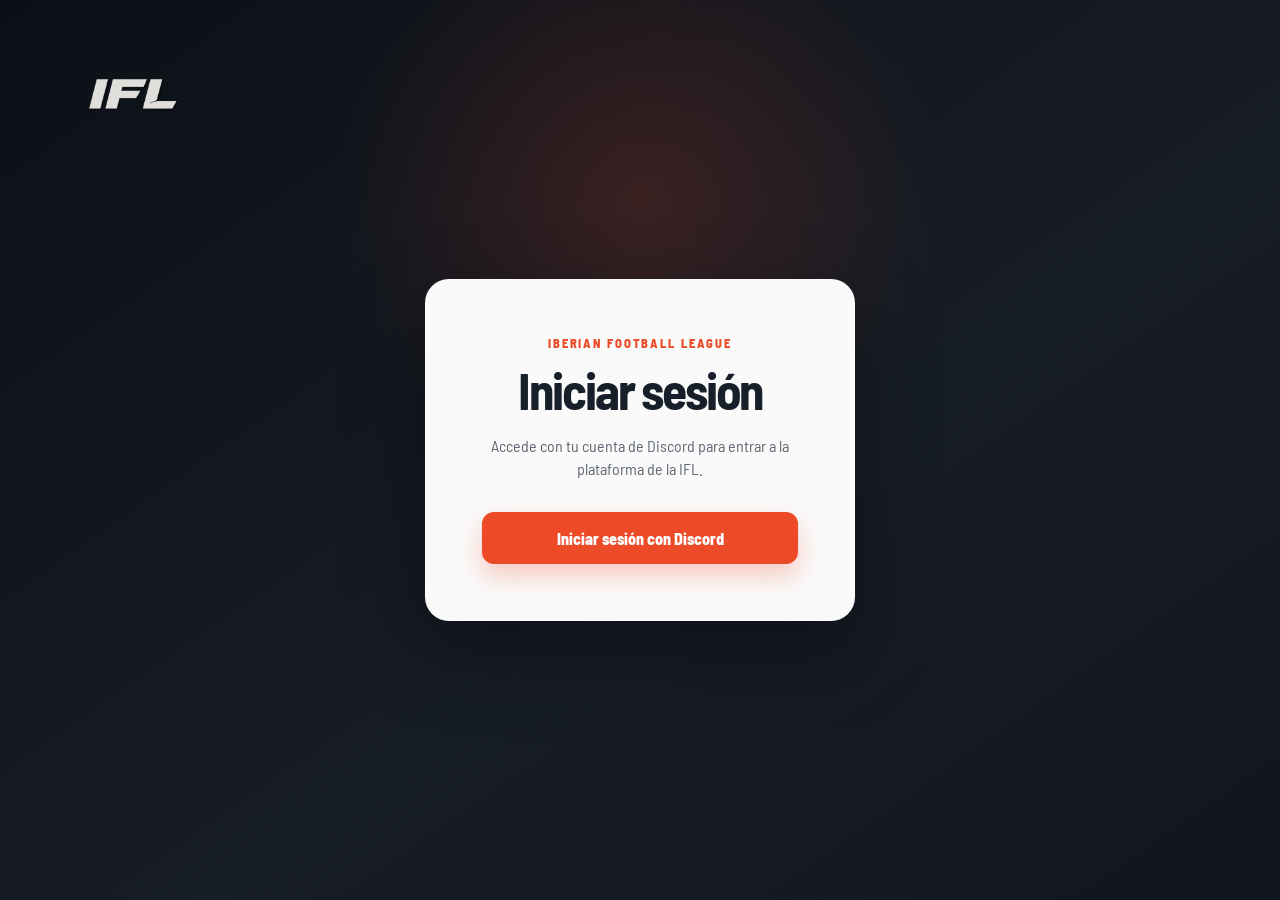
<file: index.html>
<!doctype html>
<html lang="es">
<head>
  <meta charset="utf-8">
  <meta name="viewport" content="width=device-width, initial-scale=1">
  <link rel="preconnect" href="https://fonts.googleapis.com">
  <link rel="preconnect" href="https://fonts.gstatic.com" crossorigin>
  <link href="https://fonts.googleapis.com/css2?family=Barlow+Semi+Condensed:wght@500;600;700;800&display=swap" rel="stylesheet">
  <meta name="description" content="Sigue las competiciones, clubes, calendario y noticias oficiales de la Iberian Football League.">
  <meta name="theme-color" content="#12161d">
  <link rel="icon" type="image/svg+xml" href="favicon.svg">
  <title>Iberian Football League</title>
  <script>
    (() => {
      try {
        const session = JSON.parse(localStorage.getItem("ifl-2-discord-session") || "null");
        if (session?.access_token) document.documentElement.dataset.iflHasSession = "true";
      } catch (_) {}
    })();
  </script>
  <link rel="stylesheet" href="css/styles.css?v=54">
</head>
<body data-authenticated="booting">
  <section class="auth-screen" id="auth-screen" aria-labelledby="auth-screen-title">
    <div class="auth-screen__stadium" aria-hidden="true"></div>
    <div class="auth-screen__mark" aria-hidden="true"><img src="logo" alt=""></div>
    <div class="auth-screen__card">
      <span class="auth-screen__eyebrow">Iberian Football League</span>
      <h1 id="auth-screen-title">Iniciar sesión</h1>
      <p>Accede con tu cuenta de Discord para entrar a la plataforma de la IFL.</p>
      <button class="auth-screen__button" id="primary-discord-login" type="button">
        <span class="auth-screen__discord-icon" aria-hidden="true">◉</span>
        Iniciar sesión con Discord
      </button>
    </div>
  </section>

  <div class="site-shell" id="site-shell">
  <!-- Navegación inicial de IFL 2.0; las secciones se añadirán progresivamente. -->
  <header class="site-header">
    <nav class="main-nav" aria-label="Navegación principal">
      <a class="brand" href="index.html" aria-label="Iberian Football League, inicio">
        <img class="brand-logo" src="logo" alt="Logo de Iberian Football League" width="120" height="72">
      </a>

      <details class="mobile-menu">
        <summary aria-label="Abrir menú de navegación">
          <span class="menu-icon" aria-hidden="true"><span></span><span></span><span></span></span>
          <span>Menú</span>
        </summary>
        <div class="mobile-menu-panel">
          <a class="nav-link is-active" href="index.html" aria-current="page">Inicio</a>
          <a class="nav-link" href="calendario.html">Calendario</a>
          <a class="nav-link" href="clasificacion.html">Clasificación</a>
            <a class="nav-link" href="estadios.html">Estadios</a>
            <a class="nav-link" href="buscar.html">Buscar</a>
            <a class="nav-link" href="mercado.html">Mercado</a>
            </div>
      </details>

      <div class="desktop-menu">
        <a class="nav-link is-active" href="index.html" aria-current="page">Inicio</a>
        <a class="nav-link" href="calendario.html">Calendario</a>
        <a class="nav-link" href="clasificacion.html">Clasificación</a>
            <a class="nav-link" href="estadios.html">Estadios</a>
            <a class="nav-link" href="buscar.html">Buscar</a>
            <a class="nav-link" href="mercado.html">Mercado</a>
            <details class="profile-menu">
          <summary class="profile-trigger" aria-label="Abrir menú de perfil">
            <span class="profile-avatar" aria-hidden="true"></span>
          </summary>
          <div class="profile-panel" aria-label="Opciones de perfil">
            <button class="profile-option profile-login-option" type="button"><span class="profile-option-content"><svg class="profile-option-icon" viewBox="0 0 24 24" fill="none" stroke="currentColor" stroke-width="1.8" stroke-linecap="round" stroke-linejoin="round" aria-hidden="true"><path d="M10 17l5-5-5-5"/><path d="M15 12H3"/><path d="M12 3h6a2 2 0 0 1 2 2v14a2 2 0 0 1-2 2h-6"/></svg><span>Iniciar sesión con Discord</span></span></button>
            <a class="profile-option" href="perfil.html"><span class="profile-option-content"><svg class="profile-option-icon" viewBox="0 0 24 24" fill="none" stroke="currentColor" stroke-width="1.8" stroke-linecap="round" stroke-linejoin="round" aria-hidden="true"><circle cx="12" cy="8" r="3.5"/><path d="M5 20c.6-3.5 3.2-5.5 7-5.5s6.4 2 7 5.5"/></svg><span>Mi perfil</span></span></a>
            <a class="profile-option" href="miclub.html"><span class="profile-option-content"><svg class="profile-option-icon" viewBox="0 0 24 24" fill="none" stroke="currentColor" stroke-width="1.8" stroke-linecap="round" stroke-linejoin="round" aria-hidden="true"><path d="M12 21s7-3.5 7-9V5l-7-2-7 2v7c0 5.5 7 9 7 9Z"/><path d="m12 7 1.2 2.5 2.8.4-2 2 .5 2.8-2.5-1.3-2.5 1.3.5-2.8-2-2 2.8-.4L12 7Z"/></svg><span>Mi club</span></span></a>
            <button class="profile-option" type="button" disabled><span class="profile-option-content"><svg class="profile-option-icon" viewBox="0 0 24 24" fill="none" stroke="currentColor" stroke-width="1.8" stroke-linecap="round" stroke-linejoin="round" aria-hidden="true"><circle cx="12" cy="12" r="3"/><path d="m19.4 15 .1.1 1.1.9-1.2 2.1-1.4-.5a7.8 7.8 0 0 1-1.6.9l-.3 1.5h-2.4l-.3-1.5a7.8 7.8 0 0 1-1.6-.9l-1.4.5-1.2-2.1 1.1-.9a7 7 0 0 1 0-1.9l-1.1-.9 1.2-2.1 1.4.5a7.8 7.8 0 0 1 1.6-.9l.3-1.5h2.4l.3 1.5a7.8 7.8 0 0 1 1.6.9l1.4-.5 1.2 2.1-1.1.9a7 7 0 0 1-.1 1.8Z" transform="translate(-1 -1) scale(1.08)"/></svg><span>Ajustes</span></span></button>
            <a class="profile-option fantasy-menu-option" href="fantasy.html"><span class="profile-option-content"><svg class="profile-option-icon" viewBox="0 0 24 24" fill="none" stroke="currentColor" stroke-width="1.8" stroke-linecap="round" stroke-linejoin="round" aria-hidden="true"><path d="M8 21h8M12 17v4M7 4h10l2 5a7 7 0 0 1-14 0l2-5Z"/><path d="M5 9H3a3 3 0 0 0 3 4M19 9h2a3 3 0 0 1-3 4M9 8h6"/></svg><span>IFL Fantasy</span></span></a>
            <button class="profile-option" type="button" disabled><span class="profile-option-content"><svg class="profile-option-icon" viewBox="0 0 24 24" fill="none" stroke="currentColor" stroke-width="1.8" stroke-linecap="round" stroke-linejoin="round" aria-hidden="true"><path d="M10 17l5-5-5-5"/><path d="M15 12H3"/><path d="M12 3h6a2 2 0 0 1 2 2v14a2 2 0 0 1-2 2h-6"/></svg><span>Cerrar sesión</span></span></button>
            <div class="profile-divider" role="separator"></div>
            <button class="profile-option profile-option-admin" type="button" disabled><span class="profile-option-content"><svg class="profile-option-icon" viewBox="0 0 24 24" fill="none" stroke="currentColor" stroke-width="1.8" stroke-linecap="round" stroke-linejoin="round" aria-hidden="true"><path d="M12 22s8-4 8-11V5l-8-3-8 3v6c0 7 8 11 8 11Z"/><path d="m9 12 2 2 4-4"/></svg><span>Admin Panel</span></span></button>
          </div>
        </details>
      </div>

      <details class="profile-menu mobile-profile-menu">
        <summary class="profile-trigger" aria-label="Abrir menú de perfil">
          <span class="profile-avatar" aria-hidden="true"></span>
        </summary>
        <div class="profile-panel" aria-label="Opciones de perfil">
          <button class="profile-option profile-login-option" type="button"><span class="profile-option-content"><svg class="profile-option-icon" viewBox="0 0 24 24" fill="none" stroke="currentColor" stroke-width="1.8" stroke-linecap="round" stroke-linejoin="round" aria-hidden="true"><path d="M10 17l5-5-5-5"/><path d="M15 12H3"/><path d="M12 3h6a2 2 0 0 1 2 2v14a2 2 0 0 1-2 2h-6"/></svg><span>Iniciar sesión con Discord</span></span></button>
          <a class="profile-option" href="perfil.html"><span class="profile-option-content"><svg class="profile-option-icon" viewBox="0 0 24 24" fill="none" stroke="currentColor" stroke-width="1.8" stroke-linecap="round" stroke-linejoin="round" aria-hidden="true"><circle cx="12" cy="8" r="3.5"/><path d="M5 20c.6-3.5 3.2-5.5 7-5.5s6.4 2 7 5.5"/></svg><span>Mi perfil</span></span></a>
          <button class="profile-option" type="button" disabled><span class="profile-option-content"><svg class="profile-option-icon" viewBox="0 0 24 24" fill="none" stroke="currentColor" stroke-width="1.8" stroke-linecap="round" stroke-linejoin="round" aria-hidden="true"><path d="M12 21s7-3.5 7-9V5l-7-2-7 2v7c0 5.5 7 9 7 9Z"/><path d="m12 7 1.2 2.5 2.8.4-2 2 .5 2.8-2.5-1.3-2.5 1.3.5-2.8-2-2 2.8-.4L12 7Z"/></svg><span>Mi club</span></span></button>
          <button class="profile-option" type="button" disabled><span class="profile-option-content"><svg class="profile-option-icon" viewBox="0 0 24 24" fill="none" stroke="currentColor" stroke-width="1.8" stroke-linecap="round" stroke-linejoin="round" aria-hidden="true"><circle cx="12" cy="12" r="3"/><path d="m19.4 15 .1.1 1.1.9-1.2 2.1-1.4-.5a7.8 7.8 0 0 1-1.6.9l-.3 1.5h-2.4l-.3-1.5a7.8 7.8 0 0 1-1.6-.9l-1.4.5-1.2-2.1 1.1-.9a7 7 0 0 1 0-1.9l-1.1-.9 1.2-2.1 1.4.5a7.8 7.8 0 0 1 1.6-.9l.3-1.5h2.4l.3 1.5a7.8 7.8 0 0 1 1.6.9l1.4-.5 1.2 2.1-1.1.9a7 7 0 0 1-.1 1.8Z" transform="translate(-1 -1) scale(1.08)"/></svg><span>Ajustes</span></span></button>
          <a class="profile-option fantasy-menu-option" href="fantasy.html"><span class="profile-option-content"><svg class="profile-option-icon" viewBox="0 0 24 24" fill="none" stroke="currentColor" stroke-width="1.8" stroke-linecap="round" stroke-linejoin="round" aria-hidden="true"><path d="M8 21h8M12 17v4M7 4h10l2 5a7 7 0 0 1-14 0l2-5Z"/><path d="M5 9H3a3 3 0 0 0 3 4M19 9h2a3 3 0 0 1-3 4M9 8h6"/></svg><span>IFL Fantasy</span></span></a>
            <button class="profile-option" type="button" disabled><span class="profile-option-content"><svg class="profile-option-icon" viewBox="0 0 24 24" fill="none" stroke="currentColor" stroke-width="1.8" stroke-linecap="round" stroke-linejoin="round" aria-hidden="true"><path d="M10 17l5-5-5-5"/><path d="M15 12H3"/><path d="M12 3h6a2 2 0 0 1 2 2v14a2 2 0 0 1-2 2h-6"/></svg><span>Cerrar sesión</span></span></button>
          <div class="profile-divider" role="separator"></div>
          <button class="profile-option profile-option-admin" type="button" disabled><span class="profile-option-content"><svg class="profile-option-icon" viewBox="0 0 24 24" fill="none" stroke="currentColor" stroke-width="1.8" stroke-linecap="round" stroke-linejoin="round" aria-hidden="true"><path d="M12 22s8-4 8-11V5l-8-3-8 3v6c0 7 8 11 8 11Z"/><path d="m9 12 2 2 4-4"/></svg><span>Admin Panel</span></span></button>
        </div>
      </details>
    </nav>
  </header>

  <main id="contenido">
    <section class="home-hero" aria-labelledby="home-hero-title">
      <div class="home-hero__lines" aria-hidden="true"></div>
      <div class="home-hero__content">
        <span class="home-hero__eyebrow">IBERIAN FOOTBALL LEAGUE</span>
        <h1 id="home-hero-title">Bienvenido a la IFL</h1>
        <p>El punto de encuentro de la competición, los clubes y toda la comunidad de la Iberian Football League.</p>
        <div class="home-hero__stats" aria-label="Estadísticas de la IFL">
          <div class="home-hero__stat">
            <strong>—</strong>
            <span>Clubes</span>
          </div>
          <div class="home-hero__stat">
            <strong>—</strong>
            <span>Goles</span>
          </div>
          <div class="home-hero__stat">
            <strong>—</strong>
            <span>Partidos jugados</span>
          </div>
          <div class="home-hero__stat">
            <strong>3</strong>
            <span>Competiciones</span>
          </div>
        </div>
      </div>
      <div class="home-hero__video" aria-label="Espacio reservado para el vídeo de la IFL">
        <div class="home-hero__video-screen">
          <span class="home-hero__video-topline"><img src="logo" alt=""> <span>MEDIA</span></span>
          <span class="home-hero__video-play" aria-hidden="true"></span>
          <span class="home-hero__video-label">Contenido próximamente</span>
        </div>
      </div>
    </section>

    <section class="home-section" aria-labelledby="matches-title">
      <div class="home-section__heading">
        <span class="section-kicker">COMPETICIÓN</span>
        <h2 id="matches-title">Próximos partidos</h2>
      </div>
      <div class="empty-state" role="status">
        <span class="empty-state__icon" aria-hidden="true">＋</span>
        <h3>No hay partidos configurados</h3>
        <p>Cuando se publique el calendario, aquí aparecerán los próximos encuentros.</p>
      </div>
    </section>

    <section class="home-section home-section--news" aria-labelledby="news-title">
      <div class="home-section__heading">
        <span class="section-kicker">ACTUALIDAD</span>
        <h2 id="news-title">Últimas noticias</h2>
      </div>
      <div class="empty-state" role="status">
        <span class="empty-state__icon" aria-hidden="true">＋</span>
        <h3>No hay noticias</h3>
        <p>Cuando se publique una noticia, aparecerá aquí.</p>
      </div>
    </section>

    <section class="home-section home-section--player" aria-labelledby="player-title">
      <div class="home-section__heading">
        <span class="section-kicker">RECONOCIMIENTO</span>
        <h2 id="player-title">Jugador de la jornada</h2>
      </div>
      <div class="empty-state" role="status">
        <span class="empty-state__icon" aria-hidden="true">＋</span>
        <h3>No hay jugador de la jornada</h3>
        <p>Cuando se seleccione un jugador, aparecerá aquí.</p>
      </div>
    </section>
  </main>

  <section class="community-cta" aria-labelledby="community-title">
    <div>
      <span class="community-cta__kicker">COMUNIDAD IFL</span>
      <h2 id="community-title">Forma parte de la liga</h2>
      <p>Únete a la comunidad oficial y mantente al día de todas las novedades.</p>
    </div>
    <span class="community-cta__button community-cta__button--pending" title="Enlace de invitación oficial pendiente de configurar">Discord oficial · enlace pendiente</span>
  </section>

  <footer class="site-footer">
    <div class="site-footer__main">
      <a class="site-footer__brand" href="index.html" aria-label="Iberian Football League, inicio">
        <img src="logo" alt="Logo de Iberian Football League">
        <span>Iberian Football League</span>
      </a>
      <nav class="site-footer__links" aria-label="Enlaces del pie de página">
        <a href="index.html">Inicio</a>
        <a href="calendario.html">Calendario</a>
        <a href="clasificacion.html">Clasificación</a>
      </nav>
      <div class="site-footer__status">
        <span class="status-dot" aria-hidden="true"></span>
        <span>Información oficial IFL</span>
      </div>
    </div>
    <div class="site-footer__bottom">
      <span>© 2026 Iberian Football League</span>
      <span>IFL · Roblox Football League</span>
    </div>
  </footer>
  </div>

  <script>
    (() => {
      const SUPABASE_URL = "https://boazhychmpxeuplyxzsi.supabase.co";
      const SUPABASE_PUBLISHABLE_KEY = "sb_publishable_C_iRhldD-coePRVqcNDCGA_oGIA1u3d";
      const STORAGE_KEY = "ifl-2-discord-session";
      const loginOptions = [...document.querySelectorAll(".profile-login-option, #primary-discord-login")];
      const logoutOptions = [...document.querySelectorAll(".profile-option")].filter((option) => option.textContent.trim() === "Cerrar sesión");

      // Punto de conexión preparado para el futuro selector de estadios del Admin Panel.
      window.IFLAuth = {
        setStadiumBackground(imageUrl) {
          const authScreen = document.getElementById("auth-screen");
          if (!authScreen || typeof imageUrl !== "string" || !(imageUrl.startsWith("https://") || imageUrl.startsWith("http://"))) return;
          const safeUrl = imageUrl.replaceAll('"', "").replaceAll("\\n", "").replaceAll("\\r", "");
          authScreen.style.setProperty("--auth-stadium-image", 'url("' + safeUrl + '")');
          authScreen.classList.add("has-stadium-background");
        }
      };

      function userName(user) {
        return user?.user_metadata?.full_name || user?.user_metadata?.global_name || user?.user_metadata?.name || "Usuario de Discord";
      }

      function setAuthState(user) {
        document.body.dataset.authenticated = user ? "true" : "false";
        const authScreen = document.getElementById("auth-screen");
        if (authScreen) authScreen.hidden = Boolean(user);
        loginOptions.forEach((option) => {
          option.textContent = "Iniciar sesión con Discord";
          option.hidden = Boolean(user);
          option.disabled = Boolean(user);
        });
        logoutOptions.forEach((option) => { option.disabled = !user; });

        const avatarUrl = user?.user_metadata?.avatar_url || user?.user_metadata?.picture || "";
        document.querySelectorAll(".profile-avatar").forEach((avatar) => {
          avatar.classList.remove("has-discord-avatar");
          avatar.style.backgroundImage = "";
          if (avatarUrl) {
            try {
              const parsed = new URL(avatarUrl);
              if (parsed.protocol === "https:") {
                avatar.style.backgroundImage = "url(" + JSON.stringify(parsed.href) + ")";
                avatar.classList.add("has-discord-avatar");
              }
            } catch (_) {}
          }
        });
        document.querySelectorAll(".profile-trigger").forEach((trigger) => {
          trigger.title = user ? "Perfil de Discord" : "Iniciar sesión con Discord";
        });
      }

      function saveSession(payload) {
        localStorage.setItem(STORAGE_KEY, JSON.stringify(payload));
      }

      function readSession() {
        try { return JSON.parse(localStorage.getItem(STORAGE_KEY) || "null"); } catch (_) { return null; }
      }

      async function loadUser(accessToken) {
        const response = await fetch(SUPABASE_URL + "/auth/v1/user", {
          headers: { apikey: SUPABASE_PUBLISHABLE_KEY, Authorization: "Bearer " + accessToken }
        });
        if (!response.ok) throw new Error("Sesión no válida");
        return response.json();
      }

      async function refreshSession(refreshToken) {
        const response = await fetch(SUPABASE_URL + "/auth/v1/token?grant_type=refresh_token", {
          method: "POST",
          headers: { apikey: SUPABASE_PUBLISHABLE_KEY, "Content-Type": "application/json" },
          body: JSON.stringify({ refresh_token: refreshToken })
        });
        if (!response.ok) throw new Error("No se pudo renovar la sesión");
        const payload = await response.json();
        const user = await loadUser(payload.access_token);
        saveSession({ ...payload, user });
        return user;
      }

      async function restoreSession() {
        const params = new URLSearchParams(window.location.hash.slice(1));
        const accessToken = params.get("access_token");
        const refreshToken = params.get("refresh_token");
        if (accessToken) {
          // Mostrar la web en cuanto vuelve Discord y validar el token en segundo plano.
          setAuthState({});
          history.replaceState({}, document.title, window.location.pathname + window.location.search);
          try {
            const user = await loadUser(accessToken);
            saveSession({ access_token: accessToken, refresh_token: refreshToken, user });
            setAuthState(user);
            return;
          } catch (error) {
            console.warn("[IFL 2.0] No se pudo validar la sesión OAuth:", error);
            localStorage.removeItem(STORAGE_KEY);
            setAuthState(null);
            return;
          }
        }

        const stored = readSession();
        if (!stored?.access_token) return setAuthState(null);

        // La sesión guardada se pinta inmediatamente; la comprobación no bloquea la interfaz.
        setAuthState(stored.user || {});
        try {
          const user = await loadUser(stored.access_token);
          saveSession({ ...stored, user });
          setAuthState(user);
        } catch (_) {
          try {
            const user = stored.refresh_token ? await refreshSession(stored.refresh_token) : null;
            if (!user) throw new Error("No hay token de renovación");
            setAuthState(user);
          } catch (__) {
            localStorage.removeItem(STORAGE_KEY);
            setAuthState(null);
          }
        }
      }

      function signIn() {
        const redirectTo = "https://iberianfootballleague.github.io/IFL-2.0/";
        const url = SUPABASE_URL + "/auth/v1/authorize?provider=discord&redirect_to=" + encodeURIComponent(redirectTo);
        window.location.assign(url);
      }

      async function signOut() {
        const stored = readSession();
        if (stored?.access_token) {
          await fetch(SUPABASE_URL + "/auth/v1/logout", {
            method: "POST",
            headers: { apikey: SUPABASE_PUBLISHABLE_KEY, Authorization: "Bearer " + stored.access_token }
          }).catch(() => {});
        }
        localStorage.removeItem(STORAGE_KEY);
        setAuthState(null);
      }

      loginOptions.forEach((option) => option.addEventListener("click", signIn));
      logoutOptions.forEach((option) => option.addEventListener("click", signOut));
      restoreSession();
    })();
  </script>
  <script src="js/ifl-data.js" defer></script>
  <script src="js/site-content.js" defer></script>
  <script src="js/home-extras.js?v=1" defer></script>
  <script src="js/site-preferences.js?v=1" defer></script>
</body>
</html>
</file>
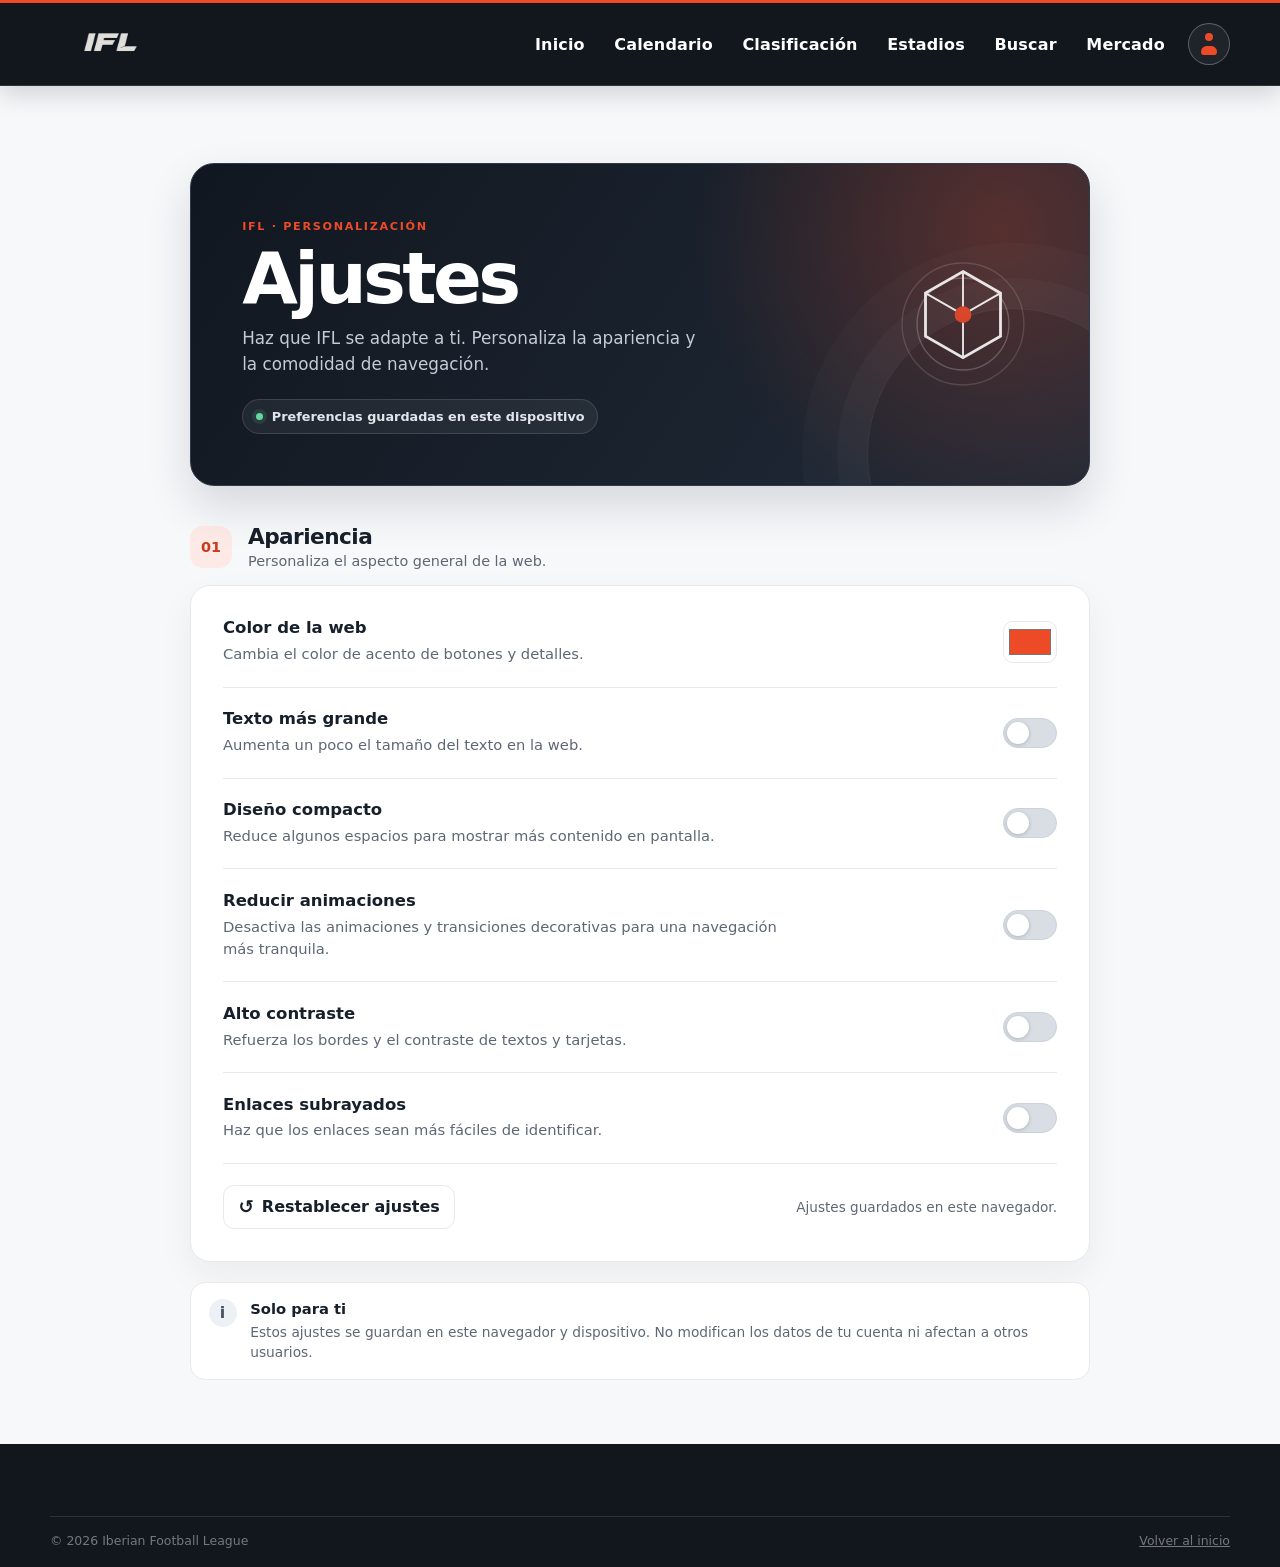
<file: ajustes.html>
<!doctype html>
<html lang="es">
<head>
<meta charset="utf-8"><meta name="viewport" content="width=device-width,initial-scale=1">
<meta name="theme-color" content="#12161d"><meta name="description" content="Personaliza tu experiencia en la web de Iberian Football League.">
<link rel="icon" type="image/svg+xml" href="favicon.svg"><link rel="stylesheet" href="css/styles.css?v=56"><link rel="stylesheet" href="css/mi-club.css?v=2">
<title>Ajustes · Iberian Football League</title>
</head>
<body><div class="site-shell">
<header class="site-header"><nav class="main-nav" aria-label="Navegación principal">
<a class="brand" href="index.html" aria-label="IFL Inicio"><img class="brand-logo" src="logo" alt="Logo IFL" width="120" height="72"></a>
<details class="mobile-menu"><summary aria-label="Abrir menú"><span class="menu-icon" aria-hidden="true"><span></span><span></span><span></span></span><span>Menú</span></summary><div class="mobile-menu-panel"><a class="nav-link" href="index.html">Inicio</a><a class="nav-link" href="calendario.html">Calendario</a><a class="nav-link" href="clasificacion.html">Clasificación</a><a class="nav-link" href="estadios.html">Estadios</a><a class="nav-link" href="buscar.html">Buscar</a><a class="nav-link" href="mercado.html">Mercado</a></div></details>
<div class="desktop-menu"><a class="nav-link" href="index.html">Inicio</a><a class="nav-link" href="calendario.html">Calendario</a><a class="nav-link" href="clasificacion.html">Clasificación</a><a class="nav-link" href="estadios.html">Estadios</a><a class="nav-link" href="buscar.html">Buscar</a><a class="nav-link" href="mercado.html">Mercado</a>
<details class="profile-menu"><summary class="profile-trigger" aria-label="Abrir menú de perfil"><span class="profile-avatar" aria-hidden="true"></span></summary><div class="profile-panel" aria-label="Opciones de perfil">
<a class="profile-option" href="perfil.html"><span class="profile-option-content"><span>Mi perfil</span></span></a><a class="profile-option" href="miclub.html"><span class="profile-option-content"><span>Mi club</span></span></a><a class="profile-option" href="ajustes.html"><span class="profile-option-content"><span>Ajustes</span></span></a><a class="profile-option" href="fantasy.html"><span class="profile-option-content"><span>IFL Fantasy</span></span></a></div></details></div>
<details class="profile-menu mobile-profile-menu"><summary class="profile-trigger" aria-label="Abrir menú de perfil"><span class="profile-avatar" aria-hidden="true"></span></summary><div class="profile-panel" aria-label="Opciones de perfil"><a class="profile-option" href="perfil.html"><span class="profile-option-content"><span>Mi perfil</span></span></a><a class="profile-option" href="miclub.html"><span class="profile-option-content"><span>Mi club</span></span></a><a class="profile-option" href="ajustes.html"><span class="profile-option-content"><span>Ajustes</span></span></a><a class="profile-option" href="fantasy.html"><span class="profile-option-content"><span>IFL Fantasy</span></span></a></div></details>
</nav></header>
<main class="settings-page"><section class="settings-hero"><div class="settings-hero__copy"><span class="club-eyebrow">IFL · PERSONALIZACIÓN</span><h1>Ajustes</h1><p>Haz que IFL se adapte a ti. Personaliza la apariencia y la comodidad de navegación.</p><span class="settings-hero__note"><span class="settings-live-dot"></span> Preferencias guardadas en este dispositivo</span></div><div class="settings-hero__art" aria-hidden="true"><svg viewBox="0 0 160 160" fill="none"><circle cx="80" cy="80" r="65" stroke="currentColor" stroke-opacity=".16" stroke-width="1.5"/><circle cx="80" cy="80" r="49" stroke="currentColor" stroke-opacity=".25" stroke-width="1.5"/><path d="M80 24 120 47v46l-40 23-40-23V47L80 24Z" stroke="currentColor" stroke-width="3"/><path d="m80 24 0 46m40-23-40 23-40-23m40 23v46" stroke="currentColor" stroke-width="2"/><circle cx="80" cy="70" r="9" fill="var(--color-brand)"/></svg></div></section>
<div class="settings-section-label"><span>01</span><div><h2>Apariencia</h2><p>Personaliza el aspecto general de la web.</p></div></div><section class="settings-card"><div class="settings-row"><div><h2>Color de la web</h2><p>Cambia el color de acento de botones y detalles.</p></div><label class="settings-color"><span class="sr-only">Color de acento</span><input id="pref-accent" type="color" value="#ed4a28"></label></div>
<div class="settings-row"><div><h2>Texto más grande</h2><p>Aumenta un poco el tamaño del texto en la web.</p></div><label class="settings-switch"><input id="pref-large-text" type="checkbox"><span>Activar</span></label></div>
<div class="settings-row"><div><h2>Diseño compacto</h2><p>Reduce algunos espacios para mostrar más contenido en pantalla.</p></div><label class="settings-switch"><input id="pref-compact" type="checkbox"><span>Activar</span></label></div>
<div class="settings-row"><div><h2>Reducir animaciones</h2><p>Desactiva las animaciones y transiciones decorativas para una navegación más tranquila.</p></div><label class="settings-switch"><input id="pref-motion" type="checkbox"><span>Activar</span></label></div>
<div class="settings-row"><div><h2>Alto contraste</h2><p>Refuerza los bordes y el contraste de textos y tarjetas.</p></div><label class="settings-switch"><input id="pref-contrast" type="checkbox"><span>Activar</span></label></div>
<div class="settings-row"><div><h2>Enlaces subrayados</h2><p>Haz que los enlaces sean más fáciles de identificar.</p></div><label class="settings-switch"><input id="pref-underlines" type="checkbox"><span>Activar</span></label></div>
<div class="settings-actions"><button class="settings-reset" id="pref-reset" type="button"><span aria-hidden="true">↺</span> Restablecer ajustes</button><span id="pref-status" role="status">Los cambios se aplican automáticamente.</span></div>
</section><section class="settings-info-strip"><span class="settings-info-icon" aria-hidden="true">i</span><div><strong>Solo para ti</strong><p>Estos ajustes se guardan en este navegador y dispositivo. No modifican los datos de tu cuenta ni afectan a otros usuarios.</p></div></section></main>
<footer class="site-footer"><div class="site-footer__bottom"><span>© 2026 Iberian Football League</span><a href="index.html">Volver al inicio</a></div></footer>
</div><script src="js/site-preferences.js?v=2" defer></script><script>
(() => {
const key = "ifl-site-preferences";
const defaults = { accent: "#ed4a28", largeText: false, compact: false, reduceMotion: false, highContrast: false, underlineLinks: false };
const accent = document.getElementById("pref-accent"), large = document.getElementById("pref-large-text"), compact = document.getElementById("pref-compact"), motion = document.getElementById("pref-motion"), contrast = document.getElementById("pref-contrast"), underlines = document.getElementById("pref-underlines"), status = document.getElementById("pref-status");
let prefs = { ...defaults };
try { prefs = { ...prefs, ...JSON.parse(localStorage.getItem(key) || "{}") }; } catch (_) {}
function apply() {
if (!/^#[0-9a-f]{6}$/i.test(prefs.accent || "")) prefs.accent = defaults.accent;
document.documentElement.style.setProperty("--color-brand", prefs.accent);
document.documentElement.classList.toggle("ifl-large-text", !!prefs.largeText);
document.documentElement.classList.toggle("ifl-compact", !!prefs.compact);
document.documentElement.classList.toggle("ifl-reduce-motion", !!prefs.reduceMotion);
document.documentElement.classList.toggle("ifl-high-contrast", !!prefs.highContrast);
document.documentElement.classList.toggle("ifl-underline-links", !!prefs.underlineLinks);
accent.value = prefs.accent; large.checked = !!prefs.largeText; compact.checked = !!prefs.compact; motion.checked = !!prefs.reduceMotion; contrast.checked = !!prefs.highContrast; underlines.checked = !!prefs.underlineLinks;
try { localStorage.setItem(key, JSON.stringify(prefs)); status.textContent = "Ajustes guardados en este navegador."; } catch (_) { status.textContent = "No se pudieron guardar los ajustes del navegador."; }
}
accent.addEventListener("input", () => { prefs.accent = accent.value; apply(); });
large.addEventListener("change", () => { prefs.largeText = large.checked; apply(); });
compact.addEventListener("change", () => { prefs.compact = compact.checked; apply(); });
motion.addEventListener("change", () => { prefs.reduceMotion = motion.checked; apply(); });
contrast.addEventListener("change", () => { prefs.highContrast = contrast.checked; apply(); });
underlines.addEventListener("change", () => { prefs.underlineLinks = underlines.checked; apply(); });
document.getElementById("pref-reset").addEventListener("click", () => { prefs = { ...defaults }; apply(); });
apply();
})();
</script></body></html>
</file>
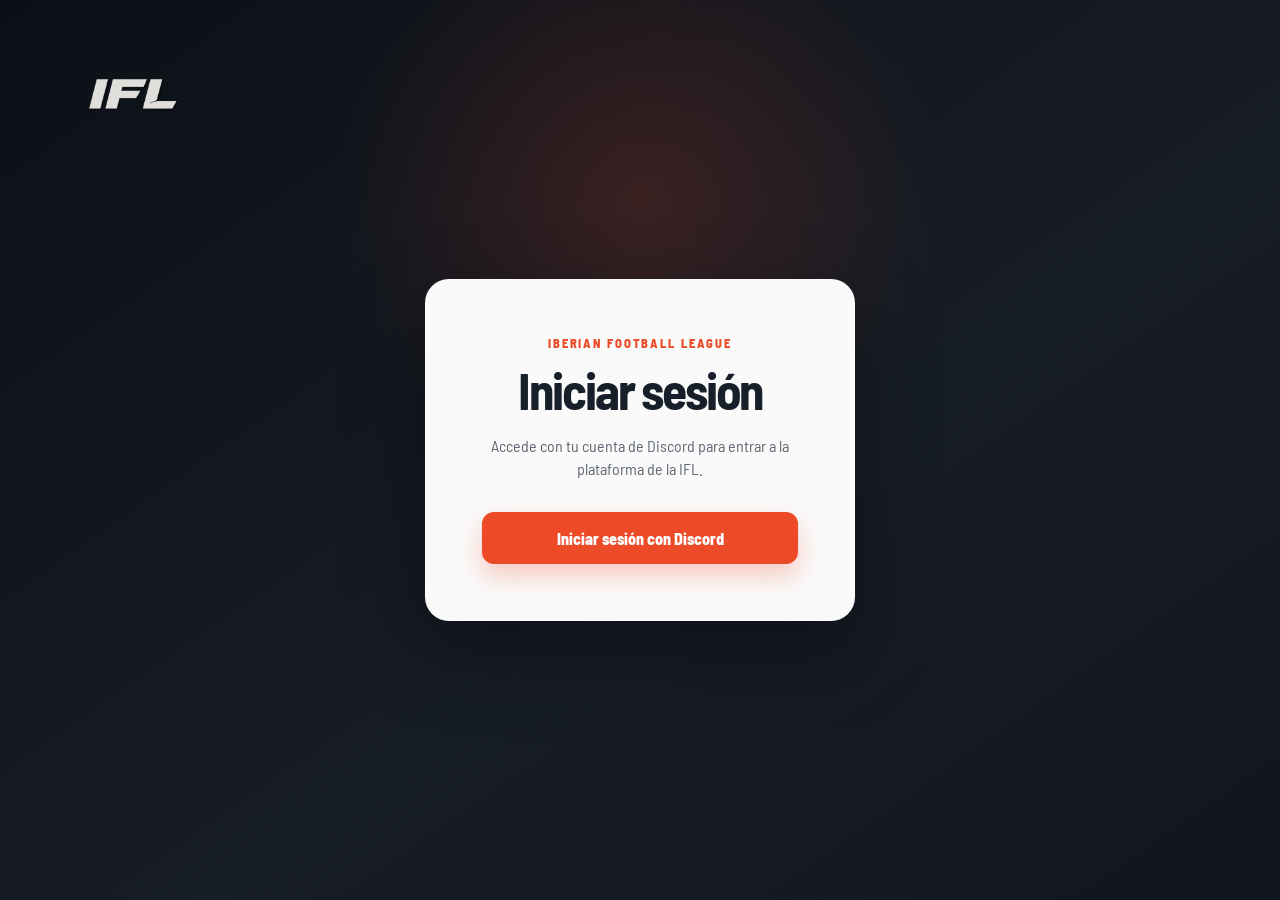
<file: buscar.html>
<!doctype html>
<html lang="es">
<head>
  <meta charset="utf-8">
  <meta name="viewport" content="width=device-width, initial-scale=1">
  <link rel="preconnect" href="https://fonts.googleapis.com">
  <link rel="preconnect" href="https://fonts.gstatic.com" crossorigin>
  <link href="https://fonts.googleapis.com/css2?family=Barlow+Semi+Condensed:wght@500;600;700;800&display=swap" rel="stylesheet">
  <meta name="description" content="Sigue las competiciones, clubes, calendario y noticias oficiales de la Iberian Football League.">
  <meta name="theme-color" content="#12161d">
  <link rel="icon" type="image/svg+xml" href="favicon.svg">
  <title>Buscar · Iberian Football League</title>
  <script>
    (() => {
      try {
        const session = JSON.parse(localStorage.getItem("ifl-2-discord-session") || "null");
        if (session?.access_token) document.documentElement.dataset.iflHasSession = "true";
      } catch (_) {}
    })();
  </script>
  <link rel="stylesheet" href="css/styles.css?v=54">
</head>
<body data-authenticated="booting">
  <section class="auth-screen" id="auth-screen" aria-labelledby="auth-screen-title">
    <div class="auth-screen__stadium" aria-hidden="true"></div>
    <div class="auth-screen__mark" aria-hidden="true"><img src="logo" alt=""></div>
    <div class="auth-screen__card">
      <span class="auth-screen__eyebrow">Iberian Football League</span>
      <h1 id="auth-screen-title">Iniciar sesión</h1>
      <p>Accede con tu cuenta de Discord para entrar a la plataforma de la IFL.</p>
      <button class="auth-screen__button" id="primary-discord-login" type="button">
        <span class="auth-screen__discord-icon" aria-hidden="true">◉</span>
        Iniciar sesión con Discord
      </button>
    </div>
  </section>

  <div class="site-shell" id="site-shell">
  <!-- Navegación inicial de IFL 2.0; las secciones se añadirán progresivamente. -->
  <header class="site-header">
    <nav class="main-nav" aria-label="Navegación principal">
      <a class="brand" href="index.html" aria-label="Iberian Football League, inicio">
        <img class="brand-logo" src="logo" alt="Logo de Iberian Football League" width="120" height="72">
      </a>

      <details class="mobile-menu">
        <summary aria-label="Abrir menú de navegación">
          <span class="menu-icon" aria-hidden="true"><span></span><span></span><span></span></span>
          <span>Menú</span>
        </summary>
        <div class="mobile-menu-panel">
          <a class="nav-link" href="index.html">Inicio</a>
          <a class="nav-link" href="calendario.html">Calendario</a>
          <a class="nav-link" href="clasificacion.html">Clasificación</a>
            <a class="nav-link" href="estadios.html">Estadios</a>
            <a class="nav-link is-active" href="buscar.html" aria-current="page">Buscar</a>
            <a class="nav-link" href="mercado.html">Mercado</a>
            </div>
      </details>

      <div class="desktop-menu">
        <a class="nav-link" href="index.html">Inicio</a>
        <a class="nav-link" href="calendario.html">Calendario</a>
        <a class="nav-link" href="clasificacion.html">Clasificación</a>
            <a class="nav-link" href="estadios.html">Estadios</a>
            <a class="nav-link is-active" href="buscar.html" aria-current="page">Buscar</a>
            <a class="nav-link" href="mercado.html">Mercado</a>
undefined            <details class="profile-menu">
          <summary class="profile-trigger" aria-label="Abrir menú de perfil">
            <span class="profile-avatar" aria-hidden="true"></span>
          </summary>
          <div class="profile-panel" aria-label="Opciones de perfil">
            <button class="profile-option profile-login-option" type="button"><span class="profile-option-content"><svg class="profile-option-icon" viewBox="0 0 24 24" fill="none" stroke="currentColor" stroke-width="1.8" stroke-linecap="round" stroke-linejoin="round" aria-hidden="true"><path d="M10 17l5-5-5-5"/><path d="M15 12H3"/><path d="M12 3h6a2 2 0 0 1 2 2v14a2 2 0 0 1-2 2h-6"/></svg><span>Iniciar sesión con Discord</span></span></button>
            <button class="profile-option" type="button" disabled><span class="profile-option-content"><svg class="profile-option-icon" viewBox="0 0 24 24" fill="none" stroke="currentColor" stroke-width="1.8" stroke-linecap="round" stroke-linejoin="round" aria-hidden="true"><circle cx="12" cy="8" r="3.5"/><path d="M5 20c.6-3.5 3.2-5.5 7-5.5s6.4 2 7 5.5"/></svg><span>Mi perfil</span></span></button>
            <button class="profile-option" type="button" disabled><span class="profile-option-content"><svg class="profile-option-icon" viewBox="0 0 24 24" fill="none" stroke="currentColor" stroke-width="1.8" stroke-linecap="round" stroke-linejoin="round" aria-hidden="true"><path d="M12 21s7-3.5 7-9V5l-7-2-7 2v7c0 5.5 7 9 7 9Z"/><path d="m12 7 1.2 2.5 2.8.4-2 2 .5 2.8-2.5-1.3-2.5 1.3.5-2.8-2-2 2.8-.4L12 7Z"/></svg><span>Mi club</span></span></button>
            <button class="profile-option" type="button" disabled><span class="profile-option-content"><svg class="profile-option-icon" viewBox="0 0 24 24" fill="none" stroke="currentColor" stroke-width="1.8" stroke-linecap="round" stroke-linejoin="round" aria-hidden="true"><circle cx="12" cy="12" r="3"/><path d="m19.4 15 .1.1 1.1.9-1.2 2.1-1.4-.5a7.8 7.8 0 0 1-1.6.9l-.3 1.5h-2.4l-.3-1.5a7.8 7.8 0 0 1-1.6-.9l-1.4.5-1.2-2.1 1.1-.9a7 7 0 0 1 0-1.9l-1.1-.9 1.2-2.1 1.4.5a7.8 7.8 0 0 1 1.6-.9l.3-1.5h2.4l.3 1.5a7.8 7.8 0 0 1 1.6.9l1.4-.5 1.2 2.1-1.1.9a7 7 0 0 1-.1 1.8Z" transform="translate(-1 -1) scale(1.08)"/></svg><span>Ajustes</span></span></button>
            <a class="profile-option fantasy-menu-option" href="fantasy.html"><span class="profile-option-content"><svg class="profile-option-icon" viewBox="0 0 24 24" fill="none" stroke="currentColor" stroke-width="1.8" stroke-linecap="round" stroke-linejoin="round" aria-hidden="true"><path d="M8 21h8M12 17v4M7 4h10l2 5a7 7 0 0 1-14 0l2-5Z"/><path d="M5 9H3a3 3 0 0 0 3 4M19 9h2a3 3 0 0 1-3 4M9 8h6"/></svg><span>IFL Fantasy</span></span></a>
            <button class="profile-option" type="button" disabled><span class="profile-option-content"><svg class="profile-option-icon" viewBox="0 0 24 24" fill="none" stroke="currentColor" stroke-width="1.8" stroke-linecap="round" stroke-linejoin="round" aria-hidden="true"><path d="M10 17l5-5-5-5"/><path d="M15 12H3"/><path d="M12 3h6a2 2 0 0 1 2 2v14a2 2 0 0 1-2 2h-6"/></svg><span>Cerrar sesión</span></span></button>
            <div class="profile-divider" role="separator"></div>
            <button class="profile-option profile-option-admin" type="button" disabled><span class="profile-option-content"><svg class="profile-option-icon" viewBox="0 0 24 24" fill="none" stroke="currentColor" stroke-width="1.8" stroke-linecap="round" stroke-linejoin="round" aria-hidden="true"><path d="M12 22s8-4 8-11V5l-8-3-8 3v6c0 7 8 11 8 11Z"/><path d="m9 12 2 2 4-4"/></svg><span>Admin Panel</span></span></button>
          </div>
        </details>
      </div>

      <details class="profile-menu mobile-profile-menu">
        <summary class="profile-trigger" aria-label="Abrir menú de perfil">
          <span class="profile-avatar" aria-hidden="true"></span>
        </summary>
        <div class="profile-panel" aria-label="Opciones de perfil">
          <button class="profile-option profile-login-option" type="button"><span class="profile-option-content"><svg class="profile-option-icon" viewBox="0 0 24 24" fill="none" stroke="currentColor" stroke-width="1.8" stroke-linecap="round" stroke-linejoin="round" aria-hidden="true"><path d="M10 17l5-5-5-5"/><path d="M15 12H3"/><path d="M12 3h6a2 2 0 0 1 2 2v14a2 2 0 0 1-2 2h-6"/></svg><span>Iniciar sesión con Discord</span></span></button>
          <button class="profile-option" type="button" disabled><span class="profile-option-content"><svg class="profile-option-icon" viewBox="0 0 24 24" fill="none" stroke="currentColor" stroke-width="1.8" stroke-linecap="round" stroke-linejoin="round" aria-hidden="true"><circle cx="12" cy="8" r="3.5"/><path d="M5 20c.6-3.5 3.2-5.5 7-5.5s6.4 2 7 5.5"/></svg><span>Mi perfil</span></span></button>
          <button class="profile-option" type="button" disabled><span class="profile-option-content"><svg class="profile-option-icon" viewBox="0 0 24 24" fill="none" stroke="currentColor" stroke-width="1.8" stroke-linecap="round" stroke-linejoin="round" aria-hidden="true"><path d="M12 21s7-3.5 7-9V5l-7-2-7 2v7c0 5.5 7 9 7 9Z"/><path d="m12 7 1.2 2.5 2.8.4-2 2 .5 2.8-2.5-1.3-2.5 1.3.5-2.8-2-2 2.8-.4L12 7Z"/></svg><span>Mi club</span></span></button>
          <button class="profile-option" type="button" disabled><span class="profile-option-content"><svg class="profile-option-icon" viewBox="0 0 24 24" fill="none" stroke="currentColor" stroke-width="1.8" stroke-linecap="round" stroke-linejoin="round" aria-hidden="true"><circle cx="12" cy="12" r="3"/><path d="m19.4 15 .1.1 1.1.9-1.2 2.1-1.4-.5a7.8 7.8 0 0 1-1.6.9l-.3 1.5h-2.4l-.3-1.5a7.8 7.8 0 0 1-1.6-.9l-1.4.5-1.2-2.1 1.1-.9a7 7 0 0 1 0-1.9l-1.1-.9 1.2-2.1 1.4.5a7.8 7.8 0 0 1 1.6-.9l.3-1.5h2.4l.3 1.5a7.8 7.8 0 0 1 1.6.9l1.4-.5 1.2 2.1-1.1.9a7 7 0 0 1-.1 1.8Z" transform="translate(-1 -1) scale(1.08)"/></svg><span>Ajustes</span></span></button>
          <a class="profile-option fantasy-menu-option" href="fantasy.html"><span class="profile-option-content"><svg class="profile-option-icon" viewBox="0 0 24 24" fill="none" stroke="currentColor" stroke-width="1.8" stroke-linecap="round" stroke-linejoin="round" aria-hidden="true"><path d="M8 21h8M12 17v4M7 4h10l2 5a7 7 0 0 1-14 0l2-5Z"/><path d="M5 9H3a3 3 0 0 0 3 4M19 9h2a3 3 0 0 1-3 4M9 8h6"/></svg><span>IFL Fantasy</span></span></a>
            <button class="profile-option" type="button" disabled><span class="profile-option-content"><svg class="profile-option-icon" viewBox="0 0 24 24" fill="none" stroke="currentColor" stroke-width="1.8" stroke-linecap="round" stroke-linejoin="round" aria-hidden="true"><path d="M10 17l5-5-5-5"/><path d="M15 12H3"/><path d="M12 3h6a2 2 0 0 1 2 2v14a2 2 0 0 1-2 2h-6"/></svg><span>Cerrar sesión</span></span></button>
          <div class="profile-divider" role="separator"></div>
          <button class="profile-option profile-option-admin" type="button" disabled><span class="profile-option-content"><svg class="profile-option-icon" viewBox="0 0 24 24" fill="none" stroke="currentColor" stroke-width="1.8" stroke-linecap="round" stroke-linejoin="round" aria-hidden="true"><path d="M12 22s8-4 8-11V5l-8-3-8 3v6c0 7 8 11 8 11Z"/><path d="m9 12 2 2 4-4"/></svg><span>Admin Panel</span></span></button>
        </div>
      </details>
    </nav>
  </header>

  <main class="content-page" id="contenido">
    <section class="content-section" aria-labelledby="search-title">
      <span class="section-kicker">EXPLORAR IFL</span>
      <h1 id="search-title">Buscar</h1>
      <p class="section-intro">Encuentra clubes, partidos y noticias oficiales de la liga.</p>
      <form class="ifl-search" id="ifl-search-form" role="search">
        <label class="visually-hidden" for="ifl-search-input">Buscar en la IFL</label>
        <input id="ifl-search-input" type="search" placeholder="Busca jugadores, clubes, partidos o noticias…" autocomplete="off">
        <button type="submit">Buscar</button>
      </form>
      <details class="ifl-search-filters">
        <summary><svg viewBox="0 0 24 24" fill="none" stroke="currentColor" stroke-width="1.8" stroke-linecap="round" stroke-linejoin="round" aria-hidden="true"><path d="M4 7h16M7 12h10M10 17h4"/></svg> Filtros avanzados</summary>
        <div class="ifl-search-filters__fields">
          <label>Tipo de resultado
            <select id="ifl-search-type">
              <option value="all">Todo</option><option value="Jugador">Jugadores</option><option value="Club">Clubes</option><option value="Partido">Partidos</option><option value="Estadio">Estadios</option><option value="Noticia">Noticias</option>
            </select>
          </label>
          <label>Competición
            <select id="ifl-search-competition"><option value="all">Todas las competiciones</option></select>
          </label>
          <button type="button" id="ifl-search-clear-filters">Limpiar filtros</button>
        </div>
      </details>
      <div id="ifl-search-results" class="ifl-search-results" aria-live="polite">
        <p class="empty-state__description">Escribe algo para comenzar la búsqueda.</p>
      </div>
      <section class="ifl-discovery-section ifl-recent-searches" aria-labelledby="ifl-recent-title">
        <div class="ifl-discovery-heading"><div><span class="section-kicker">ACCESO RÁPIDO</span><h2 id="ifl-recent-title">Búsquedas recientes</h2></div><button type="button" class="ifl-text-button" id="ifl-clear-recent" hidden>Borrar historial</button></div>
        <div id="ifl-recent-list" class="ifl-recent-list"><p class="ifl-discovery-empty">Tus últimas búsquedas aparecerán aquí.</p></div>
      </section>

      <section class="ifl-discovery-section ifl-featured-players" id="jugadores-destacados" aria-labelledby="ifl-featured-title">
        <div class="ifl-discovery-heading"><div><span class="section-kicker">TALENTO IFL</span><h2 id="ifl-featured-title">Jugadores destacados</h2><p>Perfiles seleccionados a partir de los datos oficiales disponibles.</p></div></div>
        <div id="ifl-featured-list" class="ifl-featured-list"><div class="ifl-discovery-empty"><strong>Jugadores pendientes de publicar</strong><span>Esta sección se completará cuando se carguen las fichas oficiales de los jugadores.</span></div></div>
      </section>

      <section class="ifl-tops" aria-labelledby="ifl-tops-title">
        <div class="ifl-tops__heading">
          <span class="section-kicker">ESTADÍSTICAS</span>
          <h2 id="ifl-tops-title">TOPS de la IFL</h2>
          <p>Consulta los líderes y récords de la competición.</p>
        </div>
        <div class="ifl-tops__list">
          <div class="ifl-top-item">
            <button class="ifl-top-button" type="button" data-top="goleadores" aria-expanded="false" aria-controls="ifl-top-panel-goleadores">
              <span class="ifl-top-button__icon" aria-hidden="true"><svg viewBox="0 0 24 24" fill="none" stroke="currentColor" stroke-width="1.7" stroke-linecap="round" stroke-linejoin="round"><circle cx="12" cy="12" r="9"/><path d="m12 7 3 2 0 4-3 2-3-2V9l3-2Z"/><path d="m9 9-3-1M15 9l3-1M9 13l-3 2M15 13l3 2M12 7V3"/></svg></span>
              <span class="ifl-top-button__copy"><strong>Máximos goleadores</strong><span>Los jugadores que más goles han marcado en la IFL.</span></span>
              <span class="ifl-top-button__status">Ver ranking</span>
              <span class="ifl-top-button__arrow" aria-hidden="true"><svg viewBox="0 0 24 24" fill="none" stroke="currentColor" stroke-width="2" stroke-linecap="round" stroke-linejoin="round"><path d="m9 18 6-6-6-6"/></svg></span>
            </button>
            <div class="ifl-top-panel" id="ifl-top-panel-goleadores" hidden aria-live="polite"></div>
          </div>
          <div class="ifl-top-item">
            <button class="ifl-top-button" type="button" data-top="partidos" aria-expanded="false" aria-controls="ifl-top-panel-partidos">
              <span class="ifl-top-button__icon" aria-hidden="true"><svg viewBox="0 0 24 24" fill="none" stroke="currentColor" stroke-width="1.7" stroke-linecap="round" stroke-linejoin="round"><rect x="3" y="4" width="18" height="17" rx="2"/><path d="M16 2v4M8 2v4M3 10h18M8 14h3M8 17h6"/></svg></span>
              <span class="ifl-top-button__copy"><strong>Más partidos jugados</strong><span>Los futbolistas con más apariciones oficiales.</span></span>
              <span class="ifl-top-button__status">Ver ranking</span>
              <span class="ifl-top-button__arrow" aria-hidden="true"><svg viewBox="0 0 24 24" fill="none" stroke="currentColor" stroke-width="2" stroke-linecap="round" stroke-linejoin="round"><path d="m9 18 6-6-6-6"/></svg></span>
            </button>
            <div class="ifl-top-panel" id="ifl-top-panel-partidos" hidden aria-live="polite"></div>
          </div>
          <div class="ifl-top-item">
            <button class="ifl-top-button" type="button" data-top="dinero" aria-expanded="false" aria-controls="ifl-top-panel-dinero">
              <span class="ifl-top-button__icon" aria-hidden="true"><svg viewBox="0 0 24 24" fill="none" stroke="currentColor" stroke-width="1.7" stroke-linecap="round" stroke-linejoin="round"><rect x="2.5" y="5" width="19" height="14" rx="2"/><circle cx="12" cy="12" r="3"/><path d="M6 9h.01M18 15h.01"/></svg></span>
              <span class="ifl-top-button__copy"><strong>Clubes con más dinero</strong><span>Los clubes con mayor presupuesto o saldo oficial.</span></span>
              <span class="ifl-top-button__status">Ver ranking</span>
              <span class="ifl-top-button__arrow" aria-hidden="true"><svg viewBox="0 0 24 24" fill="none" stroke="currentColor" stroke-width="2" stroke-linecap="round" stroke-linejoin="round"><path d="m9 18 6-6-6-6"/></svg></span>
            </button>
            <div class="ifl-top-panel" id="ifl-top-panel-dinero" hidden aria-live="polite"></div>
          </div>
          <div class="ifl-top-item">
            <button class="ifl-top-button" type="button" data-top="titulos" aria-expanded="false" aria-controls="ifl-top-panel-titulos">
              <span class="ifl-top-button__icon" aria-hidden="true"><svg viewBox="0 0 24 24" fill="none" stroke="currentColor" stroke-width="1.7" stroke-linecap="round" stroke-linejoin="round"><path d="M8 21h8M12 17v4M7 4h10v5a5 5 0 0 1-10 0V4Z"/><path d="M7 6H3v2a5 5 0 0 0 5 5M17 6h4v2a5 5 0 0 1-5 5"/></svg></span>
              <span class="ifl-top-button__copy"><strong>Clubes con más títulos</strong><span>Los equipos que más títulos oficiales han conquistado.</span></span>
              <span class="ifl-top-button__status">Ver ranking</span>
              <span class="ifl-top-button__arrow" aria-hidden="true"><svg viewBox="0 0 24 24" fill="none" stroke="currentColor" stroke-width="2" stroke-linecap="round" stroke-linejoin="round"><path d="m9 18 6-6-6-6"/></svg></span>
            </button>
            <div class="ifl-top-panel" id="ifl-top-panel-titulos" hidden aria-live="polite"></div>
          </div>
          <div class="ifl-top-item">
            <button class="ifl-top-button" type="button" data-top="mercado" aria-expanded="false" aria-controls="ifl-top-panel-mercado">
              <span class="ifl-top-button__icon" aria-hidden="true"><svg viewBox="0 0 24 24" fill="none" stroke="currentColor" stroke-width="1.7" stroke-linecap="round" stroke-linejoin="round"><path d="M3 20h18M5 16l5-5 3 3 6-7"/><path d="M14 7h5v5"/></svg></span>
              <span class="ifl-top-button__copy"><strong>Mayores valores del mercado</strong><span>Los clubes con mayor valor de mercado registrado.</span></span>
              <span class="ifl-top-button__status">Ver ranking</span>
              <span class="ifl-top-button__arrow" aria-hidden="true"><svg viewBox="0 0 24 24" fill="none" stroke="currentColor" stroke-width="2" stroke-linecap="round" stroke-linejoin="round"><path d="m9 18 6-6-6-6"/></svg></span>
            </button>
            <div class="ifl-top-panel" id="ifl-top-panel-mercado" hidden aria-live="polite"></div>
          </div>
        </div>
      </section>

      <section class="ifl-discovery-section ifl-honours" aria-labelledby="ifl-honours-title">
        <div class="ifl-discovery-heading"><div><span class="section-kicker">HISTORIA</span><h2 id="ifl-honours-title">Buscador de palmarés</h2><p>Consulta títulos oficiales por club, competición o temporada.</p></div></div>
        <form class="ifl-honours__form" id="ifl-honours-form" role="search">
          <label class="visually-hidden" for="ifl-honours-query">Buscar en el palmarés</label>
          <input id="ifl-honours-query" type="search" placeholder="Ej. nombre de club, Copa IFL, temporada…" autocomplete="off">
          <button type="submit">Buscar palmarés</button>
        </form>
        <div id="ifl-honours-results" class="ifl-honours__results" aria-live="polite"><p class="ifl-discovery-empty">Introduce un club, título o temporada para buscar en el palmarés oficial.</p></div>
      </section>

      <section class="player-compare" aria-labelledby="player-compare-title">
        <div class="player-compare__heading">
          <span class="section-kicker">CARA A CARA</span>
          <h2 id="player-compare-title">Comparador de jugadores</h2>
          <p>Elige dos jugadores y compara sus estadísticas oficiales de la IFL.</p>
        </div>
        <div class="player-compare__selectors">
          <div class="player-compare__field">
            <label for="compare-player-a">Primer jugador</label>
            <input id="compare-player-a" list="ifl-player-options" autocomplete="off" placeholder="Escribe el nombre del jugador">
          </div>
          <div class="player-compare__versus" aria-hidden="true">VS</div>
          <div class="player-compare__field">
            <label for="compare-player-b">Segundo jugador</label>
            <input id="compare-player-b" list="ifl-player-options" autocomplete="off" placeholder="Escribe el nombre del jugador">
          </div>
          <datalist id="ifl-player-options"></datalist>
        </div>
        <button class="player-compare__button" id="compare-players-button" type="button">Comparar jugadores</button>
        <div class="player-compare__results" id="player-compare-results" aria-live="polite">
          <div class="player-compare__empty">
            <span class="player-compare__empty-icon" aria-hidden="true"><svg viewBox="0 0 24 24" fill="none" stroke="currentColor" stroke-width="1.7"><circle cx="9" cy="8" r="3"/><path d="M3 20c.4-3.4 2.4-5 6-5s5.6 1.6 6 5"/><circle cx="17" cy="8" r="3"/><path d="M15 15c3.2 0 5.1 1.7 5.5 5"/></svg></span>
            <h3>Elige a tus dos jugadores</h3>
            <p>Las comparaciones se mostrarán cuando existan estadísticas oficiales cargadas.</p>
          </div>
        </div>
      </section>
    </section>
  </main>

  <footer class="site-footer">
    <div class="site-footer__main">
      <a class="site-footer__brand" href="index.html" aria-label="Iberian Football League, inicio">
        <img src="logo" alt="Logo de Iberian Football League">
        <span>Iberian Football League</span>
      </a>
      <nav class="site-footer__links" aria-label="Enlaces del pie de página">
        <a href="index.html">Inicio</a>
        <a href="calendario.html">Calendario</a>
        <a href="clasificacion.html">Clasificación</a>
      </nav>
      <div class="site-footer__status">
        <span class="status-dot" aria-hidden="true"></span>
        <span>Información oficial IFL</span>
      </div>
    </div>
    <div class="site-footer__bottom">
      <span>© 2026 Iberian Football League</span>
      <span>IFL · Roblox Football League</span>
    </div>
  </footer>
  </div>

  <script>
    (() => {
      const SUPABASE_URL = "https://boazhychmpxeuplyxzsi.supabase.co";
      const SUPABASE_PUBLISHABLE_KEY = "sb_publishable_C_iRhldD-coePRVqcNDCGA_oGIA1u3d";
      const STORAGE_KEY = "ifl-2-discord-session";
      const loginOptions = [...document.querySelectorAll(".profile-login-option, #primary-discord-login")];
      const logoutOptions = [...document.querySelectorAll(".profile-option")].filter((option) => option.textContent.trim() === "Cerrar sesión");

      // Punto de conexión preparado para el futuro selector de estadios del Admin Panel.
      window.IFLAuth = {
        setStadiumBackground(imageUrl) {
          const authScreen = document.getElementById("auth-screen");
          if (!authScreen || typeof imageUrl !== "string" || !(imageUrl.startsWith("https://") || imageUrl.startsWith("http://"))) return;
          const safeUrl = imageUrl.replaceAll('"', "").replaceAll("\\n", "").replaceAll("\\r", "");
          authScreen.style.setProperty("--auth-stadium-image", 'url("' + safeUrl + '")');
          authScreen.classList.add("has-stadium-background");
        }
      };

      function userName(user) {
        return user?.user_metadata?.full_name || user?.user_metadata?.global_name || user?.user_metadata?.name || "Usuario de Discord";
      }

      function setAuthState(user) {
        document.body.dataset.authenticated = user ? "true" : "false";
        const authScreen = document.getElementById("auth-screen");
        if (authScreen) authScreen.hidden = Boolean(user);
        loginOptions.forEach((option) => {
          option.textContent = "Iniciar sesión con Discord";
          option.hidden = Boolean(user);
          option.disabled = Boolean(user);
        });
        logoutOptions.forEach((option) => { option.disabled = !user; });

        const avatarUrl = user?.user_metadata?.avatar_url || user?.user_metadata?.picture || "";
        document.querySelectorAll(".profile-avatar").forEach((avatar) => {
          avatar.classList.remove("has-discord-avatar");
          avatar.style.backgroundImage = "";
          if (avatarUrl) {
            try {
              const parsed = new URL(avatarUrl);
              if (parsed.protocol === "https:") {
                avatar.style.backgroundImage = "url(" + JSON.stringify(parsed.href) + ")";
                avatar.classList.add("has-discord-avatar");
              }
            } catch (_) {}
          }
        });
        document.querySelectorAll(".profile-trigger").forEach((trigger) => {
          trigger.title = user ? "Perfil de Discord" : "Iniciar sesión con Discord";
        });
      }

      function saveSession(payload) {
        localStorage.setItem(STORAGE_KEY, JSON.stringify(payload));
      }

      function readSession() {
        try { return JSON.parse(localStorage.getItem(STORAGE_KEY) || "null"); } catch (_) { return null; }
      }

      async function loadUser(accessToken) {
        const response = await fetch(SUPABASE_URL + "/auth/v1/user", {
          headers: { apikey: SUPABASE_PUBLISHABLE_KEY, Authorization: "Bearer " + accessToken }
        });
        if (!response.ok) throw new Error("Sesión no válida");
        return response.json();
      }

      async function refreshSession(refreshToken) {
        const response = await fetch(SUPABASE_URL + "/auth/v1/token?grant_type=refresh_token", {
          method: "POST",
          headers: { apikey: SUPABASE_PUBLISHABLE_KEY, "Content-Type": "application/json" },
          body: JSON.stringify({ refresh_token: refreshToken })
        });
        if (!response.ok) throw new Error("No se pudo renovar la sesión");
        const payload = await response.json();
        const user = await loadUser(payload.access_token);
        saveSession({ ...payload, user });
        return user;
      }

      async function restoreSession() {
        const params = new URLSearchParams(window.location.hash.slice(1));
        const accessToken = params.get("access_token");
        const refreshToken = params.get("refresh_token");
        if (accessToken) {
          // Mostrar la web en cuanto vuelve Discord y validar el token en segundo plano.
          setAuthState({});
          history.replaceState({}, document.title, window.location.pathname + window.location.search);
          try {
            const user = await loadUser(accessToken);
            saveSession({ access_token: accessToken, refresh_token: refreshToken, user });
            setAuthState(user);
            return;
          } catch (error) {
            console.warn("[IFL 2.0] No se pudo validar la sesión OAuth:", error);
            localStorage.removeItem(STORAGE_KEY);
            setAuthState(null);
            return;
          }
        }

        const stored = readSession();
        if (!stored?.access_token) return setAuthState(null);

        // La sesión guardada se pinta inmediatamente; la comprobación no bloquea la interfaz.
        setAuthState(stored.user || {});
        try {
          const user = await loadUser(stored.access_token);
          saveSession({ ...stored, user });
          setAuthState(user);
        } catch (_) {
          try {
            const user = stored.refresh_token ? await refreshSession(stored.refresh_token) : null;
            if (!user) throw new Error("No hay token de renovación");
            setAuthState(user);
          } catch (__) {
            localStorage.removeItem(STORAGE_KEY);
            setAuthState(null);
          }
        }
      }

      function signIn() {
        const redirectTo = "https://iberianfootballleague.github.io/IFL-2.0/";
        const url = SUPABASE_URL + "/auth/v1/authorize?provider=discord&redirect_to=" + encodeURIComponent(redirectTo);
        window.location.assign(url);
      }

      async function signOut() {
        const stored = readSession();
        if (stored?.access_token) {
          await fetch(SUPABASE_URL + "/auth/v1/logout", {
            method: "POST",
            headers: { apikey: SUPABASE_PUBLISHABLE_KEY, Authorization: "Bearer " + stored.access_token }
          }).catch(() => {});
        }
        localStorage.removeItem(STORAGE_KEY);
        setAuthState(null);
      }

      loginOptions.forEach((option) => option.addEventListener("click", signIn));
      logoutOptions.forEach((option) => option.addEventListener("click", signOut));
      restoreSession();
    })();
  </script>
  <script src="js/ifl-data.js" defer></script>
  <script src="js/home-extras.js?v=2" defer></script>
  <script src="js/player-compare.js?v=1" defer></script>
  <script src="js/search-tops.js?v=1" defer></script>
  <script src="js/site-content.js" defer></script>
  
  <script src="js/site-preferences.js?v=1" defer></script>
</body>
</html>
</file>
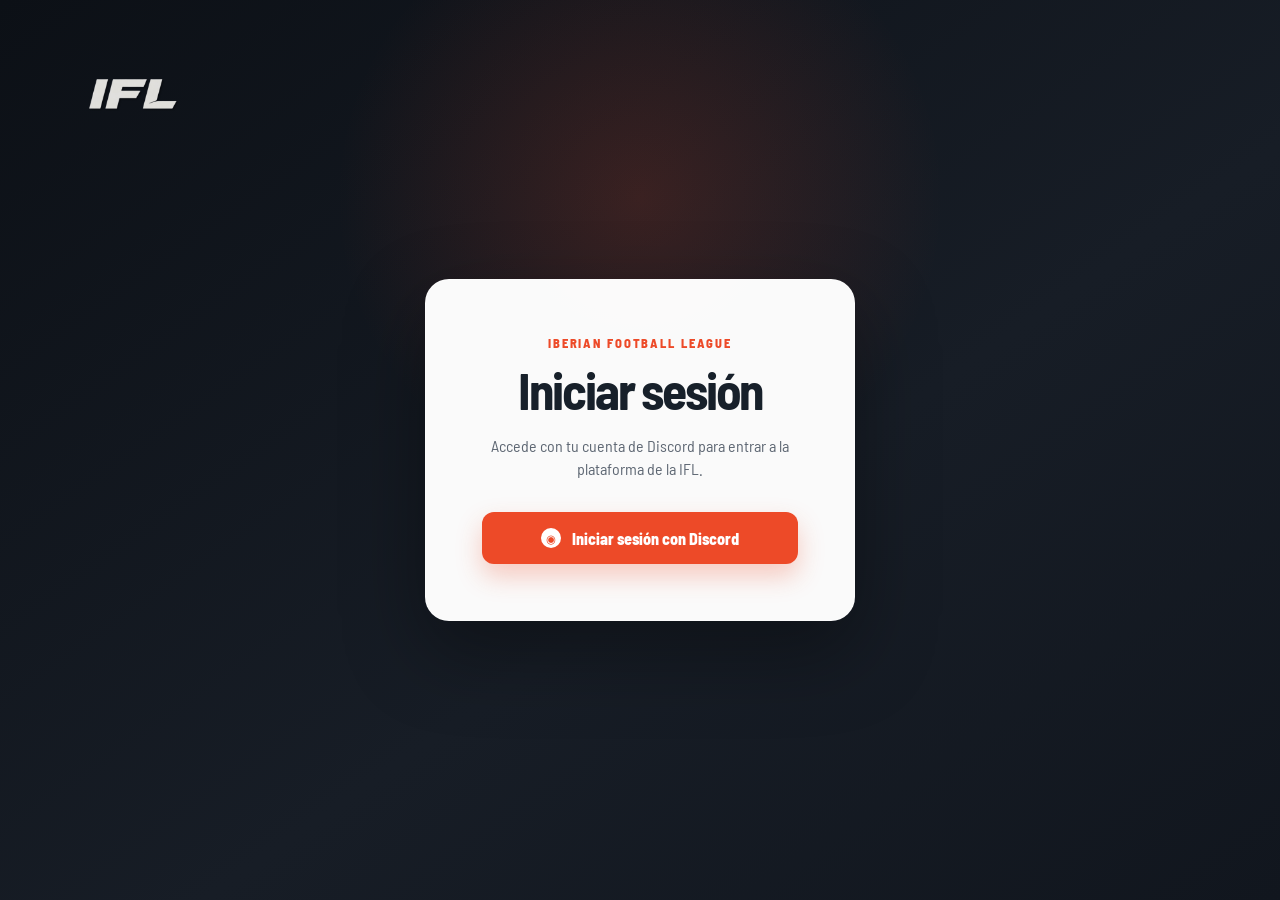
<file: calendario.html>
<!doctype html>
<html lang="es">
<head>
  <meta charset="utf-8">
  <meta name="viewport" content="width=device-width, initial-scale=1">
  <script>
    (() => {
      try {
        const session = JSON.parse(localStorage.getItem("ifl-2-discord-session") || "null");
        if (session?.access_token) document.documentElement.dataset.iflHasSession = "true";
      } catch (_) {}
    })();
  </script>
  <link rel="preconnect" href="https://fonts.googleapis.com">
  <link rel="preconnect" href="https://fonts.gstatic.com" crossorigin>
  <link href="https://fonts.googleapis.com/css2?family=Barlow+Semi+Condensed:wght@500;600;700;800&display=swap" rel="stylesheet">
  <link rel="stylesheet" href="css/styles.css?v=54">
  <meta name="description" content="Consulta el calendario, los encuentros y los resultados oficiales de la Iberian Football League.">
  <meta name="theme-color" content="#12161d">
  <link rel="icon" type="image/svg+xml" href="favicon.svg">
  <title>Calendario · Iberian Football League</title>
  <!-- IFL calendar standalone deployment -->
</head>
<body data-authenticated="booting">
  <section class="auth-screen" id="auth-screen" aria-labelledby="auth-screen-title">
    <div class="auth-screen__stadium" aria-hidden="true"></div>
    <div class="auth-screen__mark" aria-hidden="true"><img src="logo" alt=""></div>
    <div class="auth-screen__card">
      <span class="auth-screen__eyebrow">Iberian Football League</span>
      <h1 id="auth-screen-title">Iniciar sesión</h1>
      <p>Accede con tu cuenta de Discord para entrar a la plataforma de la IFL.</p>
      <button class="auth-screen__button" id="primary-discord-login" type="button">
        <span class="auth-screen__discord-icon" aria-hidden="true">◉</span>
        Iniciar sesión con Discord
      </button>
    </div>
  </section>

  <div class="site-shell" id="site-shell">
    <header class="site-header">
      <nav class="main-nav" aria-label="Navegación principal">
        <a class="brand" href="index.html" aria-label="Iberian Football League, inicio">
          <img class="brand-logo" src="logo" alt="Logo de Iberian Football League" width="120" height="72">
        </a>
        <details class="mobile-menu">
          <summary aria-label="Abrir menú de navegación">
            <span class="menu-icon" aria-hidden="true"><span></span><span></span><span></span></span>
            <span>Menú</span>
          </summary>
          <div class="mobile-menu-panel">
            <a class="nav-link" href="index.html">Inicio</a>
            <a class="nav-link is-active" href="calendario.html" aria-current="page">Calendario</a>
            <a class="nav-link" href="clasificacion.html">Clasificación</a>
            <a class="nav-link" href="estadios.html">Estadios</a>
            <a class="nav-link" href="buscar.html">Buscar</a>
            <a class="nav-link" href="mercado.html">Mercado</a>
            </div>
        </details>
        <div class="desktop-menu">
          <a class="nav-link" href="index.html">Inicio</a>
          <a class="nav-link is-active" href="calendario.html" aria-current="page">Calendario</a>
          <a class="nav-link" href="clasificacion.html">Clasificación</a>
            <a class="nav-link" href="estadios.html">Estadios</a>
            <a class="nav-link" href="buscar.html">Buscar</a>
            <a class="nav-link" href="mercado.html">Mercado</a>
undefined            <details class="profile-menu">
            <summary class="profile-trigger" aria-label="Abrir menú de perfil"><span class="profile-avatar" aria-hidden="true"></span></summary>
            <div class="profile-panel" aria-label="Opciones de perfil">
              <button class="profile-option profile-login-option" type="button"><span class="profile-option-content"><svg class="profile-option-icon" viewBox="0 0 24 24" fill="none" stroke="currentColor" stroke-width="1.8" stroke-linecap="round" stroke-linejoin="round" aria-hidden="true"><path d="M10 17l5-5-5-5"/><path d="M15 12H3"/><path d="M12 3h6a2 2 0 0 1 2 2v14a2 2 0 0 1-2 2h-6"/></svg><span>Iniciar sesión con Discord</span></span></button>
              <button class="profile-option" type="button" disabled><span class="profile-option-content"><svg class="profile-option-icon" viewBox="0 0 24 24" fill="none" stroke="currentColor" stroke-width="1.8" stroke-linecap="round" stroke-linejoin="round" aria-hidden="true"><circle cx="12" cy="8" r="3.5"/><path d="M5 20c.6-3.5 3.2-5.5 7-5.5s6.4 2 7 5.5"/></svg><span>Mi perfil</span></span></button>
              <button class="profile-option" type="button" disabled><span class="profile-option-content"><svg class="profile-option-icon" viewBox="0 0 24 24" fill="none" stroke="currentColor" stroke-width="1.8" stroke-linecap="round" stroke-linejoin="round" aria-hidden="true"><path d="M12 21s7-3.5 7-9V5l-7-2-7 2v7c0 5.5 7 9 7 9Z"/><path d="m12 7 1.2 2.5 2.8.4-2 2 .5 2.8-2.5-1.3-2.5 1.3.5-2.8-2-2 2.8-.4L12 7Z"/></svg><span>Mi club</span></span></button>
              <button class="profile-option" type="button" disabled><span class="profile-option-content"><svg class="profile-option-icon" viewBox="0 0 24 24" fill="none" stroke="currentColor" stroke-width="1.8" stroke-linecap="round" stroke-linejoin="round" aria-hidden="true"><circle cx="12" cy="12" r="3"/><path d="m19.4 15 .1.1 1.1.9-1.2 2.1-1.4-.5a7.8 7.8 0 0 1-1.6.9l-.3 1.5h-2.4l-.3-1.5a7.8 7.8 0 0 1-1.6-.9l-1.4.5-1.2-2.1 1.1-.9a7 7 0 0 1 0-1.9l-1.1-.9 1.2-2.1 1.4.5a7.8 7.8 0 0 1 1.6-.9l.3-1.5h2.4l.3 1.5a7.8 7.8 0 0 1 1.6.9l1.4-.5 1.2 2.1-1.1.9a7 7 0 0 1-.1 1.8Z" transform="translate(-1 -1) scale(1.08)"/></svg><span>Ajustes</span></span></button>
              <a class="profile-option fantasy-menu-option" href="fantasy.html"><span class="profile-option-content"><svg class="profile-option-icon" viewBox="0 0 24 24" fill="none" stroke="currentColor" stroke-width="1.8" stroke-linecap="round" stroke-linejoin="round" aria-hidden="true"><path d="M8 21h8M12 17v4M7 4h10l2 5a7 7 0 0 1-14 0l2-5Z"/><path d="M5 9H3a3 3 0 0 0 3 4M19 9h2a3 3 0 0 1-3 4M9 8h6"/></svg><span>IFL Fantasy</span></span></a>
            <button class="profile-option" type="button" disabled><span class="profile-option-content"><svg class="profile-option-icon" viewBox="0 0 24 24" fill="none" stroke="currentColor" stroke-width="1.8" stroke-linecap="round" stroke-linejoin="round" aria-hidden="true"><path d="M10 17l5-5-5-5"/><path d="M15 12H3"/><path d="M12 3h6a2 2 0 0 1 2 2v14a2 2 0 0 1-2 2h-6"/></svg><span>Cerrar sesión</span></span></button>
              <div class="profile-divider" role="separator"></div>
              <button class="profile-option profile-option-admin" type="button" disabled><span class="profile-option-content"><svg class="profile-option-icon" viewBox="0 0 24 24" fill="none" stroke="currentColor" stroke-width="1.8" stroke-linecap="round" stroke-linejoin="round" aria-hidden="true"><path d="M12 22s8-4 8-11V5l-8-3-8 3v6c0 7 8 11 8 11Z"/><path d="m9 12 2 2 4-4"/></svg><span>Admin Panel</span></span></button>
            </div>
          </details>
        </div>
      </nav>
    </header>

    <main class="calendar-page" id="contenido">
      <section class="calendar-section calendar-section--page" id="calendario" aria-labelledby="calendar-title">
        <div class="calendar-section__heading">
          <span class="section-kicker">COMPETICIÓN</span>
          <h1 id="calendar-title">Calendario</h1>
          <p>Consulta los días de cada jornada y desplázate entre los meses.</p>
        </div>
        <div class="calendar-controls" aria-label="Filtros y vista del calendario">
          <button class="calendar-today-button" id="calendar-today" type="button">Hoy</button>
          <div class="calendar-view-switcher" role="group" aria-label="Vista del calendario">
            <button class="calendar-view-button is-active" id="calendar-month-view" type="button" aria-pressed="true">Mes</button>
            <button class="calendar-view-button" id="calendar-week-view" type="button" aria-pressed="false">Semana</button>
          </div>
          <label class="calendar-filter">
            <span>Competición</span>
            <select id="calendar-competition-filter">
              <option>Todas las competiciones</option>
            </select>
          </label>
          <label class="calendar-filter">
            <span>Club</span>
            <select id="calendar-club-filter">
              <option>Todos los clubes</option>
            </select>
          </label>
          <label class="calendar-filter">
            <span>Estadio</span>
            <select id="calendar-stadium-filter">
              <option>Todos los estadios</option>
            </select>
          </label>
        </div>
        <div class="calendar-card">
          <div class="calendar-toolbar">
            <button class="calendar-nav-button" id="calendar-previous" type="button" aria-label="Mes anterior">←</button>
            <h2 id="calendar-month" aria-live="polite"></h2>
            <button class="calendar-nav-button" id="calendar-next" type="button" aria-label="Mes siguiente">→</button>
          </div>
          <div class="calendar-weekdays" aria-hidden="true">
            <span>Lun</span><span>Mar</span><span>Mié</span><span>Jue</span><span>Vie</span><span>Sáb</span><span>Dom</span>
          </div>
          <div class="calendar-grid" id="calendar-grid" role="grid" aria-label="Días del mes"></div>
          <div class="calendar-legend" aria-label="Leyenda del calendario">
            <span><i class="calendar-legend__swatch calendar-legend__swatch--past"></i>Días pasados</span>
            <span><i class="calendar-legend__swatch calendar-legend__swatch--today"></i>Hoy</span>
            <span><i class="calendar-legend__swatch calendar-legend__swatch--future"></i>Próximos días</span>
          </div>
        </div>
      </section>

      <section class="calendar-overview" aria-labelledby="upcoming-match-title">
        <div class="upcoming-match">
          <div class="upcoming-match__heading">
            <span class="section-kicker">PRÓXIMO PARTIDO</span>
            <span class="match-status match-status--empty">SIN PROGRAMAR</span>
          </div>
          <div class="upcoming-match__empty">
            <span class="upcoming-match__icon" aria-hidden="true">＋</span>
            <div>
              <h2 id="upcoming-match-title">No hay próximo partido</h2>
              <p>Cuando se publique el calendario, el siguiente encuentro aparecerá aquí.</p>
            </div>
          </div>
          <div class="upcoming-match__actions">
            <button type="button" disabled>Añadir al calendario</button>
            <button type="button" disabled>Ver estadio</button>
          </div>
        </div>

        <div class="round-panel">
          <div class="round-panel__heading">
            <span class="section-kicker">JORNADA</span>
            <strong>Sin jornada activa</strong>
          </div>
          <div class="round-panel__controls">
            <button type="button" disabled aria-label="Jornada anterior">←</button>
            <span>Sin datos</span>
            <button type="button" disabled aria-label="Jornada siguiente">→</button>
          </div>
        </div>
      </section>

      <section class="calendar-stats" aria-label="Resumen de la competición">
        <div><strong>—</strong><span>Partidos</span></div>
        <div><strong>—</strong><span>Goles</span></div>
        <div><strong>—</strong><span>Tarjetas</span></div>
        <div><strong>—</strong><span>Emisiones en directo</span></div>
      </section>

      <section class="matches-section" aria-labelledby="matches-list-title">
        <div class="matches-section__heading">
          <div>
            <span class="section-kicker">ENCUENTROS</span>
            <h2 id="matches-list-title">Partidos</h2>
          </div>
          <div class="matches-heading__tools">
            <label class="matches-status-filter">
              <span>Estado</span>
              <select>
                <option>Todos los estados</option>
                <option>Próximos</option>
                <option>Finalizados</option>
                <option>En directo</option>
                <option>Aplazados</option>
              </select>
            </label>
          </div>
        </div>
        <div class="matches-list-card" role="status">
          <span class="matches-list-card__icon" aria-hidden="true">＋</span>
          <h3>No hay partidos configurados</h3>
          <p>Cuando se añadan partidos, aparecerán aquí organizados por fecha, estadio o club.</p>
        </div>
      </section>
    </main>

    <footer class="site-footer">
      <div class="site-footer__main">
        <a class="site-footer__brand" href="index.html" aria-label="Iberian Football League, inicio">
          <img src="logo" alt="Logo de Iberian Football League">
          <span>Iberian Football League</span>
        </a>
        <nav class="site-footer__links" aria-label="Enlaces del pie de página">
          <a href="index.html">Inicio</a>
          <a href="calendario.html">Calendario</a>
          <a href="clasificacion.html">Clasificación</a>
          <a href="index.html#estadios">Estadios</a>
          <a href="mercado.html">Mercado</a><a href="equipos.html">Equipos</a><a href="noticias.html">Noticias</a><a href="copa.html">Copa IFL</a><a href="estadios.html">Estadios</a>
        </nav>
        <div class="site-footer__status">
          <span class="status-dot" aria-hidden="true"></span>
          <span>Plataforma operativa</span>
        </div>
      </div>
      <div class="site-footer__bottom">
        <span>© 2026 Iberian Football League</span>
        <span>IFL · Roblox Football League</span>
      </div>
    </footer>
  </div>

  <script>
    (() => {
      const SUPABASE_URL = "https://boazhychmpxeuplyxzsi.supabase.co";
      const KEY = "sb_publishable_C_iRhldD-coePRVqcNDCGA_oGIA1u3d";
      const STORAGE_KEY = "ifl-2-discord-session";
      const loginOptions = [...document.querySelectorAll(".profile-login-option, #primary-discord-login")];
      const logoutOptions = [...document.querySelectorAll(".profile-option")].filter((option) => option.textContent.trim() === "Cerrar sesión");

      const setAuthState = (user) => {
        document.body.dataset.authenticated = user ? "true" : "false";
        document.getElementById("auth-screen").hidden = Boolean(user);
        loginOptions.forEach((option) => { option.hidden = Boolean(user); option.disabled = Boolean(user); });
        logoutOptions.forEach((option) => { option.disabled = !user; });
        const avatarUrl = user?.user_metadata?.avatar_url || user?.user_metadata?.picture || "";
        document.querySelectorAll(".profile-avatar").forEach((avatar) => {
          avatar.classList.remove("has-discord-avatar");
          avatar.style.backgroundImage = "";
          if (avatarUrl) {
            try {
              const parsed = new URL(avatarUrl);
              if (parsed.protocol === "https:") {
                avatar.style.backgroundImage = "url(" + JSON.stringify(parsed.href) + ")";
                avatar.classList.add("has-discord-avatar");
              }
            } catch (_) {}
          }
        });
        document.querySelectorAll(".profile-trigger").forEach((trigger) => {
          trigger.title = user ? "Perfil de Discord" : "Iniciar sesión con Discord";
        });
      };
      const loadUser = async (token) => {
        const response = await fetch(SUPABASE_URL + "/auth/v1/user", { headers: { apikey: KEY, Authorization: "Bearer " + token } });
        if (!response.ok) throw new Error("Sesión no válida");
        return response.json();
      };
      const signIn = () => {
        window.location.assign(SUPABASE_URL + "/auth/v1/authorize?provider=discord&redirect_to=" + encodeURIComponent("https://iberianfootballleague.github.io/IFL-2.0/"));
      };
      const setupCalendar = () => {
        const label = document.getElementById("calendar-month");
        const grid = document.getElementById("calendar-grid");
        const todayButton = document.getElementById("calendar-today");
        const monthViewButton = document.getElementById("calendar-month-view");
        const weekViewButton = document.getElementById("calendar-week-view");
        let cursorDate = new Date();
        let view = "month";
        const today = new Date();

        const dateOnly = (date) => new Date(date.getFullYear(), date.getMonth(), date.getDate()).getTime();
        const startOfWeek = (date) => {
          const result = new Date(date.getFullYear(), date.getMonth(), date.getDate());
          result.setDate(result.getDate() - ((result.getDay() + 6) % 7));
          return result;
        };
        const formatDate = (date, options) => new Intl.DateTimeFormat("es-ES", options).format(date);

        const render = () => {
          grid.innerHTML = "";
          grid.classList.toggle("calendar-grid--week", view === "week");
          const todayTime = dateOnly(today);
          let firstDate;
          let totalDays;
          let title;

          if (view === "week") {
            firstDate = startOfWeek(cursorDate);
            totalDays = 7;
            const lastDate = new Date(firstDate);
            lastDate.setDate(firstDate.getDate() + 6);
            title = "Semana · " + formatDate(firstDate, { day: "numeric", month: "short" }) + " – " + formatDate(lastDate, { day: "numeric", month: "short", year: "numeric" });
          } else {
            firstDate = new Date(cursorDate.getFullYear(), cursorDate.getMonth(), 1);
            totalDays = new Date(firstDate.getFullYear(), firstDate.getMonth() + 1, 0).getDate();
            const monthTitle = formatDate(firstDate, { month: "long", year: "numeric" });
            title = monthTitle.charAt(0).toUpperCase() + monthTitle.slice(1);
            const offset = (firstDate.getDay() + 6) % 7;
            for (let i = 0; i < offset; i++) {
              const empty = document.createElement("span");
              empty.className = "calendar-day calendar-day--empty";
              empty.setAttribute("aria-hidden", "true");
              grid.appendChild(empty);
            }
          }

          label.textContent = title;
          for (let index = 0; index < totalDays; index += 1) {
            const cellDate = new Date(firstDate);
            cellDate.setDate(firstDate.getDate() + index);
            const cell = document.createElement("span");
            const cellTime = dateOnly(cellDate);
            cell.className = "calendar-day";
            cell.setAttribute("role", "gridcell");
            cell.textContent = cellDate.getDate();
            if (view === "week") cell.setAttribute("aria-label", formatDate(cellDate, { weekday: "long", day: "numeric", month: "long" }));
            if (cellTime < todayTime) cell.classList.add("calendar-day--past");
            else if (cellTime === todayTime) cell.classList.add("calendar-day--today");
            else cell.classList.add("calendar-day--future");
            grid.appendChild(cell);
          }
        };

        const setView = (nextView) => {
          view = nextView;
          monthViewButton.classList.toggle("is-active", view === "month");
          weekViewButton.classList.toggle("is-active", view === "week");
          monthViewButton.setAttribute("aria-pressed", view === "month");
          weekViewButton.setAttribute("aria-pressed", view === "week");
          render();
        };

        document.getElementById("calendar-previous").addEventListener("click", () => {
          if (view === "week") cursorDate.setDate(cursorDate.getDate() - 7);
          else cursorDate = new Date(cursorDate.getFullYear(), cursorDate.getMonth() - 1, 1);
          render();
        });
        document.getElementById("calendar-next").addEventListener("click", () => {
          if (view === "week") cursorDate.setDate(cursorDate.getDate() + 7);
          else cursorDate = new Date(cursorDate.getFullYear(), cursorDate.getMonth() + 1, 1);
          render();
        });
        todayButton.addEventListener("click", () => { cursorDate = new Date(); render(); });
        monthViewButton.addEventListener("click", () => setView("month"));
        weekViewButton.addEventListener("click", () => setView("week"));
        render();
      };
      loginOptions.forEach((option) => option.addEventListener("click", signIn));
      const stored = (() => { try { return JSON.parse(localStorage.getItem(STORAGE_KEY) || "null"); } catch (_) { return null; } })();
      setupCalendar();
      if (!stored?.access_token) setAuthState(null);
      else {
        setAuthState(stored.user || {});
        loadUser(stored.access_token).then((user) => { localStorage.setItem(STORAGE_KEY, JSON.stringify({ ...stored, user })); setAuthState(user); }).catch(() => setAuthState(stored.user || {}));
      }
    })();
  </script>
  <script src="js/ifl-data.js" defer></script>
  <script src="js/calendario.js" defer></script>
  <script src="js/site-preferences.js?v=1" defer></script>
</body>
</html>
</file>
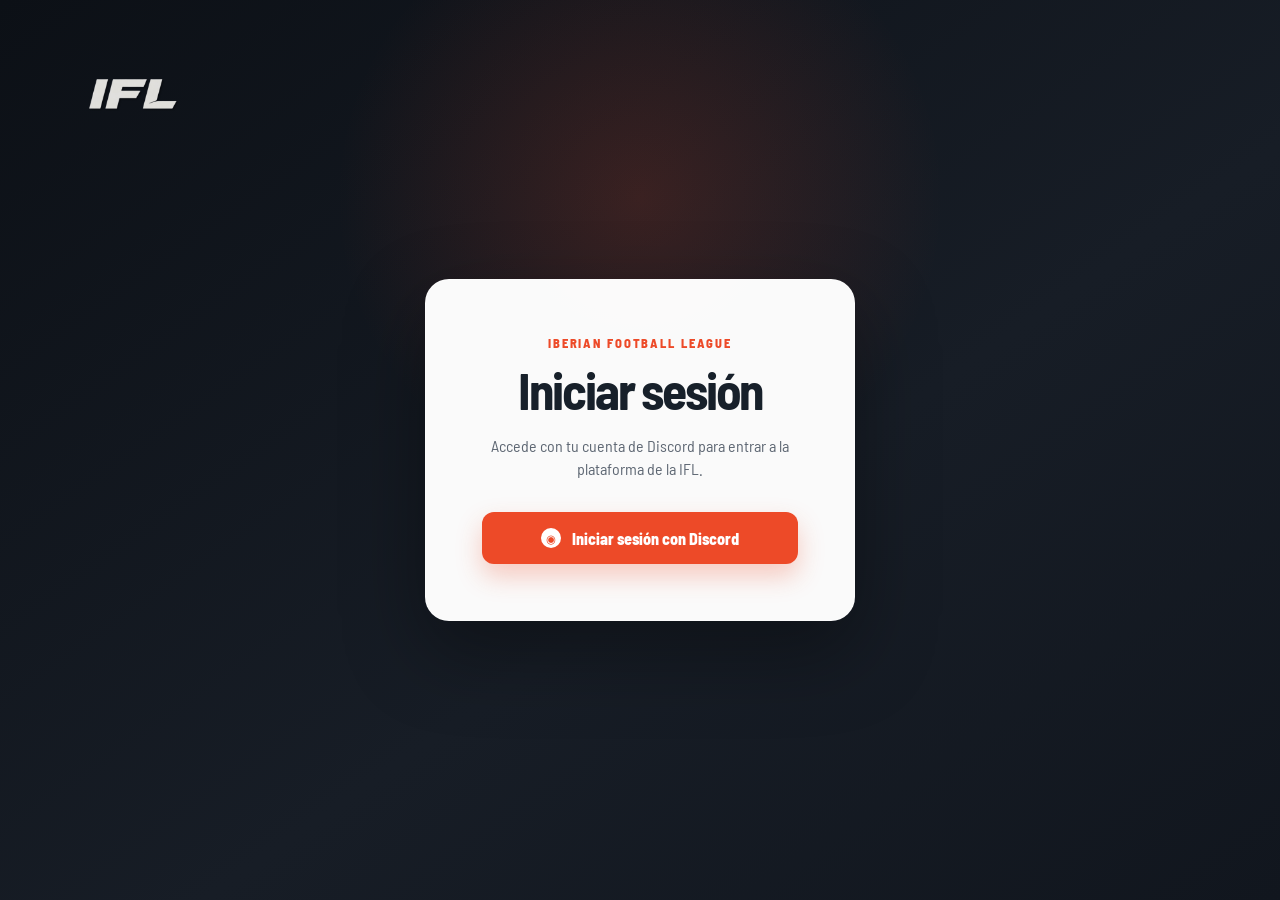
<file: clasificacion.html>
<!doctype html>
<html lang="es">
<head>
  <meta charset="utf-8">
  <meta name="viewport" content="width=device-width, initial-scale=1">
  <script>
    (() => {
      try {
        const session = JSON.parse(localStorage.getItem("ifl-2-discord-session") || "null");
        if (session?.access_token) document.documentElement.dataset.iflHasSession = "true";
      } catch (_) {}
    })();
  </script>
  <link rel="preconnect" href="https://fonts.googleapis.com">
  <link rel="preconnect" href="https://fonts.gstatic.com" crossorigin>
  <link href="https://fonts.googleapis.com/css2?family=Barlow+Semi+Condensed:wght@500;600;700;800&display=swap" rel="stylesheet">
  <link rel="stylesheet" href="css/styles.css?v=54">
  <meta name="description" content="Consulta las clasificaciones oficiales de División 1, División 2 y la Copa IFL.">
  <meta name="theme-color" content="#12161d">
  <link rel="icon" type="image/svg+xml" href="favicon.svg">
  <title>Clasificación · Iberian Football League</title>
</head>
<body data-authenticated="booting">
  <section class="auth-screen" id="auth-screen" aria-labelledby="auth-screen-title">
    <div class="auth-screen__stadium" aria-hidden="true"></div>
    <div class="auth-screen__mark" aria-hidden="true"><img src="logo" alt=""></div>
    <div class="auth-screen__card">
      <span class="auth-screen__eyebrow">Iberian Football League</span>
      <h1 id="auth-screen-title">Iniciar sesión</h1>
      <p>Accede con tu cuenta de Discord para entrar a la plataforma de la IFL.</p>
      <button class="auth-screen__button" id="primary-discord-login" type="button"><span class="auth-screen__discord-icon" aria-hidden="true">◉</span>Iniciar sesión con Discord</button>
    </div>
  </section>
  <div class="site-shell" id="site-shell">
    <header class="site-header">
      <nav class="main-nav" aria-label="Navegación principal">
        <a class="brand" href="index.html" aria-label="Iberian Football League, inicio"><img class="brand-logo" src="logo" alt="Logo de Iberian Football League" width="120" height="72"></a>
        <details class="mobile-menu">
          <summary aria-label="Abrir menú de navegación"><span class="menu-icon" aria-hidden="true"><span></span><span></span><span></span></span><span>Menú</span></summary>
          <div class="mobile-menu-panel">
            <a class="nav-link" href="index.html">Inicio</a>
            <a class="nav-link" href="calendario.html">Calendario</a>
            <a class="nav-link is-active" href="clasificacion.html" aria-current="page">Clasificación</a>
            <a class="nav-link" href="estadios.html">Estadios</a>
            <a class="nav-link" href="buscar.html">Buscar</a>
            <a class="nav-link" href="mercado.html">Mercado</a>
            </div>
        </details>
        <div class="desktop-menu">
          <a class="nav-link" href="index.html">Inicio</a>
          <a class="nav-link" href="calendario.html">Calendario</a>
          <a class="nav-link is-active" href="clasificacion.html" aria-current="page">Clasificación</a>
            <a class="nav-link" href="estadios.html">Estadios</a>
            <a class="nav-link" href="buscar.html">Buscar</a>
            <a class="nav-link" href="mercado.html">Mercado</a>
undefined            <details class="profile-menu">
            <summary class="profile-trigger" aria-label="Abrir menú de perfil"><span class="profile-avatar" aria-hidden="true"></span></summary>
            <div class="profile-panel" aria-label="Opciones de perfil">
              <button class="profile-option profile-login-option" type="button"><span class="profile-option-content"><svg class="profile-option-icon" viewBox="0 0 24 24" fill="none" stroke="currentColor" stroke-width="1.8" stroke-linecap="round" stroke-linejoin="round" aria-hidden="true"><path d="M10 17l5-5-5-5"/><path d="M15 12H3"/><path d="M12 3h6a2 2 0 0 1 2 2v14a2 2 0 0 1-2 2h-6"/></svg><span>Iniciar sesión con Discord</span></span></button>
              <button class="profile-option" type="button" disabled><span class="profile-option-content"><svg class="profile-option-icon" viewBox="0 0 24 24" fill="none" stroke="currentColor" stroke-width="1.8" stroke-linecap="round" stroke-linejoin="round" aria-hidden="true"><circle cx="12" cy="8" r="3.5"/><path d="M5 20c.6-3.5 3.2-5.5 7-5.5s6.4 2 7 5.5"/></svg><span>Mi perfil</span></span></button>
              <button class="profile-option" type="button" disabled><span class="profile-option-content"><svg class="profile-option-icon" viewBox="0 0 24 24" fill="none" stroke="currentColor" stroke-width="1.8" stroke-linecap="round" stroke-linejoin="round" aria-hidden="true"><path d="M12 21s7-3.5 7-9V5l-7-2-7 2v7c0 5.5 7 9 7 9Z"/><path d="m12 7 1.2 2.5 2.8.4-2 2 .5 2.8-2.5-1.3-2.5 1.3.5-2.8-2-2 2.8-.4L12 7Z"/></svg><span>Mi club</span></span></button>
              <button class="profile-option" type="button" disabled><span class="profile-option-content"><svg class="profile-option-icon" viewBox="0 0 24 24" fill="none" stroke="currentColor" stroke-width="1.8" stroke-linecap="round" stroke-linejoin="round" aria-hidden="true"><circle cx="12" cy="12" r="3"/><path d="m19.4 15 .1.1 1.1.9-1.2 2.1-1.4-.5a7.8 7.8 0 0 1-1.6.9l-.3 1.5h-2.4l-.3-1.5a7.8 7.8 0 0 1-1.6-.9l-1.4.5-1.2-2.1 1.1-.9a7 7 0 0 1 0-1.9l-1.1-.9 1.2-2.1 1.4.5a7.8 7.8 0 0 1 1.6-.9l.3-1.5h2.4l.3 1.5a7.8 7.8 0 0 1 1.6.9l1.4-.5 1.2 2.1-1.1.9a7 7 0 0 1-.1 1.8Z" transform="translate(-1 -1) scale(1.08)"/></svg><span>Ajustes</span></span></button>
              <a class="profile-option fantasy-menu-option" href="fantasy.html"><span class="profile-option-content"><svg class="profile-option-icon" viewBox="0 0 24 24" fill="none" stroke="currentColor" stroke-width="1.8" stroke-linecap="round" stroke-linejoin="round" aria-hidden="true"><path d="M8 21h8M12 17v4M7 4h10l2 5a7 7 0 0 1-14 0l2-5Z"/><path d="M5 9H3a3 3 0 0 0 3 4M19 9h2a3 3 0 0 1-3 4M9 8h6"/></svg><span>IFL Fantasy</span></span></a>
            <button class="profile-option" type="button" disabled><span class="profile-option-content"><svg class="profile-option-icon" viewBox="0 0 24 24" fill="none" stroke="currentColor" stroke-width="1.8" stroke-linecap="round" stroke-linejoin="round" aria-hidden="true"><path d="M10 17l5-5-5-5"/><path d="M15 12H3"/><path d="M12 3h6a2 2 0 0 1 2 2v14a2 2 0 0 1-2 2h-6"/></svg><span>Cerrar sesión</span></span></button>
              <div class="profile-divider" role="separator"></div>
              <button class="profile-option profile-option-admin" type="button" disabled><span class="profile-option-content"><svg class="profile-option-icon" viewBox="0 0 24 24" fill="none" stroke="currentColor" stroke-width="1.8" stroke-linecap="round" stroke-linejoin="round" aria-hidden="true"><path d="M12 22s8-4 8-11V5l-8-3-8 3v6c0 7 8 11 8 11Z"/><path d="m9 12 2 2 4-4"/></svg><span>Admin Panel</span></span></button>
            </div>
          </details>
        </div>
      </nav>
    </header>

    <main class="classification-page" id="contenido">
      <section class="classification-section" aria-labelledby="classification-title">
        <div class="classification-section__heading">
          <span class="section-kicker">COMPETICIONES</span>
          <h1 id="classification-title">Clasificación</h1>
          <p>Selecciona una competición para consultar sus equipos y clasificaciones.</p>
        </div>

        <div class="competition-grid" aria-label="Seleccionar competición">
          <a class="competition-card" href="#d1" id="d1" data-competition="d1">
            <span class="competition-card__code">D1</span>
            <span class="competition-card__content"><strong>División 1</strong><small>Ver clasificación</small></span>
            <span class="competition-card__arrow" aria-hidden="true">→</span>
          </a>
          <a class="competition-card" href="#d2" id="d2" data-competition="d2">
            <span class="competition-card__code">D2</span>
            <span class="competition-card__content"><strong>División 2</strong><small>Ver clasificación</small></span>
            <span class="competition-card__arrow" aria-hidden="true">→</span>
          </a>
          <a class="competition-card" href="#copa" id="copa" data-competition="copa">
            <span class="competition-card__code">COPA</span>
            <span class="competition-card__content"><strong>Copa IFL</strong><small>Ver clasificación</small></span>
            <span class="competition-card__arrow" aria-hidden="true">→</span>
          </a>
        </div>
      </section>

      <section class="standings-section" aria-labelledby="standings-title">
        <div class="section-heading-row">
          <div><span class="section-kicker">TABLA</span><h2 id="standings-title">Clasificación</h2></div>
          <select class="standings-select" id="standings-select" aria-label="Seleccionar competición">
            <option value="">Selecciona una competición</option>
            <option value="d1">División 1</option>
            <option value="d2">División 2</option>
            <option value="copa">Copa IFL</option>
          </select>
        </div>
        <div class="standings-empty" id="standings-empty" role="status" aria-live="polite" aria-atomic="true">
          <span class="standings-empty__icon" aria-hidden="true">＋</span>
          <h3 id="standings-empty-title">Selecciona una competición</h3>
          <p id="standings-empty-description">Elige D1, D2 o Copa IFL para consultar su clasificación.</p>
        </div>
      </section>

      <section class="teams-section" aria-labelledby="teams-title">
        <div class="section-heading-row">
          <div><span class="section-kicker">PARTICIPANTES</span><h2 id="teams-title">Equipos</h2></div>
          <span class="section-note">Participantes oficiales</span>
        </div>
        <div class="teams-grid" aria-live="polite"></div>
      </section>
    </main>

    <footer class="site-footer">
      <div class="site-footer__main">
        <a class="site-footer__brand" href="index.html" aria-label="Iberian Football League, inicio"><img src="logo" alt="Logo de Iberian Football League"><span>Iberian Football League</span></a>
        <nav class="site-footer__links" aria-label="Enlaces del pie de página">
          <a href="index.html">Inicio</a><a href="calendario.html">Calendario</a><a href="clasificacion.html">Clasificación</a><a href="index.html#estadios">Estadios</a><a href="mercado.html">Mercado</a><a href="equipos.html">Equipos</a><a href="noticias.html">Noticias</a><a href="copa.html">Copa IFL</a><a href="estadios.html">Estadios</a>
        </nav>
        <div class="site-footer__status"><span class="status-dot" aria-hidden="true"></span><span>Plataforma operativa</span></div>
      </div>
      <div class="site-footer__bottom"><span>© 2026 Iberian Football League</span><span>IFL · Roblox Football League</span></div>
    </footer>
  </div>

  <script>
    (() => {
      const url="https://boazhychmpxeuplyxzsi.supabase.co", key="sb_publishable_C_iRhldD-coePRVqcNDCGA_oGIA1u3d", storage="ifl-2-discord-session";
      const login=[...document.querySelectorAll(".profile-login-option,#primary-discord-login")], logout=[...document.querySelectorAll(".profile-option")].filter((x)=>x.textContent.trim()==="Cerrar sesión");
      const state=(user)=>{
        document.body.dataset.authenticated=user?"true":"false";
        document.getElementById("auth-screen").hidden=Boolean(user);
        login.forEach((x)=>{x.hidden=Boolean(user);x.disabled=Boolean(user)});
        logout.forEach((x)=>x.disabled=!user);
        const avatarUrl = user?.user_metadata?.avatar_url || user?.user_metadata?.picture || "";
        document.querySelectorAll(".profile-avatar").forEach((avatar) => {
          avatar.classList.remove("has-discord-avatar");
          avatar.style.backgroundImage = "";
          if (avatarUrl) {
            try {
              const parsed = new URL(avatarUrl);
              if (parsed.protocol === "https:") {
                avatar.style.backgroundImage = "url(" + JSON.stringify(parsed.href) + ")";
                avatar.classList.add("has-discord-avatar");
              }
            } catch (_) {}
          }
        });
        document.querySelectorAll(".profile-trigger").forEach((trigger) => {
          trigger.title = user ? "Perfil de Discord" : "Iniciar sesión con Discord";
        });
      };
      const signIn=()=>window.location.assign(url+"/auth/v1/authorize?provider=discord&redirect_to="+encodeURIComponent("https://iberianfootballleague.github.io/IFL-2.0/"));
      login.forEach((x)=>x.addEventListener("click",signIn));
      const stored=(()=>{try{return JSON.parse(localStorage.getItem(storage)||"null")}catch(_){return null}})();
      if(!stored?.access_token) state(null); else state(stored.user||{});
    })();
  </script>
  <script src="js/ifl-data.js" defer></script>
  <script src="js/clasificacion.js" defer></script>
  <script src="js/site-preferences.js?v=1" defer></script>
</body>
</html>
</file>
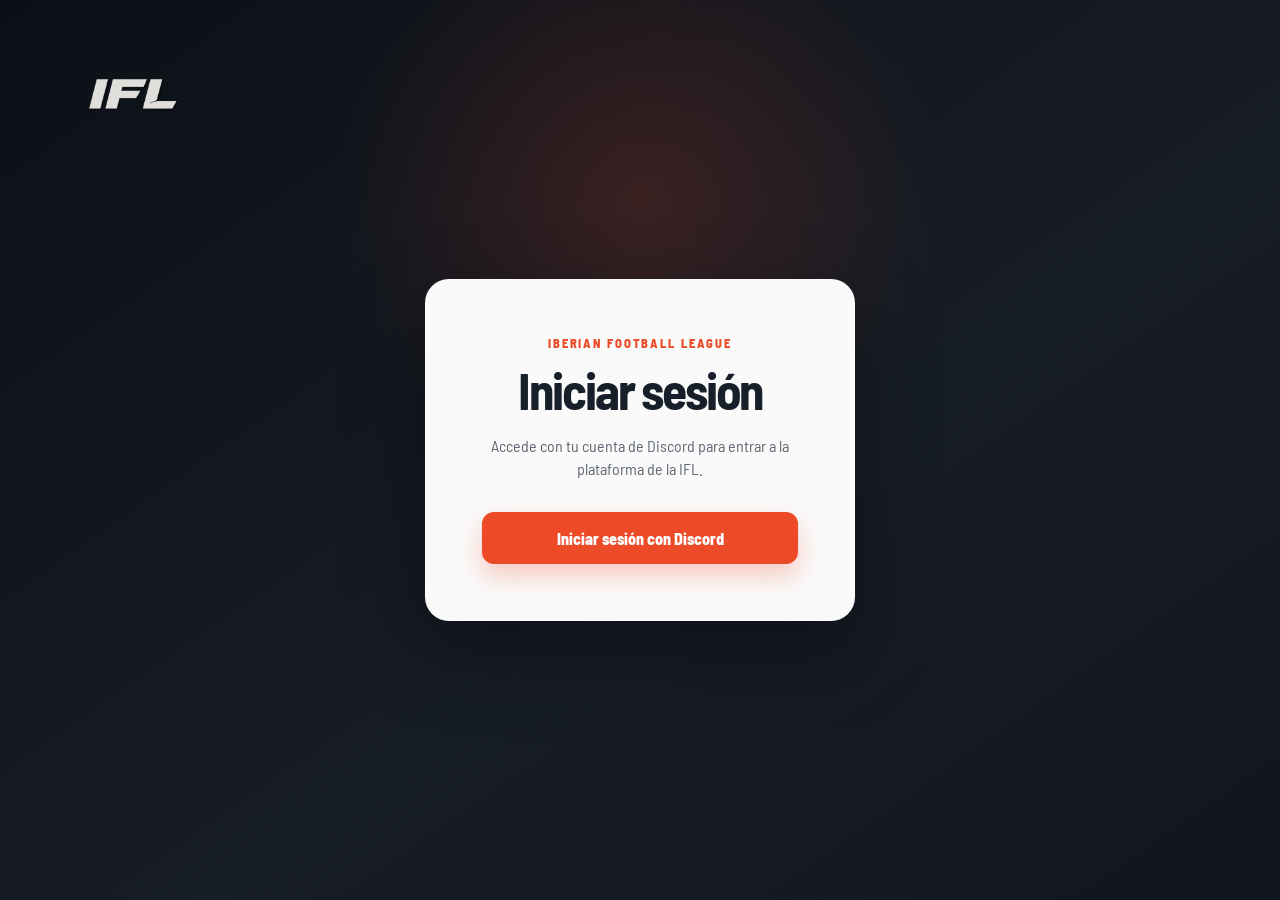
<file: copa.html>
<!doctype html>
<html lang="es">
<head>
  <meta charset="utf-8">
  <meta name="viewport" content="width=device-width, initial-scale=1">
  <meta name="description" content="Consulta el cuadro eliminatorio, los cruces y los resultados oficiales de la Copa IFL.">
  <meta name="theme-color" content="#12161d">
  <link rel="icon" type="image/svg+xml" href="favicon.svg">
  <script>
    (() => { try { const session=JSON.parse(localStorage.getItem("ifl-2-discord-session")||"null"); if(session?.access_token)document.documentElement.dataset.iflHasSession="true"; } catch (_) {} })();
  </script>
  <link rel="preconnect" href="https://fonts.googleapis.com">
  <link rel="preconnect" href="https://fonts.gstatic.com" crossorigin>
  <link href="https://fonts.googleapis.com/css2?family=Barlow+Semi+Condensed:wght@500;600;700;800&display=swap" rel="stylesheet">
  <link rel="stylesheet" href="css/styles.css?v=54">
  <title>Copa IFL · Iberian Football League</title>
</head>
<body data-authenticated="booting">
  <section class="auth-screen" id="auth-screen" aria-labelledby="auth-screen-title">
    <div class="auth-screen__stadium" aria-hidden="true"></div><div class="auth-screen__mark" aria-hidden="true"><img src="logo" alt=""></div>
    <div class="auth-screen__card"><span class="auth-screen__eyebrow">Iberian Football League</span><h1 id="auth-screen-title">Iniciar sesión</h1><p>Accede con tu cuenta de Discord para entrar a la plataforma de la IFL.</p><button class="auth-screen__button" id="primary-discord-login" type="button"><span class="auth-screen__discord-icon" aria-hidden="true">◉</span>Iniciar sesión con Discord</button></div>
  </section>
  <div class="site-shell" id="site-shell">
    <header class="site-header"><nav class="main-nav" aria-label="Navegación principal">
      <a class="brand" href="index.html" aria-label="Iberian Football League, inicio"><img class="brand-logo" src="logo" alt="Logo de Iberian Football League" width="120" height="72"></a>
      <details class="mobile-menu"><summary aria-label="Abrir menú de navegación"><span class="menu-icon" aria-hidden="true"><span></span><span></span><span></span></span><span>Menú</span></summary><div class="mobile-menu-panel">
        <a class="nav-link" href="index.html">Inicio</a><a class="nav-link" href="calendario.html">Calendario</a><a class="nav-link" href="clasificacion.html">Clasificación</a>
            <a class="nav-link" href="estadios.html">Estadios</a>
            <a class="nav-link" href="buscar.html">Buscar</a>
            <a class="nav-link" href="mercado.html">Mercado</a>
      </div></details>
      <div class="desktop-menu">
        <a class="nav-link" href="index.html">Inicio</a><a class="nav-link" href="calendario.html">Calendario</a><a class="nav-link" href="clasificacion.html">Clasificación</a>
            <a class="nav-link" href="estadios.html">Estadios</a>
            <a class="nav-link" href="buscar.html">Buscar</a>
            <a class="nav-link" href="mercado.html">Mercado</a>
        
undefined            <details class="profile-menu"><summary class="profile-trigger" aria-label="Abrir menú de perfil"><span class="profile-avatar" aria-hidden="true"></span></summary><div class="profile-panel" aria-label="Opciones de perfil"><button class="profile-option profile-login-option" type="button"><span class="profile-option-content"><svg class="profile-option-icon" viewBox="0 0 24 24" fill="none" stroke="currentColor" stroke-width="1.8" stroke-linecap="round" stroke-linejoin="round" aria-hidden="true"><path d="M10 17l5-5-5-5"/><path d="M15 12H3"/><path d="M12 3h6a2 2 0 0 1 2 2v14a2 2 0 0 1-2 2h-6"/></svg><span>Iniciar sesión con Discord</span></span></button><button class="profile-option" type="button" disabled><span class="profile-option-content"><svg class="profile-option-icon" viewBox="0 0 24 24" fill="none" stroke="currentColor" stroke-width="1.8" stroke-linecap="round" stroke-linejoin="round" aria-hidden="true"><circle cx="12" cy="8" r="3.5"/><path d="M5 20c.6-3.5 3.2-5.5 7-5.5s6.4 2 7 5.5"/></svg><span>Mi perfil</span></span></button><button class="profile-option" type="button" disabled><span class="profile-option-content"><svg class="profile-option-icon" viewBox="0 0 24 24" fill="none" stroke="currentColor" stroke-width="1.8" stroke-linecap="round" stroke-linejoin="round" aria-hidden="true"><path d="M12 21s7-3.5 7-9V5l-7-2-7 2v7c0 5.5 7 9 7 9Z"/><path d="m12 7 1.2 2.5 2.8.4-2 2 .5 2.8-2.5-1.3-2.5 1.3.5-2.8-2-2 2.8-.4L12 7Z"/></svg><span>Mi club</span></span></button><button class="profile-option" type="button" disabled><span class="profile-option-content"><svg class="profile-option-icon" viewBox="0 0 24 24" fill="none" stroke="currentColor" stroke-width="1.8" stroke-linecap="round" stroke-linejoin="round" aria-hidden="true"><circle cx="12" cy="12" r="3"/><path d="m19.4 15 .1.1 1.1.9-1.2 2.1-1.4-.5a7.8 7.8 0 0 1-1.6.9l-.3 1.5h-2.4l-.3-1.5a7.8 7.8 0 0 1-1.6-.9l-1.4.5-1.2-2.1 1.1-.9a7 7 0 0 1 0-1.9l-1.1-.9 1.2-2.1 1.4.5a7.8 7.8 0 0 1 1.6-.9l.3-1.5h2.4l.3 1.5a7.8 7.8 0 0 1 1.6.9l1.4-.5 1.2 2.1-1.1.9a7 7 0 0 1-.1 1.8Z" transform="translate(-1 -1) scale(1.08)"/></svg><span>Ajustes</span></span></button><a class="profile-option fantasy-menu-option" href="fantasy.html"><span class="profile-option-content"><svg class="profile-option-icon" viewBox="0 0 24 24" fill="none" stroke="currentColor" stroke-width="1.8" stroke-linecap="round" stroke-linejoin="round" aria-hidden="true"><path d="M8 21h8M12 17v4M7 4h10l2 5a7 7 0 0 1-14 0l2-5Z"/><path d="M5 9H3a3 3 0 0 0 3 4M19 9h2a3 3 0 0 1-3 4M9 8h6"/></svg><span>IFL Fantasy</span></span></a>
            <button class="profile-option" type="button" disabled><span class="profile-option-content"><svg class="profile-option-icon" viewBox="0 0 24 24" fill="none" stroke="currentColor" stroke-width="1.8" stroke-linecap="round" stroke-linejoin="round" aria-hidden="true"><path d="M10 17l5-5-5-5"/><path d="M15 12H3"/><path d="M12 3h6a2 2 0 0 1 2 2v14a2 2 0 0 1-2 2h-6"/></svg><span>Cerrar sesión</span></span></button><div class="profile-divider" role="separator"></div><button class="profile-option profile-option-admin" type="button" disabled><span class="profile-option-content"><svg class="profile-option-icon" viewBox="0 0 24 24" fill="none" stroke="currentColor" stroke-width="1.8" stroke-linecap="round" stroke-linejoin="round" aria-hidden="true"><path d="M12 22s8-4 8-11V5l-8-3-8 3v6c0 7 8 11 8 11Z"/><path d="m9 12 2 2 4-4"/></svg><span>Admin Panel</span></span></button></div></details>
      </div>
      <details class="profile-menu mobile-profile-menu"><summary class="profile-trigger" aria-label="Abrir menú de perfil"><span class="profile-avatar" aria-hidden="true"></span></summary><div class="profile-panel" aria-label="Opciones de perfil"><button class="profile-option profile-login-option" type="button"><span class="profile-option-content"><svg class="profile-option-icon" viewBox="0 0 24 24" fill="none" stroke="currentColor" stroke-width="1.8" stroke-linecap="round" stroke-linejoin="round" aria-hidden="true"><path d="M10 17l5-5-5-5"/><path d="M15 12H3"/><path d="M12 3h6a2 2 0 0 1 2 2v14a2 2 0 0 1-2 2h-6"/></svg><span>Iniciar sesión con Discord</span></span></button><button class="profile-option" type="button" disabled><span class="profile-option-content"><svg class="profile-option-icon" viewBox="0 0 24 24" fill="none" stroke="currentColor" stroke-width="1.8" stroke-linecap="round" stroke-linejoin="round" aria-hidden="true"><circle cx="12" cy="8" r="3.5"/><path d="M5 20c.6-3.5 3.2-5.5 7-5.5s6.4 2 7 5.5"/></svg><span>Mi perfil</span></span></button><button class="profile-option" type="button" disabled><span class="profile-option-content"><svg class="profile-option-icon" viewBox="0 0 24 24" fill="none" stroke="currentColor" stroke-width="1.8" stroke-linecap="round" stroke-linejoin="round" aria-hidden="true"><path d="M12 21s7-3.5 7-9V5l-7-2-7 2v7c0 5.5 7 9 7 9Z"/><path d="m12 7 1.2 2.5 2.8.4-2 2 .5 2.8-2.5-1.3-2.5 1.3.5-2.8-2-2 2.8-.4L12 7Z"/></svg><span>Mi club</span></span></button><button class="profile-option" type="button" disabled><span class="profile-option-content"><svg class="profile-option-icon" viewBox="0 0 24 24" fill="none" stroke="currentColor" stroke-width="1.8" stroke-linecap="round" stroke-linejoin="round" aria-hidden="true"><circle cx="12" cy="12" r="3"/><path d="m19.4 15 .1.1 1.1.9-1.2 2.1-1.4-.5a7.8 7.8 0 0 1-1.6.9l-.3 1.5h-2.4l-.3-1.5a7.8 7.8 0 0 1-1.6-.9l-1.4.5-1.2-2.1 1.1-.9a7 7 0 0 1 0-1.9l-1.1-.9 1.2-2.1 1.4.5a7.8 7.8 0 0 1 1.6-.9l.3-1.5h2.4l.3 1.5a7.8 7.8 0 0 1 1.6.9l1.4-.5 1.2 2.1-1.1.9a7 7 0 0 1-.1 1.8Z" transform="translate(-1 -1) scale(1.08)"/></svg><span>Ajustes</span></span></button><a class="profile-option fantasy-menu-option" href="fantasy.html"><span class="profile-option-content"><svg class="profile-option-icon" viewBox="0 0 24 24" fill="none" stroke="currentColor" stroke-width="1.8" stroke-linecap="round" stroke-linejoin="round" aria-hidden="true"><path d="M8 21h8M12 17v4M7 4h10l2 5a7 7 0 0 1-14 0l2-5Z"/><path d="M5 9H3a3 3 0 0 0 3 4M19 9h2a3 3 0 0 1-3 4M9 8h6"/></svg><span>IFL Fantasy</span></span></a>
            <button class="profile-option" type="button" disabled><span class="profile-option-content"><svg class="profile-option-icon" viewBox="0 0 24 24" fill="none" stroke="currentColor" stroke-width="1.8" stroke-linecap="round" stroke-linejoin="round" aria-hidden="true"><path d="M10 17l5-5-5-5"/><path d="M15 12H3"/><path d="M12 3h6a2 2 0 0 1 2 2v14a2 2 0 0 1-2 2h-6"/></svg><span>Cerrar sesión</span></span></button><div class="profile-divider" role="separator"></div><button class="profile-option profile-option-admin" type="button" disabled><span class="profile-option-content"><svg class="profile-option-icon" viewBox="0 0 24 24" fill="none" stroke="currentColor" stroke-width="1.8" stroke-linecap="round" stroke-linejoin="round" aria-hidden="true"><path d="M12 22s8-4 8-11V5l-8-3-8 3v6c0 7 8 11 8 11Z"/><path d="m9 12 2 2 4-4"/></svg><span>Admin Panel</span></span></button></div></details>
    </nav></header>
    <main class="content-page" id="contenido"><section class="content-section" aria-labelledby="cup-page-title"><span class="section-kicker">COMPETICIÓN</span><h1 id="cup-page-title">Copa IFL</h1><p class="section-intro">Cuadro eliminatorio, rondas y resultados oficiales.</p><div id="cup-bracket" class="ifl-cup-bracket" aria-live="polite"></div></section></main>
    <footer class="site-footer"><div class="site-footer__main"><a class="site-footer__brand" href="index.html"><img src="logo" alt="Logo de Iberian Football League"><span>Iberian Football League</span></a><nav class="site-footer__links" aria-label="Enlaces del pie de página"><a href="index.html">Inicio</a><a href="calendario.html">Calendario</a><a href="clasificacion.html">Clasificación</a><a href="equipos.html">Equipos</a><a href="noticias.html">Noticias</a><a href="copa.html">Copa IFL</a><a href="estadios.html">Estadios</a></nav><div class="site-footer__status"><span class="status-dot" aria-hidden="true"></span><span>Datos oficiales IFL</span></div></div><div class="site-footer__bottom"><span>© 2026 Iberian Football League</span><span>IFL · Roblox Football League</span></div></footer>
  </div>
  <script src="js/ifl-data.js" defer></script>
  <script src="js/copa.js" defer></script>
  <script>
    (() => {
      const SUPABASE_URL = "https://boazhychmpxeuplyxzsi.supabase.co";
      const SUPABASE_PUBLISHABLE_KEY = "sb_publishable_C_iRhldD-coePRVqcNDCGA_oGIA1u3d";
      const STORAGE_KEY = "ifl-2-discord-session";
      const loginOptions = [...document.querySelectorAll(".profile-login-option, #primary-discord-login")];
      const logoutOptions = [...document.querySelectorAll(".profile-option")].filter((option) => option.textContent.trim() === "Cerrar sesión");

      // Punto de conexión preparado para el futuro selector de estadios del Admin Panel.
      window.IFLAuth = {
        setStadiumBackground(imageUrl) {
          const authScreen = document.getElementById("auth-screen");
          if (!authScreen || typeof imageUrl !== "string" || !(imageUrl.startsWith("https://") || imageUrl.startsWith("http://"))) return;
          const safeUrl = imageUrl.replaceAll('"', "").replaceAll("\\n", "").replaceAll("\\r", "");
          authScreen.style.setProperty("--auth-stadium-image", 'url("' + safeUrl + '")');
          authScreen.classList.add("has-stadium-background");
        }
      };

      function userName(user) {
        return user?.user_metadata?.full_name || user?.user_metadata?.global_name || user?.user_metadata?.name || "Usuario de Discord";
      }

      function setAuthState(user) {
        document.body.dataset.authenticated = user ? "true" : "false";
        const authScreen = document.getElementById("auth-screen");
        if (authScreen) authScreen.hidden = Boolean(user);
        loginOptions.forEach((option) => {
          option.textContent = "Iniciar sesión con Discord";
          option.hidden = Boolean(user);
          option.disabled = Boolean(user);
        });
        logoutOptions.forEach((option) => { option.disabled = !user; });

        const avatarUrl = user?.user_metadata?.avatar_url || user?.user_metadata?.picture || "";
        document.querySelectorAll(".profile-avatar").forEach((avatar) => {
          avatar.classList.remove("has-discord-avatar");
          avatar.style.backgroundImage = "";
          if (avatarUrl) {
            try {
              const parsed = new URL(avatarUrl);
              if (parsed.protocol === "https:") {
                avatar.style.backgroundImage = "url(" + JSON.stringify(parsed.href) + ")";
                avatar.classList.add("has-discord-avatar");
              }
            } catch (_) {}
          }
        });
        document.querySelectorAll(".profile-trigger").forEach((trigger) => {
          trigger.title = user ? "Perfil de Discord" : "Iniciar sesión con Discord";
        });
      }

      function saveSession(payload) {
        localStorage.setItem(STORAGE_KEY, JSON.stringify(payload));
      }

      function readSession() {
        try { return JSON.parse(localStorage.getItem(STORAGE_KEY) || "null"); } catch (_) { return null; }
      }

      async function loadUser(accessToken) {
        const response = await fetch(SUPABASE_URL + "/auth/v1/user", {
          headers: { apikey: SUPABASE_PUBLISHABLE_KEY, Authorization: "Bearer " + accessToken }
        });
        if (!response.ok) throw new Error("Sesión no válida");
        return response.json();
      }

      async function refreshSession(refreshToken) {
        const response = await fetch(SUPABASE_URL + "/auth/v1/token?grant_type=refresh_token", {
          method: "POST",
          headers: { apikey: SUPABASE_PUBLISHABLE_KEY, "Content-Type": "application/json" },
          body: JSON.stringify({ refresh_token: refreshToken })
        });
        if (!response.ok) throw new Error("No se pudo renovar la sesión");
        const payload = await response.json();
        const user = await loadUser(payload.access_token);
        saveSession({ ...payload, user });
        return user;
      }

      async function restoreSession() {
        const params = new URLSearchParams(window.location.hash.slice(1));
        const accessToken = params.get("access_token");
        const refreshToken = params.get("refresh_token");
        if (accessToken) {
          // Mostrar la web en cuanto vuelve Discord y validar el token en segundo plano.
          setAuthState({});
          history.replaceState({}, document.title, window.location.pathname + window.location.search);
          try {
            const user = await loadUser(accessToken);
            saveSession({ access_token: accessToken, refresh_token: refreshToken, user });
            setAuthState(user);
            return;
          } catch (error) {
            console.warn("[IFL 2.0] No se pudo validar la sesión OAuth:", error);
            localStorage.removeItem(STORAGE_KEY);
            setAuthState(null);
            return;
          }
        }

        const stored = readSession();
        if (!stored?.access_token) return setAuthState(null);

        // La sesión guardada se pinta inmediatamente; la comprobación no bloquea la interfaz.
        setAuthState(stored.user || {});
        try {
          const user = await loadUser(stored.access_token);
          saveSession({ ...stored, user });
          setAuthState(user);
        } catch (_) {
          try {
            const user = stored.refresh_token ? await refreshSession(stored.refresh_token) : null;
            if (!user) throw new Error("No hay token de renovación");
            setAuthState(user);
          } catch (__) {
            localStorage.removeItem(STORAGE_KEY);
            setAuthState(null);
          }
        }
      }

      function signIn() {
        const redirectTo = "https://iberianfootballleague.github.io/IFL-2.0/";
        const url = SUPABASE_URL + "/auth/v1/authorize?provider=discord&redirect_to=" + encodeURIComponent(redirectTo);
        window.location.assign(url);
      }

      async function signOut() {
        const stored = readSession();
        if (stored?.access_token) {
          await fetch(SUPABASE_URL + "/auth/v1/logout", {
            method: "POST",
            headers: { apikey: SUPABASE_PUBLISHABLE_KEY, Authorization: "Bearer " + stored.access_token }
          }).catch(() => {});
        }
        localStorage.removeItem(STORAGE_KEY);
        setAuthState(null);
      }

      loginOptions.forEach((option) => option.addEventListener("click", signIn));
      logoutOptions.forEach((option) => option.addEventListener("click", signOut));
      restoreSession();
    })();
  </script>
  <script src="js/site-preferences.js?v=1" defer></script>
</body>
</html>
</file>
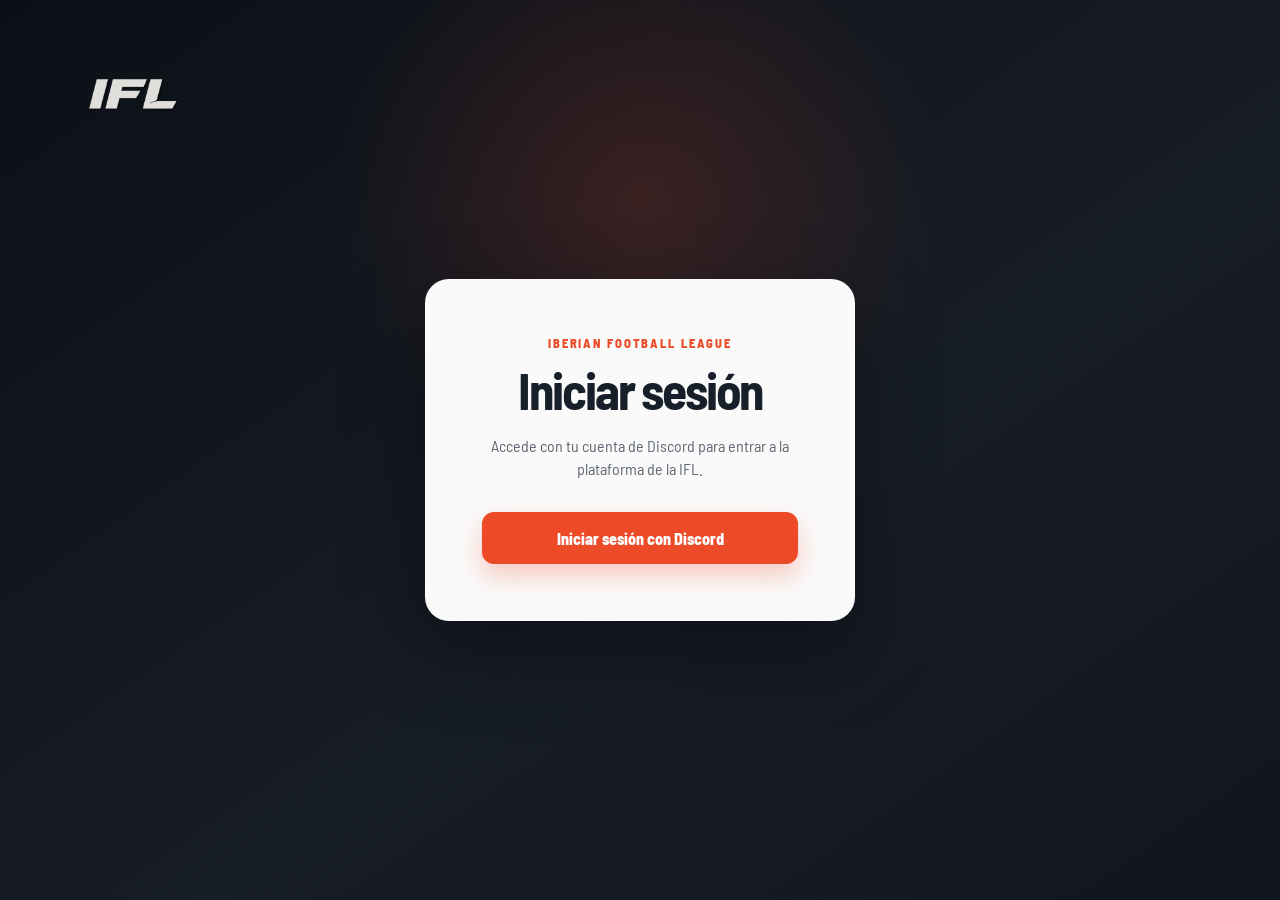
<file: equipos.html>
<!doctype html>
<html lang="es">
<head>
  <meta charset="utf-8">
  <meta name="viewport" content="width=device-width, initial-scale=1">
  <meta name="description" content="Consulta los clubes participantes y sus fichas oficiales en la Iberian Football League.">
  <meta name="theme-color" content="#12161d">
  <link rel="icon" type="image/svg+xml" href="favicon.svg">
  <script>
    (() => { try { const session=JSON.parse(localStorage.getItem("ifl-2-discord-session")||"null"); if(session?.access_token)document.documentElement.dataset.iflHasSession="true"; } catch (_) {} })();
  </script>
  <link rel="preconnect" href="https://fonts.googleapis.com">
  <link rel="preconnect" href="https://fonts.gstatic.com" crossorigin>
  <link href="https://fonts.googleapis.com/css2?family=Barlow+Semi+Condensed:wght@500;600;700;800&display=swap" rel="stylesheet">
  <link rel="stylesheet" href="css/styles.css?v=54">
  <title>Equipos · Iberian Football League</title>
</head>
<body data-authenticated="booting">
  <section class="auth-screen" id="auth-screen" aria-labelledby="auth-screen-title">
    <div class="auth-screen__stadium" aria-hidden="true"></div><div class="auth-screen__mark" aria-hidden="true"><img src="logo" alt=""></div>
    <div class="auth-screen__card"><span class="auth-screen__eyebrow">Iberian Football League</span><h1 id="auth-screen-title">Iniciar sesión</h1><p>Accede con tu cuenta de Discord para entrar a la plataforma de la IFL.</p><button class="auth-screen__button" id="primary-discord-login" type="button"><span class="auth-screen__discord-icon" aria-hidden="true">◉</span>Iniciar sesión con Discord</button></div>
  </section>
  <div class="site-shell" id="site-shell">
    <header class="site-header"><nav class="main-nav" aria-label="Navegación principal">
      <a class="brand" href="index.html" aria-label="Iberian Football League, inicio"><img class="brand-logo" src="logo" alt="Logo de Iberian Football League" width="120" height="72"></a>
      <details class="mobile-menu"><summary aria-label="Abrir menú de navegación"><span class="menu-icon" aria-hidden="true"><span></span><span></span><span></span></span><span>Menú</span></summary><div class="mobile-menu-panel">
        <a class="nav-link" href="index.html">Inicio</a><a class="nav-link" href="calendario.html">Calendario</a><a class="nav-link" href="clasificacion.html">Clasificación</a>
            <a class="nav-link" href="estadios.html">Estadios</a>
            <a class="nav-link" href="buscar.html">Buscar</a>
            <a class="nav-link" href="mercado.html">Mercado</a>
      </div></details>
      <div class="desktop-menu">
        <a class="nav-link" href="index.html">Inicio</a><a class="nav-link" href="calendario.html">Calendario</a><a class="nav-link" href="clasificacion.html">Clasificación</a>
            <a class="nav-link" href="estadios.html">Estadios</a>
            <a class="nav-link" href="buscar.html">Buscar</a>
            <a class="nav-link" href="mercado.html">Mercado</a>
        
undefined            <details class="profile-menu"><summary class="profile-trigger" aria-label="Abrir menú de perfil"><span class="profile-avatar" aria-hidden="true"></span></summary><div class="profile-panel" aria-label="Opciones de perfil"><button class="profile-option profile-login-option" type="button"><span class="profile-option-content"><svg class="profile-option-icon" viewBox="0 0 24 24" fill="none" stroke="currentColor" stroke-width="1.8" stroke-linecap="round" stroke-linejoin="round" aria-hidden="true"><path d="M10 17l5-5-5-5"/><path d="M15 12H3"/><path d="M12 3h6a2 2 0 0 1 2 2v14a2 2 0 0 1-2 2h-6"/></svg><span>Iniciar sesión con Discord</span></span></button><button class="profile-option" type="button" disabled><span class="profile-option-content"><svg class="profile-option-icon" viewBox="0 0 24 24" fill="none" stroke="currentColor" stroke-width="1.8" stroke-linecap="round" stroke-linejoin="round" aria-hidden="true"><circle cx="12" cy="8" r="3.5"/><path d="M5 20c.6-3.5 3.2-5.5 7-5.5s6.4 2 7 5.5"/></svg><span>Mi perfil</span></span></button><button class="profile-option" type="button" disabled><span class="profile-option-content"><svg class="profile-option-icon" viewBox="0 0 24 24" fill="none" stroke="currentColor" stroke-width="1.8" stroke-linecap="round" stroke-linejoin="round" aria-hidden="true"><path d="M12 21s7-3.5 7-9V5l-7-2-7 2v7c0 5.5 7 9 7 9Z"/><path d="m12 7 1.2 2.5 2.8.4-2 2 .5 2.8-2.5-1.3-2.5 1.3.5-2.8-2-2 2.8-.4L12 7Z"/></svg><span>Mi club</span></span></button><button class="profile-option" type="button" disabled><span class="profile-option-content"><svg class="profile-option-icon" viewBox="0 0 24 24" fill="none" stroke="currentColor" stroke-width="1.8" stroke-linecap="round" stroke-linejoin="round" aria-hidden="true"><circle cx="12" cy="12" r="3"/><path d="m19.4 15 .1.1 1.1.9-1.2 2.1-1.4-.5a7.8 7.8 0 0 1-1.6.9l-.3 1.5h-2.4l-.3-1.5a7.8 7.8 0 0 1-1.6-.9l-1.4.5-1.2-2.1 1.1-.9a7 7 0 0 1 0-1.9l-1.1-.9 1.2-2.1 1.4.5a7.8 7.8 0 0 1 1.6-.9l.3-1.5h2.4l.3 1.5a7.8 7.8 0 0 1 1.6.9l1.4-.5 1.2 2.1-1.1.9a7 7 0 0 1-.1 1.8Z" transform="translate(-1 -1) scale(1.08)"/></svg><span>Ajustes</span></span></button><a class="profile-option fantasy-menu-option" href="fantasy.html"><span class="profile-option-content"><svg class="profile-option-icon" viewBox="0 0 24 24" fill="none" stroke="currentColor" stroke-width="1.8" stroke-linecap="round" stroke-linejoin="round" aria-hidden="true"><path d="M8 21h8M12 17v4M7 4h10l2 5a7 7 0 0 1-14 0l2-5Z"/><path d="M5 9H3a3 3 0 0 0 3 4M19 9h2a3 3 0 0 1-3 4M9 8h6"/></svg><span>IFL Fantasy</span></span></a>
            <button class="profile-option" type="button" disabled><span class="profile-option-content"><svg class="profile-option-icon" viewBox="0 0 24 24" fill="none" stroke="currentColor" stroke-width="1.8" stroke-linecap="round" stroke-linejoin="round" aria-hidden="true"><path d="M10 17l5-5-5-5"/><path d="M15 12H3"/><path d="M12 3h6a2 2 0 0 1 2 2v14a2 2 0 0 1-2 2h-6"/></svg><span>Cerrar sesión</span></span></button><div class="profile-divider" role="separator"></div><button class="profile-option profile-option-admin" type="button" disabled><span class="profile-option-content"><svg class="profile-option-icon" viewBox="0 0 24 24" fill="none" stroke="currentColor" stroke-width="1.8" stroke-linecap="round" stroke-linejoin="round" aria-hidden="true"><path d="M12 22s8-4 8-11V5l-8-3-8 3v6c0 7 8 11 8 11Z"/><path d="m9 12 2 2 4-4"/></svg><span>Admin Panel</span></span></button></div></details>
      </div>
      <details class="profile-menu mobile-profile-menu"><summary class="profile-trigger" aria-label="Abrir menú de perfil"><span class="profile-avatar" aria-hidden="true"></span></summary><div class="profile-panel" aria-label="Opciones de perfil"><button class="profile-option profile-login-option" type="button"><span class="profile-option-content"><svg class="profile-option-icon" viewBox="0 0 24 24" fill="none" stroke="currentColor" stroke-width="1.8" stroke-linecap="round" stroke-linejoin="round" aria-hidden="true"><path d="M10 17l5-5-5-5"/><path d="M15 12H3"/><path d="M12 3h6a2 2 0 0 1 2 2v14a2 2 0 0 1-2 2h-6"/></svg><span>Iniciar sesión con Discord</span></span></button><button class="profile-option" type="button" disabled><span class="profile-option-content"><svg class="profile-option-icon" viewBox="0 0 24 24" fill="none" stroke="currentColor" stroke-width="1.8" stroke-linecap="round" stroke-linejoin="round" aria-hidden="true"><circle cx="12" cy="8" r="3.5"/><path d="M5 20c.6-3.5 3.2-5.5 7-5.5s6.4 2 7 5.5"/></svg><span>Mi perfil</span></span></button><button class="profile-option" type="button" disabled><span class="profile-option-content"><svg class="profile-option-icon" viewBox="0 0 24 24" fill="none" stroke="currentColor" stroke-width="1.8" stroke-linecap="round" stroke-linejoin="round" aria-hidden="true"><path d="M12 21s7-3.5 7-9V5l-7-2-7 2v7c0 5.5 7 9 7 9Z"/><path d="m12 7 1.2 2.5 2.8.4-2 2 .5 2.8-2.5-1.3-2.5 1.3.5-2.8-2-2 2.8-.4L12 7Z"/></svg><span>Mi club</span></span></button><button class="profile-option" type="button" disabled><span class="profile-option-content"><svg class="profile-option-icon" viewBox="0 0 24 24" fill="none" stroke="currentColor" stroke-width="1.8" stroke-linecap="round" stroke-linejoin="round" aria-hidden="true"><circle cx="12" cy="12" r="3"/><path d="m19.4 15 .1.1 1.1.9-1.2 2.1-1.4-.5a7.8 7.8 0 0 1-1.6.9l-.3 1.5h-2.4l-.3-1.5a7.8 7.8 0 0 1-1.6-.9l-1.4.5-1.2-2.1 1.1-.9a7 7 0 0 1 0-1.9l-1.1-.9 1.2-2.1 1.4.5a7.8 7.8 0 0 1 1.6-.9l.3-1.5h2.4l.3 1.5a7.8 7.8 0 0 1 1.6.9l1.4-.5 1.2 2.1-1.1.9a7 7 0 0 1-.1 1.8Z" transform="translate(-1 -1) scale(1.08)"/></svg><span>Ajustes</span></span></button><a class="profile-option fantasy-menu-option" href="fantasy.html"><span class="profile-option-content"><svg class="profile-option-icon" viewBox="0 0 24 24" fill="none" stroke="currentColor" stroke-width="1.8" stroke-linecap="round" stroke-linejoin="round" aria-hidden="true"><path d="M8 21h8M12 17v4M7 4h10l2 5a7 7 0 0 1-14 0l2-5Z"/><path d="M5 9H3a3 3 0 0 0 3 4M19 9h2a3 3 0 0 1-3 4M9 8h6"/></svg><span>IFL Fantasy</span></span></a>
            <button class="profile-option" type="button" disabled><span class="profile-option-content"><svg class="profile-option-icon" viewBox="0 0 24 24" fill="none" stroke="currentColor" stroke-width="1.8" stroke-linecap="round" stroke-linejoin="round" aria-hidden="true"><path d="M10 17l5-5-5-5"/><path d="M15 12H3"/><path d="M12 3h6a2 2 0 0 1 2 2v14a2 2 0 0 1-2 2h-6"/></svg><span>Cerrar sesión</span></span></button><div class="profile-divider" role="separator"></div><button class="profile-option profile-option-admin" type="button" disabled><span class="profile-option-content"><svg class="profile-option-icon" viewBox="0 0 24 24" fill="none" stroke="currentColor" stroke-width="1.8" stroke-linecap="round" stroke-linejoin="round" aria-hidden="true"><path d="M12 22s8-4 8-11V5l-8-3-8 3v6c0 7 8 11 8 11Z"/><path d="m9 12 2 2 4-4"/></svg><span>Admin Panel</span></span></button></div></details>
    </nav></header>
    <main class="content-page" id="contenido"><section class="content-section" aria-labelledby="teams-page-title"><span class="section-kicker">CLUBES</span><h1 id="teams-page-title">Equipos</h1><p class="section-intro">Clubes participantes, información oficial, plantillas y partidos.</p><div class="directory-grid" id="teams-directory" aria-live="polite"></div><section id="team-profile" class="team-profile" hidden aria-live="polite"></section></section></main>
    <footer class="site-footer"><div class="site-footer__main"><a class="site-footer__brand" href="index.html"><img src="logo" alt="Logo de Iberian Football League"><span>Iberian Football League</span></a><nav class="site-footer__links" aria-label="Enlaces del pie de página"><a href="index.html">Inicio</a><a href="calendario.html">Calendario</a><a href="clasificacion.html">Clasificación</a><a href="equipos.html">Equipos</a><a href="noticias.html">Noticias</a><a href="copa.html">Copa IFL</a><a href="estadios.html">Estadios</a></nav><div class="site-footer__status"><span class="status-dot" aria-hidden="true"></span><span>Datos oficiales IFL</span></div></div><div class="site-footer__bottom"><span>© 2026 Iberian Football League</span><span>IFL · Roblox Football League</span></div></footer>
  </div>
  <script src="js/ifl-data.js" defer></script>
  <script src="js/content-pages.js" defer></script>
  <script>
    (() => {
      const SUPABASE_URL = "https://boazhychmpxeuplyxzsi.supabase.co";
      const SUPABASE_PUBLISHABLE_KEY = "sb_publishable_C_iRhldD-coePRVqcNDCGA_oGIA1u3d";
      const STORAGE_KEY = "ifl-2-discord-session";
      const loginOptions = [...document.querySelectorAll(".profile-login-option, #primary-discord-login")];
      const logoutOptions = [...document.querySelectorAll(".profile-option")].filter((option) => option.textContent.trim() === "Cerrar sesión");

      // Punto de conexión preparado para el futuro selector de estadios del Admin Panel.
      window.IFLAuth = {
        setStadiumBackground(imageUrl) {
          const authScreen = document.getElementById("auth-screen");
          if (!authScreen || typeof imageUrl !== "string" || !(imageUrl.startsWith("https://") || imageUrl.startsWith("http://"))) return;
          const safeUrl = imageUrl.replaceAll('"', "").replaceAll("\\n", "").replaceAll("\\r", "");
          authScreen.style.setProperty("--auth-stadium-image", 'url("' + safeUrl + '")');
          authScreen.classList.add("has-stadium-background");
        }
      };

      function userName(user) {
        return user?.user_metadata?.full_name || user?.user_metadata?.global_name || user?.user_metadata?.name || "Usuario de Discord";
      }

      function setAuthState(user) {
        document.body.dataset.authenticated = user ? "true" : "false";
        const authScreen = document.getElementById("auth-screen");
        if (authScreen) authScreen.hidden = Boolean(user);
        loginOptions.forEach((option) => {
          option.textContent = "Iniciar sesión con Discord";
          option.hidden = Boolean(user);
          option.disabled = Boolean(user);
        });
        logoutOptions.forEach((option) => { option.disabled = !user; });

        const avatarUrl = user?.user_metadata?.avatar_url || user?.user_metadata?.picture || "";
        document.querySelectorAll(".profile-avatar").forEach((avatar) => {
          avatar.classList.remove("has-discord-avatar");
          avatar.style.backgroundImage = "";
          if (avatarUrl) {
            try {
              const parsed = new URL(avatarUrl);
              if (parsed.protocol === "https:") {
                avatar.style.backgroundImage = "url(" + JSON.stringify(parsed.href) + ")";
                avatar.classList.add("has-discord-avatar");
              }
            } catch (_) {}
          }
        });
        document.querySelectorAll(".profile-trigger").forEach((trigger) => {
          trigger.title = user ? "Perfil de Discord" : "Iniciar sesión con Discord";
        });
      }

      function saveSession(payload) {
        localStorage.setItem(STORAGE_KEY, JSON.stringify(payload));
      }

      function readSession() {
        try { return JSON.parse(localStorage.getItem(STORAGE_KEY) || "null"); } catch (_) { return null; }
      }

      async function loadUser(accessToken) {
        const response = await fetch(SUPABASE_URL + "/auth/v1/user", {
          headers: { apikey: SUPABASE_PUBLISHABLE_KEY, Authorization: "Bearer " + accessToken }
        });
        if (!response.ok) throw new Error("Sesión no válida");
        return response.json();
      }

      async function refreshSession(refreshToken) {
        const response = await fetch(SUPABASE_URL + "/auth/v1/token?grant_type=refresh_token", {
          method: "POST",
          headers: { apikey: SUPABASE_PUBLISHABLE_KEY, "Content-Type": "application/json" },
          body: JSON.stringify({ refresh_token: refreshToken })
        });
        if (!response.ok) throw new Error("No se pudo renovar la sesión");
        const payload = await response.json();
        const user = await loadUser(payload.access_token);
        saveSession({ ...payload, user });
        return user;
      }

      async function restoreSession() {
        const params = new URLSearchParams(window.location.hash.slice(1));
        const accessToken = params.get("access_token");
        const refreshToken = params.get("refresh_token");
        if (accessToken) {
          // Mostrar la web en cuanto vuelve Discord y validar el token en segundo plano.
          setAuthState({});
          history.replaceState({}, document.title, window.location.pathname + window.location.search);
          try {
            const user = await loadUser(accessToken);
            saveSession({ access_token: accessToken, refresh_token: refreshToken, user });
            setAuthState(user);
            return;
          } catch (error) {
            console.warn("[IFL 2.0] No se pudo validar la sesión OAuth:", error);
            localStorage.removeItem(STORAGE_KEY);
            setAuthState(null);
            return;
          }
        }

        const stored = readSession();
        if (!stored?.access_token) return setAuthState(null);

        // La sesión guardada se pinta inmediatamente; la comprobación no bloquea la interfaz.
        setAuthState(stored.user || {});
        try {
          const user = await loadUser(stored.access_token);
          saveSession({ ...stored, user });
          setAuthState(user);
        } catch (_) {
          try {
            const user = stored.refresh_token ? await refreshSession(stored.refresh_token) : null;
            if (!user) throw new Error("No hay token de renovación");
            setAuthState(user);
          } catch (__) {
            localStorage.removeItem(STORAGE_KEY);
            setAuthState(null);
          }
        }
      }

      function signIn() {
        const redirectTo = "https://iberianfootballleague.github.io/IFL-2.0/";
        const url = SUPABASE_URL + "/auth/v1/authorize?provider=discord&redirect_to=" + encodeURIComponent(redirectTo);
        window.location.assign(url);
      }

      async function signOut() {
        const stored = readSession();
        if (stored?.access_token) {
          await fetch(SUPABASE_URL + "/auth/v1/logout", {
            method: "POST",
            headers: { apikey: SUPABASE_PUBLISHABLE_KEY, Authorization: "Bearer " + stored.access_token }
          }).catch(() => {});
        }
        localStorage.removeItem(STORAGE_KEY);
        setAuthState(null);
      }

      loginOptions.forEach((option) => option.addEventListener("click", signIn));
      logoutOptions.forEach((option) => option.addEventListener("click", signOut));
      restoreSession();
    })();
  </script>
  <script src="js/site-preferences.js?v=1" defer></script>
</body>
</html>
</file>
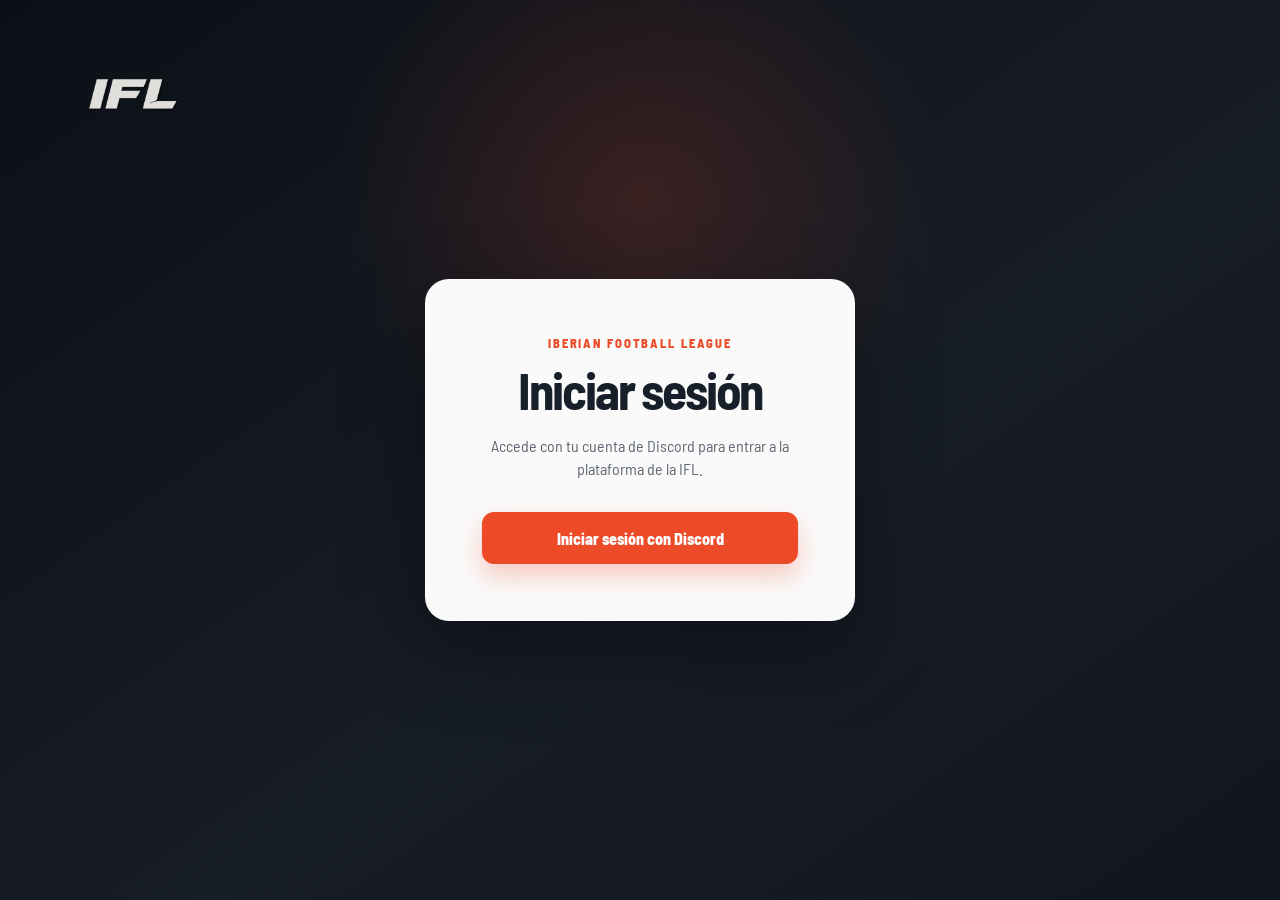
<file: estadios.html>
<!doctype html>
<html lang="es">
<head>
  <meta charset="utf-8">
  <meta name="viewport" content="width=device-width, initial-scale=1">
  <meta name="description" content="Descubre los estadios de los clubes de la Iberian Football League, su capacidad y características.">
  <meta name="theme-color" content="#12161d">
  <link rel="icon" type="image/svg+xml" href="favicon.svg">
  <script>
    (() => { try { const session=JSON.parse(localStorage.getItem("ifl-2-discord-session")||"null"); if(session?.access_token)document.documentElement.dataset.iflHasSession="true"; } catch (_) {} })();
  </script>
  <link rel="preconnect" href="https://fonts.googleapis.com">
  <link rel="preconnect" href="https://fonts.gstatic.com" crossorigin>
  <link href="https://fonts.googleapis.com/css2?family=Barlow+Semi+Condensed:wght@500;600;700;800&display=swap" rel="stylesheet">
  <link rel="stylesheet" href="css/styles.css?v=54">
  <title>Estadios · Iberian Football League</title>
</head>
<body data-authenticated="booting">
  <section class="auth-screen" id="auth-screen" aria-labelledby="auth-screen-title">
    <div class="auth-screen__stadium" aria-hidden="true"></div><div class="auth-screen__mark" aria-hidden="true"><img src="logo" alt=""></div>
    <div class="auth-screen__card"><span class="auth-screen__eyebrow">Iberian Football League</span><h1 id="auth-screen-title">Iniciar sesión</h1><p>Accede con tu cuenta de Discord para entrar a la plataforma de la IFL.</p><button class="auth-screen__button" id="primary-discord-login" type="button"><span class="auth-screen__discord-icon" aria-hidden="true">◉</span>Iniciar sesión con Discord</button></div>
  </section>
  <div class="site-shell" id="site-shell">
    <header class="site-header"><nav class="main-nav" aria-label="Navegación principal">
      <a class="brand" href="index.html" aria-label="Iberian Football League, inicio"><img class="brand-logo" src="logo" alt="Logo de Iberian Football League" width="120" height="72"></a>
      <details class="mobile-menu"><summary aria-label="Abrir menú de navegación"><span class="menu-icon" aria-hidden="true"><span></span><span></span><span></span></span><span>Menú</span></summary><div class="mobile-menu-panel">
        <a class="nav-link" href="index.html">Inicio</a><a class="nav-link" href="calendario.html">Calendario</a><a class="nav-link" href="clasificacion.html">Clasificación</a>
            <a class="nav-link is-active" href="estadios.html" aria-current="page">Estadios</a>
            <a class="nav-link" href="buscar.html">Buscar</a>
            <a class="nav-link" href="mercado.html">Mercado</a>
            </div></details>
      <div class="desktop-menu">
        <a class="nav-link" href="index.html">Inicio</a><a class="nav-link" href="calendario.html">Calendario</a><a class="nav-link" href="clasificacion.html">Clasificación</a>
            <a class="nav-link is-active" href="estadios.html" aria-current="page">Estadios</a>
            <a class="nav-link" href="buscar.html">Buscar</a>
            <a class="nav-link" href="mercado.html">Mercado</a>
undefined            <details class="profile-menu"><summary class="profile-trigger" aria-label="Abrir menú de perfil"><span class="profile-avatar" aria-hidden="true"></span></summary><div class="profile-panel" aria-label="Opciones de perfil"><button class="profile-option profile-login-option" type="button"><span class="profile-option-content"><svg class="profile-option-icon" viewBox="0 0 24 24" fill="none" stroke="currentColor" stroke-width="1.8" stroke-linecap="round" stroke-linejoin="round" aria-hidden="true"><path d="M10 17l5-5-5-5"/><path d="M15 12H3"/><path d="M12 3h6a2 2 0 0 1 2 2v14a2 2 0 0 1-2 2h-6"/></svg><span>Iniciar sesión con Discord</span></span></button><button class="profile-option" type="button" disabled><span class="profile-option-content"><svg class="profile-option-icon" viewBox="0 0 24 24" fill="none" stroke="currentColor" stroke-width="1.8" stroke-linecap="round" stroke-linejoin="round" aria-hidden="true"><circle cx="12" cy="8" r="3.5"/><path d="M5 20c.6-3.5 3.2-5.5 7-5.5s6.4 2 7 5.5"/></svg><span>Mi perfil</span></span></button><button class="profile-option" type="button" disabled><span class="profile-option-content"><svg class="profile-option-icon" viewBox="0 0 24 24" fill="none" stroke="currentColor" stroke-width="1.8" stroke-linecap="round" stroke-linejoin="round" aria-hidden="true"><path d="M12 21s7-3.5 7-9V5l-7-2-7 2v7c0 5.5 7 9 7 9Z"/><path d="m12 7 1.2 2.5 2.8.4-2 2 .5 2.8-2.5-1.3-2.5 1.3.5-2.8-2-2 2.8-.4L12 7Z"/></svg><span>Mi club</span></span></button><button class="profile-option" type="button" disabled><span class="profile-option-content"><svg class="profile-option-icon" viewBox="0 0 24 24" fill="none" stroke="currentColor" stroke-width="1.8" stroke-linecap="round" stroke-linejoin="round" aria-hidden="true"><circle cx="12" cy="12" r="3"/><path d="m19.4 15 .1.1 1.1.9-1.2 2.1-1.4-.5a7.8 7.8 0 0 1-1.6.9l-.3 1.5h-2.4l-.3-1.5a7.8 7.8 0 0 1-1.6-.9l-1.4.5-1.2-2.1 1.1-.9a7 7 0 0 1 0-1.9l-1.1-.9 1.2-2.1 1.4.5a7.8 7.8 0 0 1 1.6-.9l.3-1.5h2.4l.3 1.5a7.8 7.8 0 0 1 1.6.9l1.4-.5 1.2 2.1-1.1.9a7 7 0 0 1-.1 1.8Z" transform="translate(-1 -1) scale(1.08)"/></svg><span>Ajustes</span></span></button><a class="profile-option fantasy-menu-option" href="fantasy.html"><span class="profile-option-content"><svg class="profile-option-icon" viewBox="0 0 24 24" fill="none" stroke="currentColor" stroke-width="1.8" stroke-linecap="round" stroke-linejoin="round" aria-hidden="true"><path d="M8 21h8M12 17v4M7 4h10l2 5a7 7 0 0 1-14 0l2-5Z"/><path d="M5 9H3a3 3 0 0 0 3 4M19 9h2a3 3 0 0 1-3 4M9 8h6"/></svg><span>IFL Fantasy</span></span></a>
            <button class="profile-option" type="button" disabled><span class="profile-option-content"><svg class="profile-option-icon" viewBox="0 0 24 24" fill="none" stroke="currentColor" stroke-width="1.8" stroke-linecap="round" stroke-linejoin="round" aria-hidden="true"><path d="M10 17l5-5-5-5"/><path d="M15 12H3"/><path d="M12 3h6a2 2 0 0 1 2 2v14a2 2 0 0 1-2 2h-6"/></svg><span>Cerrar sesión</span></span></button><div class="profile-divider" role="separator"></div><button class="profile-option profile-option-admin" type="button" disabled><span class="profile-option-content"><svg class="profile-option-icon" viewBox="0 0 24 24" fill="none" stroke="currentColor" stroke-width="1.8" stroke-linecap="round" stroke-linejoin="round" aria-hidden="true"><path d="M12 22s8-4 8-11V5l-8-3-8 3v6c0 7 8 11 8 11Z"/><path d="m9 12 2 2 4-4"/></svg><span>Admin Panel</span></span></button></div></details>
      </div>
      <details class="profile-menu mobile-profile-menu"><summary class="profile-trigger" aria-label="Abrir menú de perfil"><span class="profile-avatar" aria-hidden="true"></span></summary><div class="profile-panel" aria-label="Opciones de perfil"><button class="profile-option profile-login-option" type="button"><span class="profile-option-content"><svg class="profile-option-icon" viewBox="0 0 24 24" fill="none" stroke="currentColor" stroke-width="1.8" stroke-linecap="round" stroke-linejoin="round" aria-hidden="true"><path d="M10 17l5-5-5-5"/><path d="M15 12H3"/><path d="M12 3h6a2 2 0 0 1 2 2v14a2 2 0 0 1-2 2h-6"/></svg><span>Iniciar sesión con Discord</span></span></button><button class="profile-option" type="button" disabled><span class="profile-option-content"><svg class="profile-option-icon" viewBox="0 0 24 24" fill="none" stroke="currentColor" stroke-width="1.8" stroke-linecap="round" stroke-linejoin="round" aria-hidden="true"><circle cx="12" cy="8" r="3.5"/><path d="M5 20c.6-3.5 3.2-5.5 7-5.5s6.4 2 7 5.5"/></svg><span>Mi perfil</span></span></button><button class="profile-option" type="button" disabled><span class="profile-option-content"><svg class="profile-option-icon" viewBox="0 0 24 24" fill="none" stroke="currentColor" stroke-width="1.8" stroke-linecap="round" stroke-linejoin="round" aria-hidden="true"><path d="M12 21s7-3.5 7-9V5l-7-2-7 2v7c0 5.5 7 9 7 9Z"/><path d="m12 7 1.2 2.5 2.8.4-2 2 .5 2.8-2.5-1.3-2.5 1.3.5-2.8-2-2 2.8-.4L12 7Z"/></svg><span>Mi club</span></span></button><button class="profile-option" type="button" disabled><span class="profile-option-content"><svg class="profile-option-icon" viewBox="0 0 24 24" fill="none" stroke="currentColor" stroke-width="1.8" stroke-linecap="round" stroke-linejoin="round" aria-hidden="true"><circle cx="12" cy="12" r="3"/><path d="m19.4 15 .1.1 1.1.9-1.2 2.1-1.4-.5a7.8 7.8 0 0 1-1.6.9l-.3 1.5h-2.4l-.3-1.5a7.8 7.8 0 0 1-1.6-.9l-1.4.5-1.2-2.1 1.1-.9a7 7 0 0 1 0-1.9l-1.1-.9 1.2-2.1 1.4.5a7.8 7.8 0 0 1 1.6-.9l.3-1.5h2.4l.3 1.5a7.8 7.8 0 0 1 1.6.9l1.4-.5 1.2 2.1-1.1.9a7 7 0 0 1-.1 1.8Z" transform="translate(-1 -1) scale(1.08)"/></svg><span>Ajustes</span></span></button><a class="profile-option fantasy-menu-option" href="fantasy.html"><span class="profile-option-content"><svg class="profile-option-icon" viewBox="0 0 24 24" fill="none" stroke="currentColor" stroke-width="1.8" stroke-linecap="round" stroke-linejoin="round" aria-hidden="true"><path d="M8 21h8M12 17v4M7 4h10l2 5a7 7 0 0 1-14 0l2-5Z"/><path d="M5 9H3a3 3 0 0 0 3 4M19 9h2a3 3 0 0 1-3 4M9 8h6"/></svg><span>IFL Fantasy</span></span></a>
            <button class="profile-option" type="button" disabled><span class="profile-option-content"><svg class="profile-option-icon" viewBox="0 0 24 24" fill="none" stroke="currentColor" stroke-width="1.8" stroke-linecap="round" stroke-linejoin="round" aria-hidden="true"><path d="M10 17l5-5-5-5"/><path d="M15 12H3"/><path d="M12 3h6a2 2 0 0 1 2 2v14a2 2 0 0 1-2 2h-6"/></svg><span>Cerrar sesión</span></span></button><div class="profile-divider" role="separator"></div><button class="profile-option profile-option-admin" type="button" disabled><span class="profile-option-content"><svg class="profile-option-icon" viewBox="0 0 24 24" fill="none" stroke="currentColor" stroke-width="1.8" stroke-linecap="round" stroke-linejoin="round" aria-hidden="true"><path d="M12 22s8-4 8-11V5l-8-3-8 3v6c0 7 8 11 8 11Z"/><path d="m9 12 2 2 4-4"/></svg><span>Admin Panel</span></span></button></div></details>
    </nav></header>
    <main class="content-page stadiums-page" id="contenido">
<section class="content-section" aria-labelledby="stadiums-page-title">
<span class="section-kicker">INSTALACIONES</span><h1 id="stadiums-page-title">Estadios IFL</h1>
<p class="section-intro">Explora los campos de nuestros clubes y consulta sus datos principales.</p>
<div class="stadium-stats" aria-label="Resumen de estadios">
<article class="stadium-stat"><span class="stadium-stat__icon" aria-hidden="true">⌂</span><strong id="stadium-count">—</strong><span>Estadios registrados</span></article>
<article class="stadium-stat"><span class="stadium-stat__icon" aria-hidden="true">♙</span><strong id="stadium-capacity">—</strong><span>Aforo total</span></article>
<article class="stadium-stat"><span class="stadium-stat__icon" aria-hidden="true">↗</span><strong id="stadium-largest">—</strong><span>Mayor capacidad</span></article>
<article class="stadium-stat"><span class="stadium-stat__icon" aria-hidden="true">◎</span><strong id="stadium-average">—</strong><span>Aforo medio</span></article></div>
<div class="stadium-tools">
<label class="stadium-search"><span aria-hidden="true">⌕</span><span class="sr-only">Buscar estadio, club o ciudad</span><input id="stadium-search" type="search" placeholder="Buscar estadio, club o ciudad…" autocomplete="off"></label>
<label class="stadium-filter"><span>División</span><select id="stadium-competition"><option value="all">Todas las divisiones</option><option value="d1">División 1</option><option value="d2">División 2</option></select></label>
<label class="stadium-filter"><span>Ordenar por</span><select id="stadium-sort"><option value="name">Nombre</option><option value="capacity-desc">Mayor aforo</option><option value="capacity-asc">Menor aforo</option></select></label></div>
<div class="stadium-layout"><section class="stadium-results" aria-labelledby="stadium-results-title"><div class="stadium-results__heading"><h2 id="stadium-results-title">Directorio de estadios</h2><span id="stadium-results-count">0 resultados</span></div><div class="stadium-grid" id="stadium-directory" aria-live="polite"></div></section></div>
</section></main>
    <footer class="site-footer"><div class="site-footer__main"><a class="site-footer__brand" href="index.html"><img src="logo" alt="Logo de Iberian Football League"><span>Iberian Football League</span></a><nav class="site-footer__links" aria-label="Enlaces del pie de página"><a href="index.html">Inicio</a><a href="calendario.html">Calendario</a><a href="clasificacion.html">Clasificación</a><a href="equipos.html">Equipos</a><a href="noticias.html">Noticias</a><a href="copa.html">Copa IFL</a><a href="estadios.html">Estadios</a></nav><div class="site-footer__status"><span class="status-dot" aria-hidden="true"></span><span>Datos oficiales IFL</span></div></div><div class="site-footer__bottom"><span>© 2026 Iberian Football League</span><span>IFL · Roblox Football League</span></div></footer>
  </div>
  <script src="js/ifl-data.js" defer></script>
  <script src="js/stadiums.js?v=1" defer></script>
  <script>
    (() => {
      const SUPABASE_URL = "https://boazhychmpxeuplyxzsi.supabase.co";
      const SUPABASE_PUBLISHABLE_KEY = "sb_publishable_C_iRhldD-coePRVqcNDCGA_oGIA1u3d";
      const STORAGE_KEY = "ifl-2-discord-session";
      const loginOptions = [...document.querySelectorAll(".profile-login-option, #primary-discord-login")];
      const logoutOptions = [...document.querySelectorAll(".profile-option")].filter((option) => option.textContent.trim() === "Cerrar sesión");

      // Punto de conexión preparado para el futuro selector de estadios del Admin Panel.
      window.IFLAuth = {
        setStadiumBackground(imageUrl) {
          const authScreen = document.getElementById("auth-screen");
          if (!authScreen || typeof imageUrl !== "string" || !(imageUrl.startsWith("https://") || imageUrl.startsWith("http://"))) return;
          const safeUrl = imageUrl.replaceAll('"', "").replaceAll("\\n", "").replaceAll("\\r", "");
          authScreen.style.setProperty("--auth-stadium-image", 'url("' + safeUrl + '")');
          authScreen.classList.add("has-stadium-background");
        }
      };

      function userName(user) {
        return user?.user_metadata?.full_name || user?.user_metadata?.global_name || user?.user_metadata?.name || "Usuario de Discord";
      }

      function setAuthState(user) {
        document.body.dataset.authenticated = user ? "true" : "false";
        const authScreen = document.getElementById("auth-screen");
        if (authScreen) authScreen.hidden = Boolean(user);
        loginOptions.forEach((option) => {
          option.textContent = "Iniciar sesión con Discord";
          option.hidden = Boolean(user);
          option.disabled = Boolean(user);
        });
        logoutOptions.forEach((option) => { option.disabled = !user; });

        const avatarUrl = user?.user_metadata?.avatar_url || user?.user_metadata?.picture || "";
        document.querySelectorAll(".profile-avatar").forEach((avatar) => {
          avatar.classList.remove("has-discord-avatar");
          avatar.style.backgroundImage = "";
          if (avatarUrl) {
            try {
              const parsed = new URL(avatarUrl);
              if (parsed.protocol === "https:") {
                avatar.style.backgroundImage = "url(" + JSON.stringify(parsed.href) + ")";
                avatar.classList.add("has-discord-avatar");
              }
            } catch (_) {}
          }
        });
        document.querySelectorAll(".profile-trigger").forEach((trigger) => {
          trigger.title = user ? "Perfil de Discord" : "Iniciar sesión con Discord";
        });
      }

      function saveSession(payload) {
        localStorage.setItem(STORAGE_KEY, JSON.stringify(payload));
      }

      function readSession() {
        try { return JSON.parse(localStorage.getItem(STORAGE_KEY) || "null"); } catch (_) { return null; }
      }

      async function loadUser(accessToken) {
        const response = await fetch(SUPABASE_URL + "/auth/v1/user", {
          headers: { apikey: SUPABASE_PUBLISHABLE_KEY, Authorization: "Bearer " + accessToken }
        });
        if (!response.ok) throw new Error("Sesión no válida");
        return response.json();
      }

      async function refreshSession(refreshToken) {
        const response = await fetch(SUPABASE_URL + "/auth/v1/token?grant_type=refresh_token", {
          method: "POST",
          headers: { apikey: SUPABASE_PUBLISHABLE_KEY, "Content-Type": "application/json" },
          body: JSON.stringify({ refresh_token: refreshToken })
        });
        if (!response.ok) throw new Error("No se pudo renovar la sesión");
        const payload = await response.json();
        const user = await loadUser(payload.access_token);
        saveSession({ ...payload, user });
        return user;
      }

      async function restoreSession() {
        const params = new URLSearchParams(window.location.hash.slice(1));
        const accessToken = params.get("access_token");
        const refreshToken = params.get("refresh_token");
        if (accessToken) {
          // Mostrar la web en cuanto vuelve Discord y validar el token en segundo plano.
          setAuthState({});
          history.replaceState({}, document.title, window.location.pathname + window.location.search);
          try {
            const user = await loadUser(accessToken);
            saveSession({ access_token: accessToken, refresh_token: refreshToken, user });
            setAuthState(user);
            return;
          } catch (error) {
            console.warn("[IFL 2.0] No se pudo validar la sesión OAuth:", error);
            localStorage.removeItem(STORAGE_KEY);
            setAuthState(null);
            return;
          }
        }

        const stored = readSession();
        if (!stored?.access_token) return setAuthState(null);

        // La sesión guardada se pinta inmediatamente; la comprobación no bloquea la interfaz.
        setAuthState(stored.user || {});
        try {
          const user = await loadUser(stored.access_token);
          saveSession({ ...stored, user });
          setAuthState(user);
        } catch (_) {
          try {
            const user = stored.refresh_token ? await refreshSession(stored.refresh_token) : null;
            if (!user) throw new Error("No hay token de renovación");
            setAuthState(user);
          } catch (__) {
            localStorage.removeItem(STORAGE_KEY);
            setAuthState(null);
          }
        }
      }

      function signIn() {
        const redirectTo = "https://iberianfootballleague.github.io/IFL-2.0/";
        const url = SUPABASE_URL + "/auth/v1/authorize?provider=discord&redirect_to=" + encodeURIComponent(redirectTo);
        window.location.assign(url);
      }

      async function signOut() {
        const stored = readSession();
        if (stored?.access_token) {
          await fetch(SUPABASE_URL + "/auth/v1/logout", {
            method: "POST",
            headers: { apikey: SUPABASE_PUBLISHABLE_KEY, Authorization: "Bearer " + stored.access_token }
          }).catch(() => {});
        }
        localStorage.removeItem(STORAGE_KEY);
        setAuthState(null);
      }

      loginOptions.forEach((option) => option.addEventListener("click", signIn));
      logoutOptions.forEach((option) => option.addEventListener("click", signOut));
      restoreSession();
    })();
  </script>
  <script src="js/site-preferences.js?v=1" defer></script>
</body>
</html>
</file>
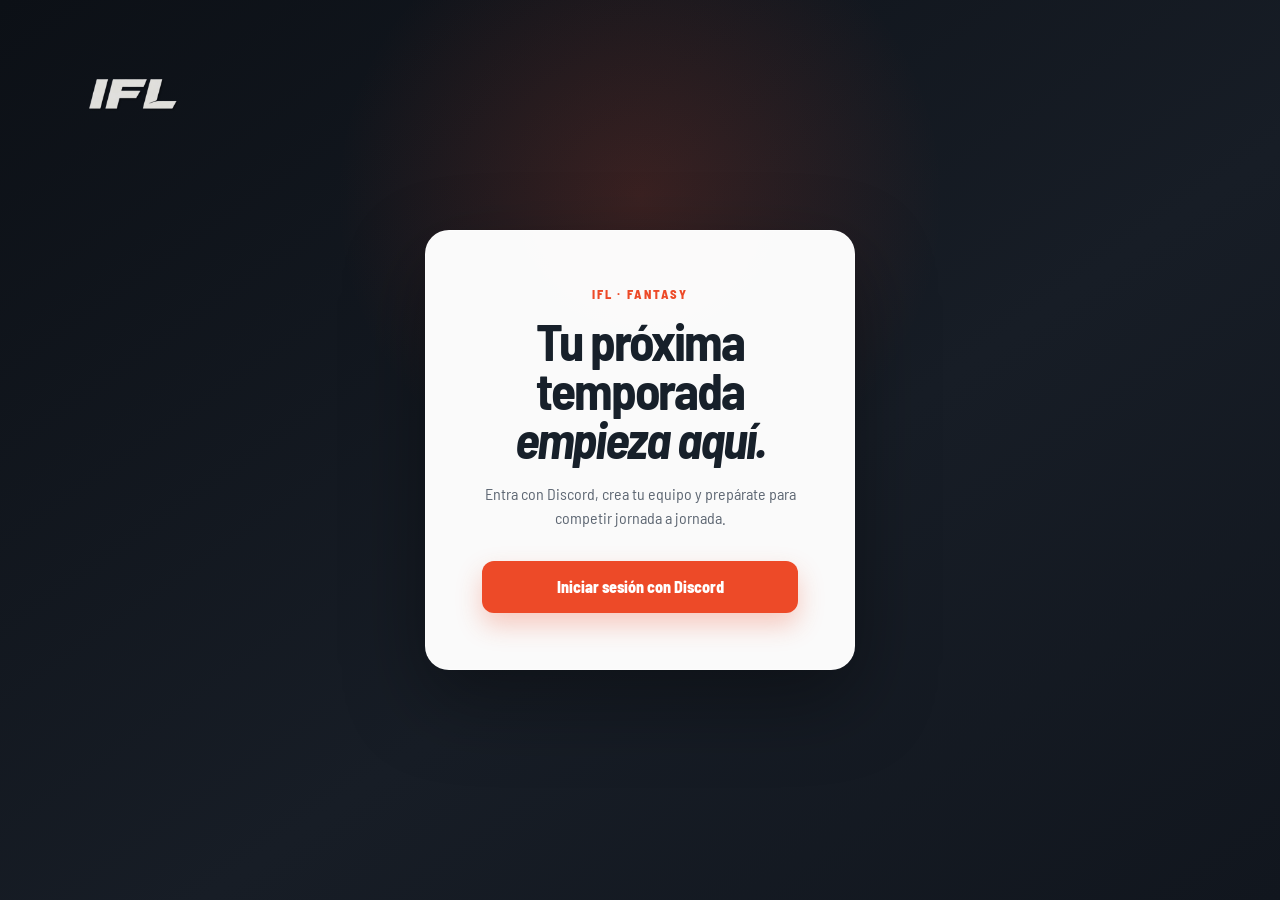
<file: fantasy.html>
<!doctype html>
<html lang="es">
<head>
  <meta charset="utf-8">
  <meta name="viewport" content="width=device-width, initial-scale=1">
  <link rel="preconnect" href="https://fonts.googleapis.com">
  <link rel="preconnect" href="https://fonts.gstatic.com" crossorigin>
  <link href="https://fonts.googleapis.com/css2?family=Barlow+Semi+Condensed:wght@500;600;700;800&display=swap" rel="stylesheet">
  <meta name="description" content="Sigue las competiciones, clubes, calendario y noticias oficiales de la Iberian Football League.">
  <meta name="theme-color" content="#12161d">
  <link rel="icon" type="image/svg+xml" href="favicon.svg">
  <title>Fantasy IFL · Iberian Football League</title>
  <script>
    (() => {
      try {
        const session = JSON.parse(localStorage.getItem("ifl-2-discord-session") || "null");
        if (session?.access_token) document.documentElement.dataset.iflHasSession = "true";
      } catch (_) {}
    })();
  </script>
  <link rel="stylesheet" href="css/styles.css?v=56">
  <link rel="stylesheet" href="css/fantasy.css?v=27">
</head>
<body class="ifl-fantasy-page" data-authenticated="booting">
  <section class="auth-screen fantasy-auth-screen" id="auth-screen" aria-labelledby="auth-screen-title">
    <div class="auth-screen__stadium" aria-hidden="true"></div>
    <div class="auth-screen__mark" aria-hidden="true"><img src="logo" alt=""></div>
    <div class="auth-screen__card">
      <span class="auth-screen__eyebrow">IFL · FANTASY</span>
      <h1 id="auth-screen-title">Tu próxima temporada <em>empieza aquí.</em></h1>
      <p>Entra con Discord, crea tu equipo y prepárate para competir jornada a jornada.</p>
      <button class="auth-screen__button" id="primary-discord-login" type="button">
        <span class="auth-screen__discord-icon" aria-hidden="true">◉</span>
        Iniciar sesión con Discord
      </button>
    </div>
  </section>


  <section class="fantasy-intro" id="fantasy-intro" aria-label="Entrada a IFL Fantasy" aria-hidden="true">
    <div class="fantasy-intro__glow"></div>
    <div class="fantasy-intro__stadium-lines"></div>
    <div class="fantasy-intro__content">
      <div class="fantasy-intro__logo"><img src="logo" alt="Logo de Iberian Football League"></div>
      <div class="fantasy-intro__word" aria-label="IFL Fantasy"><span>I</span><span>F</span><span>L</span><i> </i><span>F</span><span>A</span><span>N</span><span>T</span><span>A</span><span>S</span><span>Y</span></div>
      <p class="fantasy-intro__tagline">TU LIGA. TU EQUIPO. TU LEYENDA.</p>
    </div>
    <span class="fantasy-intro__edition">IFL · FANTASY</span>
  </section>

  <div class="site-shell" id="site-shell">
  <!-- Navegación inicial de IFL 2.0; las secciones se añadirán progresivamente. -->
  <header class="site-header">
    <nav class="main-nav" aria-label="Navegación principal">
      <a class="brand" href="index.html" aria-label="Iberian Football League, inicio">
        <img class="brand-logo" src="logo" alt="Logo de Iberian Football League" width="120" height="72">
      </a>

      <details class="mobile-menu">
        <summary aria-label="Abrir menú de navegación">
          <span class="menu-icon" aria-hidden="true"><span></span><span></span><span></span></span>
          <span>Menú</span>
        </summary>
        <div class="mobile-menu-panel">
          <a class="nav-link" href="index.html">Inicio</a>
          <a class="nav-link" href="calendario.html">Calendario</a>
          <a class="nav-link" href="clasificacion.html">Clasificación</a>
            <a class="nav-link" href="estadios.html">Estadios</a>
            <a class="nav-link" href="buscar.html">Buscar</a>
            <a class="nav-link" href="mercado.html">Mercado</a>
          
        </div>
      </details>

      <div class="desktop-menu">
        <a class="nav-link" href="index.html">Inicio</a>
        <a class="nav-link" href="calendario.html">Calendario</a>
        <a class="nav-link" href="clasificacion.html">Clasificación</a>
            <a class="nav-link" href="estadios.html">Estadios</a>
            <a class="nav-link" href="buscar.html">Buscar</a>
            <a class="nav-link" href="mercado.html">Mercado</a>
        
        
        

        <details class="profile-menu">
          <summary class="profile-trigger" aria-label="Abrir menú de perfil">
            <span class="profile-avatar" aria-hidden="true"></span>
          </summary>
          <div class="profile-panel" aria-label="Opciones de perfil">
            <button class="profile-option profile-login-option" type="button"><span class="profile-option-content"><svg class="profile-option-icon" viewBox="0 0 24 24" fill="none" stroke="currentColor" stroke-width="1.8" stroke-linecap="round" stroke-linejoin="round" aria-hidden="true"><path d="M10 17l5-5-5-5"/><path d="M15 12H3"/><path d="M12 3h6a2 2 0 0 1 2 2v14a2 2 0 0 1-2 2h-6"/></svg><span>Iniciar sesión con Discord</span></span></button>
            <button class="profile-option" type="button" disabled><span class="profile-option-content"><svg class="profile-option-icon" viewBox="0 0 24 24" fill="none" stroke="currentColor" stroke-width="1.8" stroke-linecap="round" stroke-linejoin="round" aria-hidden="true"><circle cx="12" cy="8" r="3.5"/><path d="M5 20c.6-3.5 3.2-5.5 7-5.5s6.4 2 7 5.5"/></svg><span>Mi perfil</span></span></button>
            <button class="profile-option" type="button" disabled><span class="profile-option-content"><svg class="profile-option-icon" viewBox="0 0 24 24" fill="none" stroke="currentColor" stroke-width="1.8" stroke-linecap="round" stroke-linejoin="round" aria-hidden="true"><path d="M12 21s7-3.5 7-9V5l-7-2-7 2v7c0 5.5 7 9 7 9Z"/><path d="m12 7 1.2 2.5 2.8.4-2 2 .5 2.8-2.5-1.3-2.5 1.3.5-2.8-2-2 2.8-.4L12 7Z"/></svg><span>Mi club</span></span></button>
            <button class="profile-option" type="button" disabled><span class="profile-option-content"><svg class="profile-option-icon" viewBox="0 0 24 24" fill="none" stroke="currentColor" stroke-width="1.8" stroke-linecap="round" stroke-linejoin="round" aria-hidden="true"><circle cx="12" cy="12" r="3"/><path d="m19.4 15 .1.1 1.1.9-1.2 2.1-1.4-.5a7.8 7.8 0 0 1-1.6.9l-.3 1.5h-2.4l-.3-1.5a7.8 7.8 0 0 1-1.6-.9l-1.4.5-1.2-2.1 1.1-.9a7 7 0 0 1 0-1.9l-1.1-.9 1.2-2.1 1.4.5a7.8 7.8 0 0 1 1.6-.9l.3-1.5h2.4l.3 1.5a7.8 7.8 0 0 1 1.6.9l1.4-.5 1.2 2.1-1.1.9a7 7 0 0 1-.1 1.8Z" transform="translate(-1 -1) scale(1.08)"/></svg><span>Ajustes</span></span></button>
            <a class="profile-option fantasy-menu-option" href="fantasy.html"><span class="profile-option-content"><svg class="profile-option-icon" viewBox="0 0 24 24" fill="none" stroke="currentColor" stroke-width="1.8" stroke-linecap="round" stroke-linejoin="round" aria-hidden="true"><path d="M8 21h8M12 17v4M7 4h10l2 5a7 7 0 0 1-14 0l2-5Z"/><path d="M5 9H3a3 3 0 0 0 3 4M19 9h2a3 3 0 0 1-3 4M9 8h6"/></svg><span>IFL Fantasy</span></span></a>
            <button class="profile-option" type="button" disabled><span class="profile-option-content"><svg class="profile-option-icon" viewBox="0 0 24 24" fill="none" stroke="currentColor" stroke-width="1.8" stroke-linecap="round" stroke-linejoin="round" aria-hidden="true"><path d="M10 17l5-5-5-5"/><path d="M15 12H3"/><path d="M12 3h6a2 2 0 0 1 2 2v14a2 2 0 0 1-2 2h-6"/></svg><span>Cerrar sesión</span></span></button>
            <div class="profile-divider" role="separator"></div>
            <button class="profile-option profile-option-admin" type="button" disabled><span class="profile-option-content"><svg class="profile-option-icon" viewBox="0 0 24 24" fill="none" stroke="currentColor" stroke-width="1.8" stroke-linecap="round" stroke-linejoin="round" aria-hidden="true"><path d="M12 22s8-4 8-11V5l-8-3-8 3v6c0 7 8 11 8 11Z"/><path d="m9 12 2 2 4-4"/></svg><span>Admin Panel</span></span></button>
          </div>
        </details>
      </div>

      <details class="profile-menu mobile-profile-menu">
        <summary class="profile-trigger" aria-label="Abrir menú de perfil">
          <span class="profile-avatar" aria-hidden="true"></span>
        </summary>
        <div class="profile-panel" aria-label="Opciones de perfil">
          <button class="profile-option profile-login-option" type="button"><span class="profile-option-content"><svg class="profile-option-icon" viewBox="0 0 24 24" fill="none" stroke="currentColor" stroke-width="1.8" stroke-linecap="round" stroke-linejoin="round" aria-hidden="true"><path d="M10 17l5-5-5-5"/><path d="M15 12H3"/><path d="M12 3h6a2 2 0 0 1 2 2v14a2 2 0 0 1-2 2h-6"/></svg><span>Iniciar sesión con Discord</span></span></button>
          <button class="profile-option" type="button" disabled><span class="profile-option-content"><svg class="profile-option-icon" viewBox="0 0 24 24" fill="none" stroke="currentColor" stroke-width="1.8" stroke-linecap="round" stroke-linejoin="round" aria-hidden="true"><circle cx="12" cy="8" r="3.5"/><path d="M5 20c.6-3.5 3.2-5.5 7-5.5s6.4 2 7 5.5"/></svg><span>Mi perfil</span></span></button>
          <button class="profile-option" type="button" disabled><span class="profile-option-content"><svg class="profile-option-icon" viewBox="0 0 24 24" fill="none" stroke="currentColor" stroke-width="1.8" stroke-linecap="round" stroke-linejoin="round" aria-hidden="true"><path d="M12 21s7-3.5 7-9V5l-7-2-7 2v7c0 5.5 7 9 7 9Z"/><path d="m12 7 1.2 2.5 2.8.4-2 2 .5 2.8-2.5-1.3-2.5 1.3.5-2.8-2-2 2.8-.4L12 7Z"/></svg><span>Mi club</span></span></button>
          <button class="profile-option" type="button" disabled><span class="profile-option-content"><svg class="profile-option-icon" viewBox="0 0 24 24" fill="none" stroke="currentColor" stroke-width="1.8" stroke-linecap="round" stroke-linejoin="round" aria-hidden="true"><circle cx="12" cy="12" r="3"/><path d="m19.4 15 .1.1 1.1.9-1.2 2.1-1.4-.5a7.8 7.8 0 0 1-1.6.9l-.3 1.5h-2.4l-.3-1.5a7.8 7.8 0 0 1-1.6-.9l-1.4.5-1.2-2.1 1.1-.9a7 7 0 0 1 0-1.9l-1.1-.9 1.2-2.1 1.4.5a7.8 7.8 0 0 1 1.6-.9l.3-1.5h2.4l.3 1.5a7.8 7.8 0 0 1 1.6.9l1.4-.5 1.2 2.1-1.1.9a7 7 0 0 1-.1 1.8Z" transform="translate(-1 -1) scale(1.08)"/></svg><span>Ajustes</span></span></button>
          <a class="profile-option fantasy-menu-option" href="fantasy.html"><span class="profile-option-content"><svg class="profile-option-icon" viewBox="0 0 24 24" fill="none" stroke="currentColor" stroke-width="1.8" stroke-linecap="round" stroke-linejoin="round" aria-hidden="true"><path d="M8 21h8M12 17v4M7 4h10l2 5a7 7 0 0 1-14 0l2-5Z"/><path d="M5 9H3a3 3 0 0 0 3 4M19 9h2a3 3 0 0 1-3 4M9 8h6"/></svg><span>IFL Fantasy</span></span></a>
            <button class="profile-option" type="button" disabled><span class="profile-option-content"><svg class="profile-option-icon" viewBox="0 0 24 24" fill="none" stroke="currentColor" stroke-width="1.8" stroke-linecap="round" stroke-linejoin="round" aria-hidden="true"><path d="M10 17l5-5-5-5"/><path d="M15 12H3"/><path d="M12 3h6a2 2 0 0 1 2 2v14a2 2 0 0 1-2 2h-6"/></svg><span>Cerrar sesión</span></span></button>
          <div class="profile-divider" role="separator"></div>
          <button class="profile-option profile-option-admin" type="button" disabled><span class="profile-option-content"><svg class="profile-option-icon" viewBox="0 0 24 24" fill="none" stroke="currentColor" stroke-width="1.8" stroke-linecap="round" stroke-linejoin="round" aria-hidden="true"><path d="M12 22s8-4 8-11V5l-8-3-8 3v6c0 7 8 11 8 11Z"/><path d="m9 12 2 2 4-4"/></svg><span>Admin Panel</span></span></button>
        </div>
      </details>
    </nav>
  </header>

  <nav class="fantasy-nav" aria-label="Navegación Fantasy">
    <a class="fantasy-nav__brand" href="fantasy.html" aria-label="Inicio de IFL Fantasy"><img src="logo" alt=""><span>IFL <strong>FANTASY</strong></span></a>
    <div class="fantasy-nav__links">
      <a href="#fantasy-roster-title">Mi equipo</a>
      <a href="#fantasy-market">Mercado</a>
      <a href="#fantasy-formations">Formaciones</a>
      <a href="#fantasy-rules">Reglas</a>
    </div>
    <a class="fantasy-nav__exit" href="index.html"><svg viewBox="0 0 24 24" aria-hidden="true"><path d="M10 17l5-5-5-5M15 12H3M12 3h6a2 2 0 0 1 2 2v14a2 2 0 0 1-2 2h-6"/></svg><span>Salir</span></a>
  </nav>

  <main class="content-page fantasy-page" id="contenido">
  <section class="fantasy-hero">
    <div class="fantasy-hero__copy">
      <span class="section-kicker">IBERIAN FOOTBALL LEAGUE</span>
      <p class="fantasy-eyebrow">FANTASY IFL</p>
      <h1>Tu estrategia.<br><span>Tu alineación.</span></h1>
      <p class="section-intro">Construye una plantilla de 15 futbolistas con 100 M€ iniciales y elige los cuatro titulares de cada jornada.</p>
      <a class="fantasy-primary-link" href="#fantasy-formations">Elegir formación <span aria-hidden="true">↓</span></a>
    </div>
    <div class="fantasy-hero__visual" aria-hidden="true">
      <div class="fantasy-hero-emblem" aria-label="Emblema IFL Fantasy"><img src="logo" alt="Logo oficial de IFL"><small>FANTASY</small></div>
      <span class="fantasy-hero-tag">15 JUGADORES</span>
      <span class="fantasy-hero-line"></span>
    </div>
  </section>

  <section class="fantasy-summary-grid" aria-label="Resumen Fantasy">
    <article class="fantasy-summary-card"><span class="fantasy-summary-icon"><svg viewBox="0 0 24 24"><circle cx="12" cy="8" r="3.5"/><path d="M5 21v-1.5a7 7 0 0 1 14 0V21"/></svg></span><span class="fantasy-summary-label">Mi equipo</span><strong>15 jugadores</strong><small>Plantilla Fantasy completa</small></article>
    <article class="fantasy-summary-card"><span class="fantasy-summary-icon"><svg viewBox="0 0 24 24"><path d="M3 7h18v14H3zM7 7V4h10v3M3 12h18"/></svg></span><span class="fantasy-summary-label">Presupuesto</span><strong>100 M€</strong><small>Presupuesto inicial por mánager</small></article>
    <article class="fantasy-summary-card"><span class="fantasy-summary-icon"><svg viewBox="0 0 24 24"><path d="M4 20V10M10 20V4M16 20v-7M22 20H2"/></svg></span><span class="fantasy-summary-label">Puntuación</span><strong>Estadísticas reales</strong><small>Según los partidos oficiales IFL</small></article>
  </section>


  <section class="fantasy-dashboard" aria-labelledby="fantasy-dashboard-title">
    <div class="fantasy-dashboard__heading"><div><span class="section-kicker">CENTRO FANTASY</span><h2 id="fantasy-dashboard-title">¿Qué quieres hacer?</h2><p>Accede directamente a cada apartado de tu experiencia Fantasy.</p></div><span class="fantasy-dashboard__season">IFL · FANTASY</span></div>
    <div class="fantasy-dashboard__grid">
      <a class="fantasy-dashboard-card" href="#fantasy-roster-title"><span class="fantasy-dashboard-card__icon" aria-hidden="true">♙</span><span class="fantasy-dashboard-card__text"><strong>Mi equipo</strong><small>Consulta tu plantilla y sus puestos</small></span><span class="fantasy-dashboard-card__arrow" aria-hidden="true">→</span></a>
      <a class="fantasy-dashboard-card" href="#fantasy-market"><span class="fantasy-dashboard-card__icon" aria-hidden="true">⇄</span><span class="fantasy-dashboard-card__text"><strong>Mercado Fantasy</strong><small>Explora fichajes, subastas y precios</small></span><span class="fantasy-dashboard-card__arrow" aria-hidden="true">→</span></a>
      <a class="fantasy-dashboard-card" href="#fantasy-formations"><span class="fantasy-dashboard-card__icon" aria-hidden="true">▦</span><span class="fantasy-dashboard-card__text"><strong>Formaciones</strong><small>Elige y cambia tu táctica</small></span><span class="fantasy-dashboard-card__arrow" aria-hidden="true">→</span></a>
      <a class="fantasy-dashboard-card" href="#fantasy-rules"><span class="fantasy-dashboard-card__icon" aria-hidden="true">ⓘ</span><span class="fantasy-dashboard-card__text"><strong>Reglas Fantasy</strong><small>Revisa las normas de cada jornada</small></span><span class="fantasy-dashboard-card__arrow" aria-hidden="true">→</span></a>
    </div>
  </section>

  <section class="fantasy-section fantasy-market-section" id="fantasy-market" aria-labelledby="fantasy-market-title">
    <div class="fantasy-market-hero">
      <div class="fantasy-market-hero__copy">
        <span class="section-kicker">FANTASY TRANSFERS</span>
        <h2 id="fantasy-market-title">Mercado Fantasy</h2>
        <p>Ficha jugadores para construir tu plantilla. Este mercado virtual es independiente del mercado oficial de fichajes de la IFL.</p>
      </div>
      <div class="fantasy-market-wallet">
        <span class="fantasy-market-wallet__label">Tu presupuesto</span>
        <strong>100 M€</strong>
        <small>Presupuesto inicial de tu equipo Fantasy.</small>
      </div>
    </div>
    <div class="fantasy-market-toolbar">
      <div class="fantasy-market-tabs" role="group" aria-label="Tipo de operación">
        <button class="fantasy-market-tab is-active" type="button" data-market-type="all" aria-pressed="true">Todos</button>
        <button class="fantasy-market-tab" type="button" data-market-type="auction" aria-pressed="false">Subastas · 24 h</button>
        <button class="fantasy-market-tab" type="button" data-market-type="fixed" aria-pressed="false">Precio fijo</button>
      </div>
      <label class="fantasy-market-search">
        <svg viewBox="0 0 24 24" aria-hidden="true"><circle cx="10.8" cy="10.8" r="6.8"/><path d="m16 16 5 5"/></svg>
        <input id="fantasy-market-search" type="search" placeholder="Buscar jugador o club" autocomplete="off" aria-label="Buscar jugador o club">
      </label>
    </div>
    <div class="fantasy-market-results" id="fantasy-market-results" aria-live="polite">
      <div class="fantasy-market-empty">
        <span class="fantasy-market-empty__mark" aria-hidden="true"><img src="logo" alt=""></span>
        <span class="section-kicker">MERCADO EN PREPARACIÓN</span>
        <h3>Próximamente, fichajes Fantasy</h3>
        <p>El mercado ya tiene su espacio en Fantasy, pero no mostraremos jugadores inventados ni aceptaremos ofertas ficticias. Se habilitará cuando el catálogo oficial de jugadores y el backend de pujas y compras estén conectados.</p>
        <div class="fantasy-market-features">
          <span><svg viewBox="0 0 24 24" aria-hidden="true"><circle cx="12" cy="12" r="9"/><path d="M12 7v5l3 2"/></svg> Subastas de 24 horas</span>
          <span><svg viewBox="0 0 24 24" aria-hidden="true"><path d="M3 7h18v14H3zM7 7V4h10v3"/></svg> Precio fijo</span>
          <span><svg viewBox="0 0 24 24" aria-hidden="true"><path d="M12 22s8-4 8-11V5l-8-3-8 3v6c0 7 8 11 8 11Z"/><path d="m9 12 2 2 4-4"/></svg> Operaciones verificadas</span>
        </div>
      </div>
    </div>
    <p class="fantasy-market-footnote">Las pujas, compras, reservas de saldo y pagos al vendedor requieren validación segura en servidor; los controles visuales no simulan transacciones reales.</p>
  </section>

  <section class="fantasy-section" id="fantasy-formations" aria-labelledby="fantasy-formations-title">
    <div class="fantasy-section-heading">
      <div><span class="section-kicker">TU TÁCTICA</span><h2 id="fantasy-formations-title">Elige tu formación</h2><p>Selecciona una de las formaciones permitidas para tu plantilla de 15 jugadores; la alineación de cada jornada utiliza cuatro puestos.</p></div>
      <span class="fantasy-count"><strong id="fantasy-player-count">4</strong><span>puestos</span></span>
    </div>
    <div class="fantasy-formation-options" role="group" aria-label="Formaciones disponibles">
      <button class="fantasy-formation-option is-selected" type="button" data-formation="2-2" aria-pressed="true"><span class="fantasy-formation-number">2–2</span><strong>Equilibrada</strong><small>2 delanteros + 2 defensas/medios</small><span class="fantasy-option-check" aria-hidden="true">✓</span></button>
      <button class="fantasy-formation-option" type="button" data-formation="3-1" aria-pressed="false"><span class="fantasy-formation-number">3–1</span><strong>Ofensiva</strong><small>3 delanteros + 1 defensa</small><span class="fantasy-option-check" aria-hidden="true">✓</span></button>
      <button class="fantasy-formation-option" type="button" data-formation="1-1-1-1" aria-pressed="false"><span class="fantasy-formation-number">1–1–1–1</span><strong>Completa</strong><small>Portero, defensa, medio y delantero</small><span class="fantasy-option-check" aria-hidden="true">✓</span></button>
    </div>

    <div class="fantasy-tactics-layout">
      <div class="fantasy-pitch-panel">
        <div class="fantasy-pitch-heading"><div><span class="section-kicker">VISTA TÁCTICA</span><h3 id="fantasy-active-formation">Formación 2–2</h3></div><span class="fantasy-pitch-badge">4 puestos</span></div>
        <div class="fantasy-pitch" id="fantasy-pitch" data-formation="2-2" aria-label="Vista táctica de la formación elegida">
          <div class="fantasy-pitch__markings" aria-hidden="true"><span class="pitch-halfway"></span><span class="pitch-circle"></span><span class="pitch-box pitch-box--top"></span><span class="pitch-box pitch-box--bottom"></span></div>
          <div class="fantasy-pitch__line fantasy-pitch__line--attack" id="fantasy-line-attack">
            <span class="fantasy-position-token"><svg viewBox="0 0 24 24"><circle cx="12" cy="7" r="4"/><path d="M4 21v-2a8 8 0 0 1 16 0v2z"/></svg><b>DEL</b><small>Delantero</small></span>
            <span class="fantasy-position-token"><svg viewBox="0 0 24 24"><circle cx="12" cy="7" r="4"/><path d="M4 21v-2a8 8 0 0 1 16 0v2z"/></svg><b>DEL</b><small>Delantero</small></span>
          </div>
          <div class="fantasy-pitch__line fantasy-pitch__line--base" id="fantasy-line-base">
            <span class="fantasy-position-token"><svg viewBox="0 0 24 24"><circle cx="12" cy="7" r="4"/><path d="M4 21v-2a8 8 0 0 1 16 0v2z"/></svg><b>DEF / MED</b><small>Defensa o medio</small></span>
            <span class="fantasy-position-token"><svg viewBox="0 0 24 24"><circle cx="12" cy="7" r="4"/><path d="M4 21v-2a8 8 0 0 1 16 0v2z"/></svg><b>DEF / MED</b><small>Defensa o medio</small></span>
          </div>
        </div>
        <p class="fantasy-pitch-caption" id="fantasy-formation-description">Dos delanteros obligatorios y dos jugadores que deben ser defensas o centrocampistas. No se permite portero en esta formación.</p>
      </div>
      <aside class="fantasy-rules-panel" id="fantasy-rules">
        <span class="section-kicker">REGLAS DE ALINEACIÓN</span>
        <h3>Antes de cada jornada</h3>
        <ul class="fantasy-rules-list">
          <li><span class="fantasy-rule-check">✓</span><span><strong>15 en plantilla · 4 titulares</strong><small>Tu plantilla tendrá 15 futbolistas y la alineación elegida cuatro puestos.</small></span></li>
          <li><span class="fantasy-rule-check">✓</span><span><strong>Cambios permitidos</strong><small>Puedes cambiar jugadores y formación antes del cierre.</small></span></li>
          <li><span class="fantasy-rule-check">✓</span><span><strong>Cierre de jornada</strong><small>La alineación se bloquea al inicio del primer partido de la jornada.</small></span></li>
          <li><span class="fantasy-rule-check">✓</span><span><strong>Posiciones por temporada</strong><small>La posición del jugador se gestiona desde Mi perfil y solo cambia una vez por temporada.</small></span></li>
        </ul>
      </aside>
    </div>
  </section>

  <section class="fantasy-section fantasy-roster-section" aria-labelledby="fantasy-roster-title">
    <div class="fantasy-section-heading"><div><span class="section-kicker">PLANTILLA</span><h2 id="fantasy-roster-title">Mi equipo</h2><p>Tu plantilla tendrá hasta 15 futbolistas con un presupuesto inicial de 100 M€. La selección y gestión de jugadores se activará al conectar los datos oficiales y el sistema Fantasy.</p></div></div>
    <div class="fantasy-empty-roster">
      <span class="fantasy-empty-roster__icon"><svg viewBox="0 0 24 24"><circle cx="12" cy="8" r="3.5"/><path d="M4 21v-1.5a8 8 0 0 1 16 0V21"/></svg></span>
      <h3>Tu plantilla aparecerá aquí</h3>
      <p>La plantilla de 15 jugadores y el presupuesto inicial de 100 M€ ya están definidos. Los fichajes y el guardado de tu equipo necesitan que se conecten el catálogo oficial y el backend.</p>
      <span class="fantasy-status-note"><span></span> Estructura visual en preparación</span>
    </div>
  </section>

  <section class="fantasy-footer-note"><span class="fantasy-footer-note__icon"><svg viewBox="0 0 24 24"><path d="M12 22s8-4 8-11V5l-8-3-8 3v6c0 7 8 11 8 11Z"/><path d="M12 8v4M12 16h.01"/></svg></span><p><strong>Estado del proyecto</strong><br>La página define una plantilla de 15 jugadores, un presupuesto inicial de 100 M€ y alineaciones de cuatro puestos. El mercado real, los puntos oficiales y el guardado seguro necesitan datos y backend.</p></section>
</main>

  <footer class="site-footer">
    <div class="site-footer__main">
      <a class="site-footer__brand" href="index.html" aria-label="Iberian Football League, inicio">
        <img src="logo" alt="Logo de Iberian Football League">
        <span>Iberian Football League</span>
      </a>
      <nav class="site-footer__links" aria-label="Enlaces del pie de página">
        <a href="index.html">Inicio</a>
        <a href="calendario.html">Calendario</a>
        <a href="clasificacion.html">Clasificación</a>
      </nav>
      <div class="site-footer__status">
        <span class="status-dot" aria-hidden="true"></span>
        <span>Información oficial IFL</span>
      </div>
    </div>
    <div class="site-footer__bottom">
      <span>© 2026 Iberian Football League</span>
      <span>IFL · Roblox Football League</span>
    </div>
  </footer>
  </div>

  <script>
    (() => {
      const SUPABASE_URL = "https://boazhychmpxeuplyxzsi.supabase.co";
      const SUPABASE_PUBLISHABLE_KEY = "sb_publishable_C_iRhldD-coePRVqcNDCGA_oGIA1u3d";
      const STORAGE_KEY = "ifl-2-discord-session";
      const loginOptions = [...document.querySelectorAll(".profile-login-option, #primary-discord-login")];
      const logoutOptions = [...document.querySelectorAll(".profile-option")].filter((option) => option.textContent.trim() === "Cerrar sesión");

      // Punto de conexión preparado para el futuro selector de estadios del Admin Panel.
      window.IFLAuth = {
        setStadiumBackground(imageUrl) {
          const authScreen = document.getElementById("auth-screen");
          if (!authScreen || typeof imageUrl !== "string" || !(imageUrl.startsWith("https://") || imageUrl.startsWith("http://"))) return;
          const safeUrl = imageUrl.replaceAll('"', "").replaceAll("\\n", "").replaceAll("\\r", "");
          authScreen.style.setProperty("--auth-stadium-image", 'url("' + safeUrl + '")');
          authScreen.classList.add("has-stadium-background");
        }
      };

      function userName(user) {
        return user?.user_metadata?.full_name || user?.user_metadata?.global_name || user?.user_metadata?.name || "Usuario de Discord";
      }

      function setAuthState(user) {
        // Mantener sincronizado el marcador temprano del <html> con la sesión real.
        // Si una sesión caduca, no ocultar a la vez el login y el contenido (pantalla negra).
        if (user) document.documentElement.dataset.iflHasSession = "true";
        else delete document.documentElement.dataset.iflHasSession;
        document.body.dataset.authenticated = user ? "true" : "false";
        const authScreen = document.getElementById("auth-screen");
        if (authScreen) authScreen.hidden = Boolean(user);
        loginOptions.forEach((option) => {
          option.textContent = "Iniciar sesión con Discord";
          option.hidden = Boolean(user);
          option.disabled = Boolean(user);
        });
        logoutOptions.forEach((option) => { option.disabled = !user; });

        const avatarUrl = user?.user_metadata?.avatar_url || user?.user_metadata?.picture || "";
        document.querySelectorAll(".profile-avatar").forEach((avatar) => {
          avatar.classList.remove("has-discord-avatar");
          avatar.style.backgroundImage = "";
          if (avatarUrl) {
            try {
              const parsed = new URL(avatarUrl);
              if (parsed.protocol === "https:") {
                avatar.style.backgroundImage = "url(" + JSON.stringify(parsed.href) + ")";
                avatar.classList.add("has-discord-avatar");
              }
            } catch (_) {}
          }
        });
        document.querySelectorAll(".profile-trigger").forEach((trigger) => {
          trigger.title = user ? "Perfil de Discord" : "Iniciar sesión con Discord";
        });
      }

      function saveSession(payload) {
        localStorage.setItem(STORAGE_KEY, JSON.stringify(payload));
      }

      function readSession() {
        try { return JSON.parse(localStorage.getItem(STORAGE_KEY) || "null"); } catch (_) { return null; }
      }

      async function loadUser(accessToken) {
        const response = await fetch(SUPABASE_URL + "/auth/v1/user", {
          headers: { apikey: SUPABASE_PUBLISHABLE_KEY, Authorization: "Bearer " + accessToken }
        });
        if (!response.ok) throw new Error("Sesión no válida");
        return response.json();
      }

      async function refreshSession(refreshToken) {
        const response = await fetch(SUPABASE_URL + "/auth/v1/token?grant_type=refresh_token", {
          method: "POST",
          headers: { apikey: SUPABASE_PUBLISHABLE_KEY, "Content-Type": "application/json" },
          body: JSON.stringify({ refresh_token: refreshToken })
        });
        if (!response.ok) throw new Error("No se pudo renovar la sesión");
        const payload = await response.json();
        const user = await loadUser(payload.access_token);
        saveSession({ ...payload, user });
        return user;
      }

      async function restoreSession() {
        const params = new URLSearchParams(window.location.hash.slice(1));
        const accessToken = params.get("access_token");
        const refreshToken = params.get("refresh_token");
        if (accessToken) {
          // Mostrar la web en cuanto vuelve Discord y validar el token en segundo plano.
          setAuthState({});
          history.replaceState({}, document.title, window.location.pathname + window.location.search);
          try {
            const user = await loadUser(accessToken);
            saveSession({ access_token: accessToken, refresh_token: refreshToken, user });
            setAuthState(user);
            return;
          } catch (error) {
            console.warn("[IFL 2.0] No se pudo validar la sesión OAuth:", error);
            localStorage.removeItem(STORAGE_KEY);
            setAuthState(null);
            return;
          }
        }

        const stored = readSession();
        if (!stored?.access_token) return setAuthState(null);

        // La sesión guardada se pinta inmediatamente; la comprobación no bloquea la interfaz.
        setAuthState(stored.user || {});
        try {
          const user = await loadUser(stored.access_token);
          saveSession({ ...stored, user });
          setAuthState(user);
        } catch (_) {
          try {
            const user = stored.refresh_token ? await refreshSession(stored.refresh_token) : null;
            if (!user) throw new Error("No hay token de renovación");
            setAuthState(user);
          } catch (__) {
            localStorage.removeItem(STORAGE_KEY);
            setAuthState(null);
          }
        }
      }

      function signIn() {
        const redirectTo = "https://iberianfootballleague.github.io/IFL-2.0/";
        const url = SUPABASE_URL + "/auth/v1/authorize?provider=discord&redirect_to=" + encodeURIComponent(redirectTo);
        window.location.assign(url);
      }

      async function signOut() {
        const stored = readSession();
        if (stored?.access_token) {
          await fetch(SUPABASE_URL + "/auth/v1/logout", {
            method: "POST",
            headers: { apikey: SUPABASE_PUBLISHABLE_KEY, Authorization: "Bearer " + stored.access_token }
          }).catch(() => {});
        }
        localStorage.removeItem(STORAGE_KEY);
        setAuthState(null);
      }

      loginOptions.forEach((option) => option.addEventListener("click", signIn));
      logoutOptions.forEach((option) => option.addEventListener("click", signOut));
      restoreSession();
    })();
  </script>
  <script src="js/ifl-data.js" defer></script>
  <script src="js/site-content.js" defer></script>
  <script src="js/fantasy.js?v=18" defer></script>
  
  <script src="js/site-preferences.js?v=2" defer></script>
</body>
</html>
</file>
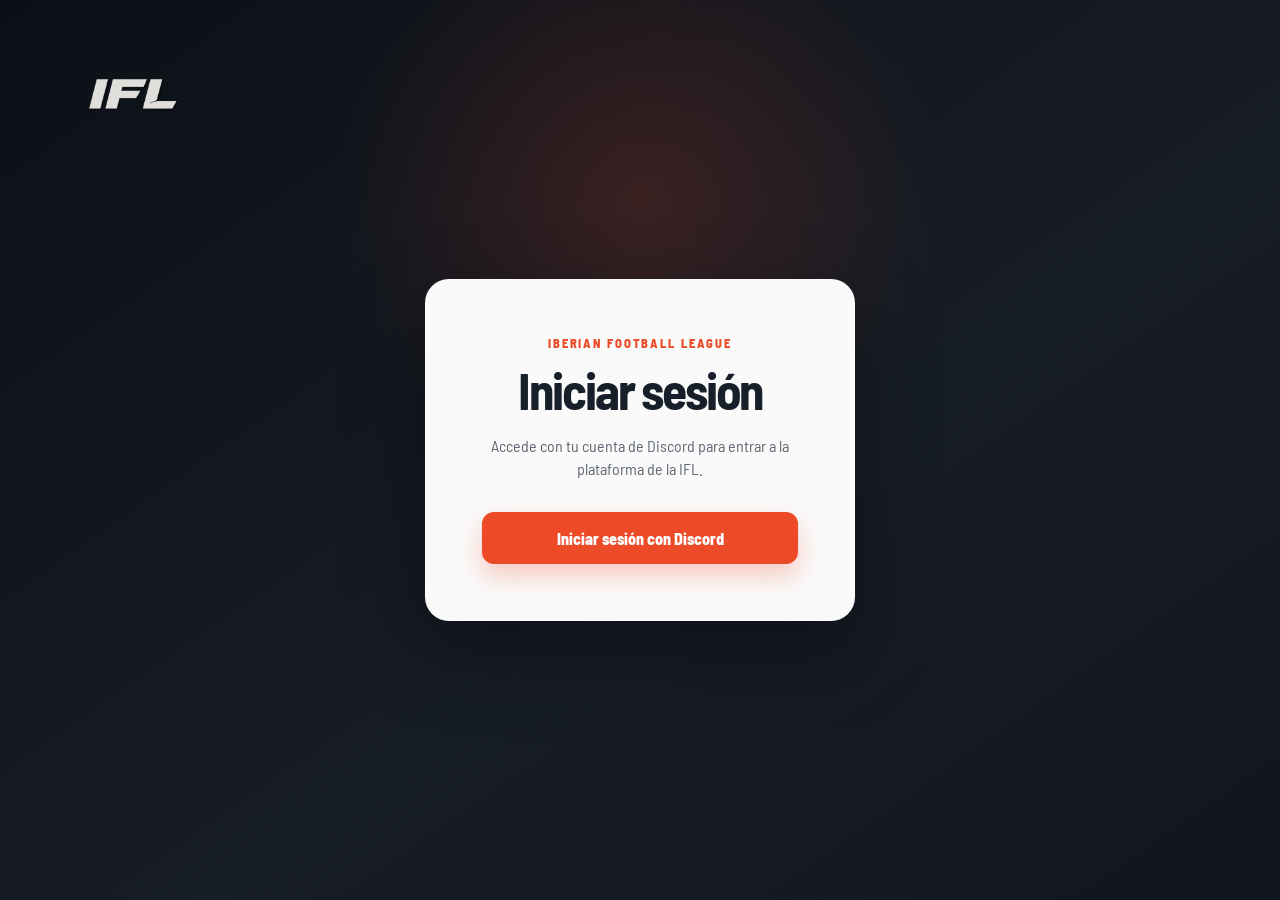
<file: mercado.html>
<!doctype html>
<html lang="es">
<head>
  <meta charset="utf-8">
  <meta name="viewport" content="width=device-width, initial-scale=1">
  <link rel="preconnect" href="https://fonts.googleapis.com">
  <link rel="preconnect" href="https://fonts.gstatic.com" crossorigin>
  <link href="https://fonts.googleapis.com/css2?family=Barlow+Semi+Condensed:wght@500;600;700;800&display=swap" rel="stylesheet">
  <meta name="description" content="Sigue las competiciones, clubes, calendario y noticias oficiales de la Iberian Football League.">
  <meta name="theme-color" content="#12161d">
  <link rel="icon" type="image/svg+xml" href="favicon.svg">
  <title>Mercado · Iberian Football League</title>
  <script>
    (() => {
      try {
        const session = JSON.parse(localStorage.getItem("ifl-2-discord-session") || "null");
        if (session?.access_token) document.documentElement.dataset.iflHasSession = "true";
      } catch (_) {}
    })();
  </script>
  <link rel="stylesheet" href="css/styles.css?v=56">
  <link rel="stylesheet" href="css/market-fixes.css?v=1">
</head>
<body data-authenticated="booting">
  <section class="auth-screen" id="auth-screen" aria-labelledby="auth-screen-title">
    <div class="auth-screen__stadium" aria-hidden="true"></div>
    <div class="auth-screen__mark" aria-hidden="true"><img src="logo" alt=""></div>
    <div class="auth-screen__card">
      <span class="auth-screen__eyebrow">Iberian Football League</span>
      <h1 id="auth-screen-title">Iniciar sesión</h1>
      <p>Accede con tu cuenta de Discord para entrar a la plataforma de la IFL.</p>
      <button class="auth-screen__button" id="primary-discord-login" type="button">
        <span class="auth-screen__discord-icon" aria-hidden="true">◉</span>
        Iniciar sesión con Discord
      </button>
    </div>
  </section>

  <div class="site-shell" id="site-shell">
  <!-- Navegación inicial de IFL 2.0; las secciones se añadirán progresivamente. -->
  <header class="site-header">
    <nav class="main-nav" aria-label="Navegación principal">
      <a class="brand" href="index.html" aria-label="Iberian Football League, inicio">
        <img class="brand-logo" src="logo" alt="Logo de Iberian Football League" width="120" height="72">
      </a>

      <details class="mobile-menu">
        <summary aria-label="Abrir menú de navegación">
          <span class="menu-icon" aria-hidden="true"><span></span><span></span><span></span></span>
          <span>Menú</span>
        </summary>
        <div class="mobile-menu-panel">
          <a class="nav-link" href="index.html">Inicio</a>
          <a class="nav-link" href="calendario.html">Calendario</a>
          <a class="nav-link" href="clasificacion.html">Clasificación</a>
            <a class="nav-link" href="estadios.html">Estadios</a>
            <a class="nav-link" href="buscar.html">Buscar</a>
            <a class="nav-link is-active" href="mercado.html" aria-current="page">Mercado</a>
            </div>
      </details>

      <div class="desktop-menu">
        <a class="nav-link" href="index.html">Inicio</a>
        <a class="nav-link" href="calendario.html">Calendario</a>
        <a class="nav-link" href="clasificacion.html">Clasificación</a>
            <a class="nav-link" href="estadios.html">Estadios</a>
            <a class="nav-link" href="buscar.html">Buscar</a>
            <a class="nav-link is-active" href="mercado.html" aria-current="page">Mercado</a>
            <details class="profile-menu">
          <summary class="profile-trigger" aria-label="Abrir menú de perfil">
            <span class="profile-avatar" aria-hidden="true"></span>
          </summary>
          <div class="profile-panel" aria-label="Opciones de perfil">
            <button class="profile-option profile-login-option" type="button"><span class="profile-option-content"><svg class="profile-option-icon" viewBox="0 0 24 24" fill="none" stroke="currentColor" stroke-width="1.8" stroke-linecap="round" stroke-linejoin="round" aria-hidden="true"><path d="M10 17l5-5-5-5"/><path d="M15 12H3"/><path d="M12 3h6a2 2 0 0 1 2 2v14a2 2 0 0 1-2 2h-6"/></svg><span>Iniciar sesión con Discord</span></span></button>
            <button class="profile-option" type="button" disabled><span class="profile-option-content"><svg class="profile-option-icon" viewBox="0 0 24 24" fill="none" stroke="currentColor" stroke-width="1.8" stroke-linecap="round" stroke-linejoin="round" aria-hidden="true"><circle cx="12" cy="8" r="3.5"/><path d="M5 20c.6-3.5 3.2-5.5 7-5.5s6.4 2 7 5.5"/></svg><span>Mi perfil</span></span></button>
            <button class="profile-option" type="button" disabled><span class="profile-option-content"><svg class="profile-option-icon" viewBox="0 0 24 24" fill="none" stroke="currentColor" stroke-width="1.8" stroke-linecap="round" stroke-linejoin="round" aria-hidden="true"><path d="M12 21s7-3.5 7-9V5l-7-2-7 2v7c0 5.5 7 9 7 9Z"/><path d="m12 7 1.2 2.5 2.8.4-2 2 .5 2.8-2.5-1.3-2.5 1.3.5-2.8-2-2 2.8-.4L12 7Z"/></svg><span>Mi club</span></span></button>
            <button class="profile-option" type="button" disabled><span class="profile-option-content"><svg class="profile-option-icon" viewBox="0 0 24 24" fill="none" stroke="currentColor" stroke-width="1.8" stroke-linecap="round" stroke-linejoin="round" aria-hidden="true"><circle cx="12" cy="12" r="3"/><path d="m19.4 15 .1.1 1.1.9-1.2 2.1-1.4-.5a7.8 7.8 0 0 1-1.6.9l-.3 1.5h-2.4l-.3-1.5a7.8 7.8 0 0 1-1.6-.9l-1.4.5-1.2-2.1 1.1-.9a7 7 0 0 1 0-1.9l-1.1-.9 1.2-2.1 1.4.5a7.8 7.8 0 0 1 1.6-.9l.3-1.5h2.4l.3 1.5a7.8 7.8 0 0 1 1.6.9l1.4-.5 1.2 2.1-1.1.9a7 7 0 0 1-.1 1.8Z" transform="translate(-1 -1) scale(1.08)"/></svg><span>Ajustes</span></span></button>
            <a class="profile-option fantasy-menu-option" href="fantasy.html"><span class="profile-option-content"><svg class="profile-option-icon" viewBox="0 0 24 24" fill="none" stroke="currentColor" stroke-width="1.8" stroke-linecap="round" stroke-linejoin="round" aria-hidden="true"><path d="M8 21h8M12 17v4M7 4h10l2 5a7 7 0 0 1-14 0l2-5Z"/><path d="M5 9H3a3 3 0 0 0 3 4M19 9h2a3 3 0 0 1-3 4M9 8h6"/></svg><span>IFL Fantasy</span></span></a>
            <button class="profile-option" type="button" disabled><span class="profile-option-content"><svg class="profile-option-icon" viewBox="0 0 24 24" fill="none" stroke="currentColor" stroke-width="1.8" stroke-linecap="round" stroke-linejoin="round" aria-hidden="true"><path d="M10 17l5-5-5-5"/><path d="M15 12H3"/><path d="M12 3h6a2 2 0 0 1 2 2v14a2 2 0 0 1-2 2h-6"/></svg><span>Cerrar sesión</span></span></button>
            <div class="profile-divider" role="separator"></div>
            <button class="profile-option profile-option-admin" type="button" disabled><span class="profile-option-content"><svg class="profile-option-icon" viewBox="0 0 24 24" fill="none" stroke="currentColor" stroke-width="1.8" stroke-linecap="round" stroke-linejoin="round" aria-hidden="true"><path d="M12 22s8-4 8-11V5l-8-3-8 3v6c0 7 8 11 8 11Z"/><path d="m9 12 2 2 4-4"/></svg><span>Admin Panel</span></span></button>
          </div>
        </details>
      </div>

      <details class="profile-menu mobile-profile-menu">
        <summary class="profile-trigger" aria-label="Abrir menú de perfil">
          <span class="profile-avatar" aria-hidden="true"></span>
        </summary>
        <div class="profile-panel" aria-label="Opciones de perfil">
          <button class="profile-option profile-login-option" type="button"><span class="profile-option-content"><svg class="profile-option-icon" viewBox="0 0 24 24" fill="none" stroke="currentColor" stroke-width="1.8" stroke-linecap="round" stroke-linejoin="round" aria-hidden="true"><path d="M10 17l5-5-5-5"/><path d="M15 12H3"/><path d="M12 3h6a2 2 0 0 1 2 2v14a2 2 0 0 1-2 2h-6"/></svg><span>Iniciar sesión con Discord</span></span></button>
          <button class="profile-option" type="button" disabled><span class="profile-option-content"><svg class="profile-option-icon" viewBox="0 0 24 24" fill="none" stroke="currentColor" stroke-width="1.8" stroke-linecap="round" stroke-linejoin="round" aria-hidden="true"><circle cx="12" cy="8" r="3.5"/><path d="M5 20c.6-3.5 3.2-5.5 7-5.5s6.4 2 7 5.5"/></svg><span>Mi perfil</span></span></button>
          <button class="profile-option" type="button" disabled><span class="profile-option-content"><svg class="profile-option-icon" viewBox="0 0 24 24" fill="none" stroke="currentColor" stroke-width="1.8" stroke-linecap="round" stroke-linejoin="round" aria-hidden="true"><path d="M12 21s7-3.5 7-9V5l-7-2-7 2v7c0 5.5 7 9 7 9Z"/><path d="m12 7 1.2 2.5 2.8.4-2 2 .5 2.8-2.5-1.3-2.5 1.3.5-2.8-2-2 2.8-.4L12 7Z"/></svg><span>Mi club</span></span></button>
          <button class="profile-option" type="button" disabled><span class="profile-option-content"><svg class="profile-option-icon" viewBox="0 0 24 24" fill="none" stroke="currentColor" stroke-width="1.8" stroke-linecap="round" stroke-linejoin="round" aria-hidden="true"><circle cx="12" cy="12" r="3"/><path d="m19.4 15 .1.1 1.1.9-1.2 2.1-1.4-.5a7.8 7.8 0 0 1-1.6.9l-.3 1.5h-2.4l-.3-1.5a7.8 7.8 0 0 1-1.6-.9l-1.4.5-1.2-2.1 1.1-.9a7 7 0 0 1 0-1.9l-1.1-.9 1.2-2.1 1.4.5a7.8 7.8 0 0 1 1.6-.9l.3-1.5h2.4l.3 1.5a7.8 7.8 0 0 1 1.6.9l1.4-.5 1.2 2.1-1.1.9a7 7 0 0 1-.1 1.8Z" transform="translate(-1 -1) scale(1.08)"/></svg><span>Ajustes</span></span></button>
          <a class="profile-option fantasy-menu-option" href="fantasy.html"><span class="profile-option-content"><svg class="profile-option-icon" viewBox="0 0 24 24" fill="none" stroke="currentColor" stroke-width="1.8" stroke-linecap="round" stroke-linejoin="round" aria-hidden="true"><path d="M8 21h8M12 17v4M7 4h10l2 5a7 7 0 0 1-14 0l2-5Z"/><path d="M5 9H3a3 3 0 0 0 3 4M19 9h2a3 3 0 0 1-3 4M9 8h6"/></svg><span>IFL Fantasy</span></span></a>
            <button class="profile-option" type="button" disabled><span class="profile-option-content"><svg class="profile-option-icon" viewBox="0 0 24 24" fill="none" stroke="currentColor" stroke-width="1.8" stroke-linecap="round" stroke-linejoin="round" aria-hidden="true"><path d="M10 17l5-5-5-5"/><path d="M15 12H3"/><path d="M12 3h6a2 2 0 0 1 2 2v14a2 2 0 0 1-2 2h-6"/></svg><span>Cerrar sesión</span></span></button>
          <div class="profile-divider" role="separator"></div>
          <button class="profile-option profile-option-admin" type="button" disabled><span class="profile-option-content"><svg class="profile-option-icon" viewBox="0 0 24 24" fill="none" stroke="currentColor" stroke-width="1.8" stroke-linecap="round" stroke-linejoin="round" aria-hidden="true"><path d="M12 22s8-4 8-11V5l-8-3-8 3v6c0 7 8 11 8 11Z"/><path d="m9 12 2 2 4-4"/></svg><span>Admin Panel</span></span></button>
        </div>
      </details>
    </nav>
  </header>

  <main class="content-page market-page" id="contenido">
    <section class="market-news-section" aria-labelledby="market-news-title">
      <div class="market-section-heading">
        <div>
          <span class="section-kicker">AL DÍA EN LA IFL</span>
          <h1 id="market-news-title">Últimas noticias</h1>
          <p class="section-intro">Las últimas novedades y comunicados oficiales de la Iberian Football League.</p>
        </div>
        <a class="market-news-more" href="noticias.html">Todas las noticias <span aria-hidden="true">↗</span></a>
      </div>
      <div class="market-news-grid" id="ifl-market-news">
        <article class="market-news-empty"><span class="market-news-empty__icon" aria-hidden="true"><svg viewBox="0 0 24 24" fill="none" stroke="currentColor" stroke-width="1.7"><path d="M4 5.5A2.5 2.5 0 0 1 6.5 3H20v16H6.5A2.5 2.5 0 0 0 4 21.5z"/><path d="M4 5.5v16M8 7h8M8 11h8"/></svg></span><h2>Próximamente</h2><p>Las noticias oficiales aparecerán aquí cuando se publiquen.</p></article>
      </div>
    </section>

    <section class="market-window-section" aria-labelledby="market-window-title">
      <div class="market-window-copy"><span class="market-window-icon" aria-hidden="true"><svg viewBox="0 0 24 24" fill="none" stroke="currentColor" stroke-width="1.7"><rect x="3" y="5" width="18" height="16" rx="2"/><path d="M16 3v4M8 3v4M3 10h18"/></svg></span><div><span class="section-kicker">VENTANA DE FICHAJES</span><h2 id="market-window-title">Estado del mercado</h2><p id="ifl-market-window-note">Las fechas oficiales de apertura y cierre se anunciarán cuando estén confirmadas.</p></div></div>
      <span class="market-window-status is-unknown" id="ifl-market-window-status">Fechas por confirmar</span>
      <div class="market-window-dates" id="ifl-market-window-dates" hidden></div>
    </section>

    <section class="market-featured-section" id="market-featured-section" aria-labelledby="market-featured-title" hidden>
      <div class="market-section-heading"><div><span class="section-kicker">PROTAGONISTA</span><h2 id="market-featured-title">Fichaje destacado</h2></div></div>
      <div class="market-featured-card" id="ifl-market-featured"></div>
    </section>

    <section class="market-hub-section" aria-labelledby="market-hub-title">
      <span class="section-kicker">EXPLORA EL MERCADO</span>
      <h2 id="market-hub-title">Mercado IFL</h2>
      <p class="section-intro">Accede rápidamente a jugadores, fichajes, clubes y rumores del mercado.</p>
      <nav class="market-hub-grid" aria-label="Secciones del mercado">
        <a class="market-hub-card" href="#market-players">
          <span class="market-hub-card__icon" aria-hidden="true"><svg viewBox="0 0 24 24" fill="none" stroke="currentColor" stroke-width="1.7"><circle cx="9" cy="7" r="3.2"/><path d="M3 20v-1.3A5.7 5.7 0 0 1 8.7 13h.6a5.7 5.7 0 0 1 5.7 5.7V20z"/><path d="M16 4.2a3.2 3.2 0 0 1 0 6.1M17 14a5.5 5.5 0 0 1 4 5.3V20"/></svg></span>
          <span class="market-hub-card__copy"><strong>Jugadores</strong><small>Descubre perfiles y disponibilidad</small></span><span class="market-hub-card__arrow" aria-hidden="true">↗</span>
        </a>
        <a class="market-hub-card" href="#market-transfers">
          <span class="market-hub-card__icon" aria-hidden="true"><svg viewBox="0 0 24 24" fill="none" stroke="currentColor" stroke-width="1.7" stroke-linecap="round" stroke-linejoin="round"><path d="M7 7h13l-3-3M20 7l-3 3M17 17H4l3 3M4 17l3-3"/></svg></span>
          <span class="market-hub-card__copy"><strong>Fichajes</strong><small>Altas, bajas y operaciones confirmadas</small></span><span class="market-hub-card__arrow" aria-hidden="true">↗</span>
        </a>
        <a class="market-hub-card" href="#market-clubs">
          <span class="market-hub-card__icon" aria-hidden="true"><svg viewBox="0 0 24 24" fill="none" stroke="currentColor" stroke-width="1.7" stroke-linejoin="round"><path d="M12 21s8-4 8-11V5l-8-3-8 3v5c0 7 8 11 8 11Z"/><path d="M8 9h8v6H8zM12 9v6"/></svg></span>
          <span class="market-hub-card__copy"><strong>Clubes</strong><small>Consulta los equipos de la liga</small></span><span class="market-hub-card__arrow" aria-hidden="true">↗</span>
        </a>
        <a class="market-hub-card" href="#market-rumours">
          <span class="market-hub-card__icon" aria-hidden="true"><svg viewBox="0 0 24 24" fill="none" stroke="currentColor" stroke-width="1.7" stroke-linecap="round"><circle cx="12" cy="12" r="9"/><path d="M9.6 9a2.5 2.5 0 1 1 4.2 1.8c-1.2 1-1.8 1.3-1.8 3M12 17.5v.1"/></svg></span>
          <span class="market-hub-card__copy"><strong>Rumores</strong><small>Información pendiente de confirmación</small></span><span class="market-hub-card__arrow" aria-hidden="true">↗</span>
        </a>
      </nav>
    </section>

    <section class="market-list-section" id="market-transfers" aria-labelledby="market-transfers-title">
      <div class="market-section-heading"><div><span class="section-kicker">MOVIMIENTOS DE CLUBES</span><h2 id="market-transfers-title">Últimos movimientos</h2><p class="section-intro">Fichajes y operaciones publicados oficialmente por la IFL.</p></div><span class="market-live-label"><span></span> OFICIAL</span></div>
      <div class="market-filters" aria-label="Filtrar movimientos del mercado">
        <label class="market-filter-search"><span>Buscar jugador o club</span><input id="ifl-market-filter-query" type="search" placeholder="Nombre del jugador o club"></label>
        <label><span>Tipo de operación</span><select id="ifl-market-filter-type"><option value="all">Todos los tipos</option><option value="transfer">Fichaje</option><option value="loan">Cesión</option><option value="free">Libre</option><option value="sale">Salida</option><option value="rumour">Rumor</option></select></label>
        <label><span>Estado</span><select id="ifl-market-filter-status"><option value="all">Todos los estados</option><option value="confirmed">Confirmado</option><option value="negotiation">En negociación</option><option value="rumour">Rumor</option></select></label>
        <label><span>Club</span><select id="ifl-market-filter-club"><option value="all">Todos los clubes</option></select></label>
        <label><span>Temporada</span><select id="ifl-market-filter-season"><option value="all">Todas las temporadas</option></select></label>
        <button class="market-filter-clear" id="ifl-market-filter-clear" type="button">Limpiar filtros</button>
      </div>
      <p class="market-filter-count" id="ifl-market-filter-count" aria-live="polite"></p>
      <div class="market-movements-list" id="ifl-market-movements"><div class="market-empty-state"><span class="market-empty-state__icon" aria-hidden="true"><svg viewBox="0 0 24 24" fill="none" stroke="currentColor" stroke-width="1.7"><path d="M7 7h13l-3-3M20 7l-3 3M17 17H4l3 3M4 17l3-3"/></svg></span><div><h3>Sin movimientos publicados</h3><p>Cuando se confirmen fichajes o cesiones, aparecerán aquí. No mostramos operaciones inventadas.</p></div></div></div>
    </section>

    <section class="market-history-section" aria-labelledby="market-history-title">
      <div class="market-section-heading"><div><span class="section-kicker">ARCHIVO IFL</span><h2 id="market-history-title">Historial de fichajes</h2><p class="section-intro">Consulta movimientos de temporadas anteriores.</p></div></div>
      <div class="market-history-list" id="ifl-market-history"><div class="market-detail-empty">El historial aparecerá cuando se registren operaciones de temporadas anteriores.</div></div>
    </section>

    <section class="market-detail-grid" aria-label="Más información del mercado">
      <article class="market-detail-panel" id="market-players"><span class="section-kicker">SCOUTING</span><h2>Jugadores</h2><p>Perfiles de jugadores y su situación en el mercado.</p><div id="ifl-market-players" class="market-detail-empty">Todavía no hay jugadores registrados en el mercado.</div><a class="market-detail-link" href="buscar.html">Buscar jugadores <span aria-hidden="true">→</span></a></article>
      <article class="market-detail-panel" id="market-clubs"><span class="section-kicker">EQUIPOS IFL</span><h2>Clubes</h2><p>Explora los clubes participantes y sus plantillas.</p><div id="ifl-market-clubs" class="market-detail-empty">Los clubes oficiales aparecerán aquí cuando estén registrados.</div><a class="market-detail-link" href="clasificacion.html">Ver competición <span aria-hidden="true">→</span></a></article>
      <article class="market-detail-panel" id="market-rumours"><span class="section-kicker">NO OFICIAL</span><h2>Rumores</h2><p>Este espacio solo mostrará rumores si la IFL decide publicarlos y etiquetarlos claramente.</p><div class="market-detail-empty">No hay rumores publicados.</div></article>
    </section>
  </main>

  <footer class="site-footer">
    <div class="site-footer__main">
      <a class="site-footer__brand" href="index.html" aria-label="Iberian Football League, inicio">
        <img src="logo" alt="Logo de Iberian Football League">
        <span>Iberian Football League</span>
      </a>
      <nav class="site-footer__links" aria-label="Enlaces del pie de página">
        <a href="index.html">Inicio</a>
        <a href="calendario.html">Calendario</a>
        <a href="clasificacion.html">Clasificación</a>
      </nav>
      <div class="site-footer__status">
        <span class="status-dot" aria-hidden="true"></span>
        <span>Información oficial IFL</span>
      </div>
    </div>
    <div class="site-footer__bottom">
      <span>© 2026 Iberian Football League</span>
      <span>IFL · Roblox Football League</span>
    </div>
  </footer>
  </div>

  <script>
    (() => {
      const SUPABASE_URL = "https://boazhychmpxeuplyxzsi.supabase.co";
      const SUPABASE_PUBLISHABLE_KEY = "sb_publishable_C_iRhldD-coePRVqcNDCGA_oGIA1u3d";
      const STORAGE_KEY = "ifl-2-discord-session";
      const loginOptions = [...document.querySelectorAll(".profile-login-option, #primary-discord-login")];
      const logoutOptions = [...document.querySelectorAll(".profile-option")].filter((option) => option.textContent.trim() === "Cerrar sesión");

      // Punto de conexión preparado para el futuro selector de estadios del Admin Panel.
      window.IFLAuth = {
        setStadiumBackground(imageUrl) {
          const authScreen = document.getElementById("auth-screen");
          if (!authScreen || typeof imageUrl !== "string" || !(imageUrl.startsWith("https://") || imageUrl.startsWith("http://"))) return;
          const safeUrl = imageUrl.replaceAll('"', "").replaceAll("\\n", "").replaceAll("\\r", "");
          authScreen.style.setProperty("--auth-stadium-image", 'url("' + safeUrl + '")');
          authScreen.classList.add("has-stadium-background");
        }
      };

      function userName(user) {
        return user?.user_metadata?.full_name || user?.user_metadata?.global_name || user?.user_metadata?.name || "Usuario de Discord";
      }

      function setAuthState(user) {
        document.body.dataset.authenticated = user ? "true" : "false";
        const authScreen = document.getElementById("auth-screen");
        if (authScreen) authScreen.hidden = Boolean(user);
        loginOptions.forEach((option) => {
          option.textContent = "Iniciar sesión con Discord";
          option.hidden = Boolean(user);
          option.disabled = Boolean(user);
        });
        logoutOptions.forEach((option) => { option.disabled = !user; });

        const avatarUrl = user?.user_metadata?.avatar_url || user?.user_metadata?.picture || "";
        document.querySelectorAll(".profile-avatar").forEach((avatar) => {
          avatar.classList.remove("has-discord-avatar");
          avatar.style.backgroundImage = "";
          if (avatarUrl) {
            try {
              const parsed = new URL(avatarUrl);
              if (parsed.protocol === "https:") {
                avatar.style.backgroundImage = "url(" + JSON.stringify(parsed.href) + ")";
                avatar.classList.add("has-discord-avatar");
              }
            } catch (_) {}
          }
        });
        document.querySelectorAll(".profile-trigger").forEach((trigger) => {
          trigger.title = user ? "Perfil de Discord" : "Iniciar sesión con Discord";
        });
      }

      function saveSession(payload) {
        localStorage.setItem(STORAGE_KEY, JSON.stringify(payload));
      }

      function readSession() {
        try { return JSON.parse(localStorage.getItem(STORAGE_KEY) || "null"); } catch (_) { return null; }
      }

      async function loadUser(accessToken) {
        const response = await fetch(SUPABASE_URL + "/auth/v1/user", {
          headers: { apikey: SUPABASE_PUBLISHABLE_KEY, Authorization: "Bearer " + accessToken }
        });
        if (!response.ok) throw new Error("Sesión no válida");
        return response.json();
      }

      async function refreshSession(refreshToken) {
        const response = await fetch(SUPABASE_URL + "/auth/v1/token?grant_type=refresh_token", {
          method: "POST",
          headers: { apikey: SUPABASE_PUBLISHABLE_KEY, "Content-Type": "application/json" },
          body: JSON.stringify({ refresh_token: refreshToken })
        });
        if (!response.ok) throw new Error("No se pudo renovar la sesión");
        const payload = await response.json();
        const user = await loadUser(payload.access_token);
        saveSession({ ...payload, user });
        return user;
      }

      async function restoreSession() {
        const params = new URLSearchParams(window.location.hash.slice(1));
        const accessToken = params.get("access_token");
        const refreshToken = params.get("refresh_token");
        if (accessToken) {
          // Mostrar la web en cuanto vuelve Discord y validar el token en segundo plano.
          setAuthState({});
          history.replaceState({}, document.title, window.location.pathname + window.location.search);
          try {
            const user = await loadUser(accessToken);
            saveSession({ access_token: accessToken, refresh_token: refreshToken, user });
            setAuthState(user);
            return;
          } catch (error) {
            console.warn("[IFL 2.0] No se pudo validar la sesión OAuth:", error);
            localStorage.removeItem(STORAGE_KEY);
            setAuthState(null);
            return;
          }
        }

        const stored = readSession();
        if (!stored?.access_token) return setAuthState(null);

        // La sesión guardada se pinta inmediatamente; la comprobación no bloquea la interfaz.
        setAuthState(stored.user || {});
        try {
          const user = await loadUser(stored.access_token);
          saveSession({ ...stored, user });
          setAuthState(user);
        } catch (_) {
          try {
            const user = stored.refresh_token ? await refreshSession(stored.refresh_token) : null;
            if (!user) throw new Error("No hay token de renovación");
            setAuthState(user);
          } catch (__) {
            localStorage.removeItem(STORAGE_KEY);
            setAuthState(null);
          }
        }
      }

      function signIn() {
        const redirectTo = "https://iberianfootballleague.github.io/IFL-2.0/";
        const url = SUPABASE_URL + "/auth/v1/authorize?provider=discord&redirect_to=" + encodeURIComponent(redirectTo);
        window.location.assign(url);
      }

      async function signOut() {
        const stored = readSession();
        if (stored?.access_token) {
          await fetch(SUPABASE_URL + "/auth/v1/logout", {
            method: "POST",
            headers: { apikey: SUPABASE_PUBLISHABLE_KEY, Authorization: "Bearer " + stored.access_token }
          }).catch(() => {});
        }
        localStorage.removeItem(STORAGE_KEY);
        setAuthState(null);
      }

      loginOptions.forEach((option) => option.addEventListener("click", signIn));
      logoutOptions.forEach((option) => option.addEventListener("click", signOut));
      restoreSession();
    })();
  </script>
  <script src="js/ifl-data.js" defer></script>
  <script src="js/site-content.js" defer></script>
  <script src="js/market.js?v=2" defer></script>
  
  <script src="js/site-preferences.js?v=2" defer></script>
</body>
</html>
</file>
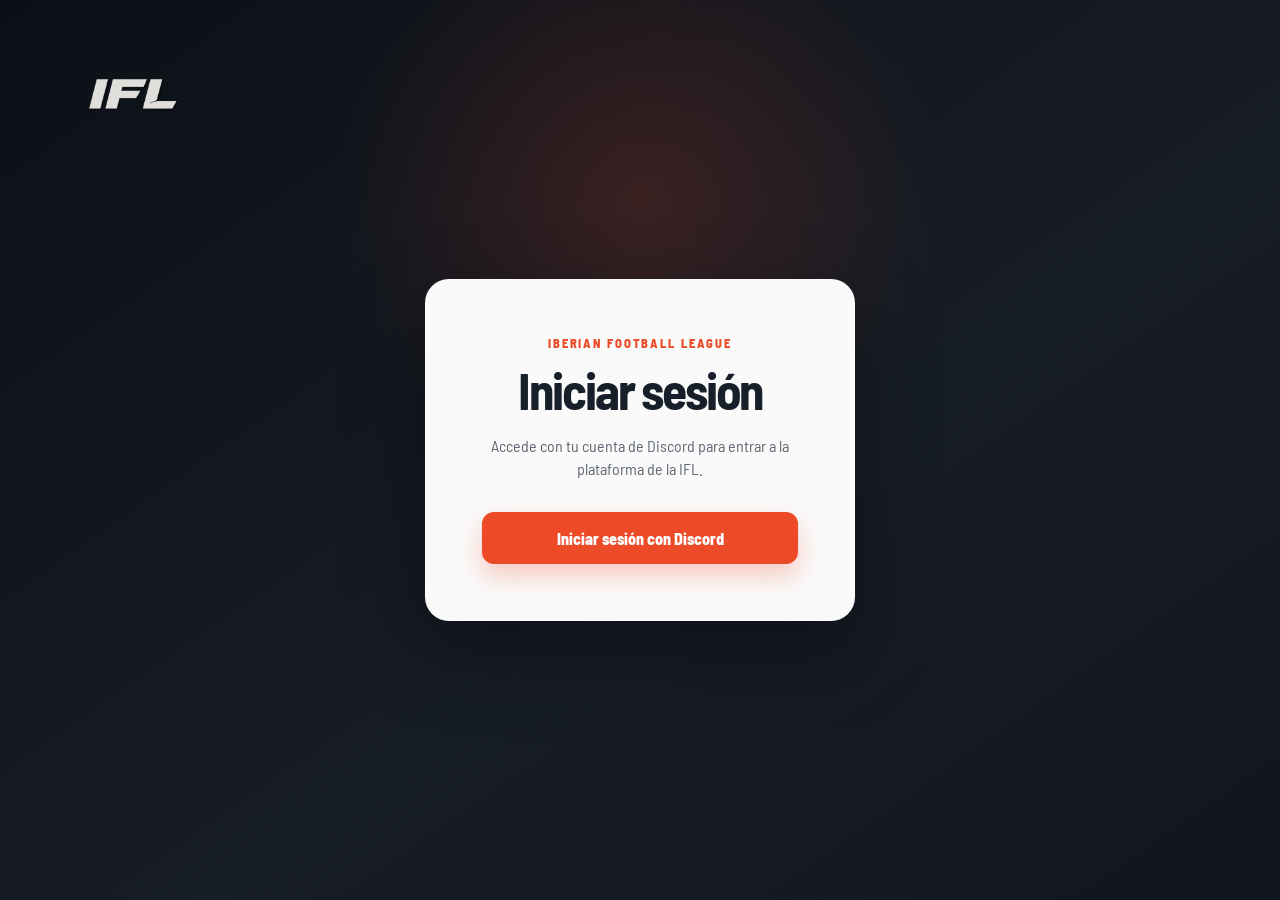
<file: noticias.html>
<!doctype html>
<html lang="es">
<head>
  <meta charset="utf-8">
  <meta name="viewport" content="width=device-width, initial-scale=1">
  <meta name="description" content="Noticias y comunicados oficiales de la Iberian Football League.">
  <meta name="theme-color" content="#12161d">
  <link rel="icon" type="image/svg+xml" href="favicon.svg">
  <script>
    (() => { try { const session=JSON.parse(localStorage.getItem("ifl-2-discord-session")||"null"); if(session?.access_token)document.documentElement.dataset.iflHasSession="true"; } catch (_) {} })();
  </script>
  <link rel="preconnect" href="https://fonts.googleapis.com">
  <link rel="preconnect" href="https://fonts.gstatic.com" crossorigin>
  <link href="https://fonts.googleapis.com/css2?family=Barlow+Semi+Condensed:wght@500;600;700;800&display=swap" rel="stylesheet">
  <link rel="stylesheet" href="css/styles.css?v=54">
  <title>Noticias · Iberian Football League</title>
</head>
<body data-authenticated="booting">
  <section class="auth-screen" id="auth-screen" aria-labelledby="auth-screen-title">
    <div class="auth-screen__stadium" aria-hidden="true"></div><div class="auth-screen__mark" aria-hidden="true"><img src="logo" alt=""></div>
    <div class="auth-screen__card"><span class="auth-screen__eyebrow">Iberian Football League</span><h1 id="auth-screen-title">Iniciar sesión</h1><p>Accede con tu cuenta de Discord para entrar a la plataforma de la IFL.</p><button class="auth-screen__button" id="primary-discord-login" type="button"><span class="auth-screen__discord-icon" aria-hidden="true">◉</span>Iniciar sesión con Discord</button></div>
  </section>
  <div class="site-shell" id="site-shell">
    <header class="site-header"><nav class="main-nav" aria-label="Navegación principal">
      <a class="brand" href="index.html" aria-label="Iberian Football League, inicio"><img class="brand-logo" src="logo" alt="Logo de Iberian Football League" width="120" height="72"></a>
      <details class="mobile-menu"><summary aria-label="Abrir menú de navegación"><span class="menu-icon" aria-hidden="true"><span></span><span></span><span></span></span><span>Menú</span></summary><div class="mobile-menu-panel">
        <a class="nav-link" href="index.html">Inicio</a><a class="nav-link" href="calendario.html">Calendario</a><a class="nav-link" href="clasificacion.html">Clasificación</a>
            <a class="nav-link" href="estadios.html">Estadios</a>
            <a class="nav-link" href="buscar.html">Buscar</a>
            <a class="nav-link" href="mercado.html">Mercado</a>
      </div></details>
      <div class="desktop-menu">
        <a class="nav-link" href="index.html">Inicio</a><a class="nav-link" href="calendario.html">Calendario</a><a class="nav-link" href="clasificacion.html">Clasificación</a>
            <a class="nav-link" href="estadios.html">Estadios</a>
            <a class="nav-link" href="buscar.html">Buscar</a>
            <a class="nav-link" href="mercado.html">Mercado</a>
        
undefined            <details class="profile-menu"><summary class="profile-trigger" aria-label="Abrir menú de perfil"><span class="profile-avatar" aria-hidden="true"></span></summary><div class="profile-panel" aria-label="Opciones de perfil"><button class="profile-option profile-login-option" type="button"><span class="profile-option-content"><svg class="profile-option-icon" viewBox="0 0 24 24" fill="none" stroke="currentColor" stroke-width="1.8" stroke-linecap="round" stroke-linejoin="round" aria-hidden="true"><path d="M10 17l5-5-5-5"/><path d="M15 12H3"/><path d="M12 3h6a2 2 0 0 1 2 2v14a2 2 0 0 1-2 2h-6"/></svg><span>Iniciar sesión con Discord</span></span></button><button class="profile-option" type="button" disabled><span class="profile-option-content"><svg class="profile-option-icon" viewBox="0 0 24 24" fill="none" stroke="currentColor" stroke-width="1.8" stroke-linecap="round" stroke-linejoin="round" aria-hidden="true"><circle cx="12" cy="8" r="3.5"/><path d="M5 20c.6-3.5 3.2-5.5 7-5.5s6.4 2 7 5.5"/></svg><span>Mi perfil</span></span></button><button class="profile-option" type="button" disabled><span class="profile-option-content"><svg class="profile-option-icon" viewBox="0 0 24 24" fill="none" stroke="currentColor" stroke-width="1.8" stroke-linecap="round" stroke-linejoin="round" aria-hidden="true"><path d="M12 21s7-3.5 7-9V5l-7-2-7 2v7c0 5.5 7 9 7 9Z"/><path d="m12 7 1.2 2.5 2.8.4-2 2 .5 2.8-2.5-1.3-2.5 1.3.5-2.8-2-2 2.8-.4L12 7Z"/></svg><span>Mi club</span></span></button><button class="profile-option" type="button" disabled><span class="profile-option-content"><svg class="profile-option-icon" viewBox="0 0 24 24" fill="none" stroke="currentColor" stroke-width="1.8" stroke-linecap="round" stroke-linejoin="round" aria-hidden="true"><circle cx="12" cy="12" r="3"/><path d="m19.4 15 .1.1 1.1.9-1.2 2.1-1.4-.5a7.8 7.8 0 0 1-1.6.9l-.3 1.5h-2.4l-.3-1.5a7.8 7.8 0 0 1-1.6-.9l-1.4.5-1.2-2.1 1.1-.9a7 7 0 0 1 0-1.9l-1.1-.9 1.2-2.1 1.4.5a7.8 7.8 0 0 1 1.6-.9l.3-1.5h2.4l.3 1.5a7.8 7.8 0 0 1 1.6.9l1.4-.5 1.2 2.1-1.1.9a7 7 0 0 1-.1 1.8Z" transform="translate(-1 -1) scale(1.08)"/></svg><span>Ajustes</span></span></button><a class="profile-option fantasy-menu-option" href="fantasy.html"><span class="profile-option-content"><svg class="profile-option-icon" viewBox="0 0 24 24" fill="none" stroke="currentColor" stroke-width="1.8" stroke-linecap="round" stroke-linejoin="round" aria-hidden="true"><path d="M8 21h8M12 17v4M7 4h10l2 5a7 7 0 0 1-14 0l2-5Z"/><path d="M5 9H3a3 3 0 0 0 3 4M19 9h2a3 3 0 0 1-3 4M9 8h6"/></svg><span>IFL Fantasy</span></span></a>
            <button class="profile-option" type="button" disabled><span class="profile-option-content"><svg class="profile-option-icon" viewBox="0 0 24 24" fill="none" stroke="currentColor" stroke-width="1.8" stroke-linecap="round" stroke-linejoin="round" aria-hidden="true"><path d="M10 17l5-5-5-5"/><path d="M15 12H3"/><path d="M12 3h6a2 2 0 0 1 2 2v14a2 2 0 0 1-2 2h-6"/></svg><span>Cerrar sesión</span></span></button><div class="profile-divider" role="separator"></div><button class="profile-option profile-option-admin" type="button" disabled><span class="profile-option-content"><svg class="profile-option-icon" viewBox="0 0 24 24" fill="none" stroke="currentColor" stroke-width="1.8" stroke-linecap="round" stroke-linejoin="round" aria-hidden="true"><path d="M12 22s8-4 8-11V5l-8-3-8 3v6c0 7 8 11 8 11Z"/><path d="m9 12 2 2 4-4"/></svg><span>Admin Panel</span></span></button></div></details>
      </div>
      <details class="profile-menu mobile-profile-menu"><summary class="profile-trigger" aria-label="Abrir menú de perfil"><span class="profile-avatar" aria-hidden="true"></span></summary><div class="profile-panel" aria-label="Opciones de perfil"><button class="profile-option profile-login-option" type="button"><span class="profile-option-content"><svg class="profile-option-icon" viewBox="0 0 24 24" fill="none" stroke="currentColor" stroke-width="1.8" stroke-linecap="round" stroke-linejoin="round" aria-hidden="true"><path d="M10 17l5-5-5-5"/><path d="M15 12H3"/><path d="M12 3h6a2 2 0 0 1 2 2v14a2 2 0 0 1-2 2h-6"/></svg><span>Iniciar sesión con Discord</span></span></button><button class="profile-option" type="button" disabled><span class="profile-option-content"><svg class="profile-option-icon" viewBox="0 0 24 24" fill="none" stroke="currentColor" stroke-width="1.8" stroke-linecap="round" stroke-linejoin="round" aria-hidden="true"><circle cx="12" cy="8" r="3.5"/><path d="M5 20c.6-3.5 3.2-5.5 7-5.5s6.4 2 7 5.5"/></svg><span>Mi perfil</span></span></button><button class="profile-option" type="button" disabled><span class="profile-option-content"><svg class="profile-option-icon" viewBox="0 0 24 24" fill="none" stroke="currentColor" stroke-width="1.8" stroke-linecap="round" stroke-linejoin="round" aria-hidden="true"><path d="M12 21s7-3.5 7-9V5l-7-2-7 2v7c0 5.5 7 9 7 9Z"/><path d="m12 7 1.2 2.5 2.8.4-2 2 .5 2.8-2.5-1.3-2.5 1.3.5-2.8-2-2 2.8-.4L12 7Z"/></svg><span>Mi club</span></span></button><button class="profile-option" type="button" disabled><span class="profile-option-content"><svg class="profile-option-icon" viewBox="0 0 24 24" fill="none" stroke="currentColor" stroke-width="1.8" stroke-linecap="round" stroke-linejoin="round" aria-hidden="true"><circle cx="12" cy="12" r="3"/><path d="m19.4 15 .1.1 1.1.9-1.2 2.1-1.4-.5a7.8 7.8 0 0 1-1.6.9l-.3 1.5h-2.4l-.3-1.5a7.8 7.8 0 0 1-1.6-.9l-1.4.5-1.2-2.1 1.1-.9a7 7 0 0 1 0-1.9l-1.1-.9 1.2-2.1 1.4.5a7.8 7.8 0 0 1 1.6-.9l.3-1.5h2.4l.3 1.5a7.8 7.8 0 0 1 1.6.9l1.4-.5 1.2 2.1-1.1.9a7 7 0 0 1-.1 1.8Z" transform="translate(-1 -1) scale(1.08)"/></svg><span>Ajustes</span></span></button><a class="profile-option fantasy-menu-option" href="fantasy.html"><span class="profile-option-content"><svg class="profile-option-icon" viewBox="0 0 24 24" fill="none" stroke="currentColor" stroke-width="1.8" stroke-linecap="round" stroke-linejoin="round" aria-hidden="true"><path d="M8 21h8M12 17v4M7 4h10l2 5a7 7 0 0 1-14 0l2-5Z"/><path d="M5 9H3a3 3 0 0 0 3 4M19 9h2a3 3 0 0 1-3 4M9 8h6"/></svg><span>IFL Fantasy</span></span></a>
            <button class="profile-option" type="button" disabled><span class="profile-option-content"><svg class="profile-option-icon" viewBox="0 0 24 24" fill="none" stroke="currentColor" stroke-width="1.8" stroke-linecap="round" stroke-linejoin="round" aria-hidden="true"><path d="M10 17l5-5-5-5"/><path d="M15 12H3"/><path d="M12 3h6a2 2 0 0 1 2 2v14a2 2 0 0 1-2 2h-6"/></svg><span>Cerrar sesión</span></span></button><div class="profile-divider" role="separator"></div><button class="profile-option profile-option-admin" type="button" disabled><span class="profile-option-content"><svg class="profile-option-icon" viewBox="0 0 24 24" fill="none" stroke="currentColor" stroke-width="1.8" stroke-linecap="round" stroke-linejoin="round" aria-hidden="true"><path d="M12 22s8-4 8-11V5l-8-3-8 3v6c0 7 8 11 8 11Z"/><path d="m9 12 2 2 4-4"/></svg><span>Admin Panel</span></span></button></div></details>
    </nav></header>
    <main class="content-page" id="contenido"><section class="content-section" aria-labelledby="news-page-title"><span class="section-kicker">ACTUALIDAD</span><h1 id="news-page-title">Noticias y comunicados</h1><p class="section-intro">Información oficial de la competición y sus clubes.</p><div id="news-directory" class="news-directory" aria-live="polite"></div><section id="news-detail" hidden aria-live="polite"></section></section></main>
    <footer class="site-footer"><div class="site-footer__main"><a class="site-footer__brand" href="index.html"><img src="logo" alt="Logo de Iberian Football League"><span>Iberian Football League</span></a><nav class="site-footer__links" aria-label="Enlaces del pie de página"><a href="index.html">Inicio</a><a href="calendario.html">Calendario</a><a href="clasificacion.html">Clasificación</a><a href="equipos.html">Equipos</a><a href="noticias.html">Noticias</a><a href="copa.html">Copa IFL</a><a href="estadios.html">Estadios</a></nav><div class="site-footer__status"><span class="status-dot" aria-hidden="true"></span><span>Datos oficiales IFL</span></div></div><div class="site-footer__bottom"><span>© 2026 Iberian Football League</span><span>IFL · Roblox Football League</span></div></footer>
  </div>
  <script src="js/ifl-data.js" defer></script>
  <script src="js/content-pages.js" defer></script>
  <script>
    (() => {
      const SUPABASE_URL = "https://boazhychmpxeuplyxzsi.supabase.co";
      const SUPABASE_PUBLISHABLE_KEY = "sb_publishable_C_iRhldD-coePRVqcNDCGA_oGIA1u3d";
      const STORAGE_KEY = "ifl-2-discord-session";
      const loginOptions = [...document.querySelectorAll(".profile-login-option, #primary-discord-login")];
      const logoutOptions = [...document.querySelectorAll(".profile-option")].filter((option) => option.textContent.trim() === "Cerrar sesión");

      // Punto de conexión preparado para el futuro selector de estadios del Admin Panel.
      window.IFLAuth = {
        setStadiumBackground(imageUrl) {
          const authScreen = document.getElementById("auth-screen");
          if (!authScreen || typeof imageUrl !== "string" || !(imageUrl.startsWith("https://") || imageUrl.startsWith("http://"))) return;
          const safeUrl = imageUrl.replaceAll('"', "").replaceAll("\\n", "").replaceAll("\\r", "");
          authScreen.style.setProperty("--auth-stadium-image", 'url("' + safeUrl + '")');
          authScreen.classList.add("has-stadium-background");
        }
      };

      function userName(user) {
        return user?.user_metadata?.full_name || user?.user_metadata?.global_name || user?.user_metadata?.name || "Usuario de Discord";
      }

      function setAuthState(user) {
        document.body.dataset.authenticated = user ? "true" : "false";
        const authScreen = document.getElementById("auth-screen");
        if (authScreen) authScreen.hidden = Boolean(user);
        loginOptions.forEach((option) => {
          option.textContent = "Iniciar sesión con Discord";
          option.hidden = Boolean(user);
          option.disabled = Boolean(user);
        });
        logoutOptions.forEach((option) => { option.disabled = !user; });

        const avatarUrl = user?.user_metadata?.avatar_url || user?.user_metadata?.picture || "";
        document.querySelectorAll(".profile-avatar").forEach((avatar) => {
          avatar.classList.remove("has-discord-avatar");
          avatar.style.backgroundImage = "";
          if (avatarUrl) {
            try {
              const parsed = new URL(avatarUrl);
              if (parsed.protocol === "https:") {
                avatar.style.backgroundImage = "url(" + JSON.stringify(parsed.href) + ")";
                avatar.classList.add("has-discord-avatar");
              }
            } catch (_) {}
          }
        });
        document.querySelectorAll(".profile-trigger").forEach((trigger) => {
          trigger.title = user ? "Perfil de Discord" : "Iniciar sesión con Discord";
        });
      }

      function saveSession(payload) {
        localStorage.setItem(STORAGE_KEY, JSON.stringify(payload));
      }

      function readSession() {
        try { return JSON.parse(localStorage.getItem(STORAGE_KEY) || "null"); } catch (_) { return null; }
      }

      async function loadUser(accessToken) {
        const response = await fetch(SUPABASE_URL + "/auth/v1/user", {
          headers: { apikey: SUPABASE_PUBLISHABLE_KEY, Authorization: "Bearer " + accessToken }
        });
        if (!response.ok) throw new Error("Sesión no válida");
        return response.json();
      }

      async function refreshSession(refreshToken) {
        const response = await fetch(SUPABASE_URL + "/auth/v1/token?grant_type=refresh_token", {
          method: "POST",
          headers: { apikey: SUPABASE_PUBLISHABLE_KEY, "Content-Type": "application/json" },
          body: JSON.stringify({ refresh_token: refreshToken })
        });
        if (!response.ok) throw new Error("No se pudo renovar la sesión");
        const payload = await response.json();
        const user = await loadUser(payload.access_token);
        saveSession({ ...payload, user });
        return user;
      }

      async function restoreSession() {
        const params = new URLSearchParams(window.location.hash.slice(1));
        const accessToken = params.get("access_token");
        const refreshToken = params.get("refresh_token");
        if (accessToken) {
          // Mostrar la web en cuanto vuelve Discord y validar el token en segundo plano.
          setAuthState({});
          history.replaceState({}, document.title, window.location.pathname + window.location.search);
          try {
            const user = await loadUser(accessToken);
            saveSession({ access_token: accessToken, refresh_token: refreshToken, user });
            setAuthState(user);
            return;
          } catch (error) {
            console.warn("[IFL 2.0] No se pudo validar la sesión OAuth:", error);
            localStorage.removeItem(STORAGE_KEY);
            setAuthState(null);
            return;
          }
        }

        const stored = readSession();
        if (!stored?.access_token) return setAuthState(null);

        // La sesión guardada se pinta inmediatamente; la comprobación no bloquea la interfaz.
        setAuthState(stored.user || {});
        try {
          const user = await loadUser(stored.access_token);
          saveSession({ ...stored, user });
          setAuthState(user);
        } catch (_) {
          try {
            const user = stored.refresh_token ? await refreshSession(stored.refresh_token) : null;
            if (!user) throw new Error("No hay token de renovación");
            setAuthState(user);
          } catch (__) {
            localStorage.removeItem(STORAGE_KEY);
            setAuthState(null);
          }
        }
      }

      function signIn() {
        const redirectTo = "https://iberianfootballleague.github.io/IFL-2.0/";
        const url = SUPABASE_URL + "/auth/v1/authorize?provider=discord&redirect_to=" + encodeURIComponent(redirectTo);
        window.location.assign(url);
      }

      async function signOut() {
        const stored = readSession();
        if (stored?.access_token) {
          await fetch(SUPABASE_URL + "/auth/v1/logout", {
            method: "POST",
            headers: { apikey: SUPABASE_PUBLISHABLE_KEY, Authorization: "Bearer " + stored.access_token }
          }).catch(() => {});
        }
        localStorage.removeItem(STORAGE_KEY);
        setAuthState(null);
      }

      loginOptions.forEach((option) => option.addEventListener("click", signIn));
      logoutOptions.forEach((option) => option.addEventListener("click", signOut));
      restoreSession();
    })();
  </script>
  <script src="js/site-preferences.js?v=1" defer></script>
</body>
</html>
</file>
<file: css/styles.css>
:root {
  --color-brand: #ed4a28;
  --color-brand-dark: #c83a1e;
  --color-ink: #17202a;
  --color-muted: #5e6773;
  --color-line: #e7e9ec;
  --color-surface: #ffffff;
  --color-header: #12161d;
  --color-page: #f7f8fa;
  --content-width: 1180px;
  --radius-pill: 999px;
  --font-sans: "Barlow Semi Condensed", Inter, ui-sans-serif, system-ui, sans-serif;
}

* {
  box-sizing: border-box;
}

html {
  scroll-behavior: smooth;
}

body {
  min-width: 320px;
  margin: 0;
  color: var(--color-ink);
  background: var(--color-page);
  font-family: var(--font-sans);
  -webkit-font-smoothing: antialiased;
}

a {
  color: inherit;
}

.site-header {
  position: sticky;
  z-index: 10;
  top: 0;
  background: var(--color-header);
  border-top: 3px solid var(--color-brand);
  border-bottom: 1px solid rgba(255, 255, 255, 0.12);
  box-shadow: 0 8px 24px rgba(10, 14, 20, 0.16);
}

.main-nav {
  display: flex;
  align-items: center;
  justify-content: space-between;
  flex-wrap: nowrap;
  gap: 1.5rem;
  width: min(100% - 2rem, var(--content-width));
  min-height: 82px;
  margin: 0 auto;
}

.brand {
  display: inline-flex;
  align-items: center;
  min-width: max-content;
  color: #ffffff;
  text-decoration: none;
}

.brand-logo {
  display: block;
  width: 156px;
  height: 78px;
  object-fit: contain;
  object-position: left center;
}

.desktop-menu {
  display: flex;
  align-items: center;
  justify-content: flex-end;
  flex: 0 0 auto;
  gap: 0.25rem;
}

.desktop-menu > .nav-link[href="index.html"] { order: 1; }
.desktop-menu > .nav-link[href="calendario.html"] { order: 2; }
.desktop-menu > .nav-link[href="clasificacion.html"] { order: 3; }
.desktop-menu > .nav-link[href="estadios.html"] { order: 4; }
.desktop-menu > .nav-link[href="buscar.html"] { order: 5; }
.desktop-menu > .nav-link[href="mercado.html"] { order: 6; }
.desktop-menu > .profile-menu { order: 7; }
.mobile-menu-panel > .nav-link[href="index.html"] { order: 1; }
.mobile-menu-panel > .nav-link[href="calendario.html"] { order: 2; }
.mobile-menu-panel > .nav-link[href="clasificacion.html"] { order: 3; }
.mobile-menu-panel > .nav-link[href="estadios.html"] { order: 4; }
.mobile-menu-panel > .nav-link[href="buscar.html"] { order: 5; }
.mobile-menu-panel > .nav-link[href="mercado.html"] { order: 6; }
.nav-link {
  position: relative;
  display: inline-flex;
  align-items: center;
  min-height: 44px;
  padding: 0.65rem 0.8rem;
  color: #ffffff;
  font-size: 1rem;
  font-weight: 700;
  letter-spacing: 0.01em;
  text-decoration: none;
  transition: color 160ms ease;
}

.nav-link::after {
  position: absolute;
  right: 0.8rem;
  bottom: 0.25rem;
  left: 0.8rem;
  height: 3px;
  content: "";
  background: var(--color-brand);
  border-radius: var(--radius-pill);
  opacity: 0;
  transform: translateY(4px);
  transition: opacity 160ms ease, transform 160ms ease;
}

.nav-link:hover,
.nav-link:focus-visible,
.nav-link.is-active {
  color: #ffffff;
}

.nav-link:hover:not(.is-active) {
  color: var(--color-brand);
}

.nav-link.is-active::after,
.nav-link:focus-visible::after {
  opacity: 1;
  transform: translateY(0);
}

.nav-link:focus-visible,
.mobile-menu summary:focus-visible,
.profile-trigger:focus-visible {
  outline: 3px solid rgba(237, 74, 40, 0.3);
  outline-offset: 3px;
}

.profile-menu {
  position: relative;
  margin-left: 0.4rem;
}

.profile-trigger {
  display: grid;
  place-items: center;
  width: 42px;
  height: 42px;
  padding: 0;
  background: rgba(255, 255, 255, 0.06);
  border: 1px solid rgba(255, 255, 255, 0.28);
  border-radius: 50%;
  cursor: pointer;
  list-style: none;
  transition: border-color 160ms ease, background 160ms ease, transform 160ms ease;
}

.profile-trigger::-webkit-details-marker {
  display: none;
}

.profile-trigger:hover {
  background: rgba(237, 74, 40, 0.12);
  border-color: var(--color-brand);
  transform: translateY(-1px);
}

.profile-avatar {
  position: relative;
  display: block;
  width: 24px;
  height: 24px;
}

.profile-avatar::before {
  position: absolute;
  top: 1px;
  left: 8px;
  width: 8px;
  height: 8px;
  content: "";
  background: var(--color-brand);
  border-radius: 50%;
}

.profile-avatar::after {
  position: absolute;
  bottom: 1px;
  left: 4px;
  width: 16px;
  height: 9px;
  content: "";
  background: var(--color-brand);
  border-radius: 10px 10px 6px 6px;
}

.profile-panel {
  position: absolute;
  top: calc(100% + 0.75rem);
  right: 0;
  display: grid;
  min-width: 190px;
  padding: 0.5rem;
  background: var(--color-surface);
  border: 1px solid var(--color-line);
  border-radius: 14px;
  box-shadow: 0 12px 30px rgba(23, 32, 42, 0.14);
}

.profile-option {
  width: 100%;
  padding: 0.7rem 0.75rem;
  color: var(--color-ink);
  background: transparent;
  border: 0;
  border-radius: 9px;
  cursor: default;
  font: inherit;
  font-size: 0.95rem;
  text-align: left;
}

.profile-option:disabled {
  opacity: 1;
}

.profile-option-admin {
  font-weight: 800;
}

.profile-divider {
  height: 1px;
  margin: 0.4rem 0.25rem;
  background: var(--color-line);
}

.mobile-profile-menu {
  display: none;
}

.mobile-menu {
  display: none;
  position: relative;
}

.mobile-menu summary {
  display: inline-flex;
  align-items: center;
  gap: 0.55rem;
  min-height: 44px;
  padding: 0.55rem 0.75rem;
  color: #ffffff;
  border: 1px solid rgba(255, 255, 255, 0.28);
  border-radius: var(--radius-pill);
  cursor: pointer;
  font-size: 0.85rem;
  font-weight: 800;
  list-style: none;
}

.mobile-menu summary::-webkit-details-marker {
  display: none;
}

.menu-icon {
  display: grid;
  gap: 3px;
  width: 18px;
}

.menu-icon span {
  display: block;
  height: 2px;
  background: currentColor;
  border-radius: var(--radius-pill);
}

.mobile-menu-panel {
  position: absolute;
  top: calc(100% + 0.75rem);
  right: 0;
  display: grid;
  min-width: 205px;
  padding: 0.55rem;
  background: var(--color-surface);
  border: 1px solid var(--color-line);
  border-radius: 16px;
  box-shadow: 0 12px 30px rgba(23, 32, 42, 0.14);
}

.mobile-menu-panel .nav-link {
  border-radius: 10px;
}

.mobile-menu-panel .nav-link:hover,
.mobile-menu-panel .nav-link:focus-visible,
.profile-option:hover {
  background: #fff4f1;
}

@media (max-width: 900px) {
  .desktop-menu {
    display: none;
  }

  .mobile-menu,
  .mobile-profile-menu {
    display: block;
  }
}

@media (max-width: 560px) {
  .main-nav {
    min-height: 72px;
  }

  .brand-logo {
    width: 124px;
    height: 62px;
  }

  .profile-trigger {
    width: 40px;
    height: 40px;
  }
}

@media (prefers-reduced-motion: reduce) {
  html {
    scroll-behavior: auto;
  }

  *,
  *::before,
  *::after {
    transition-duration: 0.01ms !important;
  }
}


.login-gate {
  position: relative;
  display: grid;
  place-items: center;
  min-height: calc(100vh - 84px);
  padding: 4rem 1rem;
  overflow: hidden;
  background:
    radial-gradient(circle at 50% 30%, rgba(237, 74, 40, 0.14), transparent 34%),
    var(--color-page);
}

.login-gate[hidden] {
  display: none;
}

.login-gate__glow {
  position: absolute;
  width: 26rem;
  height: 26rem;
  background: rgba(237, 74, 40, 0.08);
  border: 1px solid rgba(237, 74, 40, 0.18);
  border-radius: 50%;
  filter: blur(1px);
}

.login-gate__card {
  position: relative;
  z-index: 1;
  width: min(100%, 560px);
  padding: clamp(2rem, 6vw, 4rem);
  text-align: center;
  background: rgba(255, 255, 255, 0.94);
  border: 1px solid rgba(23, 32, 42, 0.08);
  border-radius: 24px;
  box-shadow: 0 24px 60px rgba(23, 32, 42, 0.12);
}

.login-gate__eyebrow {
  margin: 0 0 0.75rem;
  color: var(--color-brand);
  font-size: 0.8rem;
  font-weight: 800;
  letter-spacing: 0.18em;
  text-transform: uppercase;
}

.login-gate h1 {
  max-width: 440px;
  margin: 0 auto;
  color: var(--color-ink);
  font-size: clamp(2rem, 5vw, 3.35rem);
  line-height: 0.98;
  letter-spacing: -0.03em;
}

.login-gate p:not(.login-gate__eyebrow) {
  max-width: 390px;
  margin: 1.25rem auto 2rem;
  color: var(--color-muted);
  font-size: 1.05rem;
  line-height: 1.45;
}

.login-gate__button {
  display: inline-flex;
  align-items: center;
  justify-content: center;
  gap: 0.65rem;
  min-height: 50px;
  padding: 0.8rem 1.25rem;
  color: #ffffff;
  background: var(--color-brand);
  border: 0;
  border-radius: 12px;
  box-shadow: 0 10px 20px rgba(237, 74, 40, 0.24);
  cursor: pointer;
  font: inherit;
  font-size: 1rem;
  font-weight: 800;
  transition: background 160ms ease, transform 160ms ease, box-shadow 160ms ease;
}

.login-gate__button:hover,
.login-gate__button:focus-visible {
  background: var(--color-brand-dark);
  box-shadow: 0 14px 26px rgba(237, 74, 40, 0.3);
  transform: translateY(-2px);
}

.login-gate__button:focus-visible {
  outline: 3px solid rgba(237, 74, 40, 0.28);
  outline-offset: 3px;
}

.login-gate__discord-icon {
  display: grid;
  place-items: center;
  width: 1.25rem;
  height: 1.25rem;
  color: var(--color-brand);
  background: #ffffff;
  border-radius: 50%;
  font-size: 0.72rem;
}


body[data-authenticated="false"] {
  overflow: hidden;
}

body[data-authenticated="false"] .site-shell {
  display: none;
}

.auth-screen {
  position: fixed;
  inset: 0;
  z-index: 100;
  display: grid;
  place-items: center;
  min-height: 100vh;
  padding: 1.5rem;
  overflow: auto;
  --auth-stadium-image: none;
  background:
    radial-gradient(circle at 50% 22%, rgba(237, 74, 40, 0.18), transparent 32%),
    linear-gradient(145deg, #0c1016 0%, #171d26 58%, #11161e 100%);
}

.auth-screen[hidden] {
  display: none;
}

.auth-screen__mark {
  position: absolute;
  top: 2rem;
  left: 2rem;
  color: rgba(255, 255, 255, 0.12);
  font-size: clamp(3rem, 12vw, 9rem);
  font-style: italic;
  font-weight: 800;
  letter-spacing: -0.08em;
  user-select: none;
}

.auth-screen__card {
  position: relative;
  width: min(100%, 430px);
  padding: clamp(2rem, 6vw, 3.5rem);
  text-align: center;
  background: rgba(255, 255, 255, 0.98);
  border: 1px solid rgba(255, 255, 255, 0.35);
  border-radius: 24px;
  box-shadow: 0 30px 80px rgba(0, 0, 0, 0.36);
}

.auth-screen__eyebrow {
  display: block;
  margin-bottom: 1rem;
  color: var(--color-brand);
  font-size: 0.78rem;
  font-weight: 800;
  letter-spacing: 0.15em;
  text-transform: uppercase;
}

.auth-screen h1 {
  margin: 0;
  color: var(--color-ink);
  font-size: clamp(2rem, 8vw, 3.2rem);
  line-height: 0.95;
  letter-spacing: -0.04em;
}

.auth-screen p {
  margin: 1.2rem auto 2rem;
  color: var(--color-muted);
  font-size: 1rem;
  line-height: 1.45;
}

.auth-screen__button {
  display: inline-flex;
  align-items: center;
  justify-content: center;
  gap: 0.65rem;
  width: 100%;
  min-height: 52px;
  padding: 0.85rem 1rem;
  color: #fff;
  background: var(--color-brand);
  border: 0;
  border-radius: 12px;
  box-shadow: 0 12px 26px rgba(237, 74, 40, 0.28);
  cursor: pointer;
  font: inherit;
  font-size: 1rem;
  font-weight: 800;
  transition: background 160ms ease, transform 160ms ease, box-shadow 160ms ease;
}

.auth-screen__button:hover,
.auth-screen__button:focus-visible {
  background: var(--color-brand-dark);
  box-shadow: 0 16px 32px rgba(237, 74, 40, 0.36);
  transform: translateY(-2px);
}

.auth-screen__button:focus-visible {
  outline: 3px solid rgba(237, 74, 40, 0.3);
  outline-offset: 3px;
}

.auth-screen__discord-icon {
  display: grid;
  place-items: center;
  width: 1.25rem;
  height: 1.25rem;
  color: var(--color-brand);
  background: #fff;
  border-radius: 50%;
  font-size: 0.72rem;
}

@media (max-width: 560px) {
  .auth-screen {
    padding: 1rem;
  }

  .auth-screen__mark {
    top: 1rem;
    left: 1rem;
  }
}


.auth-screen__stadium {
  position: absolute;
  inset: 0;
  background-image: var(--auth-stadium-image);
  background-position: center;
  background-size: cover;
  opacity: 0;
  transition: opacity 220ms ease;
}

.auth-screen__stadium::after {
  position: absolute;
  inset: 0;
  content: "";
  background: linear-gradient(135deg, rgba(8, 12, 18, 0.82), rgba(8, 12, 18, 0.62));
}

.auth-screen.has-stadium-background .auth-screen__stadium {
  opacity: 1;
}

.profile-avatar.has-discord-avatar {
  background-position: center;
  background-size: cover;
  background-repeat: no-repeat;
}

.profile-avatar.has-discord-avatar::before,
.profile-avatar.has-discord-avatar::after {
  display: none;
}


.profile-trigger {
  overflow: hidden;
}

.profile-avatar.has-discord-avatar {
  width: 100%;
  height: 100%;
  border-radius: 50%;
}


.home-hero {
  position: relative;
  display: flex;
  align-items: center;
  justify-content: space-between;
  min-height: 360px;
  margin: 0 auto;
  padding: clamp(3rem, 8vw, 6rem) max(1.5rem, calc((100% - var(--content-width)) / 2));
  overflow: hidden;
  color: #ffffff;
  background: var(--color-brand);
  isolation: isolate;
}

.home-hero::before,
.home-hero::after {
  position: absolute;
  z-index: -1;
  content: "";
  pointer-events: none;
}

.home-hero::before {
  inset: -20% 28% -35% -10%;
  border: 2px solid rgba(255, 255, 255, 0.28);
  border-radius: 38% 62% 52% 48%;
  transform: rotate(-8deg);
}

.home-hero::after {
  top: -36%;
  right: -5%;
  width: 58%;
  height: 170%;
  border: 2px solid rgba(255, 255, 255, 0.24);
  border-radius: 42% 58% 46% 54%;
  transform: rotate(18deg);
}

.home-hero__lines {
  position: absolute;
  z-index: -1;
  inset: 0;
  opacity: 0.7;
  background:
    linear-gradient(125deg, transparent 0 36%, rgba(255,255,255,0.22) 36.2% 36.5%, transparent 36.7% 48%, rgba(255,255,255,0.18) 48.2% 48.5%, transparent 48.7%),
    linear-gradient(125deg, transparent 0 68%, rgba(255,255,255,0.2) 68.2% 68.5%, transparent 68.7%);
}

.home-hero__content {
  position: relative;
  z-index: 1;
  max-width: 620px;
}

.home-hero__eyebrow,
.section-kicker {
  display: block;
  font-size: 0.78rem;
  font-weight: 800;
  letter-spacing: 0.18em;
}

.home-hero__eyebrow {
  margin-bottom: 1rem;
  color: rgba(255, 255, 255, 0.78);
}

.home-hero h1 {
  max-width: 650px;
  margin: 0;
  font-size: clamp(3rem, 8vw, 6.8rem);
  line-height: 0.86;
  letter-spacing: -0.055em;
  text-transform: uppercase;
}

.home-hero p {
  max-width: 490px;
  margin: 1.6rem 0 0;
  color: rgba(255, 255, 255, 0.9);
  font-size: clamp(1rem, 2vw, 1.25rem);
  line-height: 1.45;
}

.home-hero__video {
  position: relative;
  z-index: 1;
  width: min(42vw, 430px);
  aspect-ratio: 16 / 10;
  margin: 0 1vw 0 3rem;
  padding: 0.7rem;
  background: rgba(14, 18, 25, 0.2);
  border: 1px solid rgba(255, 255, 255, 0.44);
  border-radius: 20px;
  box-shadow: 0 24px 42px rgba(104, 25, 11, 0.24);
  transform: rotate(2deg);
}

.home-hero__video::before,
.home-hero__video::after {
  position: absolute;
  width: 26px;
  height: 26px;
  content: "";
  border-color: rgba(255, 255, 255, 0.86);
  border-style: solid;
  pointer-events: none;
}

.home-hero__video::before {
  top: -6px;
  left: -6px;
  border-width: 2px 0 0 2px;
  border-radius: 8px 0 0;
}

.home-hero__video::after {
  right: -6px;
  bottom: -6px;
  border-width: 0 2px 2px 0;
  border-radius: 0 0 8px;
}

.home-hero__video-screen {
  position: relative;
  display: grid;
  place-items: center;
  align-content: center;
  width: 100%;
  height: 100%;
  overflow: hidden;
  background:
    radial-gradient(circle at 68% 25%, rgba(237, 74, 40, 0.42), transparent 24%),
    linear-gradient(135deg, #111721 0%, #202936 55%, #131922 100%);
  border-radius: 13px;
}

.home-hero__video-screen::before {
  position: absolute;
  inset: 0;
  content: "";
  opacity: 0.34;
  background:
    linear-gradient(115deg, transparent 0 46%, rgba(255,255,255,0.16) 46.2% 46.5%, transparent 46.7%),
    linear-gradient(115deg, transparent 0 63%, rgba(255,255,255,0.1) 63.2% 63.5%, transparent 63.7%);
}

.home-hero__video-topline,
.home-hero__video-play,
.home-hero__video-label {
  position: relative;
  z-index: 1;
}

.home-hero__video-topline {
  position: absolute;
  top: 1rem;
  left: 1.1rem;
  color: rgba(255, 255, 255, 0.66);
  font-size: 0.68rem;
  font-weight: 800;
  letter-spacing: 0.2em;
}

.home-hero__video-play {
  display: block;
  width: 58px;
  height: 58px;
  background: rgba(237, 74, 40, 0.92);
  border: 1px solid rgba(255, 255, 255, 0.7);
  border-radius: 50%;
  box-shadow: 0 10px 24px rgba(0, 0, 0, 0.24);
}

.home-hero__video-play::after {
  position: absolute;
  top: 50%;
  left: 50%;
  width: 0;
  height: 0;
  content: "";
  border-top: 8px solid transparent;
  border-bottom: 8px solid transparent;
  border-left: 12px solid #ffffff;
  transform: translate(-40%, -50%);
}

.home-hero__video-label {
  margin-top: 0.85rem;
  color: rgba(255, 255, 255, 0.82);
  font-size: 0.72rem;
  font-weight: 800;
  letter-spacing: 0.14em;
  text-transform: uppercase;
}

@media (max-width: 700px) {
  .home-hero__video {
    position: absolute;
    right: -1rem;
    bottom: 1.5rem;
    width: min(68vw, 300px);
    margin: 0;
    transform: rotate(2deg);
  }
}


.home-section {
  width: min(100% - 2rem, var(--content-width));
  margin: 0 auto;
  padding: clamp(3rem, 7vw, 5.5rem) 0 6rem;
}

.home-section__heading {
  margin-bottom: 1.5rem;
}

.section-kicker {
  margin-bottom: 0.45rem;
  color: var(--color-brand);
}

.home-section h2 {
  margin: 0;
  color: var(--color-ink);
  font-size: clamp(2rem, 4vw, 3.2rem);
  line-height: 0.95;
  letter-spacing: -0.035em;
}

.empty-state {
  display: grid;
  place-items: center;
  min-height: 220px;
  padding: 2rem;
  text-align: center;
  background: #ffffff;
  border: 1px solid var(--color-line);
  border-radius: 18px;
  box-shadow: 0 12px 30px rgba(23, 32, 42, 0.06);
}

.empty-state__icon {
  display: grid;
  place-items: center;
  width: 42px;
  height: 42px;
  margin-bottom: 0.75rem;
  color: #ffffff;
  background: var(--color-brand);
  border-radius: 50%;
  font-size: 1.55rem;
  font-weight: 400;
}

.empty-state h3 {
  margin: 0;
  color: var(--color-ink);
  font-size: 1.35rem;
}

.empty-state p {
  max-width: 420px;
  margin: 0.5rem 0 0;
  color: var(--color-muted);
  font-size: 1rem;
}

@media (max-width: 700px) {
  .home-hero {
    min-height: 470px;
    align-items: flex-start;
    flex-direction: column;
    justify-content: center;
  }

  .home-hero__logo {
    position: absolute;
    right: -1.25rem;
    bottom: -1.5rem;
    width: 180px;
    height: 180px;
    opacity: 0.88;
  }

  .home-hero h1 {
    max-width: 340px;
  }

  .home-hero p {
    max-width: 330px;
  }
}


html[data-ifl-has-session="true"] .auth-screen {
  display: none;
}

html[data-ifl-has-session="true"] .site-shell {
  display: block;
}

body[data-authenticated="booting"] {
  overflow: auto;
}


.auth-screen__mark {
  display: block;
  width: clamp(120px, 22vw, 230px);
  height: clamp(70px, 12vw, 130px);
}

.auth-screen__mark img {
  display: block;
  width: 100%;
  height: 100%;
  object-fit: contain;
  object-position: left center;
}

.home-hero__video-topline {
  display: inline-flex;
  align-items: center;
  gap: 0.42rem;
}

.home-hero__video-topline img {
  display: block;
  width: 46px;
  height: 24px;
  object-fit: contain;
  object-position: left center;
}


.home-hero__stats {
  display: grid;
  grid-template-columns: repeat(4, minmax(105px, 1fr));
  gap: 0.65rem;
  max-width: 620px;
  margin-top: 2rem;
}

.home-hero__stat {
  min-height: 78px;
  padding: 0.8rem 0.7rem;
  background: rgba(118, 30, 14, 0.24);
  border: 1px solid rgba(255, 255, 255, 0.32);
  border-radius: 12px;
  box-shadow: inset 0 1px 0 rgba(255, 255, 255, 0.12);
}

.home-hero__stat strong,
.home-hero__stat span {
  display: block;
}

.home-hero__stat strong {
  color: #ffffff;
  font-size: 1.75rem;
  line-height: 1;
}

.home-hero__stat span {
  margin-top: 0.38rem;
  color: rgba(255, 255, 255, 0.78);
  font-size: 0.72rem;
  font-weight: 700;
  line-height: 1.05;
}

@media (max-width: 700px) {
  .home-hero__stats {
    grid-template-columns: repeat(2, minmax(115px, 1fr));
    max-width: 350px;
    gap: 0.55rem;
  }

  .home-hero__stat {
    min-height: 70px;
  }
}


.home-section--news {
  padding-top: 0;
}


.home-section--player {
  padding-top: 0;
}


.community-cta {
  display: flex;
  align-items: center;
  justify-content: space-between;
  gap: 2rem;
  width: min(100% - 2rem, var(--content-width));
  margin: 0 auto 3rem;
  padding: clamp(1.7rem, 4vw, 2.5rem);
  color: #ffffff;
  background: var(--color-brand);
  border-radius: 20px;
  box-shadow: 0 16px 34px rgba(237, 74, 40, 0.2);
  overflow: hidden;
}

.community-cta__kicker {
  color: rgba(255, 255, 255, 0.74);
  font-size: 0.72rem;
  font-weight: 800;
  letter-spacing: 0.18em;
}

.community-cta h2 {
  margin: 0.35rem 0 0;
  font-size: clamp(1.8rem, 4vw, 2.6rem);
  line-height: 0.95;
}

.community-cta p {
  margin: 0.55rem 0 0;
  color: rgba(255, 255, 255, 0.84);
}

.community-cta__button {
  display: inline-flex;
  align-items: center;
  gap: 0.55rem;
  flex-shrink: 0;
  padding: 0.8rem 1rem;
  color: var(--color-brand);
  background: #ffffff;
  border-radius: 10px;
  font-weight: 800;
  text-decoration: none;
  transition: transform 160ms ease, box-shadow 160ms ease;
}

.community-cta__button:hover,
.community-cta__button:focus-visible {
  box-shadow: 0 8px 18px rgba(104, 25, 11, 0.2);
  transform: translateY(-2px);
}

.site-footer {
  padding: 2.5rem max(1rem, calc((100% - var(--content-width)) / 2)) 1.2rem;
  color: rgba(255, 255, 255, 0.76);
  background: var(--color-header);
}

.site-footer__main {
  display: grid;
  grid-template-columns: 1.3fr 1fr auto;
  align-items: center;
  gap: 2rem;
}

.site-footer__brand {
  display: inline-flex;
  align-items: center;
  gap: 0.8rem;
  color: #ffffff;
  font-weight: 800;
  text-decoration: none;
}

.site-footer__brand img {
  width: 58px;
  height: 36px;
  object-fit: contain;
}

.site-footer__links {
  display: flex;
  flex-wrap: wrap;
  gap: 0.75rem 1rem;
}

.site-footer__links a {
  color: rgba(255, 255, 255, 0.72);
  font-size: 0.9rem;
  text-decoration: none;
}

.site-footer__links a:hover,
.site-footer__links a:focus-visible {
  color: var(--color-brand);
}

.site-footer__status {
  display: inline-flex;
  align-items: center;
  gap: 0.5rem;
  justify-self: end;
  font-size: 0.82rem;
}

.status-dot {
  width: 8px;
  height: 8px;
  background: #59d98c;
  border-radius: 50%;
  box-shadow: 0 0 0 4px rgba(89, 217, 140, 0.12);
}

.site-footer__bottom {
  display: flex;
  justify-content: space-between;
  gap: 1rem;
  margin-top: 2rem;
  padding-top: 1rem;
  color: rgba(255, 255, 255, 0.42);
  border-top: 1px solid rgba(255, 255, 255, 0.12);
  font-size: 0.78rem;
}

@media (max-width: 760px) {
  .community-cta {
    align-items: flex-start;
    flex-direction: column;
  }

  .site-footer__main {
    grid-template-columns: 1fr;
    gap: 1.4rem;
  }

  .site-footer__status {
    justify-self: start;
  }

  .site-footer__bottom {
    flex-direction: column;
  }
}


.calendar-section {
  width: min(100% - 2rem, var(--content-width));
  margin: 0 auto;
  padding: 0 0 clamp(3rem, 7vw, 5.5rem);
  scroll-margin-top: 100px;
}

.calendar-section__heading {
  margin-bottom: 1.5rem;
}

.calendar-section__heading p {
  max-width: 520px;
  margin: 0.65rem 0 0;
  color: var(--color-muted);
  font-size: 1rem;
}

.calendar-card {
  padding: clamp(1.1rem, 3vw, 2rem);
  background: #ffffff;
  border: 1px solid var(--color-line);
  border-radius: 20px;
  box-shadow: 0 14px 34px rgba(23, 32, 42, 0.07);
}

.calendar-toolbar {
  display: grid;
  grid-template-columns: 42px 1fr 42px;
  align-items: center;
  gap: 1rem;
  margin-bottom: 1.4rem;
}

.calendar-toolbar h3 {
  margin: 0;
  color: var(--color-ink);
  font-size: clamp(1.45rem, 3vw, 2rem);
  line-height: 1;
  text-align: center;
}

.calendar-nav-button {
  display: grid;
  place-items: center;
  width: 42px;
  height: 42px;
  color: var(--color-ink);
  background: #ffffff;
  border: 1px solid var(--color-line);
  border-radius: 50%;
  cursor: pointer;
  font: inherit;
  font-size: 1.25rem;
  transition: color 160ms ease, background 160ms ease, border-color 160ms ease, transform 160ms ease;
}

.calendar-nav-button:hover,
.calendar-nav-button:focus-visible {
  color: #ffffff;
  background: var(--color-brand);
  border-color: var(--color-brand);
  transform: translateY(-1px);
}

.calendar-nav-button:focus-visible {
  outline: 3px solid rgba(237, 74, 40, 0.24);
  outline-offset: 2px;
}

.calendar-weekdays,
.calendar-grid {
  display: grid;
  grid-template-columns: repeat(7, minmax(0, 1fr));
  gap: 0.5rem;
}

.calendar-weekdays {
  margin-bottom: 0.5rem;
  color: var(--color-muted);
  font-size: 0.78rem;
  font-weight: 800;
  letter-spacing: 0.05em;
  text-align: center;
  text-transform: uppercase;
}

.calendar-day {
  position: relative;
  display: grid;
  place-items: start;
  min-height: 94px;
  padding: 0.75rem 0.7rem;
  color: var(--color-ink);
  background: #ffffff;
  border: 1px solid var(--color-line);
  border-radius: 12px;
  font-size: 1rem;
  font-weight: 700;
  transition: transform 160ms ease, box-shadow 160ms ease;
}

.calendar-day--past {
  color: #ffffff;
  background: var(--color-brand);
  border-color: var(--color-brand);
}

.calendar-day--today {
  color: var(--color-ink);
  background: #ffffff;
  border: 2px solid var(--color-brand);
  box-shadow: inset 0 -7px 0 var(--color-brand);
}

.calendar-day--future:hover {
  border-color: rgba(237, 74, 40, 0.45);
  box-shadow: 0 5px 12px rgba(23, 32, 42, 0.07);
  transform: translateY(-1px);
}

.calendar-day--empty {
  visibility: hidden;
  border-color: transparent;
}

.calendar-legend {
  display: flex;
  flex-wrap: wrap;
  gap: 1rem 1.4rem;
  margin-top: 1.35rem;
  color: var(--color-muted);
  font-size: 0.82rem;
}

.calendar-legend span {
  display: inline-flex;
  align-items: center;
  gap: 0.45rem;
}

.calendar-legend__swatch {
  display: inline-block;
  width: 11px;
  height: 11px;
  border-radius: 3px;
}

.calendar-legend__swatch--past {
  background: var(--color-brand);
}

.calendar-legend__swatch--today {
  background: linear-gradient(to bottom, #ffffff 0 55%, var(--color-brand) 55%);
  border: 1px solid var(--color-brand);
}

.calendar-legend__swatch--future {
  background: #ffffff;
  border: 1px solid var(--color-line);
}

@media (max-width: 560px) {
  .calendar-card {
    padding: 1rem 0.75rem;
  }

  .calendar-weekdays,
  .calendar-grid {
    gap: 0.3rem;
  }

  .calendar-day {
    min-height: 68px;
    padding: 0.55rem 0.45rem;
    border-radius: 9px;
    font-size: 0.9rem;
  }

  .calendar-day--today {
    box-shadow: inset 0 -5px 0 var(--color-brand);
  }

  .calendar-legend {
    gap: 0.7rem;
    font-size: 0.74rem;
  }
}


.calendar-section--page {
  padding-top: clamp(1.5rem, 3vw, 2.5rem);
}


.calendar-controls {
  display: grid;
  grid-template-columns: auto auto repeat(3, minmax(145px, 1fr));
  align-items: end;
  gap: 0.8rem;
  margin-bottom: 1rem;
}

.calendar-today-button,
.calendar-view-button {
  min-height: 42px;
  padding: 0.65rem 0.9rem;
  color: var(--color-ink);
  background: #ffffff;
  border: 1px solid var(--color-line);
  border-radius: 9px;
  cursor: pointer;
  font: inherit;
  font-weight: 800;
}

.calendar-today-button:hover,
.calendar-today-button:focus-visible,
.calendar-view-button:hover,
.calendar-view-button:focus-visible,
.calendar-view-button.is-active {
  color: #ffffff;
  background: var(--color-brand);
  border-color: var(--color-brand);
}

.calendar-view-switcher {
  display: inline-flex;
  gap: 0.3rem;
  padding: 0.25rem;
  background: #f0f1f3;
  border-radius: 11px;
}

.calendar-view-switcher .calendar-view-button {
  min-height: 32px;
  padding: 0.35rem 0.7rem;
  border: 0;
}

.calendar-filter {
  display: grid;
  gap: 0.3rem;
}

.calendar-filter span {
  color: var(--color-muted);
  font-size: 0.72rem;
  font-weight: 800;
  letter-spacing: 0.04em;
  text-transform: uppercase;
}

.calendar-filter select {
  width: 100%;
  min-height: 42px;
  padding: 0.55rem 0.7rem;
  color: var(--color-ink);
  background: #ffffff;
  border: 1px solid var(--color-line);
  border-radius: 9px;
  font: inherit;
}

.calendar-grid--week .calendar-day {
  min-height: 110px;
}

@media (max-width: 900px) {
  .calendar-controls {
    grid-template-columns: repeat(2, minmax(0, 1fr));
  }

  .calendar-today-button,
  .calendar-view-switcher {
    width: 100%;
  }

  .calendar-filter:last-child {
    grid-column: span 2;
  }
}

@media (max-width: 560px) {
  .calendar-controls {
    grid-template-columns: 1fr;
  }

  .calendar-view-switcher,
  .calendar-filter:last-child {
    grid-column: auto;
  }

  .calendar-grid--week {
    grid-template-columns: 1fr;
  }

  .calendar-grid--week .calendar-day {
    min-height: 58px;
    place-items: center start;
    padding-left: 1rem;
  }

  .calendar-grid--week .calendar-day::after {
    content: attr(aria-label);
    margin-left: 0.5rem;
    color: inherit;
    font-size: 0.82rem;
    font-weight: 600;
    opacity: 0.8;
  }

  .calendar-grid--week .calendar-day--empty {
    display: none;
  }
}


.matches-section {
  width: min(100% - 2rem, var(--content-width));
  margin: 0 auto;
  padding: 0 0 5.5rem;
}

.matches-section__heading {
  display: flex;
  align-items: end;
  justify-content: space-between;
  gap: 1.5rem;
  margin-bottom: 1.2rem;
}

.matches-section__heading h2 {
  margin: 0.35rem 0 0;
  color: var(--color-ink);
  font-size: clamp(2rem, 4vw, 3rem);
  line-height: 0.95;
  letter-spacing: -0.035em;
}

.matches-tags {
  display: flex;
  flex-wrap: wrap;
  gap: 0.45rem;
}

.matches-tag {
  padding: 0.55rem 0.75rem;
  color: var(--color-muted);
  background: #ffffff;
  border: 1px solid var(--color-line);
  border-radius: 999px;
  cursor: pointer;
  font: inherit;
  font-size: 0.82rem;
  font-weight: 800;
}

.matches-tag:hover,
.matches-tag:focus-visible,
.matches-tag.is-active {
  color: #ffffff;
  background: var(--color-brand);
  border-color: var(--color-brand);
}

.matches-list-card {
  display: grid;
  place-items: center;
  min-height: 260px;
  padding: 2rem;
  text-align: center;
  background: #ffffff;
  border: 1px solid var(--color-line);
  border-radius: 20px;
  box-shadow: 0 14px 34px rgba(23, 32, 42, 0.07);
}

.matches-list-card__icon {
  display: grid;
  place-items: center;
  width: 44px;
  height: 44px;
  margin-bottom: 0.8rem;
  color: #ffffff;
  background: var(--color-brand);
  border-radius: 50%;
  font-size: 1.5rem;
}

.matches-list-card h3 {
  margin: 0;
  color: var(--color-ink);
  font-size: 1.4rem;
}

.matches-list-card p {
  max-width: 480px;
  margin: 0.55rem 0 0;
  color: var(--color-muted);
}

@media (max-width: 760px) {
  .matches-section__heading {
    align-items: flex-start;
    flex-direction: column;
  }

  .matches-tags {
    width: 100%;
  }

  .matches-tag {
    flex: 1 1 auto;
    text-align: center;
  }

  .matches-list-card {
    min-height: 220px;
  }
}


.calendar-overview {
  display: grid;
  grid-template-columns: minmax(0, 1.5fr) minmax(250px, 0.8fr);
  gap: 1rem;
  width: min(100% - 2rem, var(--content-width));
  margin: 0 auto 1rem;
}

.upcoming-match,
.round-panel {
  padding: clamp(1.25rem, 3vw, 2rem);
  background: #ffffff;
  border: 1px solid var(--color-line);
  border-radius: 18px;
  box-shadow: 0 12px 28px rgba(23, 32, 42, 0.06);
}

.upcoming-match__heading,
.round-panel__heading {
  display: flex;
  align-items: center;
  justify-content: space-between;
  gap: 1rem;
}

.match-status {
  display: inline-flex;
  padding: 0.35rem 0.55rem;
  border-radius: 999px;
  font-size: 0.68rem;
  font-weight: 800;
  letter-spacing: 0.06em;
}

.match-status--empty {
  color: var(--color-muted);
  background: #f0f1f3;
}

.upcoming-match__empty {
  display: flex;
  align-items: center;
  gap: 1rem;
  min-height: 120px;
}

.upcoming-match__icon {
  display: grid;
  place-items: center;
  flex: 0 0 auto;
  width: 46px;
  height: 46px;
  color: #ffffff;
  background: var(--color-brand);
  border-radius: 50%;
  font-size: 1.5rem;
}

.upcoming-match h2 {
  margin: 0;
  color: var(--color-ink);
  font-size: clamp(1.4rem, 3vw, 2rem);
}

.upcoming-match p {
  margin: 0.45rem 0 0;
  color: var(--color-muted);
}

.upcoming-match__actions {
  display: flex;
  flex-wrap: wrap;
  gap: 0.6rem;
}

.upcoming-match__actions button {
  padding: 0.6rem 0.8rem;
  color: var(--color-muted);
  background: #f5f6f7;
  border: 1px solid var(--color-line);
  border-radius: 8px;
  cursor: not-allowed;
  font: inherit;
  font-size: 0.8rem;
  font-weight: 800;
  opacity: 0.75;
}

.round-panel__heading {
  align-items: flex-start;
  flex-direction: column;
}

.round-panel__heading strong {
  color: var(--color-ink);
  font-size: 1.35rem;
}

.round-panel__controls {
  display: flex;
  align-items: center;
  justify-content: space-between;
  gap: 0.7rem;
  margin-top: 1.5rem;
  color: var(--color-muted);
  font-weight: 800;
}

.round-panel__controls button {
  display: grid;
  place-items: center;
  width: 36px;
  height: 36px;
  color: var(--color-muted);
  background: #f5f6f7;
  border: 1px solid var(--color-line);
  border-radius: 50%;
  cursor: not-allowed;
}

.calendar-stats {
  display: grid;
  grid-template-columns: repeat(4, minmax(0, 1fr));
  gap: 0.7rem;
  width: min(100% - 2rem, var(--content-width));
  margin: 0 auto clamp(2rem, 5vw, 3.5rem);
}

.calendar-stats div {
  padding: 1rem;
  background: #ffffff;
  border: 1px solid var(--color-line);
  border-radius: 13px;
  text-align: center;
}

.calendar-stats strong,
.calendar-stats span {
  display: block;
}

.calendar-stats strong {
  color: var(--color-brand);
  font-size: 1.7rem;
  line-height: 1;
}

.calendar-stats span {
  margin-top: 0.4rem;
  color: var(--color-muted);
  font-size: 0.78rem;
  font-weight: 700;
}

.matches-heading__tools {
  display: flex;
  align-items: flex-end;
  justify-content: flex-end;
  gap: 0.75rem;
  flex-wrap: wrap;
}

.matches-status-filter {
  display: grid;
  gap: 0.25rem;
}

.matches-status-filter span {
  color: var(--color-muted);
  font-size: 0.68rem;
  font-weight: 800;
  letter-spacing: 0.05em;
  text-transform: uppercase;
}

.matches-status-filter select {
  min-height: 34px;
  padding: 0.4rem 0.6rem;
  color: var(--color-ink);
  background: #ffffff;
  border: 1px solid var(--color-line);
  border-radius: 8px;
  font: inherit;
  font-size: 0.8rem;
}

@media (max-width: 760px) {
  .calendar-overview {
    grid-template-columns: 1fr;
  }

  .calendar-stats {
    grid-template-columns: repeat(2, minmax(0, 1fr));
  }

  .matches-heading__tools {
    align-items: stretch;
    justify-content: flex-start;
    width: 100%;
    flex-direction: column;
  }

  .matches-status-filter select {
    width: 100%;
  }
}


.classification-page {
  padding-bottom: 5.5rem;
}

.classification-section,
.teams-section,
.standings-section {
  width: min(100% - 2rem, var(--content-width));
  margin: 0 auto;
  padding: clamp(2rem, 5vw, 4rem) 0 0;
}

.classification-section__heading {
  margin-bottom: 1.5rem;
}

.classification-section__heading h1,
.section-heading-row h2 {
  margin: 0.35rem 0 0;
  color: var(--color-ink);
  font-size: clamp(2.2rem, 5vw, 4rem);
  line-height: 0.92;
  letter-spacing: -0.045em;
}

.classification-section__heading p {
  margin: 0.7rem 0 0;
  color: var(--color-muted);
  font-size: 1rem;
}

.competition-grid {
  display: grid;
  grid-template-columns: repeat(3, minmax(0, 1fr));
  gap: 1rem;
}

.competition-card {
  display: flex;
  align-items: center;
  gap: 1rem;
  min-height: 125px;
  padding: 1.2rem;
  color: var(--color-ink);
  background: #ffffff;
  border: 1px solid var(--color-line);
  border-radius: 18px;
  box-shadow: 0 12px 28px rgba(23, 32, 42, 0.06);
  text-decoration: none;
  transition: border-color 160ms ease, box-shadow 160ms ease, transform 160ms ease;
}

.competition-card:hover,
.competition-card:focus-visible {
  border-color: var(--color-brand);
  box-shadow: 0 16px 32px rgba(237, 74, 40, 0.12);
  transform: translateY(-3px);
}

.competition-card__code {
  display: grid;
  place-items: center;
  width: 58px;
  height: 58px;
  flex: 0 0 auto;
  color: #ffffff;
  background: var(--color-brand);
  border-radius: 15px;
  font-size: 0.8rem;
  font-weight: 800;
}

.competition-card__content {
  display: grid;
  gap: 0.3rem;
  min-width: 0;
  flex: 1;
}

.competition-card__content strong {
  font-size: 1.2rem;
}

.competition-card__content small {
  color: var(--color-muted);
  line-height: 1.2;
}

.competition-card__arrow {
  color: var(--color-brand);
  font-size: 1.5rem;
  font-weight: 800;
}

.section-heading-row {
  display: flex;
  align-items: end;
  justify-content: space-between;
  gap: 1rem;
  margin-bottom: 1.2rem;
}

.section-note {
  color: var(--color-muted);
  font-size: 0.85rem;
  font-weight: 800;
}

.teams-section {
  padding-top: clamp(3rem, 7vw, 5rem);
}

.teams-grid {
  display: grid;
  grid-template-columns: repeat(4, minmax(0, 1fr));
  gap: 0.8rem;
}

.team-placeholder {
  display: flex;
  align-items: center;
  gap: 0.8rem;
  min-height: 76px;
  padding: 0.8rem;
  color: var(--color-ink);
  background: #ffffff;
  border: 1px solid var(--color-line);
  border-radius: 13px;
}

.team-placeholder > span {
  display: grid;
  place-items: center;
  width: 34px;
  height: 34px;
  color: #ffffff;
  background: var(--color-header);
  border-radius: 50%;
  font-size: 0.72rem;
  font-weight: 800;
}

.team-placeholder strong {
  font-size: 1rem;
}

.standings-section {
  padding-top: clamp(3rem, 7vw, 5rem);
}

.standings-select {
  min-height: 42px;
  padding: 0.55rem 0.75rem;
  color: var(--color-ink);
  background: #ffffff;
  border: 1px solid var(--color-line);
  border-radius: 9px;
  font: inherit;
}

.standings-empty {
  display: grid;
  place-items: center;
  min-height: 250px;
  padding: 2rem;
  text-align: center;
  background: #ffffff;
  border: 1px solid var(--color-line);
  border-radius: 18px;
  box-shadow: 0 12px 28px rgba(23, 32, 42, 0.06);
}

.standings-empty__icon {
  display: grid;
  place-items: center;
  width: 44px;
  height: 44px;
  color: #ffffff;
  background: var(--color-brand);
  border-radius: 50%;
  font-size: 1.5rem;
}

.standings-empty h3 {
  margin: 0.8rem 0 0;
  color: var(--color-ink);
  font-size: 1.4rem;
}

.standings-empty p {
  max-width: 470px;
  margin: 0.5rem 0 0;
  color: var(--color-muted);
}

@media (max-width: 820px) {
  .competition-grid {
    grid-template-columns: 1fr;
  }

  .teams-grid {
    grid-template-columns: repeat(2, minmax(0, 1fr));
  }
}

@media (max-width: 560px) {
  .section-heading-row {
    align-items: flex-start;
    flex-direction: column;
  }

  .teams-grid {
    grid-template-columns: 1fr;
  }

  .standings-select {
    width: 100%;
  }
}


/* Selector de competiciones de Clasificación IFL 2.0 */
.competition-card {
  transition: border-color 160ms ease, background-color 160ms ease, transform 160ms ease;
}

.competition-card:hover,
.competition-card:focus-visible {
  transform: translateY(-2px);
}

.competition-card.is-active {
  border-color: var(--color-brand);
  background: #fff4f1;
}

.competition-card.is-active .competition-card__code {
  color: #ffffff;
  background: var(--color-brand);
}

.competition-card:focus-visible {
  outline: 3px solid rgba(237, 74, 40, 0.28);
  outline-offset: 3px;
}

.standings-select {
  max-width: 100%;
  cursor: pointer;
}

.standings-select:focus-visible {
  outline: 3px solid rgba(237, 74, 40, 0.28);
  outline-offset: 3px;
}

.standings-empty h3,
.standings-empty p {
  overflow-wrap: anywhere;
}

@media (prefers-reduced-motion: reduce) {
  .competition-card {
    transition: none;
  }

  .competition-card:hover,
  .competition-card:focus-visible {
    transform: none;
  }
}


.classification-page .standings-section {
  scroll-margin-top: 110px;
}


/* Navegación secundaria y nuevas secciones de competición */
.site-more-menu { position: relative; }
.site-more-menu > summary { list-style: none; cursor: pointer; }
.site-more-menu > summary::-webkit-details-marker { display: none; }
.site-more-menu > summary::after { content: ""; }
.site-more-panel {
  position: absolute;
  z-index: 20;
  top: calc(100% + .65rem);
  right: 0;
  display: grid;
  min-width: 168px;
  padding: .4rem;
  border: 1px solid rgba(255,255,255,.12);
  border-radius: 12px;
  background: #171d26;
  box-shadow: 0 14px 34px rgba(0,0,0,.25);
}
.site-more-panel a {
  padding: .7rem .8rem;
  border-radius: 8px;
  color: #f7f8fa;
  text-decoration: none;
  font-weight: 600;
}
.site-more-panel a:hover,
.site-more-panel a:focus-visible { background: rgba(237,74,40,.18); outline: none; }
.site-more-menu[open] > summary { color: var(--color-brand); }
.content-page {
  width: min(100% - 2rem, var(--content-width));
  min-height: 58vh;
  margin: 0 auto;
  padding: clamp(2rem, 5vw, 4.5rem) 0;
}
.content-section > h1 { margin: .35rem 0 .5rem; font-size: clamp(2.2rem, 5vw, 3.5rem); line-height: 1.04; }
.section-intro { max-width: 720px; margin: 0 0 2rem; color: var(--color-muted); font-size: 1.08rem; line-height: 1.55; }
.directory-grid, .news-directory { display: grid; grid-template-columns: repeat(2, minmax(0, 1fr)); gap: .9rem; }
.directory-card {
  display: flex; align-items: center; gap: .9rem; min-width: 0;
  padding: 1rem; border: 1px solid var(--color-line); border-radius: 14px;
  background: var(--color-surface); text-decoration: none;
  transition: border-color .16s ease, transform .16s ease;
}
.directory-card > span:nth-child(2) { display: grid; flex: 1; gap: .2rem; min-width: 0; }
.directory-card strong, .directory-card small { overflow-wrap: anywhere; }
.directory-card small, .news-card small, .home-news-card small { color: var(--color-muted); }
.directory-card:hover, .directory-card:focus-visible { border-color: var(--color-brand); transform: translateY(-2px); }
.directory-card:focus-visible, .text-link:focus-visible { outline: 3px solid rgba(237,74,40,.35); outline-offset: 3px; }
.ifl-crest-fallback {
  display: inline-grid; flex: 0 0 auto; place-items: center; width: 42px; height: 42px;
  border-radius: 50%; background: #f1f2f4; color: var(--color-ink); font-weight: 800;
}
.ifl-crest-fallback--large { width: 112px; height: 112px; font-size: 2.5rem; }
.team-profile-card {
  display: flex; align-items: center; gap: 1.5rem; padding: clamp(1.2rem, 4vw, 2rem);
  border: 1px solid var(--color-line); border-radius: 18px; background: var(--color-surface);
}
.team-profile-card > img { width: 112px; height: 112px; object-fit: contain; }
.team-profile-card h2 { margin: .25rem 0 .6rem; font-size: clamp(1.8rem, 4vw, 2.5rem); }
.team-profile-card p { margin: .35rem 0; color: var(--color-muted); }
.profile-subsection { margin-top: 2rem; }
.profile-subsection h3 { margin-bottom: .8rem; }
.muted-copy { color: var(--color-muted); }
.news-card, .news-article {
  padding: 1.25rem; border: 1px solid var(--color-line); border-radius: 16px; background: var(--color-surface);
}
.news-card h2, .news-article h2 { margin: .65rem 0; line-height: 1.15; }
.news-card p, .news-article p { color: var(--color-muted); line-height: 1.6; }
.news-article { max-width: 820px; margin-bottom: 1rem; }
.news-article > p:last-child { white-space: pre-line; color: var(--color-ink); }
.news-date { font-size: .9rem; }
.text-link { display: inline-flex; margin-top: .65rem; color: var(--color-brand-dark); font-weight: 700; text-decoration: none; }
.text-link:hover { text-decoration: underline; }
.ifl-table-wrap { max-width: 100%; overflow-x: auto; border: 1px solid var(--color-line); border-radius: 14px; background: var(--color-surface); }
.ifl-table { width: 100%; border-collapse: collapse; white-space: nowrap; font-size: .95rem; }
.ifl-table th, .ifl-table td { padding: .8rem .7rem; border-bottom: 1px solid var(--color-line); text-align: center; }
.ifl-table thead { background: #f0f2f5; color: var(--color-muted); font-size: .78rem; letter-spacing: .04em; text-transform: uppercase; }
.ifl-table tbody tr:last-child > * { border-bottom: 0; }
.ifl-table tbody tr:hover { background: #fafafa; }
.ifl-table tbody th { text-align: left; font-weight: 700; }
.ifl-team-link { display: inline-flex; align-items: center; gap: .55rem; text-decoration: none; }
.ifl-team-link img { width: 28px; height: 28px; object-fit: contain; }
.ifl-cup-bracket { display: flex; align-items: flex-start; gap: 1rem; overflow-x: auto; padding: .25rem .1rem 1rem; }
.ifl-cup-round { flex: 0 0 min(290px, 82vw); display: grid; align-content: start; gap: .8rem; }
.ifl-cup-round h2, .ifl-cup-round h3 { margin: .3rem 0; font-size: 1.15rem; }
.ifl-cup-match { padding: .85rem; border: 1px solid var(--color-line); border-radius: 12px; background: var(--color-surface); }
.ifl-cup-match > div { display: flex; justify-content: space-between; align-items: center; gap: .8rem; padding: .45rem 0; }
.ifl-cup-match > div + div { border-top: 1px solid var(--color-line); }
.ifl-cup-match > div span { overflow-wrap: anywhere; }
.ifl-cup-match > div strong { min-width: 1.5rem; text-align: right; }
.ifl-cup-match > small { display: block; margin-top: .45rem; color: var(--color-muted); }
.fixture-row { display: grid; grid-template-columns: minmax(150px, 1fr) minmax(240px, 1.5fr) minmax(130px, .8fr); align-items: center; gap: 1rem; padding: 1rem; border-bottom: 1px solid var(--color-line); }
.fixture-row:last-child { border-bottom: 0; }
.fixture-row__date { font-weight: 700; }
.fixture-row__date small { display: block; margin-top: .3rem; color: var(--color-muted); font-weight: 500; }
.fixture-row__teams { display: grid; grid-template-columns: minmax(0,1fr) auto minmax(0,1fr); align-items: center; gap: .6rem; }
.fixture-row__teams > span { display: flex; align-items: center; gap: .4rem; min-width: 0; overflow-wrap: anywhere; }
.fixture-row__teams > span:last-child { justify-content: flex-end; text-align: right; }
.fixture-row__teams img { flex: 0 0 auto; width: 28px; height: 28px; object-fit: contain; }
.fixture-row__score { padding: .35rem .55rem; border-radius: 8px; background: #f0f2f5; white-space: nowrap; }
.fixture-row__score.is-live { color: #fff; background: var(--color-brand); }
.fixture-row__meta { display: flex; justify-content: flex-end; flex-wrap: wrap; gap: .5rem; color: var(--color-muted); font-size: .86rem; }
.fixture-status { font-weight: 700; }
.matches-list-card--populated { padding: 0; overflow: hidden; }
.home-fixtures, .home-news-grid { display: grid; grid-template-columns: repeat(2,minmax(0,1fr)); gap: .9rem; }
.home-fixture, .home-news-card { padding: 1rem; border: 1px solid var(--color-line); border-radius: 12px; background: var(--color-surface); }
.home-fixture small { color: var(--color-muted); }
.home-fixture > div { display: flex; justify-content: space-between; align-items: center; gap: .8rem; margin-top: .65rem; }
.home-fixture > div span { overflow-wrap: anywhere; }
.home-news-card h3 { margin: .6rem 0; }
.home-news-card p { color: var(--color-muted); line-height: 1.5; }
.visually-hidden { position: absolute !important; width: 1px !important; height: 1px !important; padding: 0 !important; margin: -1px !important; overflow: hidden !important; clip: rect(0,0,0,0) !important; white-space: nowrap !important; border: 0 !important; }
.team-empty { grid-column: 1 / -1; width: 100%; }
@media (max-width: 760px) {
  .directory-grid, .news-directory, .home-fixtures, .home-news-grid { grid-template-columns: 1fr; }
  .fixture-row { grid-template-columns: 1fr; gap: .7rem; }
  .fixture-row__meta { justify-content: flex-start; }
  .team-profile-card { align-items: flex-start; gap: 1rem; }
  .team-profile-card > img, .ifl-crest-fallback--large { width: 76px; height: 76px; }
  .site-more-menu { display: none; }
}
@media (prefers-reduced-motion: reduce) {
  .directory-card { transition: none; }
  .directory-card:hover, .directory-card:focus-visible { transform: none; }
}

.upcoming-match__fixture { display: flex; align-items: center; justify-content: space-between; gap: .8rem; margin: .5rem 0; font-weight: 800; }
.upcoming-match__fixture span { overflow-wrap: anywhere; }
.upcoming-match__fixture strong { flex: 0 0 auto; padding: .35rem .55rem; border-radius: 8px; background: #f0f2f5; }
@media (max-width: 760px) {
  .desktop-menu { display: none; }
  .mobile-menu { display: block; }
  .main-nav { gap: .6rem; }
}

.calendar-day { position: relative; }
.calendar-day__events {
  display: inline-grid; place-items: center; min-width: 1.15rem; height: 1.15rem;
  margin-top: .35rem; padding: 0 .2rem; border-radius: 999px;
  background: var(--color-brand); color: #fff; font-size: .7rem; font-weight: 800;
}
.calendar-day[title] { cursor: default; }

.matches-list-card--populated { display: block; min-height: 0; }

.ifl-search-label { display: block; margin: .4rem 0 .5rem; font-weight: 700; }
.ifl-search-input {
  display: block; width: 100%; min-height: 48px; padding: .8rem 1rem;
  border: 1px solid var(--color-line); border-radius: 12px; background: var(--color-surface);
  color: var(--color-ink); font: inherit;
}
.ifl-search-input:focus-visible { outline: 3px solid rgba(237,74,40,.35); outline-offset: 2px; border-color: var(--color-brand); }
.ifl-search-results { display: grid; gap: .6rem; margin-top: .9rem; }
.ifl-search-result {
  display: flex; align-items: center; gap: .8rem; padding: .85rem 1rem;
  border: 1px solid var(--color-line); border-radius: 12px; color: inherit;
  background: var(--color-surface); text-decoration: none;
}
.ifl-search-result:hover, .ifl-search-result:focus-visible { border-color: var(--color-brand); }
.ifl-search-result > span:nth-child(2) { display: grid; flex: 1; gap: .2rem; min-width: 0; }
.ifl-search-result small { color: var(--color-muted); overflow-wrap: anywhere; }
.ifl-search-result__kind { min-width: 72px; color: var(--color-brand-dark); font-size: .78rem; font-weight: 800; text-transform: uppercase; }
.community-cta__button--pending { cursor: default; opacity: .85; }


/* Search and transfer market sections */
.ifl-search {
  display: flex;
  gap: 0.75rem;
  width: min(100%, 760px);
  margin: 1.25rem 0;
}
.ifl-search input {
  flex: 1;
  min-width: 0;
  min-height: 48px;
  padding: 0.8rem 1rem;
  color: var(--color-ink);
  background: var(--color-surface);
  border: 1px solid var(--color-line);
  border-radius: 12px;
  font: inherit;
  font-size: 1rem;
}
.ifl-search input:focus-visible {
  outline: 3px solid rgba(237, 74, 40, 0.24);
  border-color: var(--color-brand);
}
.ifl-search button {
  min-height: 48px;
  padding: 0.75rem 1.25rem;
  color: #fff;
  background: var(--color-brand);
  border: 0;
  border-radius: 12px;
  font: inherit;
  font-weight: 800;
  cursor: pointer;
}
.ifl-search button:hover { background: var(--color-brand-dark); }
.ifl-search-results__grid {
  display: grid;
  grid-template-columns: repeat(auto-fit, minmax(min(100%, 240px), 1fr));
  gap: 0.85rem;
}
.ifl-search-result {
  display: grid;
  gap: 0.4rem;
  padding: 1rem;
  color: var(--color-ink);
  background: var(--color-surface);
  border: 1px solid var(--color-line);
  border-radius: 14px;
  text-decoration: none;
  transition: border-color 160ms ease, transform 160ms ease;
}
.ifl-search-result:hover {
  border-color: var(--color-brand);
  transform: translateY(-2px);
}
.ifl-search-result span {
  color: var(--color-brand);
  font-size: 0.8rem;
  font-weight: 800;
  text-transform: uppercase;
  letter-spacing: 0.06em;
}
.ifl-search-result small { color: var(--color-muted); line-height: 1.4; }
.visually-hidden {
  position: absolute;
  width: 1px;
  height: 1px;
  padding: 0;
  margin: -1px;
  overflow: hidden;
  clip: rect(0, 0, 0, 0);
  white-space: nowrap;
  border: 0;
}
@media (max-width: 520px) {
  .ifl-search { flex-direction: column; }
  .ifl-search button { width: 100%; }
}

/* Directorio de estadios IFL */
.stadiums-page .content-section{width:min(100% - 2rem,var(--content-width));margin:0 auto}
.stadium-stats{display:grid;grid-template-columns:repeat(4,minmax(0,1fr));gap:1rem;margin:1.75rem 0}
.stadium-stat{display:grid;grid-template-columns:auto 1fr;align-items:center;column-gap:.8rem;row-gap:.15rem;padding:1.15rem;background:#fff;border:1px solid var(--color-line);border-radius:16px}
.stadium-stat__icon{grid-row:span 2;display:grid;place-items:center;width:42px;height:42px;border-radius:12px;color:var(--color-brand);background:#fff0ec;font-size:1.65rem}
.stadium-stat strong{font-size:1.35rem;line-height:1.1;overflow-wrap:anywhere}.stadium-stat>span:last-child{color:var(--color-muted);font-size:.88rem}
.stadium-tools{display:flex;align-items:end;gap:.8rem;flex-wrap:wrap;padding:1rem;margin-bottom:1.5rem;background:#fff;border:1px solid var(--color-line);border-radius:16px}
.stadium-search{display:flex;align-items:center;gap:.65rem;flex:1 1 260px;min-height:46px;padding:0 .9rem;border:1px solid var(--color-line);border-radius:10px;color:var(--color-muted)}.stadium-search input{width:100%;min-width:0;border:0;outline:0;color:var(--color-ink);background:transparent;font:inherit;font-size:1rem}
.stadium-filter{display:grid;gap:.35rem;min-width:155px;color:var(--color-muted);font-size:.83rem;font-weight:700}.stadium-filter select{min-height:46px;padding:0 .8rem;border:1px solid var(--color-line);border-radius:10px;background:#fff;color:var(--color-ink);font:inherit;font-size:.95rem}


.stadium-grid{display:grid;grid-template-columns:repeat(2,minmax(0,1fr));gap:1rem}.stadium-card{overflow:hidden;background:#fff;border:1px solid var(--color-line);border-radius:16px}
.stadium-card__image{display:grid;place-items:center;height:145px;overflow:hidden;color:rgba(255,255,255,.85);background:linear-gradient(135deg,#202a35,#354a45 55%,#17202a)}.stadium-card__image img{width:100%;height:100%;object-fit:cover}.stadium-card__image span{font-size:2.6rem;opacity:.8}
.stadium-card__body{padding:1rem}.stadium-card__eyebrow{color:var(--color-brand);font-size:.76rem;font-weight:800;letter-spacing:.08em;text-transform:uppercase}.stadium-card h3{margin:.3rem 0 .2rem;font-size:1.2rem;line-height:1.2;overflow-wrap:anywhere}.stadium-card__club{margin:0 0 .8rem;color:var(--color-muted)}
.stadium-card__facts{display:flex;gap:.45rem;flex-wrap:wrap;margin:0;padding:0;list-style:none}.stadium-card__facts li{padding:.35rem .55rem;border-radius:7px;background:var(--color-page);color:#35404b;font-size:.83rem}
.stadium-card__actions{display:flex;gap:.65rem;flex-wrap:wrap;margin-top:.9rem}.stadium-card__actions a{color:var(--color-brand-dark);font-weight:800;font-size:.9rem;text-decoration:none}.stadium-card__actions a:hover{text-decoration:underline}

.stadium-empty{grid-column:1/-1;display:grid;justify-items:center;text-align:center;gap:.55rem;padding:2rem 1.25rem;background:#fff;border:1px dashed #d7dce1;border-radius:16px}.stadium-empty__icon{display:grid;place-items:center;width:52px;height:52px;border-radius:16px;background:#fff0ec;color:var(--color-brand);font-size:1.7rem}.stadium-empty h3{margin:.2rem 0 0;font-size:1.2rem}.stadium-empty p{max-width:440px;margin:0;color:var(--color-muted);line-height:1.5}
.sr-only{position:absolute;width:1px;height:1px;padding:0;margin:-1px;overflow:hidden;clip:rect(0,0,0,0);white-space:nowrap;border:0}
@media(max-width:900px){.stadium-stats{grid-template-columns:repeat(2,minmax(0,1fr))}}
@media(max-width:560px){.stadium-grid{grid-template-columns:1fr}.stadium-tools{align-items:stretch}.stadium-filter{flex:1 1 140px}.stadium-stat{padding:.85rem;column-gap:.55rem}.stadium-stat__icon{width:36px;height:36px}}


/* Iconografía vectorial del menú de perfil */
.profile-option-content {
  display: inline-flex;
  align-items: center;
  gap: 0.7rem;
  min-height: 1.35rem;
}
.profile-option-icon {
  display: block;
  flex: 0 0 19px;
  width: 19px;
  height: 19px;
  color: var(--color-muted, #707987);
  transition: color 160ms ease, transform 160ms ease;
}
.profile-option:hover .profile-option-icon,
.profile-option:focus-visible .profile-option-icon {
  color: var(--color-brand, #e44d35);
  transform: translateX(1px);
}
.profile-option-admin .profile-option-icon {
  color: var(--color-brand, #e44d35);
}
.profile-option:focus-visible {
  outline: 2px solid var(--color-brand, #e44d35);
  outline-offset: 1px;
}


/* Comparador de jugadores en Buscar */
.player-compare {
  margin: 2rem 0 3rem;
  padding: clamp(1.2rem, 3vw, 2rem);
  background: #fff;
  border: 1px solid var(--color-line);
  border-radius: 20px;
  box-shadow: 0 14px 36px rgba(23, 32, 42, 0.06);
}
.player-compare__heading h2 {
  margin: 0.15rem 0 0;
  font-size: clamp(1.65rem, 3vw, 2.25rem);
  line-height: 1;
  letter-spacing: -0.035em;
}
.player-compare__heading p {
  margin: 0.7rem 0 1.5rem;
  color: var(--color-muted);
  line-height: 1.45;
}
.player-compare__selectors {
  display: grid;
  grid-template-columns: minmax(0, 1fr) auto minmax(0, 1fr);
  align-items: end;
  gap: 1rem;
}
.player-compare__field {
  display: grid;
  gap: 0.55rem;
  min-width: 0;
}
.player-compare__field label {
  font-size: 0.88rem;
  font-weight: 800;
}
.player-compare__field input {
  width: 100%;
  min-height: 50px;
  padding: 0.8rem 0.9rem;
  color: var(--color-ink);
  background: #f8f9fb;
  border: 1px solid #dce0e5;
  border-radius: 11px;
  font: inherit;
  font-size: 1rem;
}
.player-compare__field input:focus {
  outline: 3px solid rgba(237, 74, 40, 0.15);
  border-color: var(--color-brand);
}
.player-compare__versus {
  display: grid;
  place-items: center;
  width: 42px;
  height: 42px;
  margin-bottom: 4px;
  color: #fff;
  background: var(--color-header);
  border-radius: 50%;
  font-size: 0.8rem;
  font-weight: 800;
}
.player-compare__button {
  display: inline-flex;
  justify-content: center;
  align-items: center;
  min-height: 46px;
  margin-top: 1.2rem;
  padding: 0.75rem 1.2rem;
  color: #fff;
  background: var(--color-brand);
  border: 0;
  border-radius: 10px;
  cursor: pointer;
  font: inherit;
  font-weight: 800;
  transition: background 160ms ease, transform 160ms ease;
}
.player-compare__button:hover {
  background: var(--color-brand-dark);
  transform: translateY(-1px);
}
.player-compare__button:focus-visible {
  outline: 3px solid rgba(237, 74, 40, 0.25);
  outline-offset: 3px;
}
.player-compare__results {
  margin-top: 1.4rem;
}
.player-compare__empty {
  display: grid;
  justify-items: center;
  padding: 1.7rem 1rem;
  text-align: center;
  background: #f8f9fb;
  border: 1px dashed #d8dde4;
  border-radius: 14px;
}
.player-compare__empty-icon {
  display: grid;
  place-items: center;
  width: 44px;
  height: 44px;
  margin-bottom: 0.6rem;
  color: var(--color-brand);
  background: #fff;
  border: 1px solid var(--color-line);
  border-radius: 50%;
}
.player-compare__empty-icon svg { width: 25px; height: 25px; }
.player-compare__empty h3 { margin: 0; font-size: 1.15rem; }
.player-compare__empty p {
  max-width: 520px;
  margin: 0.45rem 0 0;
  color: var(--color-muted);
  line-height: 1.45;
}
.player-compare__scoreboard {
  overflow: hidden;
  border: 1px solid var(--color-line);
  border-radius: 14px;
}
.player-compare__players {
  display: grid;
  grid-template-columns: minmax(0, 1fr) minmax(80px, 0.55fr) minmax(0, 1fr);
  align-items: stretch;
  background: #151b24;
  color: #fff;
}
.player-compare__player {
  display: grid;
  align-content: center;
  justify-items: center;
  gap: 0.35rem;
  min-width: 0;
  padding: 1.2rem 0.5rem;
  text-align: center;
}
.player-compare__player strong { overflow-wrap: anywhere; font-size: clamp(0.95rem, 2.5vw, 1.2rem); }
.player-compare__player small { color: rgba(255,255,255,.7); }
.player-compare__middle-label {
  display: grid;
  place-items: center;
  padding: 0.6rem 0.2rem;
  color: rgba(255,255,255,.65);
  font-size: 0.7rem;
  font-weight: 800;
  letter-spacing: .12em;
}
.player-compare__row {
  display: grid;
  grid-template-columns: minmax(0, 1fr) minmax(80px, 0.55fr) minmax(0, 1fr);
  align-items: center;
  gap: 0;
  min-height: 52px;
  border-top: 1px solid var(--color-line);
}
.player-compare__value {
  padding: 0.8rem 0.6rem;
  text-align: center;
  font-size: 1.02rem;
  font-weight: 800;
  font-variant-numeric: tabular-nums;
}
.player-compare__value.is-better { color: #198754; background: #f0faf4; }
.player-compare__stat-name {
  padding: 0.7rem 0.25rem;
  color: var(--color-muted);
  text-align: center;
  font-size: 0.76rem;
  font-weight: 700;
}
.player-compare__note {
  margin: 0.8rem 0 0;
  color: var(--color-muted);
  font-size: 0.85rem;
}
@media (max-width: 620px) {
  .player-compare__selectors { grid-template-columns: minmax(0, 1fr); gap: 0.75rem; }
  .player-compare__versus { width: 34px; height: 34px; margin: 0 auto; }
  .player-compare__button { width: 100%; }
  .player-compare__players,
  .player-compare__row { grid-template-columns: minmax(0, 1fr) 76px minmax(0, 1fr); }
  .player-compare__value { padding: 0.7rem 0.2rem; font-size: 0.95rem; }
  .player-compare__stat-name { font-size: 0.68rem; overflow-wrap: anywhere; }
}


/* Tops de Buscar: botones blancos y paneles desplegables debajo de cada bloque */
.ifl-tops{margin:2.6rem 0 3rem}
.ifl-tops__heading h2{margin:.15rem 0 0;font-size:clamp(1.65rem,3vw,2.1rem);letter-spacing:-.035em;line-height:1.08}
.ifl-tops__heading p{margin:.55rem 0 1.2rem;color:var(--color-muted);line-height:1.5}
.ifl-tops__list{display:grid;gap:.7rem}
.ifl-top-item{min-width:0}
.ifl-top-button{display:grid;grid-template-columns:52px minmax(0,1fr) auto 18px;align-items:center;gap:1rem;width:100%;min-height:88px;padding:1rem 1.15rem;text-align:left;color:var(--color-ink);background:#fff;border:1px solid var(--color-line);border-radius:14px;cursor:pointer;font:inherit;box-shadow:0 2px 8px rgba(20,28,38,.025);transition:border-color .18s ease,box-shadow .18s ease,transform .18s ease}
.ifl-top-button:hover,.ifl-top-button:focus-visible,.ifl-top-button[aria-expanded="true"]{border-color:#c6ccd4;box-shadow:0 8px 22px rgba(20,28,38,.07)}
.ifl-top-button:hover{transform:translateY(-1px)}
.ifl-top-button:focus-visible{outline:3px solid rgba(228,77,53,.18);outline-offset:2px}
.ifl-top-button__icon{display:grid;place-items:center;width:48px;height:48px;color:#26313e;background:#f3f5f7;border:1px solid #e8ebef;border-radius:12px}
.ifl-top-button__icon svg{width:25px;height:25px}
.ifl-top-button__copy{display:grid;gap:.28rem;min-width:0}
.ifl-top-button__copy strong{font-size:1.04rem;font-weight:800;line-height:1.2}
.ifl-top-button__copy>span{color:var(--color-muted);font-size:.9rem;line-height:1.4}
.ifl-top-button__status{padding:.48rem .8rem;color:#26313e;background:#fff;border:1px solid #dce1e7;border-radius:8px;font-size:.8rem;font-weight:750;white-space:nowrap}
.ifl-top-button__arrow{display:grid;place-items:center;color:#7c8795;transition:transform .18s ease}
.ifl-top-button__arrow svg{width:18px;height:18px}
.ifl-top-button[aria-expanded="true"] .ifl-top-button__arrow{transform:rotate(90deg)}
.ifl-top-button[aria-expanded="true"] .ifl-top-button__status{background:#f3f5f7}
.ifl-top-panel{margin:-1px 0 .25rem;padding:1rem 1.15rem 1.1rem 5.4rem;background:#f8f9fb;border:1px solid var(--color-line);border-top:0;border-radius:0 0 14px 14px;color:var(--color-ink)}
.ifl-top-panel__title{display:block;font-size:.98rem;font-weight:800}
.ifl-top-panel p{margin:.4rem 0;color:#586272;font-size:.9rem;line-height:1.5}
.ifl-top-panel__note{display:inline-block;margin-top:.2rem;color:#707b89;font-size:.78rem;font-weight:700}
.ifl-top-panel[hidden]{display:none}
@media(max-width:620px){.ifl-top-button{grid-template-columns:44px minmax(0,1fr) 16px;gap:.75rem;min-height:80px;padding:.8rem}.ifl-top-button__icon{width:42px;height:42px}.ifl-top-button__icon svg{width:23px;height:23px}.ifl-top-button__status{grid-column:2;justify-self:start;margin-top:.1rem}.ifl-top-button__arrow{grid-column:3;grid-row:1}.ifl-top-button__copy strong{font-size:.98rem}.ifl-top-button__copy>span{font-size:.84rem}.ifl-top-panel{padding:.9rem 1rem}}


/* Buscar: herramientas de descubrimiento */
.ifl-search-filters{margin:.8rem 0 1rem;border:1px solid var(--color-line);border-radius:12px;background:#fff}
.ifl-search-filters summary{display:flex;align-items:center;gap:.55rem;padding:.8rem 1rem;cursor:pointer;font-weight:750;list-style:none}
.ifl-search-filters summary::-webkit-details-marker{display:none}
.ifl-search-filters summary svg{width:20px;height:20px;color:#596575}
.ifl-search-filters__fields{display:grid;grid-template-columns:1fr 1fr auto;align-items:end;gap:.8rem;padding:0 1rem 1rem}
.ifl-search-filters__fields label{display:grid;gap:.35rem;font-size:.83rem;font-weight:700}
.ifl-search-filters__fields select{width:100%;min-height:42px;padding:.55rem .7rem;background:#f8f9fb;border:1px solid #dce1e7;border-radius:8px;color:var(--color-ink);font:inherit}
.ifl-search-filters__fields button,.ifl-text-button{min-height:40px;padding:.55rem .8rem;background:#fff;border:1px solid #dce1e7;border-radius:8px;color:#344050;font:inherit;font-size:.84rem;font-weight:750;cursor:pointer}
.ifl-discovery-section{margin:2.4rem 0}
.ifl-discovery-heading{display:flex;justify-content:space-between;align-items:end;gap:1rem;margin-bottom:1rem}
.ifl-discovery-heading h2{margin:.15rem 0 0;font-size:clamp(1.5rem,3vw,1.95rem);letter-spacing:-.03em;line-height:1.1}
.ifl-discovery-heading p{margin:.45rem 0 0;color:var(--color-muted);line-height:1.45}
.ifl-discovery-empty{display:grid;gap:.35rem;padding:1rem 1.1rem;background:#fff;border:1px dashed #d8dde4;border-radius:12px;color:var(--color-muted);font-size:.9rem;line-height:1.5}
.ifl-discovery-empty strong{color:var(--color-ink);font-size:.98rem}
.ifl-recent-list{display:flex;flex-wrap:wrap;gap:.55rem}
.ifl-recent-chip{display:inline-flex;align-items:center;gap:.45rem;max-width:100%;padding:.55rem .8rem;background:#fff;border:1px solid var(--color-line);border-radius:999px;color:#344050;font:inherit;font-size:.88rem;cursor:pointer}
.ifl-recent-chip:hover{border-color:#bfc7d1;background:#f9fafb}
.ifl-recent-chip svg{width:16px;height:16px;flex:none;color:#707b89}
.ifl-recent-chip span{overflow:hidden;text-overflow:ellipsis;white-space:nowrap}
.ifl-featured-list{display:grid;grid-template-columns:repeat(3,minmax(0,1fr));gap:.8rem}
.ifl-featured-card{display:flex;align-items:center;gap:.8rem;min-width:0;padding:.9rem;background:#fff;border:1px solid var(--color-line);border-radius:13px}
.ifl-featured-card>img,.ifl-featured-card__avatar{display:grid;place-items:center;flex:none;width:54px;height:54px;object-fit:cover;background:#f1f3f6;border:1px solid #e7e9ec;border-radius:50%;color:#596575}
.ifl-featured-card__avatar svg{width:28px;height:28px}
.ifl-featured-card__body{display:grid;gap:.2rem;min-width:0}
.ifl-featured-card__body strong{overflow-wrap:anywhere;font-size:1rem}
.ifl-featured-card__body span,.ifl-featured-card__body small{color:var(--color-muted);font-size:.83rem;line-height:1.35}
.ifl-honours__form{display:grid;grid-template-columns:minmax(0,1fr) auto;gap:.65rem;margin-bottom:1rem}
.ifl-honours__form input{width:100%;min-height:48px;padding:.75rem .9rem;background:#fff;border:1px solid #dce1e7;border-radius:10px;color:var(--color-ink);font:inherit}
.ifl-honours__form button{min-height:48px;padding:.7rem 1rem;background:#fff;border:1px solid #d0d6de;border-radius:10px;color:#202a36;font:inherit;font-weight:800;cursor:pointer}
.ifl-honours__form button:hover,.ifl-search-filters__fields button:hover,.ifl-text-button:hover{background:#f4f6f8}
.ifl-honours__grid{display:grid;grid-template-columns:repeat(2,minmax(0,1fr));gap:.7rem}
.ifl-honour-card{display:flex;align-items:center;gap:.8rem;padding:.9rem;background:#fff;border:1px solid var(--color-line);border-radius:12px}
.ifl-honour-card__icon{display:grid;place-items:center;flex:none;width:42px;height:42px;background:#f2f4f6;border-radius:10px;color:#26313e}
.ifl-honour-card__icon svg{width:23px;height:23px}
.ifl-honour-card>div{display:grid;gap:.18rem;min-width:0}
.ifl-honour-card strong{overflow-wrap:anywhere}
.ifl-honour-card span:not(.ifl-honour-card__icon),.ifl-honour-card small{color:var(--color-muted);font-size:.84rem}
@media(max-width:720px){.ifl-featured-list{grid-template-columns:repeat(2,minmax(0,1fr))}.ifl-search-filters__fields{grid-template-columns:1fr}.ifl-honours__grid{grid-template-columns:1fr}}
@media(max-width:480px){.ifl-featured-list{grid-template-columns:1fr}.ifl-honours__form{grid-template-columns:1fr}.ifl-discovery-heading{align-items:start}}


/* Mercado IFL */
.market-page { display: grid; gap: 42px; }
.market-news-section, .market-hub-section, .market-list-section, .market-detail-panel { min-width: 0; }
.market-section-heading { display:flex; align-items:flex-end; justify-content:space-between; gap:20px; margin-bottom:20px; }
.market-section-heading h1, .market-section-heading h2, .market-hub-section h2, .market-detail-panel h2 { margin:5px 0 8px; line-height:1.05; letter-spacing:-.025em; }
.market-section-heading h1 { font-size:clamp(2.2rem,5vw,3.4rem); }
.market-section-heading h2, .market-hub-section h2, .market-detail-panel h2 { font-size:clamp(1.65rem,3vw,2.25rem); }
.market-news-more, .market-detail-link { display:inline-flex; align-items:center; gap:10px; color:var(--color-ink); font-weight:800; text-decoration:none; white-space:nowrap; }
.market-news-more:hover, .market-detail-link:hover { color:var(--color-brand); }
.market-news-grid { display:grid; grid-template-columns:repeat(3,minmax(0,1fr)); gap:16px; }
.market-news-card, .market-news-empty { min-height:190px; border:1px solid var(--color-line); border-radius:18px; background:#fff; padding:22px; }
.market-news-card { display:flex; flex-direction:column; gap:10px; }
.market-news-card__meta { color:var(--color-muted); font-size:.78rem; font-weight:700; text-transform:uppercase; letter-spacing:.06em; }
.market-news-card h2 { margin:0; font-size:1.25rem; line-height:1.2; }
.market-news-card p, .market-news-empty p { margin:0; color:var(--color-muted); line-height:1.55; }
.market-news-card a { margin-top:auto; padding-top:8px; color:var(--color-brand-dark); font-weight:800; text-decoration:none; }
.market-news-empty { display:flex; align-items:flex-start; gap:16px; grid-column:1/-1; }
.market-news-empty h2 { margin:0 0 6px; font-size:1.15rem; }
.market-news-empty__icon, .market-hub-card__icon, .market-empty-state__icon { display:grid; place-items:center; flex:0 0 auto; color:var(--color-brand); background:#fff1ed; border-radius:13px; }
.market-news-empty__icon { width:48px; height:48px; padding:12px; }
.market-news-empty__icon svg, .market-hub-card__icon svg, .market-empty-state__icon svg { width:100%; height:100%; }
.market-hub-section > .section-intro { margin-bottom:20px; }
.market-hub-grid { display:grid; grid-template-columns:repeat(4,minmax(0,1fr)); gap:14px; }
.market-hub-card { display:flex; align-items:center; gap:13px; min-width:0; min-height:112px; padding:18px; border:1px solid var(--color-line); border-radius:17px; background:#fff; color:var(--color-ink); text-decoration:none; box-shadow:0 4px 16px rgb(20 28 38 / 3%); transition:transform .18s ease,border-color .18s ease,box-shadow .18s ease; }
.market-hub-card:hover { transform:translateY(-3px); border-color:#f0a08d; box-shadow:0 10px 24px rgb(20 28 38 / 8%); }
.market-hub-card__icon { width:48px; height:48px; padding:12px; }
.market-hub-card__copy { display:flex; flex:1; flex-direction:column; gap:5px; min-width:0; }
.market-hub-card__copy strong { font-size:1.05rem; }
.market-hub-card__copy small { color:var(--color-muted); font-size:.82rem; line-height:1.3; }
.market-hub-card__arrow { align-self:flex-start; font-size:1.1rem; font-weight:800; color:var(--color-muted); }
.market-live-label { display:inline-flex; align-items:center; gap:8px; padding:8px 11px; border-radius:999px; background:#f1f3f5; color:#525c68; font-size:.72rem; font-weight:800; letter-spacing:.07em; white-space:nowrap; }
.market-live-label span { width:7px; height:7px; border-radius:50%; background:#8a949f; }
.market-movements-list { display:grid; gap:10px; }
.market-movement { display:grid; grid-template-columns:minmax(0,1fr) auto minmax(0,1fr) minmax(100px,.65fr); align-items:center; gap:16px; padding:17px 20px; border:1px solid var(--color-line); border-radius:15px; background:#fff; }
.market-movement__club { display:flex; align-items:center; gap:11px; min-width:0; font-weight:800; }
.market-movement__club img { width:36px; height:36px; object-fit:contain; }
.market-movement__club span { overflow-wrap:anywhere; }
.market-movement__arrow { color:var(--color-brand); font-size:1.25rem; font-weight:900; }
.market-movement__info { text-align:right; }
.market-movement__info strong, .market-movement__info small { display:block; }
.market-movement__info small { margin-top:4px; color:var(--color-muted); font-size:.8rem; }
.market-empty-state { display:flex; align-items:center; gap:16px; padding:24px; border:1px dashed #d7dbe0; border-radius:17px; background:rgb(255 255 255 / 72%); }
.market-empty-state__icon { width:48px; height:48px; padding:12px; }
.market-empty-state h3 { margin:0 0 5px; font-size:1.1rem; }
.market-empty-state p { margin:0; color:var(--color-muted); line-height:1.5; }
.market-detail-grid { display:grid; grid-template-columns:repeat(3,minmax(0,1fr)); gap:16px; align-items:stretch; }
.market-detail-panel { display:flex; flex-direction:column; align-items:flex-start; padding:23px; border:1px solid var(--color-line); border-radius:18px; background:#fff; }
.market-detail-panel > p { margin:0 0 17px; color:var(--color-muted); line-height:1.5; }
.market-detail-empty { display:flex; align-items:center; width:100%; min-height:75px; margin:0 0 18px; padding:13px; border-radius:12px; background:var(--color-page); color:var(--color-muted); font-size:.9rem; line-height:1.45; }
.market-detail-link { margin-top:auto; }
.market-mini-team { display:flex; align-items:center; gap:10px; width:100%; padding:9px 0; border-bottom:1px solid var(--color-line); font-weight:700; }
.market-mini-team:last-child { border-bottom:0; }
.market-mini-team img { width:28px; height:28px; object-fit:contain; }
@media (max-width: 900px) {
 .market-hub-grid { grid-template-columns:repeat(2,minmax(0,1fr)); }
 .market-news-grid { grid-template-columns:repeat(2,minmax(0,1fr)); }
 .market-detail-grid { grid-template-columns:1fr 1fr; }
 .market-detail-panel:last-child { grid-column:1/-1; }
}
@media (max-width: 600px) {
 .market-page { gap:32px; }
 .market-section-heading { align-items:flex-start; }
 .market-section-heading h1 { font-size:2.35rem; }
 .market-news-more { font-size:.82rem; }
 .market-news-grid, .market-hub-grid, .market-detail-grid { grid-template-columns:1fr; }
 .market-detail-panel:last-child { grid-column:auto; }
 .market-hub-card { min-height:88px; padding:15px; }
 .market-movement { grid-template-columns:1fr auto 1fr; gap:9px; padding:14px; }
 .market-movement__info { grid-column:1/-1; text-align:left; padding-top:8px; border-top:1px solid var(--color-line); }
 .market-movement__club { font-size:.88rem; }
 .market-movement__club img { width:29px; height:29px; }
 .market-empty-state { align-items:flex-start; padding:17px; }
}


/* Mercado IFL: ventana, destacado, filtros e historial */
.market-window-section { display:flex; align-items:center; justify-content:space-between; gap:24px; padding:23px 25px; border:1px solid var(--color-line); border-radius:18px; background:#fff; }
.market-window-copy { display:flex; align-items:center; gap:16px; min-width:0; }
.market-window-icon { display:grid; place-items:center; flex:0 0 auto; width:52px; height:52px; padding:13px; border-radius:14px; background:#fff1ed; color:var(--color-brand); }
.market-window-icon svg { width:100%; height:100%; }
.market-window-copy h2 { margin:4px 0 5px; font-size:1.4rem; }
.market-window-copy p { margin:0; color:var(--color-muted); line-height:1.45; }
.market-window-status { flex:0 0 auto; padding:10px 13px; border-radius:999px; font-size:.8rem; font-weight:800; }
.market-window-status.is-unknown { color:#626c78; background:#f0f2f4; }
.market-window-status.is-open { color:#176a42; background:#e8f7ef; }
.market-window-status.is-closed { color:#a12d2d; background:#fff0f0; }
.market-window-dates { display:flex; gap:18px; flex-wrap:wrap; }
.market-window-dates[hidden], .market-featured-section[hidden] { display:none; }
.market-window-dates span { display:grid; gap:3px; }
.market-window-dates small { color:var(--color-muted); font-size:.75rem; }
.market-featured-card { display:grid; grid-template-columns:minmax(180px,1.1fr) minmax(0,1fr) auto minmax(0,1fr); align-items:center; gap:20px; padding:24px; border-radius:20px; color:#fff; background:linear-gradient(115deg,#171d27,#252d3b); }
.market-featured-player { display:flex; align-items:center; gap:14px; min-width:0; }
.market-featured-photo { width:74px; height:74px; flex:0 0 auto; border-radius:16px; object-fit:cover; background:#343e4d; }
.market-featured-photo--empty { display:grid; place-items:center; padding:17px; color:#cbd5e1; }
.market-featured-photo--empty svg { width:100%; height:100%; }
.market-featured-player__meta { display:grid; gap:7px; min-width:0; }
.market-featured-player__meta strong { font-size:1.2rem; overflow-wrap:anywhere; }
.market-featured-player__meta small { color:#c3cad4; }
.market-featured-club { display:flex; align-items:center; gap:11px; min-width:0; font-weight:800; }
.market-featured-club img, .market-featured-club .market-crest-placeholder { width:45px; height:45px; flex:0 0 auto; object-fit:contain; }
.market-featured-club span:last-child { overflow-wrap:anywhere; }
.market-featured-arrow { color:#ff7455; font-size:1.7rem; font-weight:900; }
.market-featured-fee { grid-column:1/-1; display:flex; gap:8px; align-items:baseline; padding-top:14px; border-top:1px solid #424b59; }
.market-featured-fee small { color:#c3cad4; }
.market-filters { display:grid; grid-template-columns:minmax(180px,1.5fr) repeat(3,minmax(130px,1fr)) minmax(130px,1fr) auto; gap:12px; align-items:end; margin:22px 0 12px; padding:17px; border:1px solid var(--color-line); border-radius:16px; background:#fff; }
.market-filters label { display:grid; gap:7px; min-width:0; }
.market-filters label > span { color:var(--color-muted); font-size:.78rem; font-weight:700; }
.market-filters input, .market-filters select { width:100%; min-width:0; min-height:42px; padding:9px 11px; border:1px solid #dfe3e8; border-radius:10px; background:#fff; color:var(--color-ink); font:inherit; }
.market-filter-clear { min-height:42px; padding:9px 13px; border:1px solid var(--color-line); border-radius:10px; background:#fff; color:var(--color-ink); font:inherit; font-weight:800; cursor:pointer; }
.market-filter-clear:hover { border-color:var(--color-brand); color:var(--color-brand-dark); }
.market-filter-count { margin:0 0 12px; color:var(--color-muted); font-size:.85rem; }
.market-status-badge { display:inline-flex; width:max-content; max-width:100%; margin-top:7px; padding:5px 8px; border-radius:999px; font-size:.7rem; line-height:1.2; font-weight:800; white-space:normal; }
.market-status-badge.is-confirmed { color:#176a42; background:#e8f7ef; }
.market-status-badge.is-negotiation { color:#8b5800; background:#fff3d8; }
.market-status-badge.is-rumour { color:#5552a1; background:#efefff; }
.market-status-badge.is-unknown { color:#626c78; background:#f0f2f4; }
.market-crest-placeholder { display:inline-grid; place-items:center; width:36px; height:36px; flex:0 0 auto; padding:7px; border-radius:10px; background:#f3f5f7; color:#8a949f; }
.market-crest-placeholder svg { width:100%; height:100%; }
.market-movement__info { min-width:0; }
.market-history-list { display:grid; gap:9px; }
.market-history-row { display:grid; grid-template-columns:minmax(0,1fr) auto auto; align-items:center; gap:18px; padding:15px 19px; border:1px solid var(--color-line); border-radius:14px; background:#fff; }
.market-history-row > div { display:grid; gap:5px; min-width:0; }
.market-history-row small { color:var(--color-muted); }
.market-mini-crest { display:grid; place-items:center; width:28px; height:28px; flex:0 0 auto; border-radius:50%; background:#fff1ed; color:var(--color-brand); font-size:.8rem; font-weight:900; }
@media (max-width:1100px) {
 .market-filters { grid-template-columns:repeat(3,minmax(0,1fr)); }
 .market-filter-search { grid-column:span 2; }
 .market-featured-card { grid-template-columns:1fr 1fr auto 1fr; }
}
@media (max-width:760px) {
 .market-window-section { align-items:flex-start; flex-direction:column; padding:19px; }
 .market-window-copy { align-items:flex-start; }
 .market-featured-card { grid-template-columns:1fr auto 1fr; gap:14px; padding:18px; }
 .market-featured-player { grid-column:1/-1; padding-bottom:14px; border-bottom:1px solid #424b59; }
 .market-featured-club { flex-direction:column; align-items:flex-start; font-size:.9rem; }
 .market-featured-club img, .market-featured-club .market-crest-placeholder { width:38px; height:38px; }
 .market-featured-arrow { align-self:center; }
 .market-filters { grid-template-columns:1fr 1fr; padding:13px; }
 .market-filter-search { grid-column:1/-1; }
 .market-filter-clear { grid-column:1/-1; }
 .market-history-row { grid-template-columns:minmax(0,1fr) auto; gap:9px; }
 .market-history-row > .market-status-badge { grid-column:1/-1; }
}
@media (max-width:480px) {
 .market-filters { grid-template-columns:1fr; }
 .market-filter-search, .market-filter-clear { grid-column:auto; }
 .market-featured-card { padding:15px; }
 .market-history-row { padding:13px; }
}


/* Profile menu shortcut to Fantasy */
.fantasy-menu-option { display:block; cursor:pointer!important; text-decoration:none!important; }
.fantasy-menu-option:hover { background:rgba(237,74,40,.08); color:var(--color-brand-dark); }

/* Preferencias personales IFL */
html.ifl-large-text body{font-size:1.08rem}
html.ifl-compact .club-panel,html.ifl-compact .settings-card{padding:1rem}
html.ifl-compact .home-section{padding-top:2rem;padding-bottom:3rem}
html.ifl-reduce-motion *,html.ifl-reduce-motion *::before,html.ifl-reduce-motion *::after{animation-duration:.01ms!important;animation-iteration-count:1!important;scroll-behavior:auto!important;transition-duration:.01ms!important}
.settings-page{width:min(100% - 2rem,900px);margin:0 auto;padding:clamp(2.5rem,6vw,5rem) 0 4rem}
.settings-heading{margin-bottom:1.5rem}
.settings-heading h1{margin:.35rem 0 .7rem;color:var(--color-ink);font-size:clamp(2.5rem,6vw,4rem);line-height:1;letter-spacing:-.04em}
.settings-heading p,.settings-row p,.settings-footnote{color:var(--color-muted);line-height:1.5}
.settings-card{padding:clamp(1rem,3vw,2rem);background:#fff;border:1px solid var(--color-line);border-radius:18px;box-shadow:0 12px 32px rgba(23,32,42,.06)}
.settings-row{display:flex;align-items:center;justify-content:space-between;gap:1.5rem;padding:1.25rem 0;border-bottom:1px solid var(--color-line)}
.settings-row:first-child{padding-top:0}
.settings-row h2{margin:0;color:var(--color-ink);font-size:1.1rem}
.settings-row p{margin:.35rem 0 0;font-size:.92rem}
.settings-color input{width:54px;height:42px;padding:3px;border:1px solid var(--color-line);border-radius:10px;background:#fff;cursor:pointer}
.settings-switch{display:flex;align-items:center;gap:.6rem;flex-shrink:0;color:var(--color-ink);font-size:.9rem;font-weight:700}
.settings-switch input{width:20px;height:20px;accent-color:var(--color-brand)}
.settings-actions{display:flex;align-items:center;justify-content:space-between;gap:1rem;flex-wrap:wrap;padding-top:1.3rem}
.settings-actions #pref-status{color:var(--color-muted);font-size:.85rem}
.settings-footnote{font-size:.85rem}
.sr-only{position:absolute;width:1px;height:1px;padding:0;margin:-1px;overflow:hidden;clip:rect(0,0,0,0);white-space:nowrap;border:0}
@media(max-width:600px){.settings-row{align-items:flex-start}.settings-switch{padding-top:.2rem}.settings-actions{align-items:flex-start;flex-direction:column}}


/* Ajustes IFL: panel visual y accesibilidad */
.settings-hero{position:relative;display:flex;align-items:center;justify-content:space-between;gap:2rem;min-height:245px;margin-bottom:2.4rem;padding:clamp(1.6rem,5vw,3.2rem);overflow:hidden;color:#fff;background:radial-gradient(circle at 90% 20%,color-mix(in srgb,var(--color-brand) 28%,transparent),transparent 36%),linear-gradient(125deg,#111720,#202a37);border:1px solid #303b49;border-radius:24px;box-shadow:0 20px 45px rgba(15,22,32,.14)}
.settings-hero::after{position:absolute;right:-70px;bottom:-115px;width:290px;height:290px;content:"";border:1px solid rgba(255,255,255,.08);border-radius:50%;box-shadow:0 0 0 30px rgba(255,255,255,.025),0 0 0 65px rgba(255,255,255,.02)}
.settings-hero__copy{position:relative;z-index:1;max-width:580px}
.settings-hero .club-eyebrow{color:var(--color-brand)}
.settings-hero h1{margin:.6rem 0 .8rem;color:#fff;font-size:clamp(2.7rem,7vw,4.5rem);line-height:.95;letter-spacing:-.05em}
.settings-hero p{max-width:470px;margin:0;color:#c3cbd5;font-size:1.05rem;line-height:1.55}
.settings-hero__note{display:inline-flex;align-items:center;gap:.55rem;margin-top:1.4rem;padding:.55rem .8rem;border:1px solid rgba(255,255,255,.13);border-radius:999px;background:rgba(255,255,255,.06);color:#e1e6ed;font-size:.8rem;font-weight:700}
.settings-live-dot{width:7px;height:7px;border-radius:50%;background:#67d6a0;box-shadow:0 0 0 4px rgba(103,214,160,.12)}
.settings-hero__art{position:relative;z-index:1;flex:0 0 auto;width:150px;color:#fff;opacity:.88}
.settings-hero__art svg{display:block;width:100%;height:auto}
.settings-section-label{display:flex;align-items:center;gap:1rem;margin:0 0 1rem}
.settings-section-label>span{display:grid;place-items:center;flex:0 0 auto;width:42px;height:42px;border-radius:13px;background:color-mix(in srgb,var(--color-brand) 12%,white);color:var(--color-brand-dark);font-size:.9rem;font-weight:900}
.settings-section-label h2{margin:0;font-size:1.35rem;letter-spacing:-.025em}
.settings-section-label p{margin:.25rem 0 0;color:var(--color-muted);font-size:.9rem}
.settings-card{border-radius:20px;box-shadow:0 14px 35px rgba(20,28,38,.055)}
.settings-row{gap:1.25rem;padding:1.35rem 0}
.settings-row h2{font-size:1.03rem;font-weight:800}
.settings-row p{max-width:560px}
.settings-switch{position:relative;gap:.65rem}
.settings-switch input{position:absolute;width:1px;height:1px;opacity:0}
.settings-switch span{display:inline-flex;align-items:center;justify-content:flex-end;position:relative;width:54px;height:30px;padding:0 5px;background:#d9dee5;border:1px solid #cbd2dc;border-radius:999px;font-size:0;cursor:pointer;transition:background .18s ease}
.settings-switch span::after{content:"";width:22px;height:22px;background:#fff;border-radius:50%;box-shadow:0 1px 4px rgba(0,0,0,.2);transform:translateX(-22px);transition:transform .18s ease}
.settings-switch input:checked+span{background:var(--color-brand);border-color:var(--color-brand)}
.settings-switch input:checked+span::after{transform:translateX(0)}
.settings-switch input:focus-visible+span{outline:3px solid color-mix(in srgb,var(--color-brand) 35%,transparent);outline-offset:3px}
.settings-reset{display:inline-flex;align-items:center;gap:.5rem;min-height:42px;padding:.65rem .9rem;background:#fff;border:1px solid var(--color-line);border-radius:11px;color:var(--color-ink);font:inherit;font-weight:800;cursor:pointer}
.settings-reset:hover{border-color:var(--color-brand);color:var(--color-brand-dark)}
.settings-reset span{font-size:1.15rem}
.settings-info-strip{display:flex;align-items:flex-start;gap:.85rem;margin-top:1.25rem;padding:1rem 1.1rem;background:#fff;border:1px solid var(--color-line);border-radius:15px}
.settings-info-icon{display:grid;place-items:center;flex:0 0 auto;width:28px;height:28px;border-radius:50%;background:#edf1f5;color:#465363;font-weight:900}
.settings-info-strip strong{font-size:.92rem}
.settings-info-strip p{margin:.25rem 0 0;color:var(--color-muted);font-size:.86rem;line-height:1.5}
html.ifl-high-contrast{--color-muted:#3f4854;--color-line:#b7c0cb;--color-page:#f0f2f5}
html.ifl-high-contrast .settings-card,html.ifl-high-contrast .club-panel{border-color:#8d98a6;box-shadow:0 0 0 1px rgba(30,40,52,.08)}
html.ifl-underline-links a:not(.brand):not(.profile-option){text-decoration:underline;text-underline-offset:3px}
@media(max-width:600px){.settings-hero{min-height:0;padding:1.5rem;border-radius:19px}.settings-hero__art{width:76px;margin-right:-.5rem;opacity:.48}.settings-hero__copy{margin-right:-3rem}.settings-hero p{font-size:.95rem}.settings-row{align-items:center}.settings-switch{padding-top:0}.settings-actions{align-items:flex-start;flex-direction:column}}
@supports not (background:color-mix(in srgb,red,white)){.settings-section-label>span{background:#fff0eb}.settings-hero{background:linear-gradient(125deg,#111720,#202a37)}}
</file>
<file: css/mi-club.css>
.club-page{width:min(100% - 2rem,var(--content-width));margin:0 auto;padding:2rem 0 4rem;color:var(--color-text,#f4f7fb)}.club-hero{overflow:hidden;border:1px solid rgba(143,174,215,.18);border-radius:20px;background:#081323;box-shadow:0 18px 50px #0003}.club-hero__banner{height:clamp(130px,21vw,245px);position:relative;overflow:hidden;background:radial-gradient(ellipse at 70% 25%,#2564b955,transparent 42%),linear-gradient(115deg,#080f1c,#11294a 58%,#06101f)}.club-hero__banner:before{content:"";position:absolute;inset:0;background:repeating-linear-gradient(135deg,transparent 0 38px,#5695ff12 39px 41px,transparent 42px 80px)}.club-hero__ifl-mark{position:absolute;right:8%;height:80%;top:10%;max-width:30%;object-fit:contain;opacity:.18;filter:grayscale(1) brightness(2)}.club-identity{display:flex;align-items:center;gap:1.5rem;padding:0 clamp(1rem,3vw,2rem) 1.5rem;margin-top:-42px;position:relative}.club-identity__crest{display:grid;place-items:center;flex:0 0 120px;width:120px;height:132px;border:1px solid #ffffff30;border-radius:18px;background:#0b1423;box-shadow:0 10px 30px #0005}.club-identity__crest svg{width:78%;height:85%}.club-identity__text{padding-top:2.6rem}.club-eyebrow{font-size:.7rem;font-weight:800;letter-spacing:.15em;color:#8fbaff}.club-identity h1{font-size:clamp(2rem,4vw,3rem);line-height:1;margin:.35rem 0}.club-identity__text p{margin:.2rem 0;color:#c3d0e3}.club-location{display:block;margin-top:.5rem;color:#a8bfdc}.club-status{margin-left:auto;align-self:flex-end;padding:.55rem .8rem;border:1px solid #7da9e233;border-radius:99px;background:#0e1f36;color:#c8d8ee;font-size:.8rem;white-space:nowrap}.club-tabs{display:flex;gap:2rem;border-bottom:1px solid var(--color-line);margin-bottom:1.2rem;padding:0 .7rem;overflow:auto}.club-tabs a{padding:1.1rem .1rem .9rem;color:var(--color-muted);text-decoration:none;font-weight:650;white-space:nowrap;border-bottom:3px solid transparent}.club-tabs a:hover,.club-tabs a.is-active{color:#5a9bff;border-color:#287bff}.club-layout{display:grid;grid-template-columns:minmax(0,1.8fr) minmax(260px,.8fr);gap:1rem;align-items:start}.club-main-column,.club-side-column{display:grid;gap:1rem;min-width:0}.club-panel{min-width:0;border:1px solid #87a5cf29;border-radius:16px;background:linear-gradient(145deg,#0e1b2ef5,#07111ff5);padding:clamp(1rem,2vw,1.45rem);box-shadow:0 12px 32px #0002}.club-panel h2{margin:0 0 .3rem;font-size:1.05rem}.club-panel p{color:#9eb1cc;font-size:.88rem;line-height:1.5}.club-panel__heading{display:flex;align-items:center;gap:.85rem}.club-icon{display:grid;place-items:center;flex:0 0 44px;width:44px;height:44px;border-radius:13px;background:#142e54;color:#eaf3ff;font-size:1.45rem;font-weight:800}.club-budget{display:block;margin:1.2rem 0 .2rem;font-size:clamp(2.5rem,5vw,3.2rem);line-height:1.1;letter-spacing:-.05em}.club-budget span{font-size:.7em;color:#b6c7de}.club-muted{color:#9eb1cc;font-size:.82rem}.club-count{margin-left:auto;display:grid;place-items:center;width:32px;height:32px;border-radius:10px;background:#17263b;color:#d8e7fa;font-weight:750}.club-empty{display:flex;flex-direction:column;align-items:center;text-align:center;padding:2rem .5rem .5rem}.club-empty strong{font-size:.95rem}.club-empty p{margin:.3rem 0 0;font-size:.82rem}.club-empty__symbol{font-size:1.8rem;color:#7e9dc6;margin-bottom:.5rem}.club-info{margin:1rem 0 0}.club-info div{display:flex;justify-content:space-between;gap:1rem;padding:.72rem 0;border-top:1px solid #87a5cf20;font-size:.86rem}.club-info dt{color:#a5b9d3}.club-info dd{margin:0;text-align:right;font-weight:650}.club-colors{display:flex;align-items:center;gap:.65rem;flex-wrap:wrap;margin:.8rem 0}.club-colors i{width:34px;height:34px;border-radius:50%;border:2px solid #8da6c7;background:#05080e}.club-colors i:nth-child(2){background:#fff;border-color:#c9d5e5}.club-colors span{font-size:.9rem}.club-colors+.club-muted{margin-bottom:0}@media(max-width:760px){.club-layout{grid-template-columns:1fr}.club-identity{flex-wrap:wrap;gap:.8rem;margin-top:-30px}.club-identity__crest{flex-basis:88px;width:88px;height:98px}.club-identity__text{padding-top:2rem}.club-status{margin-left:0;align-self:center}.club-hero__ifl-mark{max-width:38%}}
/* Editor de la ficha pública del club */
.club-edit-toggle,.club-edit-save,.club-edit-cancel{font:inherit;font-weight:750;border-radius:10px;padding:.7rem 1rem;cursor:pointer;transition:background .18s ease,border-color .18s ease}.club-edit-toggle{margin-left:auto;align-self:flex-end;border:1px solid #6397e6;background:#2467c9;color:#fff;white-space:nowrap}.club-edit-toggle:hover,.club-edit-save:hover{background:#347be1}.club-editor{margin:0 0 1rem;border-color:#3a6aa5}.club-editor[hidden]{display:none}.club-editor__heading{display:flex;align-items:flex-start;justify-content:space-between;gap:1rem;margin-bottom:1.2rem}.club-editor__heading p{margin:.3rem 0 0}.club-editor__lock{font-size:.75rem;color:#b5c9e4;background:#142e4d;border:1px solid #41638b;border-radius:999px;padding:.5rem .7rem;white-space:nowrap}.club-editor__grid{display:grid;grid-template-columns:repeat(2,minmax(0,1fr));gap:1rem}.club-editor__grid>label{display:grid;gap:.45rem;color:#c7d7ec;font-size:.85rem;font-weight:650}.club-editor input:not([type=color]){box-sizing:border-box;width:100%;min-width:0;background:#081323;border:1px solid #344b69;border-radius:9px;padding:.75rem .8rem;color:#f4f7fb;font:inherit}.club-editor input:focus{outline:2px solid #4b91ff;outline-offset:1px}.club-color-input{display:flex;gap:.6rem;align-items:center;min-width:0}.club-editor input[type=color]{width:48px;height:42px;padding:3px;border:1px solid #344b69;border-radius:9px;background:#081323;cursor:pointer}.club-color-input input[type=text]{flex:1}.club-editor__actions{display:flex;justify-content:flex-end;gap:.7rem;margin-top:1.25rem}.club-edit-cancel{border:1px solid #42546b;background:#111d2d;color:#dbe7f6}.club-edit-cancel:hover{background:#1a2a40}.club-edit-save{border:1px solid #6397e6;background:#2467c9;color:#fff}.club-editor__note{margin:.8rem 0 0;font-size:.78rem}@media(max-width:760px){.club-edit-toggle{margin-left:0;align-self:center}.club-editor__heading{flex-direction:column}.club-editor__grid{grid-template-columns:1fr}}
</file>
<file: css/fantasy.css>
/* Fantasy IFL */
.fantasy-page{padding-top:2rem;padding-bottom:4rem}
.fantasy-hero{position:relative;display:grid;grid-template-columns:minmax(0,1.2fr) minmax(260px,.8fr);min-height:300px;overflow:hidden;padding:clamp(1.5rem,4vw,3.5rem);color:#fff;background:#12161d;border-radius:22px;isolation:isolate}
.fantasy-hero:before{position:absolute;inset:0;z-index:-1;content:"";background:radial-gradient(ellipse at 75% 30%,rgba(237,74,40,.25),transparent 42%),linear-gradient(120deg,transparent 40%,rgba(255,255,255,.035))}
.fantasy-hero__copy{max-width:590px;align-self:center}
.fantasy-hero .section-kicker{color:#f58a73}
.fantasy-eyebrow{margin:.7rem 0 .2rem;color:#f58a73;font-size:.82rem;font-weight:800;letter-spacing:.18em}
.fantasy-hero h1{margin:.2rem 0 1rem;font-size:clamp(2.6rem,5.6vw,4.5rem);line-height:.98;letter-spacing:-.035em}
.fantasy-hero h1 span{color:#f06445}
.fantasy-hero .section-intro{max-width:470px;color:#c8cbd1;font-size:1.1rem}
.fantasy-primary-link{display:inline-flex;align-items:center;gap:.8rem;margin-top:1rem;padding:.85rem 1.25rem;color:#17202a;background:#fff;border-radius:999px;font-weight:800;text-decoration:none}
.fantasy-primary-link:hover{background:#fce7e2}
.fantasy-hero__visual{position:relative;display:grid;place-items:center;min-height:220px}
.fantasy-hero-ball{display:grid;place-items:center;width:min(220px,80%);aspect-ratio:1;background:linear-gradient(135deg,#f06445,#c83a1e);border-radius:50%;box-shadow:0 25px 70px rgba(237,74,40,.24);transform:rotate(-12deg)}
.fantasy-hero-ball svg{width:66%;fill:none;stroke:#fff;stroke-width:2.2;stroke-linecap:round;stroke-linejoin:round}
.fantasy-hero-tag{position:absolute;right:0;bottom:14%;padding:.65rem .9rem;color:#fff;background:rgba(255,255,255,.1);border:1px solid rgba(255,255,255,.2);border-radius:999px;font-size:.75rem;font-weight:800;letter-spacing:.12em;backdrop-filter:blur(8px)}
.fantasy-hero-line{position:absolute;top:8%;right:8%;width:1px;height:80%;background:rgba(255,255,255,.12);transform:rotate(30deg)}
.fantasy-summary-grid{display:grid;grid-template-columns:repeat(3,minmax(0,1fr));gap:1rem;margin:1.25rem 0 3rem}
.fantasy-summary-card{position:relative;display:grid;grid-template-columns:auto 1fr;column-gap:.85rem;align-content:start;padding:1.25rem;background:#fff;border:1px solid #e7e9ec;border-radius:16px}
.fantasy-summary-icon{grid-row:span 3;display:grid;place-items:center;width:42px;height:42px;color:#ed4a28;background:#fff0ec;border-radius:12px}
.fantasy-summary-icon svg,.fantasy-empty-roster__icon svg,.fantasy-footer-note__icon svg{width:22px;height:22px;fill:none;stroke:currentColor;stroke-width:1.7;stroke-linecap:round;stroke-linejoin:round}
.fantasy-summary-label{color:#69717c;font-size:.85rem;font-weight:700}
.fantasy-summary-card strong{margin:.2rem 0;font-size:1.25rem}
.fantasy-summary-card small{color:#77808b;line-height:1.35}
.fantasy-section{margin-top:3rem}
.fantasy-section-heading{display:flex;align-items:end;justify-content:space-between;gap:1rem;margin-bottom:1.25rem}
.fantasy-section-heading .section-kicker,.fantasy-pitch-heading .section-kicker,.fantasy-rules-panel .section-kicker{color:#ed4a28;font-size:.75rem;font-weight:800;letter-spacing:.12em}
.fantasy-section-heading h2{margin:.25rem 0 .4rem;font-size:clamp(1.7rem,3vw,2.3rem);letter-spacing:-.02em}
.fantasy-section-heading p{max-width:760px;margin:0;color:#66707c;font-size:1rem;line-height:1.5}
.fantasy-count{display:flex;align-items:baseline;gap:.4rem;flex-shrink:0;padding:.55rem .85rem;background:#fff;border:1px solid #e7e9ec;border-radius:12px}
.fantasy-count strong{font-size:1.3rem}.fantasy-count span{color:#66707c;font-size:.8rem}
.fantasy-formation-options{display:grid;grid-template-columns:repeat(3,minmax(0,1fr));gap:.85rem}
.fantasy-formation-option{position:relative;display:flex;flex-direction:column;align-items:flex-start;gap:.4rem;min-height:150px;padding:1.1rem 1.15rem;color:#17202a;background:#fff;border:1px solid #e1e4e8;border-radius:16px;text-align:left;font:inherit;cursor:pointer;transition:border-color .18s,box-shadow .18s,transform .18s}
.fantasy-formation-option:hover{border-color:#f0a18f;transform:translateY(-2px)}
.fantasy-formation-option.is-selected{border:2px solid #ed4a28;padding:calc(1.1rem - 1px) calc(1.15rem - 1px);box-shadow:0 8px 25px rgba(237,74,40,.08)}
.fantasy-formation-number{color:#ed4a28;font-size:2rem;font-weight:800;letter-spacing:-.04em;line-height:1}
.fantasy-formation-option strong{font-size:1.05rem}
.fantasy-formation-option small{max-width:230px;color:#68717c;font-size:.86rem;line-height:1.4}
.fantasy-option-check{position:absolute;top:.85rem;right:.9rem;display:grid;place-items:center;width:25px;height:25px;color:#fff;background:#ed4a28;border-radius:50%;font-weight:800;opacity:0}
.fantasy-formation-option.is-selected .fantasy-option-check{opacity:1}
.fantasy-formation-option:focus-visible{outline:3px solid rgba(237,74,40,.25);outline-offset:3px}
.fantasy-tactics-layout{display:grid;grid-template-columns:minmax(0,1.3fr) minmax(280px,.7fr);gap:1rem;margin-top:1rem}
.fantasy-pitch-panel,.fantasy-rules-panel{padding:1.25rem;background:#fff;border:1px solid #e7e9ec;border-radius:18px}
.fantasy-pitch-heading{display:flex;align-items:center;justify-content:space-between;gap:1rem;margin-bottom:1rem}
.fantasy-pitch-heading h3,.fantasy-rules-panel h3{margin:.3rem 0 0;font-size:1.35rem}
.fantasy-pitch-badge{padding:.4rem .65rem;color:#287447;background:#e9f6ee;border-radius:999px;font-size:.75rem;font-weight:800}
.fantasy-pitch{position:relative;display:flex;flex-direction:column;justify-content:space-between;gap:2rem;min-height:390px;overflow:hidden;padding:2rem 1rem;color:#fff;background:#247447;border-radius:12px;isolation:isolate}
.fantasy-pitch:before{position:absolute;inset:0;z-index:-1;content:"";background:repeating-linear-gradient(0deg,rgba(255,255,255,.025) 0,rgba(255,255,255,.025) 44px,rgba(0,0,0,.035) 44px,rgba(0,0,0,.035) 88px)}
.fantasy-pitch__markings{position:absolute;inset:0;z-index:-1;pointer-events:none}
.pitch-halfway{position:absolute;top:50%;right:0;left:0;border-top:1px solid rgba(255,255,255,.3)}
.pitch-circle{position:absolute;top:50%;left:50%;width:100px;height:100px;border:1px solid rgba(255,255,255,.3);border-radius:50%;transform:translate(-50%,-50%)}
.pitch-box{position:absolute;left:50%;width:42%;height:42px;border:1px solid rgba(255,255,255,.3);transform:translateX(-50%)}
.pitch-box--top{top:0;border-top:0}.pitch-box--bottom{bottom:0;border-bottom:0}
.fantasy-pitch__line{position:relative;display:flex;align-items:center;justify-content:space-evenly;gap:.6rem}
.fantasy-pitch__line--attack{order:1}.fantasy-pitch__line--base{order:2}
.fantasy-position-token{display:flex;flex:1;max-width:150px;flex-direction:column;align-items:center;gap:.25rem;text-align:center}
.fantasy-position-token svg{width:43px;height:43px;padding:9px;color:#fff;background:#ed4a28;border:2px solid rgba(255,255,255,.8);border-radius:50%;fill:none;stroke:currentColor;stroke-width:1.5;stroke-linecap:round;stroke-linejoin:round;box-shadow:0 4px 10px rgba(0,0,0,.16)}
.fantasy-position-token b{font-size:.72rem;letter-spacing:.04em}.fantasy-position-token small{max-width:130px;color:rgba(255,255,255,.83);font-size:.7rem;line-height:1.2}
.fantasy-pitch[data-formation="3-1"]{gap:1.5rem}.fantasy-pitch[data-formation="3-1"] .fantasy-pitch__line--attack{order:1}.fantasy-pitch[data-formation="3-1"] .fantasy-pitch__line--base{order:2}
.fantasy-pitch[data-formation="1-1-1-1"]{gap:1rem}.fantasy-pitch[data-formation="1-1-1-1"] .fantasy-pitch__line{justify-content:center}
.fantasy-pitch-caption{margin:1rem 0 0;color:#69717c;font-size:.9rem;line-height:1.5}
.fantasy-rules-panel{align-self:stretch}
.fantasy-rules-list{display:grid;gap:1.2rem;margin:1.25rem 0 0;padding:0;list-style:none}
.fantasy-rules-list li{display:flex;align-items:flex-start;gap:.7rem}
.fantasy-rule-check{display:grid;place-items:center;flex:0 0 24px;height:24px;color:#287447;background:#e9f6ee;border-radius:50%;font-weight:800}
.fantasy-rules-list strong,.fantasy-rules-list small{display:block}.fantasy-rules-list strong{margin-bottom:.2rem;font-size:.95rem}.fantasy-rules-list small{color:#6e7782;font-size:.85rem;line-height:1.45}
.fantasy-roster-section{margin-top:3.5rem}
.fantasy-empty-roster{display:flex;flex-direction:column;align-items:center;padding:3rem 1.5rem;text-align:center;background:#fff;border:1px dashed #d5d9df;border-radius:18px}
.fantasy-empty-roster__icon{display:grid;place-items:center;width:60px;height:60px;color:#ed4a28;background:#fff0ec;border-radius:18px}
.fantasy-empty-roster h3{margin:1rem 0 .35rem;font-size:1.3rem}.fantasy-empty-roster p{max-width:560px;margin:0;color:#6e7782;line-height:1.55}
.fantasy-status-note{display:inline-flex;align-items:center;gap:.5rem;margin-top:1rem;padding:.5rem .75rem;color:#6e7782;background:#f4f5f7;border-radius:999px;font-size:.78rem;font-weight:700}
.fantasy-status-note span{width:7px;height:7px;background:#ed8a28;border-radius:50%}
.fantasy-footer-note{display:flex;align-items:flex-start;gap:.85rem;margin-top:1.25rem;padding:1rem 1.1rem;background:#fff;border:1px solid #e7e9ec;border-radius:14px}
.fantasy-footer-note__icon{display:grid;place-items:center;flex:0 0 38px;height:38px;color:#ed4a28;background:#fff0ec;border-radius:10px}
.fantasy-footer-note p{margin:0;color:#66707c;line-height:1.5}.fantasy-footer-note strong{color:#17202a}
@media(max-width:850px){.fantasy-hero{grid-template-columns:1fr .65fr}.fantasy-hero__visual{min-height:190px}.fantasy-tactics-layout{grid-template-columns:1fr}.fantasy-pitch{min-height:350px}}
@media(max-width:620px){.fantasy-page{padding-top:1rem}.fantasy-hero{grid-template-columns:1fr;min-height:auto;padding:1.5rem;border-radius:16px}.fantasy-hero__visual{position:absolute;right:-3rem;bottom:-2rem;width:170px;min-height:170px;opacity:.38}.fantasy-hero-ball{width:130px}.fantasy-hero-tag,.fantasy-hero-line{display:none}.fantasy-hero__copy{position:relative;z-index:1}.fantasy-hero h1{font-size:2.8rem}.fantasy-summary-grid{grid-template-columns:1fr;gap:.65rem;margin-bottom:2.25rem}.fantasy-summary-card{padding:1rem}.fantasy-section-heading{align-items:flex-start}.fantasy-formation-options{grid-template-columns:1fr;gap:.65rem}.fantasy-formation-option{min-height:0;padding:.9rem 1rem;display:grid;grid-template-columns:75px 1fr;column-gap:.8rem;align-items:center}.fantasy-formation-number{grid-row:span 2;font-size:1.8rem}.fantasy-formation-option strong{align-self:end}.fantasy-formation-option small{align-self:start}.fantasy-option-check{top:50%;transform:translateY(-50%)}.fantasy-pitch-panel,.fantasy-rules-panel{padding:1rem}.fantasy-pitch{min-height:320px;padding:1.5rem .6rem}.fantasy-position-token svg{width:37px;height:37px}.fantasy-position-token b{font-size:.65rem}.fantasy-position-token small{font-size:.62rem}.fantasy-count{padding:.4rem .6rem}.fantasy-count span{display:none}}

.desktop-menu > .nav-link[href="fantasy.html"]{order:7}.desktop-menu > .profile-menu{order:8}.mobile-menu-panel > .nav-link[href="fantasy.html"]{order:7}


/* Fantasy immersive entry and dedicated navigation */
.fantasy-nav{display:none;position:sticky;top:0;z-index:30;align-items:center;justify-content:space-between;gap:1.25rem;width:100%;min-height:78px;padding:12px clamp(16px,4vw,54px);color:#fff;background:rgba(13,17,24,.97);border-bottom:1px solid rgba(255,255,255,.1);box-shadow:0 12px 30px rgba(8,12,18,.18)}
.fantasy-nav__brand{display:flex;align-items:center;gap:10px;min-width:max-content;color:#fff;text-decoration:none;font-size:.86rem;font-weight:700;letter-spacing:.08em}
.fantasy-nav__brand img{width:53px;height:48px;object-fit:contain}
.fantasy-nav__brand strong{display:block;color:#ff7455;font-size:1rem;letter-spacing:.15em}
.fantasy-nav__links{display:flex;align-items:center;justify-content:center;gap:clamp(10px,2.4vw,32px)}
.fantasy-nav__links a{padding:10px 3px;color:#c9ced6;text-decoration:none;font-size:.9rem;font-weight:700;transition:color .18s}
.fantasy-nav__links a:hover,.fantasy-nav__links a:focus-visible{color:#fff}
.fantasy-nav__exit{display:inline-flex;align-items:center;justify-content:center;gap:8px;min-width:104px;padding:11px 17px;color:#fff;background:rgba(255,255,255,.07);border:1px solid rgba(255,255,255,.22);border-radius:999px;text-decoration:none;font-weight:800;transition:background .18s,border-color .18s,transform .18s}
.fantasy-nav__exit svg{width:18px;height:18px;fill:none;stroke:currentColor;stroke-width:1.8;stroke-linecap:round;stroke-linejoin:round}
.fantasy-nav__exit:hover{background:#ed4a28;border-color:#ed4a28;transform:translateY(-1px)}
body.fantasy-mode .site-header,body.fantasy-mode .site-footer{display:none!important}
body.fantasy-mode .fantasy-nav{display:flex}
body.fantasy-mode{background:#f4f5f7}
body.fantasy-mode .site-shell{min-height:100vh}
.fantasy-intro{position:fixed;inset:0;z-index:9999;display:grid;place-items:center;overflow:hidden;color:#fff;background:#0b0e14;opacity:0;visibility:hidden;pointer-events:none}
.fantasy-intro__glow{position:absolute;inset:-20%;background:radial-gradient(ellipse at 50% 46%,rgba(237,74,40,.3),transparent 27%),radial-gradient(ellipse at 50% 50%,rgba(29,65,88,.36),transparent 55%);opacity:0}
.fantasy-intro__stadium-lines{position:absolute;inset:-25%;background:repeating-conic-gradient(from 0deg at 50% 50%,transparent 0deg,transparent 7deg,rgba(255,255,255,.035) 7.15deg,transparent 7.5deg);mask-image:radial-gradient(ellipse at center,#000 0%,transparent 67%);opacity:0}
.fantasy-intro__content{position:relative;display:flex;flex-direction:column;align-items:center;width:min(92vw,900px);text-align:center}
.fantasy-intro__logo{display:grid;place-items:center;width:clamp(105px,17vw,175px);height:clamp(105px,17vw,175px);margin-bottom:clamp(16px,3vh,30px);opacity:0;transform:scale(.1) rotate(-18deg);filter:drop-shadow(0 0 35px rgba(237,74,40,.38))}
.fantasy-intro__logo img{display:block;width:100%;height:100%;object-fit:contain}
.fantasy-intro__word{display:flex;justify-content:center;gap:clamp(1px,.7vw,9px);font-family:"Barlow Semi Condensed",sans-serif;font-size:clamp(2.7rem,10vw,7.8rem);font-weight:800;line-height:.95;letter-spacing:.04em}
.fantasy-intro__word span{display:inline-block;opacity:0;transform:translate3d(var(--fly-x,0),var(--fly-y,0),0) rotate(var(--fly-rotate,0deg)) scale(1.7);filter:blur(9px);color:#fff;text-shadow:0 0 30px rgba(237,74,40,.18)}
.fantasy-intro__word span:nth-child(1){--fly-x:-110vw;--fly-y:-50vh;--fly-rotate:-65deg}
.fantasy-intro__word span:nth-child(2){--fly-x:-90vw;--fly-y:45vh;--fly-rotate:42deg}
.fantasy-intro__word span:nth-child(3){--fly-x:-55vw;--fly-y:-70vh;--fly-rotate:-28deg}
.fantasy-intro__word span:nth-child(4){--fly-x:0;--fly-y:90vh;--fly-rotate:75deg}
.fantasy-intro__word span:nth-child(5){--fly-x:60vw;--fly-y:-65vh;--fly-rotate:-44deg}
.fantasy-intro__word span:nth-child(6){--fly-x:100vw;--fly-y:38vh;--fly-rotate:35deg}
.fantasy-intro__word span:nth-child(7){--fly-x:115vw;--fly-y:-45vh;--fly-rotate:60deg}
.fantasy-intro__tagline{margin:22px 0 0;color:#c6cbd3;font-size:clamp(.65rem,1.6vw,.85rem);font-weight:800;letter-spacing:.3em;opacity:0;transform:translateY(12px)}
.fantasy-intro__edition{position:absolute;right:clamp(18px,4vw,48px);bottom:clamp(18px,4vh,40px);color:rgba(255,255,255,.42);font-size:.72rem;font-weight:800;letter-spacing:.2em;opacity:0}
body.fantasy-mode.fantasy-intro-active .fantasy-intro{opacity:1;visibility:visible;pointer-events:auto}
body.fantasy-mode.fantasy-intro-active .fantasy-intro__glow{animation:fantasy-glow-in 3.1s ease both}
body.fantasy-mode.fantasy-intro-active .fantasy-intro__stadium-lines{animation:fantasy-stadium-in 3.1s ease both}
body.fantasy-mode.fantasy-intro-active .fantasy-intro__logo{animation:fantasy-logo-arrive .95s cubic-bezier(.15,.82,.24,1.2) .25s both}
body.fantasy-mode.fantasy-intro-active .fantasy-intro__word span{animation:fantasy-letter-arrive .8s cubic-bezier(.16,.9,.2,1.1) both}
body.fantasy-mode.fantasy-intro-active .fantasy-intro__word span:nth-child(1){animation-delay:.68s}
body.fantasy-mode.fantasy-intro-active .fantasy-intro__word span:nth-child(2){animation-delay:.77s}
body.fantasy-mode.fantasy-intro-active .fantasy-intro__word span:nth-child(3){animation-delay:.86s}
body.fantasy-mode.fantasy-intro-active .fantasy-intro__word span:nth-child(4){animation-delay:.95s}
body.fantasy-mode.fantasy-intro-active .fantasy-intro__word span:nth-child(5){animation-delay:1.04s}
body.fantasy-mode.fantasy-intro-active .fantasy-intro__word span:nth-child(6){animation-delay:1.13s}
body.fantasy-mode.fantasy-intro-active .fantasy-intro__word span:nth-child(7){animation-delay:1.22s}
body.fantasy-mode.fantasy-intro-active .fantasy-intro__tagline{animation:fantasy-tagline-in .55s ease 1.8s both}
body.fantasy-mode.fantasy-intro-active .fantasy-intro__edition{animation:fantasy-tagline-in .5s ease 1.6s both}
body.fantasy-mode.fantasy-intro-done .fantasy-intro{opacity:0;visibility:hidden;transition:opacity .55s ease,visibility .55s}
@keyframes fantasy-glow-in{0%{opacity:0;transform:scale(.75)}35%{opacity:1;transform:scale(1.1)}100%{opacity:.55;transform:scale(1)}}
@keyframes fantasy-stadium-in{0%{opacity:0;transform:scale(1.7) rotate(-12deg)}40%{opacity:.9}100%{opacity:.45;transform:scale(1) rotate(0)}}
@keyframes fantasy-logo-arrive{0%{opacity:0;transform:scale(.1) rotate(-18deg);filter:blur(15px) drop-shadow(0 0 0 rgba(237,74,40,0))}75%{opacity:1;transform:scale(1.08) rotate(2deg);filter:blur(0) drop-shadow(0 0 45px rgba(237,74,40,.65))}100%{opacity:1;transform:scale(1) rotate(0);filter:blur(0) drop-shadow(0 0 28px rgba(237,74,40,.35)}}
@keyframes fantasy-letter-arrive{0%{opacity:0;transform:translate3d(var(--fly-x),var(--fly-y),0) rotate(var(--fly-rotate)) scale(1.8);filter:blur(12px)}70%{opacity:1;transform:translate3d(0,0,0) rotate(3deg) scale(1.08);filter:blur(0)}100%{opacity:1;transform:translate3d(0,0,0) rotate(0) scale(1);filter:blur(0);color:#ff7455;text-shadow:0 0 35px rgba(237,74,40,.25)}}
@keyframes fantasy-tagline-in{to{opacity:1;transform:translateY(0)}}
.fantasy-menu-option{cursor:pointer!important;text-decoration:none;display:block}
.fantasy-menu-option:hover{background:rgba(237,74,40,.08);color:#c83a1e}
@media(max-width:700px){.fantasy-nav{min-height:70px;gap:10px;padding:10px 13px}.fantasy-nav__brand{gap:5px;font-size:.72rem}.fantasy-nav__brand img{width:38px;height:39px}.fantasy-nav__brand strong{font-size:.78rem}.fantasy-nav__links{gap:10px}.fantasy-nav__links a{font-size:.76rem}.fantasy-nav__exit{min-width:0;padding:10px 12px}.fantasy-nav__exit svg{width:16px;height:16px}.fantasy-nav__exit span{font-size:.8rem}}
@media(max-width:430px){.fantasy-nav{flex-wrap:wrap;justify-content:space-between}.fantasy-nav__links{order:3;width:100%;justify-content:center;padding-top:6px;border-top:1px solid rgba(255,255,255,.09)}.fantasy-nav__links a{padding:5px 2px}.fantasy-intro__word{gap:0;font-size:clamp(2.35rem,11vw,3.4rem)}.fantasy-intro__tagline{letter-spacing:.16em}}
@media(prefers-reduced-motion:reduce){body.fantasy-mode.fantasy-intro-active .fantasy-intro__glow,body.fantasy-mode.fantasy-intro-active .fantasy-intro__stadium-lines,body.fantasy-mode.fantasy-intro-active .fantasy-intro__logo,body.fantasy-mode.fantasy-intro-active .fantasy-intro__word span,body.fantasy-mode.fantasy-intro-active .fantasy-intro__tagline,body.fantasy-mode.fantasy-intro-active .fantasy-intro__edition{animation-duration:.01ms!important;animation-delay:0ms!important}}


/* Fantasy market: distinct transfer hub */
.fantasy-market-section{scroll-margin-top:100px}
.fantasy-market-hero{display:flex;align-items:center;justify-content:space-between;gap:1.5rem;padding:clamp(1.3rem,3vw,2rem);color:#fff;background:linear-gradient(115deg,#111720 0%,#202a37 68%,#3a201e 100%);border:1px solid #313b49;border-radius:20px;overflow:hidden;position:relative}
.fantasy-market-hero:after{content:"";position:absolute;width:260px;height:260px;right:18%;top:-190px;border:1px solid rgba(255,255,255,.1);border-radius:50%;box-shadow:0 0 0 28px rgba(255,255,255,.025),0 0 0 58px rgba(255,255,255,.02);pointer-events:none}
.fantasy-market-hero__copy{position:relative;z-index:1}
.fantasy-market-hero .section-kicker{color:#ff9278;font-size:.72rem;font-weight:800;letter-spacing:.16em}
.fantasy-market-hero h2{margin:.35rem 0 .5rem;font-size:clamp(1.8rem,3vw,2.5rem);letter-spacing:-.03em}
.fantasy-market-hero p{max-width:620px;margin:0;color:#c4cbd5;line-height:1.55}
.fantasy-market-wallet{position:relative;z-index:1;flex:0 0 230px;padding:1rem 1.1rem;background:rgba(255,255,255,.07);border:1px solid rgba(255,255,255,.13);border-radius:14px;backdrop-filter:blur(8px)}
.fantasy-market-wallet span,.fantasy-market-wallet strong,.fantasy-market-wallet small{display:block}
.fantasy-market-wallet__label{color:#b9c1cc;font-size:.78rem;font-weight:700}
.fantasy-market-wallet strong{margin:.35rem 0;font-size:1.45rem}
.fantasy-market-wallet small{color:#aab3bf;line-height:1.4}
.fantasy-market-toolbar{display:flex;align-items:center;justify-content:space-between;gap:1rem;margin:1rem 0}
.fantasy-market-tabs{display:flex;flex-wrap:wrap;gap:.35rem;padding:.3rem;background:#e9ebef;border-radius:12px}
.fantasy-market-tab{padding:.7rem .9rem;color:#5d6672;background:transparent;border:0;border-radius:9px;font:inherit;font-size:.85rem;font-weight:800;cursor:pointer;transition:background .18s,color .18s,box-shadow .18s}
.fantasy-market-tab.is-active{color:#fff;background:#ed4a28;box-shadow:0 4px 10px rgba(237,74,40,.18)}
.fantasy-market-tab:focus-visible,.fantasy-market-search:focus-within{outline:3px solid rgba(237,74,40,.24);outline-offset:2px}
.fantasy-market-search{display:flex;align-items:center;gap:.6rem;min-width:min(100%,280px);padding:.72rem .85rem;background:#fff;border:1px solid #dfe3e8;border-radius:12px}
.fantasy-market-search svg{width:19px;height:19px;flex:0 0 auto;fill:none;stroke:#818a96;stroke-width:1.8;stroke-linecap:round;stroke-linejoin:round}
.fantasy-market-search input{width:100%;min-width:0;color:#17202a;background:transparent;border:0;outline:0;font:inherit;font-size:.9rem}
.fantasy-market-empty{display:flex;flex-direction:column;align-items:center;padding:clamp(2rem,5vw,3.5rem) 1.25rem;text-align:center;background:linear-gradient(180deg,#fff,#fafbfc);border:1px solid #e4e7eb;border-radius:18px}
.fantasy-market-empty__icon{display:grid;place-items:center;width:62px;height:62px;margin-bottom:1.2rem;color:#ed4a28;background:#fff0ec;border:1px solid #ffddd4;border-radius:18px}
.fantasy-market-empty__icon svg{width:28px;height:28px;fill:none;stroke:currentColor;stroke-width:1.7;stroke-linecap:round;stroke-linejoin:round}
.fantasy-market-empty .section-kicker{color:#ed4a28;font-size:.72rem;font-weight:800;letter-spacing:.14em}
.fantasy-market-empty h3{margin:.5rem 0;font-size:clamp(1.35rem,2.5vw,1.8rem);letter-spacing:-.025em}
.fantasy-market-empty p{max-width:690px;margin:0;color:#68717d;line-height:1.65}
.fantasy-market-features{display:flex;flex-wrap:wrap;justify-content:center;gap:.65rem;margin-top:1.5rem}
.fantasy-market-features span{display:inline-flex;align-items:center;gap:.45rem;padding:.65rem .8rem;color:#3f4854;background:#f1f3f6;border:1px solid #e5e8ed;border-radius:999px;font-size:.8rem;font-weight:750}
.fantasy-market-features svg{width:17px;height:17px;fill:none;stroke:#ed4a28;stroke-width:1.7;stroke-linecap:round;stroke-linejoin:round}
.fantasy-market-footnote{margin:.8rem 0 0;color:#7a838e;font-size:.8rem;line-height:1.5}
@media(max-width:680px){.fantasy-market-hero{align-items:stretch;flex-direction:column}.fantasy-market-wallet{flex-basis:auto}.fantasy-market-toolbar{align-items:stretch;flex-direction:column}.fantasy-market-tabs{display:grid;grid-template-columns:1fr 1fr 1fr}.fantasy-market-tab{padding:.65rem .25rem;font-size:.75rem}.fantasy-market-search{min-width:0}.fantasy-market-features{align-items:stretch;flex-direction:column;width:100%}.fantasy-market-features span{justify-content:center}}

/* Cinematic intro: explicit visible end-state and a stronger letter flight */
.fantasy-intro{background:radial-gradient(ellipse at 50% 55%,#202936 0%,#10151d 42%,#07090e 100%)}
.fantasy-intro:before{position:absolute;inset:0;content:"";pointer-events:none;background:linear-gradient(transparent 49.8%,rgba(255,255,255,.035) 50%,transparent 50.2%),repeating-linear-gradient(0deg,transparent 0,transparent 5px,rgba(255,255,255,.012) 6px);opacity:.6}
.fantasy-intro__content{z-index:1;gap:0}
.fantasy-intro__logo{margin-bottom:clamp(12px,2vh,24px)}
.fantasy-intro__word{position:relative;min-height:1em;align-items:center;gap:clamp(2px,.85vw,12px);font-size:clamp(3rem,11.2vw,8.8rem);letter-spacing:.025em;white-space:nowrap;text-shadow:0 10px 38px rgba(0,0,0,.35)}
.fantasy-intro__word:after{position:absolute;right:0;bottom:-.2em;left:0;height:3px;content:"";background:linear-gradient(90deg,transparent,#ed4a28 18%,#ffb09b 50%,#ed4a28 82%,transparent);transform:scaleX(0);transform-origin:center;box-shadow:0 0 24px rgba(237,74,40,.6)}
.fantasy-intro__word span{opacity:1;transform:none;filter:none;color:#fff}
.fantasy-intro__tagline{margin-top:clamp(24px,4vh,38px);font-size:clamp(.65rem,1.6vw,.9rem);letter-spacing:clamp(.12em,.5vw,.32em)}
body.fantasy-mode.fantasy-intro-active .fantasy-intro__word span{animation:fantasy-letter-flight 1.12s cubic-bezier(.12,.82,.18,1) both}
body.fantasy-mode.fantasy-intro-active .fantasy-intro__word:after{animation:fantasy-word-underline .65s ease 1.65s both}
body.fantasy-mode.fantasy-intro-active .fantasy-intro__logo{animation:fantasy-logo-cinematic 1.2s cubic-bezier(.12,.82,.18,1) .18s both}
body.fantasy-mode.fantasy-intro-active .fantasy-intro__glow{animation:fantasy-glow-cinematic 3.2s ease both}
body.fantasy-mode.fantasy-intro-active .fantasy-intro__stadium-lines{animation:fantasy-stadium-cinematic 3.2s ease both}
body.fantasy-mode.fantasy-intro-active .fantasy-intro__word span:nth-child(1){animation-delay:.58s}
body.fantasy-mode.fantasy-intro-active .fantasy-intro__word span:nth-child(2){animation-delay:.68s}
body.fantasy-mode.fantasy-intro-active .fantasy-intro__word span:nth-child(3){animation-delay:.78s}
body.fantasy-mode.fantasy-intro-active .fantasy-intro__word span:nth-child(4){animation-delay:.88s}
body.fantasy-mode.fantasy-intro-active .fantasy-intro__word span:nth-child(5){animation-delay:.98s}
body.fantasy-mode.fantasy-intro-active .fantasy-intro__word span:nth-child(6){animation-delay:1.08s}
body.fantasy-mode.fantasy-intro-active .fantasy-intro__word span:nth-child(7){animation-delay:1.18s}
@keyframes fantasy-letter-flight{0%{opacity:0;transform:translate3d(var(--fly-x),var(--fly-y),0) rotate(var(--fly-rotate)) scale(1.9);filter:blur(16px);color:#ed4a28;text-shadow:0 0 55px rgba(237,74,40,.95)}55%{opacity:1;filter:blur(0);color:#fff}78%{transform:translate3d(0,0,0) rotate(-3deg) scale(1.08);text-shadow:0 0 32px rgba(237,74,40,.65)}100%{opacity:1;transform:translate3d(0,0,0) rotate(0) scale(1);filter:blur(0);color:#ff7455;text-shadow:0 0 28px rgba(237,74,40,.3)}}
@keyframes fantasy-logo-cinematic{0%{opacity:0;transform:translateY(-45px) scale(.25) rotate(-22deg);filter:blur(18px) drop-shadow(0 0 0 rgba(237,74,40,0))}62%{opacity:1;transform:translateY(6px) scale(1.1) rotate(3deg);filter:blur(0) drop-shadow(0 0 55px rgba(237,74,40,.72))}82%{transform:translateY(-3px) scale(.98) rotate(-1deg)}100%{opacity:1;transform:translateY(0) scale(1) rotate(0);filter:blur(0) drop-shadow(0 0 30px rgba(237,74,40,.4)}}
@keyframes fantasy-glow-cinematic{0%{opacity:0;transform:scale(.65)}28%{opacity:1;transform:scale(1.15)}100%{opacity:.7;transform:scale(1)}}
@keyframes fantasy-stadium-cinematic{0%{opacity:0;transform:scale(1.8) rotate(-18deg)}35%{opacity:.8}100%{opacity:.4;transform:scale(1) rotate(0)}}
@keyframes fantasy-word-underline{to{transform:scaleX(1)}}
@media(max-width:430px){.fantasy-intro__word{font-size:clamp(2.5rem,11.5vw,3.7rem);gap:1px}.fantasy-intro__tagline{max-width:90vw;line-height:1.8;letter-spacing:.1em}}
@media(prefers-reduced-motion:reduce){body.fantasy-mode.fantasy-intro-active .fantasy-intro__word span,body.fantasy-mode.fantasy-intro-active .fantasy-intro__word:after,body.fantasy-mode.fantasy-intro-active .fantasy-intro__logo,body.fantasy-mode.fantasy-intro-active .fantasy-intro__glow,body.fantasy-mode.fantasy-intro-active .fantasy-intro__stadium-lines{animation-duration:.01ms!important;animation-delay:0ms!important}.fantasy-intro__word span{opacity:1;transform:none;filter:none}}


/* Stable cinematic intro: readable by default, animation is enhancement only */
.fantasy-intro{z-index:99999;isolation:isolate}
.fantasy-intro__content{width:min(94vw,1000px);padding:24px;gap:0}
.fantasy-intro__logo{width:clamp(88px,13vw,142px);height:clamp(88px,13vw,142px);flex:0 0 auto}
.fantasy-intro__logo img{display:block!important;width:100%!important;height:100%!important;max-width:100%!important;max-height:100%!important;object-fit:contain!important}
.fantasy-intro__word{display:flex!important;align-items:center;justify-content:center;width:100%;min-height:1.1em;overflow:visible;font-family:"Barlow Semi Condensed",sans-serif;font-size:clamp(3rem,12vw,8.6rem);font-weight:800;line-height:1.05;letter-spacing:.04em;white-space:nowrap}
.fantasy-intro__word span{display:inline-block!important;flex:0 0 auto;opacity:1;visibility:visible;color:#ff795a;text-shadow:0 0 24px rgba(237,74,40,.28);filter:none}
body.fantasy-mode.fantasy-intro-active .fantasy-intro__word span{animation:ifl-fantasy-letter-enter .9s cubic-bezier(.15,.85,.2,1) both}
body.fantasy-mode.fantasy-intro-active .fantasy-intro__word span:nth-child(1){animation-delay:.3s}
body.fantasy-mode.fantasy-intro-active .fantasy-intro__word span:nth-child(2){animation-delay:.4s}
body.fantasy-mode.fantasy-intro-active .fantasy-intro__word span:nth-child(3){animation-delay:.5s}
body.fantasy-mode.fantasy-intro-active .fantasy-intro__word span:nth-child(4){animation-delay:.6s}
body.fantasy-mode.fantasy-intro-active .fantasy-intro__word span:nth-child(5){animation-delay:.7s}
body.fantasy-mode.fantasy-intro-active .fantasy-intro__word span:nth-child(6){animation-delay:.8s}
body.fantasy-mode.fantasy-intro-active .fantasy-intro__word span:nth-child(7){animation-delay:.9s}
@keyframes ifl-fantasy-letter-enter{0%{opacity:0;transform:translate3d(var(--fly-x,0),var(--fly-y,0),0) rotate(var(--fly-rotate,0deg)) scale(1.55);filter:blur(8px)}65%{opacity:1;transform:translate3d(0,0,0) rotate(3deg) scale(1.08);filter:blur(0)}100%{opacity:1;transform:translate3d(0,0,0) rotate(0) scale(1);filter:blur(0)}}
.fantasy-intro__tagline{opacity:1;transform:none;line-height:1.7}
body.fantasy-mode.fantasy-intro-active .fantasy-intro__tagline{animation:ifl-fantasy-tagline .5s ease 1.45s both}
@keyframes ifl-fantasy-tagline{from{opacity:0;transform:translateY(12px)}to{opacity:1;transform:translateY(0)}}
.fantasy-intro__edition{color:rgba(255,255,255,.65)}
/* Fantasy football visual language: deep navy, pitch green and coral accents */
body.fantasy-mode{background:#f2f4f7;color:#17202a}
body.fantasy-mode .fantasy-nav{background:#101827;border-bottom:3px solid #ed4a28;box-shadow:0 8px 28px rgba(12,22,38,.22)}
body.fantasy-mode .fantasy-nav__brand img{display:block;width:44px!important;height:44px!important;max-width:44px!important;max-height:44px!important;object-fit:contain!important;flex:0 0 44px}
body.fantasy-mode .fantasy-nav__brand{font-size:.78rem;line-height:1.05;gap:9px}
body.fantasy-mode .fantasy-nav__brand strong{font-size:1rem}
body.fantasy-mode .fantasy-page{max-width:1240px;padding-top:1.5rem}
body.fantasy-mode .fantasy-hero{background:linear-gradient(115deg,#101827 0%,#19283a 70%,#253e3d 100%);border-radius:18px;box-shadow:0 14px 38px rgba(17,31,48,.12)}
body.fantasy-mode .fantasy-hero:after{position:absolute;right:15%;bottom:-150px;width:360px;height:360px;content:"";border:1px solid rgba(255,255,255,.13);border-radius:50%;box-shadow:0 0 0 28px rgba(255,255,255,.025),0 0 0 58px rgba(255,255,255,.02);pointer-events:none}
body.fantasy-mode .fantasy-summary-card,body.fantasy-mode .fantasy-pitch-panel,body.fantasy-mode .fantasy-rules-panel,body.fantasy-mode .fantasy-formation-option,body.fantasy-mode .fantasy-empty-roster{box-shadow:0 4px 16px rgba(17,31,48,.045)}
body.fantasy-mode .fantasy-formation-option{border-radius:12px}
body.fantasy-mode .fantasy-pitch{background:#17633f;border:5px solid #f1f5f2;border-radius:14px;box-shadow:inset 0 0 0 1px rgba(255,255,255,.22)}
body.fantasy-mode .fantasy-pitch:before{background:repeating-linear-gradient(0deg,rgba(255,255,255,.035) 0,rgba(255,255,255,.035) 38px,rgba(0,0,0,.04) 38px,rgba(0,0,0,.04) 76px)}
body.fantasy-mode .fantasy-position-token svg{width:38px;height:38px;padding:8px;background:#ed4a28;border:2px solid #fff;box-shadow:0 3px 8px rgba(0,0,0,.25)}
body.fantasy-mode .fantasy-market-section{padding:0 0 .5rem}
body.fantasy-mode .fantasy-market-hero{min-height:180px;padding:clamp(1.3rem,3vw,2.2rem);border-radius:16px;background:linear-gradient(110deg,#111b2b 0%,#182a3c 64%,#244a40 100%);box-shadow:0 12px 28px rgba(17,31,48,.1)}
body.fantasy-mode .fantasy-market-hero h2{font-size:clamp(2rem,4vw,2.8rem);font-weight:800;line-height:1.05}
body.fantasy-mode .fantasy-market-wallet{flex:0 0 220px;max-width:100%;background:rgba(5,12,22,.28);border:1px solid rgba(255,255,255,.2)}
body.fantasy-mode .fantasy-market-toolbar{align-items:center;padding:12px;background:#fff;border:1px solid #e1e6ec;border-radius:14px;box-shadow:0 4px 16px rgba(17,31,48,.04)}
body.fantasy-mode .fantasy-market-tabs{gap:4px;background:#eef1f5;border-radius:10px}
body.fantasy-mode .fantasy-market-tab{min-height:40px;padding:.65rem .9rem;border-radius:8px}
body.fantasy-mode .fantasy-market-tab.is-active{background:#ed4a28;color:#fff;box-shadow:0 4px 10px rgba(237,74,40,.2)}
body.fantasy-mode .fantasy-market-search{min-height:42px;border-radius:9px}
body.fantasy-mode .fantasy-market-results{min-width:0}
body.fantasy-mode .fantasy-market-empty{position:relative;min-height:280px;justify-content:center;overflow:hidden;padding:clamp(2rem,5vw,3.5rem);border:1px solid #dfe5eb;border-radius:16px;background:linear-gradient(145deg,#fff 0%,#f8fafc 68%,#eef5f1 100%);box-shadow:0 8px 24px rgba(17,31,48,.045)}
body.fantasy-mode .fantasy-market-empty:before{position:absolute;right:-60px;top:-110px;width:260px;height:260px;content:"";border:1px solid rgba(23,99,63,.12);border-radius:50%;box-shadow:0 0 0 25px rgba(23,99,63,.025),0 0 0 55px rgba(23,99,63,.02);pointer-events:none}
body.fantasy-mode .fantasy-market-empty>*{position:relative;z-index:1}
body.fantasy-mode .fantasy-market-empty__icon{display:grid!important;place-items:center!important;flex:0 0 56px!important;width:56px!important;height:56px!important;min-width:56px!important;min-height:56px!important;margin:0 0 1rem!important;padding:14px!important;overflow:hidden!important;border:1px solid #ffded5!important;border-radius:15px!important;background:#fff0ec!important;color:#ed4a28!important}
body.fantasy-mode .fantasy-market-empty__icon svg{display:block!important;width:28px!important;height:28px!important;max-width:28px!important;max-height:28px!important;min-width:28px!important;min-height:28px!important;flex:0 0 28px!important;fill:none!important;stroke:currentColor!important;stroke-width:1.8!important;overflow:visible!important}
body.fantasy-mode .fantasy-market-empty h3{font-size:clamp(1.45rem,2.7vw,2rem);line-height:1.15;letter-spacing:-.025em}
body.fantasy-mode .fantasy-market-empty p{font-size:1rem;line-height:1.65}
body.fantasy-mode .fantasy-market-features{gap:.65rem}
body.fantasy-mode .fantasy-market-features span{display:inline-flex!important;align-items:center!important;justify-content:center;gap:.5rem;min-height:42px;padding:.65rem .9rem;background:#fff;border:1px solid #dfe5eb;border-radius:10px;color:#344050;font-size:.82rem;box-shadow:0 3px 8px rgba(17,31,48,.035)}
body.fantasy-mode .fantasy-market-features svg{display:block!important;width:18px!important;height:18px!important;max-width:18px!important;max-height:18px!important;min-width:18px!important;min-height:18px!important;flex:0 0 18px!important;fill:none!important;stroke:#ed4a28!important;stroke-width:1.8!important}
body.fantasy-mode .fantasy-market-footnote{max-width:900px;margin:.9rem auto 0;text-align:center}
body.fantasy-mode .fantasy-footer-note{border-radius:12px}
@media(max-width:700px){
 body.fantasy-mode .fantasy-nav{gap:8px;padding:10px 12px}
 body.fantasy-mode .fantasy-nav__brand img{width:34px!important;height:34px!important;max-width:34px!important;max-height:34px!important;flex-basis:34px}
 body.fantasy-mode .fantasy-nav__brand strong{font-size:.8rem}
 body.fantasy-mode .fantasy-market-hero{align-items:stretch;flex-direction:column}
 body.fantasy-mode .fantasy-market-wallet{flex-basis:auto;width:100%}
 body.fantasy-mode .fantasy-market-toolbar{align-items:stretch;flex-direction:column}
 body.fantasy-mode .fantasy-market-tabs{display:grid;grid-template-columns:repeat(3,minmax(0,1fr))}
 body.fantasy-mode .fantasy-market-tab{padding:.6rem .2rem;font-size:.75rem}
}
@media(max-width:430px){
 body.fantasy-mode .fantasy-intro__word{font-size:clamp(2.5rem,11vw,3.2rem);gap:0}
 body.fantasy-mode .fantasy-intro__tagline{max-width:90vw;letter-spacing:.1em}
}
@media(prefers-reduced-motion:reduce){
 body.fantasy-mode.fantasy-intro-active .fantasy-intro__word span{animation:none!important;opacity:1!important;transform:none!important;filter:none!important}
}


/* IFL Fantasy: overrides finales para evitar conflictos con los estilos globales. */
body.fantasy-mode .fantasy-intro__word,
body.fantasy-mode .fantasy-intro__word span{
  display:inline-flex!important;
  align-items:center!important;
  justify-content:center!important;
  visibility:visible!important;
  color:#ff795a!important;
  font-family:"Barlow Semi Condensed",sans-serif!important;
  font-size:clamp(3rem,12vw,8.6rem)!important;
  font-weight:800!important;
  line-height:1.05!important;
  opacity:1!important;
}
body.fantasy-mode .fantasy-intro__word{width:100%;white-space:nowrap;overflow:visible}
body.fantasy-mode .fantasy-market-section,
body.fantasy-mode .fantasy-market-results{min-width:0;max-width:100%}
body.fantasy-mode .fantasy-market-toolbar{display:flex;align-items:center;justify-content:space-between;gap:1rem;flex-wrap:wrap}
body.fantasy-mode .fantasy-market-tabs{display:flex;gap:.45rem;flex-wrap:wrap}
body.fantasy-mode .fantasy-market-tab{min-height:42px;padding:.7rem 1rem;border:1px solid #dce2e8;border-radius:10px;background:#fff;color:#354052;font-size:.9rem;font-weight:750;cursor:pointer}
body.fantasy-mode .fantasy-market-tab.is-active{background:#183d2e;color:#fff;border-color:#183d2e}
body.fantasy-mode .fantasy-market-search{display:flex;align-items:center;gap:.6rem;min-height:44px;min-width:min(100%,280px);padding:0 .9rem;border:1px solid #dce2e8;border-radius:10px;background:#fff}
body.fantasy-mode .fantasy-market-search svg{display:block!important;width:19px!important;height:19px!important;max-width:19px!important;max-height:19px!important;flex:0 0 19px!important}
body.fantasy-mode .fantasy-market-search input{min-width:0;width:100%;border:0;outline:0;background:transparent;font:inherit;font-size:.92rem}
body.fantasy-mode .fantasy-market-empty{display:flex!important;align-items:center!important;text-align:center!important;gap:.35rem!important}
body.fantasy-mode .fantasy-market-empty__icon{width:56px!important;height:56px!important;min-width:56px!important;min-height:56px!important;flex:0 0 56px!important;padding:14px!important}
body.fantasy-mode .fantasy-market-empty__icon svg{width:28px!important;height:28px!important;min-width:28px!important;min-height:28px!important;max-width:28px!important;max-height:28px!important;flex:0 0 28px!important}
body.fantasy-mode .fantasy-market-empty h3{margin:.45rem 0 .6rem;font-size:clamp(1.5rem,3vw,2.1rem)!important;font-weight:800}
body.fantasy-mode .fantasy-market-empty p{max-width:720px;font-size:1rem!important;line-height:1.7}
body.fantasy-mode .fantasy-market-features{display:flex;justify-content:center;gap:.65rem;flex-wrap:wrap;margin-top:1rem}
body.fantasy-mode .fantasy-market-features svg{width:18px!important;height:18px!important;min-width:18px!important;min-height:18px!important;max-width:18px!important;max-height:18px!important;flex:0 0 18px!important}
@media(max-width:620px){
 body.fantasy-mode .fantasy-intro__word,
 body.fantasy-mode .fantasy-intro__word span{font-size:clamp(2.5rem,11vw,3.2rem)!important}
 body.fantasy-mode .fantasy-market-search{width:100%;min-width:0}
 body.fantasy-mode .fantasy-market-tabs{display:grid;width:100%;grid-template-columns:repeat(3,minmax(0,1fr))}
 body.fantasy-mode .fantasy-market-tab{padding:.65rem .25rem;font-size:.78rem}
}


/* Fixes específicos tras comprobar la estructura real de Fantasy */
body.fantasy-mode.fantasy-intro-active .fantasy-intro{
  display:grid!important;opacity:1!important;visibility:visible!important;pointer-events:auto!important;
}
body.fantasy-mode.fantasy-intro-active .fantasy-intro__word{
  display:flex!important;align-items:center!important;justify-content:center!important;
  width:100%!important;min-height:1.1em!important;visibility:visible!important;overflow:visible!important;
}
body.fantasy-mode.fantasy-intro-active .fantasy-intro__word span{
  display:inline-block!important;visibility:visible!important;opacity:1!important;
  color:#ff795a!important;-webkit-text-fill-color:#ff795a!important;
}
body.fantasy-mode.fantasy-intro-active .fantasy-market-empty{
  display:flex!important;flex-direction:column!important;align-items:center!important;
  justify-content:center!important;width:100%!important;box-sizing:border-box!important;
  text-align:center!important;gap:.35rem!important;
}
body.fantasy-mode .fantasy-market-empty>*{max-width:100%;box-sizing:border-box}
body.fantasy-mode .fantasy-market-empty h3{display:block!important;width:100%;text-align:center!important}
body.fantasy-mode .fantasy-market-empty p{display:block!important;width:min(100%,720px)!important;text-align:center!important}
body.fantasy-mode .fantasy-market-features{display:flex!important;flex-direction:row!important;align-items:center!important;justify-content:center!important;flex-wrap:wrap!important;width:100%!important}
body.fantasy-mode .fantasy-market-features span{display:inline-flex!important;align-items:center!important;justify-content:center!important;gap:.5rem!important}
@media(max-width:620px){
 body.fantasy-mode .fantasy-market-features{flex-direction:column!important;align-items:stretch!important}
 body.fantasy-mode .fantasy-market-features span{width:100%!important}
}


/* Corrección definitiva de visibilidad y estructura: IFL Fantasy */
body.fantasy-mode.fantasy-intro-active #fantasy-intro{
  display:grid!important; position:fixed!important; inset:0!important; z-index:2147483000!important;
  opacity:1!important; visibility:visible!important; pointer-events:auto!important;
}
body.fantasy-mode.fantasy-intro-active #fantasy-intro .fantasy-intro__content{
  display:flex!important; flex-direction:column!important; align-items:center!important;
  justify-content:center!important; width:min(94vw,900px)!important; opacity:1!important; visibility:visible!important;
}
body.fantasy-mode.fantasy-intro-active #fantasy-intro .fantasy-intro__logo{
  display:grid!important; opacity:1!important; visibility:visible!important; transform:none!important; filter:none!important;
  animation:none!important;
}
body.fantasy-mode.fantasy-intro-active #fantasy-intro .fantasy-intro__word{
  display:flex!important; flex-direction:row!important; align-items:center!important; justify-content:center!important;
  gap:clamp(1px,.7vw,9px)!important; width:100%!important; min-height:1.1em!important;
  opacity:1!important; visibility:visible!important; overflow:visible!important;
  font-size:clamp(2.6rem,11vw,8rem)!important; line-height:1.1!important;
}
body.fantasy-mode.fantasy-intro-active #fantasy-intro .fantasy-intro__word span{
  display:inline-block!important; opacity:1!important; visibility:visible!important;
  color:#ff795a!important; -webkit-text-fill-color:#ff795a!important;
  transform:none!important; filter:none!important;
  animation:fantasy-letter-flight 1.12s cubic-bezier(.12,.82,.18,1) both!important;
}
body.fantasy-mode.fantasy-intro-active #fantasy-intro .fantasy-intro__word span:nth-child(1){animation-delay:.68s!important}
body.fantasy-mode.fantasy-intro-active #fantasy-intro .fantasy-intro__word span:nth-child(2){animation-delay:.77s!important}
body.fantasy-mode.fantasy-intro-active #fantasy-intro .fantasy-intro__word span:nth-child(3){animation-delay:.86s!important}
body.fantasy-mode.fantasy-intro-active #fantasy-intro .fantasy-intro__word span:nth-child(4){animation-delay:.95s!important}
body.fantasy-mode.fantasy-intro-active #fantasy-intro .fantasy-intro__word span:nth-child(5){animation-delay:1.04s!important}
body.fantasy-mode.fantasy-intro-active #fantasy-intro .fantasy-intro__word span:nth-child(6){animation-delay:1.13s!important}
body.fantasy-mode.fantasy-intro-active #fantasy-intro .fantasy-intro__word span:nth-child(7){animation-delay:1.22s!important}
body.fantasy-mode.fantasy-intro-active #fantasy-intro .fantasy-intro__tagline,
body.fantasy-mode.fantasy-intro-active #fantasy-intro .fantasy-intro__edition{
  opacity:1!important; visibility:visible!important; transform:none!important; animation:none!important;
}
body.fantasy-mode .fantasy-market-results{display:block!important;width:100%!important;min-width:0!important;box-sizing:border-box!important}
body.fantasy-mode .fantasy-market-empty{
  display:flex!important; flex-direction:column!important; align-items:center!important; justify-content:center!important;
  gap:.6rem!important; width:100%!important; min-width:0!important; min-height:280px!important;
  box-sizing:border-box!important; padding:clamp(1.25rem,4vw,3rem)!important; text-align:center!important;
  overflow:hidden!important;
}
body.fantasy-mode .fantasy-market-empty__icon{display:grid!important;place-items:center!important;flex:none!important;margin:0 auto .5rem!important}
body.fantasy-mode .fantasy-market-empty .section-kicker,
body.fantasy-mode .fantasy-market-empty h3,
body.fantasy-mode .fantasy-market-empty p{display:block!important;width:100%!important;max-width:720px!important;min-width:0!important;text-align:center!important;white-space:normal!important;overflow-wrap:anywhere!important}
body.fantasy-mode .fantasy-market-empty h3{margin:.35rem 0!important;line-height:1.2!important}
body.fantasy-mode .fantasy-market-empty p{margin:0 auto!important;line-height:1.65!important}
body.fantasy-mode .fantasy-market-features{display:flex!important;flex-direction:row!important;align-items:center!important;justify-content:center!important;gap:.65rem!important;flex-wrap:wrap!important;width:100%!important}
body.fantasy-mode .fantasy-market-features span{display:inline-flex!important;flex-direction:row!important;align-items:center!important;justify-content:center!important;max-width:100%!important;white-space:normal!important}
@media(max-width:620px){
 body.fantasy-mode.fantasy-intro-active #fantasy-intro .fantasy-intro__word{font-size:clamp(2.2rem,10.5vw,3.2rem)!important;gap:0!important}
 body.fantasy-mode .fantasy-market-features{flex-direction:column!important;align-items:stretch!important}
 body.fantasy-mode .fantasy-market-features span{width:100%!important;box-sizing:border-box!important}
}


/* Safety net: completed intro must never cover the Fantasy page. */
body.fantasy-mode.fantasy-intro-done #fantasy-intro{display:none!important;opacity:0!important;visibility:hidden!important;pointer-events:none!important;transition:none!important}


/* Fantasy market polish: compact crests, clearer hierarchy, premium transfer-room styling. */
body.fantasy-mode #fantasy-market{
  position:relative;
  isolation:isolate;
  margin-top:clamp(2.5rem,5vw,4.5rem);
  padding:clamp(1rem,2.8vw,2rem);
  overflow:hidden;
  border:1px solid #e0e5eb;
  border-radius:24px;
  background:
    radial-gradient(ellipse at 100% 0%,rgba(237,74,40,.07),transparent 32%),
    linear-gradient(180deg,#fff 0%,#f7f8fa 100%);
  box-shadow:0 18px 50px rgba(16,24,40,.06);
}
body.fantasy-mode #fantasy-market:before{
  content:"";
  position:absolute;inset:0 0 auto;height:4px;
  background:linear-gradient(90deg,#ed4a28 0%,#ff9a7f 42%,#202a37 100%);
  pointer-events:none;
}
body.fantasy-mode #fantasy-market .fantasy-market-hero{
  min-height:190px;
  padding:clamp(1.4rem,3vw,2.5rem);
  border:1px solid rgba(255,255,255,.08);
  border-radius:18px;
  background:
    radial-gradient(ellipse at 82% 20%,rgba(237,74,40,.2),transparent 28%),
    linear-gradient(120deg,#101720 0%,#202b38 62%,#252a32 100%);
  box-shadow:0 14px 34px rgba(10,15,22,.13);
}
body.fantasy-mode #fantasy-market .fantasy-market-hero h2{
  font-size:clamp(2rem,3.8vw,3rem);
  line-height:1.02;
}
body.fantasy-mode #fantasy-market .fantasy-market-hero p{max-width:600px;font-size:1rem}
body.fantasy-mode #fantasy-market .fantasy-market-wallet{
  flex:0 1 245px;
  min-width:190px;
  background:rgba(255,255,255,.08);
  box-shadow:inset 0 1px 0 rgba(255,255,255,.08);
}
body.fantasy-mode #fantasy-market .fantasy-market-toolbar{
  gap:1rem;
  margin:1.25rem 0;
  padding:.85rem;
  background:#eef1f5;
  border:1px solid #e1e5eb;
  border-radius:15px;
}
body.fantasy-mode #fantasy-market .fantasy-market-tabs{
  gap:.3rem;
  padding:.28rem;
  background:#e1e5eb;
  border-radius:11px;
}
body.fantasy-mode #fantasy-market .fantasy-market-tab{
  min-height:42px;
  padding:.7rem 1rem;
  border-radius:8px;
  transition:background .18s ease,color .18s ease,transform .18s ease;
}
body.fantasy-mode #fantasy-market .fantasy-market-tab:hover{transform:translateY(-1px)}
body.fantasy-mode #fantasy-market .fantasy-market-tab.is-active{
  background:#17212d;
  color:#fff;
  box-shadow:0 5px 12px rgba(23,33,45,.18);
}
body.fantasy-mode #fantasy-market .fantasy-market-search{
  min-height:44px;
  background:#fff;
  border-color:#dce2e9;
  box-shadow:0 2px 5px rgba(16,24,40,.025);
}
body.fantasy-mode #fantasy-market .fantasy-market-results{
  position:relative;
  padding:0;
  border-radius:18px;
}
/* Never allow club crests/player portraits to expand to their source image dimensions. */
body.fantasy-mode #fantasy-market .fantasy-market-results img,
body.fantasy-mode #fantasy-market .fantasy-market-player img,
body.fantasy-mode #fantasy-market .fantasy-market-card img,
body.fantasy-mode #fantasy-market [class*="crest"] img,
body.fantasy-mode #fantasy-market [class*="logo"] img{
  display:block;
  width:48px!important;
  height:48px!important;
  min-width:48px!important;
  min-height:48px!important;
  max-width:48px!important;
  max-height:48px!important;
  flex:0 0 48px!important;
  object-fit:contain!important;
}
body.fantasy-mode #fantasy-market .fantasy-market-empty{
  position:relative;
  min-height:300px!important;
  padding:clamp(1.75rem,5vw,3.5rem)!important;
  overflow:hidden;
  border:1px solid #e0e5eb;
  border-radius:18px;
  background:
    radial-gradient(ellipse at 50% 0%,rgba(237,74,40,.055),transparent 45%),
    linear-gradient(180deg,#fff,#f9fafb);
}
body.fantasy-mode #fantasy-market .fantasy-market-empty:before{
  content:"";
  position:absolute;inset:14px;
  border:1px dashed #e0e5eb;
  border-radius:12px;
  pointer-events:none;
}
body.fantasy-mode #fantasy-market .fantasy-market-empty__icon{
  position:relative;
  width:64px!important;height:64px!important;
  min-width:64px!important;min-height:64px!important;
  border-radius:19px;
  color:#fff;
  background:linear-gradient(145deg,#f36b4b,#cf3f22);
  border:0;
  box-shadow:0 10px 24px rgba(237,74,40,.22);
}
body.fantasy-mode #fantasy-market .fantasy-market-empty__icon svg{
  width:29px!important;height:29px!important;
  max-width:29px!important;max-height:29px!important;
  stroke:#fff!important;
}
body.fantasy-mode #fantasy-market .fantasy-market-empty .section-kicker,
body.fantasy-mode #fantasy-market .fantasy-market-empty h3,
body.fantasy-mode #fantasy-market .fantasy-market-empty p,
body.fantasy-mode #fantasy-market .fantasy-market-features{position:relative;z-index:1}
body.fantasy-mode #fantasy-market .fantasy-market-empty h3{
  max-width:620px!important;
  margin:.35rem 0 .25rem!important;
  color:#17202a;
  font-size:clamp(1.55rem,3vw,2.15rem)!important;
  letter-spacing:-.035em;
}
body.fantasy-mode #fantasy-market .fantasy-market-empty p{
  max-width:680px!important;
  color:#657080;
  font-size:.98rem!important;
  line-height:1.75!important;
}
body.fantasy-mode #fantasy-market .fantasy-market-features{
  gap:.6rem!important;
  margin-top:1.35rem!important;
}
body.fantasy-mode #fantasy-market .fantasy-market-features span{
  padding:.65rem .85rem;
  color:#364252;
  background:#fff;
  border:1px solid #e1e6ec;
  border-radius:10px;
  box-shadow:0 3px 8px rgba(16,24,40,.035);
  font-size:.82rem;
}
body.fantasy-mode #fantasy-market .fantasy-market-features svg{
  width:17px!important;height:17px!important;
  max-width:17px!important;max-height:17px!important;
  color:#ed4a28;
}
body.fantasy-mode #fantasy-market .fantasy-market-footnote{
  margin:.9rem auto 0;
  padding:0 .5rem;
  color:#7b8490;
  font-size:.82rem;
  line-height:1.6;
}
@media(max-width:700px){
  body.fantasy-mode #fantasy-market{padding:.8rem;border-radius:18px}
  body.fantasy-mode #fantasy-market .fantasy-market-hero{gap:1rem;padding:1.25rem}
  body.fantasy-mode #fantasy-market .fantasy-market-wallet{min-width:0}
  body.fantasy-mode #fantasy-market .fantasy-market-toolbar{padding:.65rem}
  body.fantasy-mode #fantasy-market .fantasy-market-tabs{width:100%;display:grid;grid-template-columns:repeat(3,minmax(0,1fr))}
  body.fantasy-mode #fantasy-market .fantasy-market-tab{padding:.65rem .2rem;font-size:.74rem}
  body.fantasy-mode #fantasy-market .fantasy-market-empty{padding:2rem 1rem!important}
  body.fantasy-mode #fantasy-market .fantasy-market-features{display:grid!important;grid-template-columns:1fr;width:100%}
  body.fantasy-mode #fantasy-market .fantasy-market-features span{width:100%;box-sizing:border-box}
}


/* Fantasy market: target the actual results container (it has an ID, not a class). */
body.fantasy-mode #fantasy-market{
  scroll-margin-top:100px;
  min-width:0;
}
body.fantasy-mode #fantasy-market-results{
  display:block;
  width:100%;
  min-width:0;
  margin:0;
  overflow:hidden;
  border-radius:18px;
}
body.fantasy-mode #fantasy-market-results img,
body.fantasy-mode #fantasy-market-results img[class*="logo"],
body.fantasy-mode #fantasy-market-results img[class*="crest"],
body.fantasy-mode #fantasy-market-results img[class*="club"],
body.fantasy-mode #fantasy-market-results img[class*="team"]{
  display:block!important;
  width:48px!important;
  height:48px!important;
  min-width:48px!important;
  min-height:48px!important;
  max-width:48px!important;
  max-height:48px!important;
  flex:0 0 48px!important;
  object-fit:contain!important;
  object-position:center!important;
  margin:0!important;
}
body.fantasy-mode #fantasy-market-results [class*="logo"],
body.fantasy-mode #fantasy-market-results [class*="crest"]{
  max-width:100%;
  min-width:0;
}
body.fantasy-mode #fantasy-market .fantasy-market-empty{
  box-sizing:border-box;
  position:relative;
  gap:.7rem;
  min-height:310px;
  justify-content:center;
  padding:clamp(2rem,5vw,3.5rem) clamp(1rem,3vw,2rem);
  border:1px solid #e1e6ed;
  border-radius:18px;
  background:
    radial-gradient(ellipse at 50% 0%,rgba(237,74,40,.07),transparent 48%),
    linear-gradient(180deg,#fff 0%,#f8fafc 100%);
  box-shadow:0 12px 34px rgba(18,29,43,.045);
}
body.fantasy-mode #fantasy-market .fantasy-market-empty__icon{
  display:grid!important;
  place-items:center!important;
  box-sizing:border-box;
  width:58px!important;
  height:58px!important;
  min-width:58px!important;
  min-height:58px!important;
  max-width:58px!important;
  max-height:58px!important;
  flex:0 0 58px!important;
  margin:0 0 .55rem!important;
  padding:14px!important;
  color:#fff!important;
  background:linear-gradient(145deg,#f36a4a,#d64023)!important;
  border:0!important;
  border-radius:17px!important;
  box-shadow:0 10px 24px rgba(237,74,40,.2);
}
body.fantasy-mode #fantasy-market .fantasy-market-empty__icon svg{
  display:block!important;
  width:28px!important;
  height:28px!important;
  min-width:28px!important;
  min-height:28px!important;
  max-width:28px!important;
  max-height:28px!important;
  fill:none!important;
  stroke:#fff!important;
}
body.fantasy-mode #fantasy-market .fantasy-market-empty h3{
  max-width:680px;
  margin:.15rem 0 .25rem;
  color:#17202a;
  font-size:clamp(1.45rem,2.8vw,2rem);
  line-height:1.15;
  letter-spacing:-.035em;
}
body.fantasy-mode #fantasy-market .fantasy-market-empty p{
  max-width:700px;
  margin:0;
  color:#667180;
  font-size:.96rem;
  line-height:1.7;
}
body.fantasy-mode #fantasy-market .fantasy-market-features{
  gap:.55rem;
  margin-top:1rem;
}
body.fantasy-mode #fantasy-market .fantasy-market-features span{
  display:inline-flex;
  align-items:center;
  justify-content:center;
  gap:.45rem;
  padding:.65rem .85rem;
  color:#344050;
  background:#fff;
  border:1px solid #e1e6ed;
  border-radius:11px;
  box-shadow:0 3px 8px rgba(18,29,43,.035);
  font-size:.82rem;
  font-weight:750;
}
body.fantasy-mode #fantasy-market .fantasy-market-features svg{
  width:17px!important;
  height:17px!important;
  min-width:17px!important;
  min-height:17px!important;
  max-width:17px!important;
  max-height:17px!important;
  color:#ed4a28;
}
body.fantasy-mode #fantasy-market .fantasy-market-footnote{
  max-width:900px;
  margin:.85rem auto 0;
  color:#7a8491;
  font-size:.8rem;
  line-height:1.6;
}
@media(max-width:680px){
  body.fantasy-mode #fantasy-market-results img,
  body.fantasy-mode #fantasy-market-results img[class*="logo"],
  body.fantasy-mode #fantasy-market-results img[class*="crest"],
  body.fantasy-mode #fantasy-market-results img[class*="club"],
  body.fantasy-mode #fantasy-market-results img[class*="team"]{
    width:42px!important;height:42px!important;min-width:42px!important;min-height:42px!important;
    max-width:42px!important;max-height:42px!important;flex-basis:42px!important;
  }
  body.fantasy-mode #fantasy-market .fantasy-market-empty{min-height:270px;padding:2rem 1rem}
  body.fantasy-mode #fantasy-market .fantasy-market-features{display:flex;flex-direction:column;width:100%;max-width:330px}
  body.fantasy-mode #fantasy-market .fantasy-market-features span{width:100%;box-sizing:border-box}
}


/* Final sizing pass: Fantasy market typography and controls */
body.fantasy-mode #fantasy-market .fantasy-market-hero{
  display:grid!important;
  grid-template-columns:minmax(0,1fr) minmax(190px,245px)!important;
  align-items:center!important;
  gap:clamp(1rem,2.5vw,2rem)!important;
  min-height:0!important;
  padding:clamp(1.25rem,2.5vw,2rem)!important;
}
body.fantasy-mode #fantasy-market .fantasy-market-hero__copy{min-width:0!important;max-width:680px!important}
body.fantasy-mode #fantasy-market .fantasy-market-hero .section-kicker{
  display:block!important;margin:0 0 .6rem!important;font-size:.7rem!important;line-height:1.3!important;letter-spacing:.14em!important;
}
body.fantasy-mode #fantasy-market .fantasy-market-hero h2{
  margin:0 0 .7rem!important;font-size:clamp(1.65rem,3vw,2.35rem)!important;line-height:1.08!important;letter-spacing:-.035em!important;
}
body.fantasy-mode #fantasy-market .fantasy-market-hero p{
  margin:0!important;max-width:620px!important;font-size:clamp(.9rem,1.2vw,1rem)!important;line-height:1.55!important;
}
body.fantasy-mode #fantasy-market .fantasy-market-wallet{
  box-sizing:border-box!important;min-width:0!important;width:100%!important;max-width:245px!important;
  padding:1rem 1.1rem!important;border-radius:13px!important;
}
body.fantasy-mode #fantasy-market .fantasy-market-wallet__label{
  display:block!important;margin:0 0 .4rem!important;font-size:.72rem!important;line-height:1.35!important;letter-spacing:.07em!important;
}
body.fantasy-mode #fantasy-market .fantasy-market-wallet strong{
  display:block!important;margin:0 0 .35rem!important;font-size:clamp(1.25rem,2vw,1.65rem)!important;line-height:1.15!important;
}
body.fantasy-mode #fantasy-market .fantasy-market-wallet small{
  display:block!important;font-size:.78rem!important;line-height:1.45!important;
}
body.fantasy-mode #fantasy-market .fantasy-market-toolbar{
  display:flex!important;align-items:center!important;justify-content:space-between!important;flex-wrap:wrap!important;
  gap:.75rem!important;margin:1rem 0!important;padding:.7rem!important;
}
body.fantasy-mode #fantasy-market .fantasy-market-tabs{
  display:flex!important;align-items:center!important;flex-wrap:wrap!important;gap:.25rem!important;
  width:auto!important;max-width:100%!important;padding:.25rem!important;
}
body.fantasy-mode #fantasy-market .fantasy-market-tab{
  box-sizing:border-box!important;min-height:38px!important;padding:.55rem .85rem!important;
  font-size:.82rem!important;line-height:1.2!important;font-weight:750!important;white-space:nowrap!important;
}
body.fantasy-mode #fantasy-market .fantasy-market-search{
  box-sizing:border-box!important;flex:0 1 280px!important;width:min(100%,280px)!important;min-width:200px!important;
  min-height:40px!important;padding:0 .75rem!important;border-radius:9px!important;
}
body.fantasy-mode #fantasy-market .fantasy-market-search input{
  min-width:0!important;font-size:.85rem!important;line-height:1.3!important;
}
body.fantasy-mode #fantasy-market .fantasy-market-results{min-width:0!important}
body.fantasy-mode #fantasy-market .fantasy-market-empty{
  box-sizing:border-box!important;min-height:0!important;padding:clamp(1.5rem,3.5vw,2.5rem) 1.25rem!important;gap:.55rem!important;
}
body.fantasy-mode #fantasy-market .fantasy-market-empty__icon{
  width:52px!important;height:52px!important;min-width:52px!important;min-height:52px!important;
  max-width:52px!important;max-height:52px!important;flex-basis:52px!important;padding:12px!important;margin:0 0 .3rem!important;
}
body.fantasy-mode #fantasy-market .fantasy-market-empty__icon svg{
  width:26px!important;height:26px!important;min-width:26px!important;min-height:26px!important;
  max-width:26px!important;max-height:26px!important;
}
body.fantasy-mode #fantasy-market .fantasy-market-empty .section-kicker{
  margin:0!important;font-size:.68rem!important;line-height:1.35!important;letter-spacing:.13em!important;
}
body.fantasy-mode #fantasy-market .fantasy-market-empty h3{
  margin:.25rem 0!important;font-size:clamp(1.25rem,2.4vw,1.8rem)!important;line-height:1.18!important;letter-spacing:-.025em!important;
}
body.fantasy-mode #fantasy-market .fantasy-market-empty p{
  max-width:650px!important;font-size:.9rem!important;line-height:1.6!important;
}
body.fantasy-mode #fantasy-market .fantasy-market-features{
  display:flex!important;align-items:center!important;justify-content:center!important;flex-wrap:wrap!important;
  gap:.5rem!important;margin-top:.7rem!important;
}
body.fantasy-mode #fantasy-market .fantasy-market-features span{
  gap:.4rem!important;padding:.5rem .7rem!important;border-radius:9px!important;font-size:.75rem!important;line-height:1.25!important;
}
body.fantasy-mode #fantasy-market .fantasy-market-features svg{
  width:15px!important;height:15px!important;min-width:15px!important;min-height:15px!important;
  max-width:15px!important;max-height:15px!important;flex:0 0 15px!important;
}
body.fantasy-mode #fantasy-market .fantasy-market-footnote{
  max-width:850px!important;margin:.7rem auto 0!important;font-size:.75rem!important;line-height:1.5!important;
}
@media(max-width:680px){
  body.fantasy-mode #fantasy-market .fantasy-market-hero{grid-template-columns:minmax(0,1fr)!important;gap:1rem!important}
  body.fantasy-mode #fantasy-market .fantasy-market-wallet{max-width:none!important}
  body.fantasy-mode #fantasy-market .fantasy-market-toolbar{align-items:stretch!important}
  body.fantasy-mode #fantasy-market .fantasy-market-tabs{display:grid!important;grid-template-columns:repeat(3,minmax(0,1fr))!important;width:100%!important}
  body.fantasy-mode #fantasy-market .fantasy-market-tab{min-width:0!important;padding:.55rem .15rem!important;font-size:clamp(.65rem,2.8vw,.78rem)!important;white-space:normal!important}
  body.fantasy-mode #fantasy-market .fantasy-market-search{flex:1 1 100%!important;width:100%!important;min-width:0!important}
  body.fantasy-mode #fantasy-market .fantasy-market-empty{padding:1.5rem .85rem!important}
  body.fantasy-mode #fantasy-market .fantasy-market-features{display:grid!important;grid-template-columns:1fr!important;width:100%!important;max-width:300px!important}
  body.fantasy-mode #fantasy-market .fantasy-market-features span{width:100%!important;box-sizing:border-box!important}
}


/* HARD OVERRIDE: keep every market crest/logo wrapper and image small, even if earlier styles or inline dimensions enlarge it. */
body.fantasy-mode #fantasy-market #fantasy-market-results img,
body.fantasy-mode #fantasy-market #fantasy-market-results picture,
body.fantasy-mode #fantasy-market #fantasy-market-results picture img,
body.fantasy-mode #fantasy-market #fantasy-market-results [class*="logo"],
body.fantasy-mode #fantasy-market #fantasy-market-results [class*="crest"],
body.fantasy-mode #fantasy-market #fantasy-market-results [class*="badge"],
body.fantasy-mode #fantasy-market #fantasy-market-results [class*="emblem"]{
  box-sizing:border-box!important;
  width:40px!important;
  height:40px!important;
  min-width:0!important;
  min-height:0!important;
  max-width:40px!important;
  max-height:40px!important;
  flex:0 0 40px!important;
  object-fit:contain!important;
  object-position:center!important;
  background-size:contain!important;
}
body.fantasy-mode #fantasy-market #fantasy-market-results img{
  display:block!important;
}
body.fantasy-mode #fantasy-market #fantasy-market-results svg{
  max-width:20px!important;
  max-height:20px!important;
}
@media(max-width:680px){
  body.fantasy-mode #fantasy-market #fantasy-market-results img,
  body.fantasy-mode #fantasy-market #fantasy-market-results picture,
  body.fantasy-mode #fantasy-market #fantasy-market-results picture img,
  body.fantasy-mode #fantasy-market #fantasy-market-results [class*="logo"],
  body.fantasy-mode #fantasy-market #fantasy-market-results [class*="crest"],
  body.fantasy-mode #fantasy-market #fantasy-market-results [class*="badge"],
  body.fantasy-mode #fantasy-market #fantasy-market-results [class*="emblem"]{
    width:34px!important;height:34px!important;max-width:34px!important;max-height:34px!important;flex-basis:34px!important;
  }
}


/* Market logo safety net: constrain crests wherever market cards place them, not only inside results. */
body.fantasy-mode #fantasy-market img,
body.fantasy-mode #fantasy-market picture,
body.fantasy-mode #fantasy-market picture img,
body.fantasy-mode #fantasy-market [class*="logo"],
body.fantasy-mode #fantasy-market [class*="crest"],
body.fantasy-mode #fantasy-market [class*="badge"],
body.fantasy-mode #fantasy-market [class*="emblem"],
body.fantasy-mode #fantasy-market [data-logo],
body.fantasy-mode #fantasy-market [data-crest] {
  box-sizing: border-box !important;
  width: 40px !important;
  height: 40px !important;
  min-width: 0 !important;
  min-height: 0 !important;
  max-width: 40px !important;
  max-height: 40px !important;
  flex: 0 0 40px !important;
  object-fit: contain !important;
  object-position: center !important;
  background-size: contain !important;
}
body.fantasy-mode #fantasy-market img { display: block !important; }
@media (max-width: 680px) {
  body.fantasy-mode #fantasy-market img,
  body.fantasy-mode #fantasy-market picture,
  body.fantasy-mode #fantasy-market picture img,
  body.fantasy-mode #fantasy-market [class*="logo"],
  body.fantasy-mode #fantasy-market [class*="crest"],
  body.fantasy-mode #fantasy-market [class*="badge"],
  body.fantasy-mode #fantasy-market [class*="emblem"],
  body.fantasy-mode #fantasy-market [data-logo],
  body.fantasy-mode #fantasy-market [data-crest] {
    width: 34px !important;
    height: 34px !important;
    max-width: 34px !important;
    max-height: 34px !important;
    flex-basis: 34px !important;
  }
}


/* Final market correction: this section must stay compact even when fantasy-mode
   is toggled late by authentication JS or card styles are loaded elsewhere. */
#fantasy-market .fantasy-market-hero {
  align-items: flex-start !important;
  gap: 1.25rem !important;
  padding: clamp(1.15rem, 2.4vw, 1.7rem) !important;
  border-radius: 16px !important;
}
#fantasy-market .fantasy-market-hero__copy { min-width: 0 !important; }
#fantasy-market .fantasy-market-hero .section-kicker {
  font-size: .68rem !important;
  letter-spacing: .13em !important;
}
#fantasy-market .fantasy-market-hero h2 {
  margin: .25rem 0 .45rem !important;
  font-size: clamp(1.55rem, 2.6vw, 2.15rem) !important;
  line-height: 1.12 !important;
}
#fantasy-market .fantasy-market-hero p {
  max-width: 600px !important;
  font-size: .91rem !important;
  line-height: 1.5 !important;
}
#fantasy-market .fantasy-market-wallet {
  flex: 0 1 220px !important;
  min-width: 0 !important;
  padding: .85rem 1rem !important;
}
#fantasy-market .fantasy-market-wallet strong { font-size: 1.25rem !important; }
#fantasy-market .fantasy-market-toolbar {
  margin: .8rem 0 !important;
  padding: .65rem !important;
}
#fantasy-market .fantasy-market-tab {
  min-height: 38px !important;
  padding: .58rem .8rem !important;
  font-size: .8rem !important;
}
#fantasy-market img,
#fantasy-market picture img,
#fantasy-market-results img {
  display: block !important;
  box-sizing: border-box !important;
  width: 36px !important;
  height: 36px !important;
  min-width: 36px !important;
  min-height: 36px !important;
  max-width: 36px !important;
  max-height: 36px !important;
  flex: 0 0 36px !important;
  object-fit: contain !important;
  object-position: center !important;
}
#fantasy-market .fantasy-market-empty {
  min-height: 0 !important;
  gap: .55rem !important;
  padding: clamp(1.5rem, 3.5vw, 2.5rem) 1.1rem !important;
  border-radius: 15px !important;
}
#fantasy-market .fantasy-market-empty__icon {
  width: 46px !important;
  height: 46px !important;
  min-width: 46px !important;
  min-height: 46px !important;
  max-width: 46px !important;
  max-height: 46px !important;
  flex-basis: 46px !important;
  padding: 10px !important;
  margin-bottom: .35rem !important;
  border-radius: 13px !important;
}
#fantasy-market .fantasy-market-empty__icon svg {
  width: 23px !important;
  height: 23px !important;
  min-width: 23px !important;
  min-height: 23px !important;
  max-width: 23px !important;
  max-height: 23px !important;
}
#fantasy-market .fantasy-market-empty h3 {
  font-size: clamp(1.25rem, 2.2vw, 1.7rem) !important;
}
#fantasy-market .fantasy-market-empty p {
  max-width: 620px !important;
  font-size: .9rem !important;
  line-height: 1.55 !important;
}
#fantasy-market .fantasy-market-features {
  gap: .45rem !important;
  margin-top: .7rem !important;
}
#fantasy-market .fantasy-market-features span {
  padding: .48rem .65rem !important;
  font-size: .75rem !important;
}
#fantasy-market .fantasy-market-features svg {
  width: 15px !important;
  height: 15px !important;
  max-width: 15px !important;
  max-height: 15px !important;
}
#fantasy-market .fantasy-market-footnote {
  margin-top: .65rem !important;
  font-size: .75rem !important;
}
@media (max-width: 680px) {
  #fantasy-market .fantasy-market-hero { flex-direction: column !important; }
  #fantasy-market .fantasy-market-wallet { flex: 1 1 auto !important; width: 100% !important; }
  #fantasy-market img,
  #fantasy-market picture img,
  #fantasy-market-results img {
    width: 30px !important; height: 30px !important;
    min-width: 30px !important; min-height: 30px !important;
    max-width: 30px !important; max-height: 30px !important;
    flex-basis: 30px !important;
  }
  #fantasy-market .fantasy-market-tab { padding: .55rem .12rem !important; font-size: .7rem !important; }
  #fantasy-market .fantasy-market-empty { padding: 1.4rem .8rem !important; }
}


/* IFL Fantasy page-level logo guard: the sticky site header sits outside
   #fantasy-market, so market-only image rules cannot constrain that logo. */
body.ifl-fantasy-page .site-header .brand-logo {
  width: 76px !important;
  height: 48px !important;
  max-width: 76px !important;
  max-height: 48px !important;
  object-fit: contain !important;
}
body.ifl-fantasy-page .fantasy-nav__brand img {
  display: block !important;
  width: 30px !important;
  height: 30px !important;
  max-width: 30px !important;
  max-height: 30px !important;
  object-fit: contain !important;
}
body.ifl-fantasy-page .site-footer__brand img {
  width: 32px !important;
  height: 32px !important;
  max-width: 32px !important;
  max-height: 32px !important;
  object-fit: contain !important;
}
body.ifl-fantasy-page #fantasy-market img,
body.ifl-fantasy-page #fantasy-market picture,
body.ifl-fantasy-page #fantasy-market picture img {
  box-sizing: border-box !important;
  width: 32px !important;
  height: 32px !important;
  min-width: 0 !important;
  min-height: 0 !important;
  max-width: 32px !important;
  max-height: 32px !important;
  flex: 0 0 32px !important;
  object-fit: contain !important;
}
body.ifl-fantasy-page #fantasy-market svg {
  max-width: 28px !important;
  max-height: 28px !important;
}
@media (max-width: 680px) {
  body.ifl-fantasy-page .site-header .brand-logo {
    width: 58px !important;
    height: 40px !important;
    max-width: 58px !important;
    max-height: 40px !important;
  }
  body.ifl-fantasy-page #fantasy-market img,
  body.ifl-fantasy-page #fantasy-market picture,
  body.ifl-fantasy-page #fantasy-market picture img {
    width: 28px !important;
    height: 28px !important;
    max-width: 28px !important;
    max-height: 28px !important;
    flex-basis: 28px !important;
  }
}


/* Fix: prevent global SVG rules from stretching the empty-market icon */
#fantasy-market-results .fantasy-market-empty__icon {
  display: grid !important;
  place-items: center !important;
  flex: 0 0 62px !important;
  width: 62px !important;
  min-width: 62px !important;
  max-width: 62px !important;
  height: 62px !important;
  min-height: 62px !important;
  max-height: 62px !important;
  margin: 0 0 1.2rem !important;
  overflow: hidden !important;
}
#fantasy-market-results .fantasy-market-empty__icon svg {
  display: block !important;
  width: 28px !important;
  min-width: 28px !important;
  max-width: 28px !important;
  height: 28px !important;
  min-height: 28px !important;
  max-height: 28px !important;
  flex: 0 0 28px !important;
  overflow: hidden !important;
}
#fantasy-market-results .fantasy-market-empty__icon svg path {
  vector-effect: none;
}

/* Definitive market empty-state SVG sizing override.
   Earlier broad page rules set every child to width:100%, overriding the icon. */
body.fantasy-mode #fantasy-market-results .fantasy-market-empty {
  display: flex !important;
  flex-direction: column !important;
  align-items: center !important;
}
body.fantasy-mode #fantasy-market-results .fantasy-market-empty > .fantasy-market-empty__icon {
  display: grid !important;
  box-sizing: border-box !important;
  align-self: center !important;
  flex: 0 0 56px !important;
  width: 56px !important;
  min-width: 56px !important;
  max-width: 56px !important;
  height: 56px !important;
  min-height: 56px !important;
  max-height: 56px !important;
  padding: 0 !important;
  margin: 0 auto .75rem !important;
  overflow: hidden !important;
}
body.fantasy-mode #fantasy-market-results .fantasy-market-empty > .fantasy-market-empty__icon > svg {
  display: block !important;
  box-sizing: border-box !important;
  flex: 0 0 24px !important;
  width: 24px !important;
  min-width: 24px !important;
  max-width: 24px !important;
  height: 24px !important;
  min-height: 24px !important;
  max-height: 24px !important;
  padding: 0 !important;
  margin: 0 !important;
  overflow: hidden !important;
}


/* Correct selector: fantasy.html uses body.ifl-fantasy-page, not body.fantasy-mode. */
body.ifl-fantasy-page #fantasy-market-results .fantasy-market-empty {
  display: flex !important;
  flex-direction: column !important;
  align-items: center !important;
}
body.ifl-fantasy-page #fantasy-market-results .fantasy-market-empty > .fantasy-market-empty__icon {
  display: flex !important;
  align-items: center !important;
  justify-content: center !important;
  box-sizing: border-box !important;
  flex: 0 0 56px !important;
  width: 56px !important;
  min-width: 56px !important;
  max-width: 56px !important;
  height: 56px !important;
  min-height: 56px !important;
  max-height: 56px !important;
  margin: 0 auto 12px !important;
  padding: 0 !important;
  overflow: hidden !important;
  line-height: 1 !important;
}
body.ifl-fantasy-page #fantasy-market-results .fantasy-market-empty > .fantasy-market-empty__icon > svg {
  display: block !important;
  box-sizing: border-box !important;
  flex: 0 0 24px !important;
  width: 24px !important;
  min-width: 24px !important;
  max-width: 24px !important;
  height: 24px !important;
  min-height: 24px !important;
  max-height: 24px !important;
  margin: 0 !important;
  padding: 0 !important;
}


/* IFL Fantasy v1.4 — nueva identidad visual: sin los dos SVG problemáticos */
body.ifl-fantasy-page .fantasy-hero__visual{
  position:relative!important;display:grid!important;place-items:center!important;min-height:260px!important;
  isolation:isolate!important;
}
body.ifl-fantasy-page .fantasy-hero__visual::before{
  content:"";position:absolute;width:230px;height:230px;border-radius:50%;
  background:radial-gradient(circle at 35% 28%,#ff9a45 0,#f05a2a 38%,#a82d20 72%,#401d27 100%);
  box-shadow:0 0 0 10px rgba(255,103,45,.09),0 0 0 24px rgba(255,103,45,.045),0 22px 70px rgba(0,0,0,.28);
  z-index:-1;
}
body.ifl-fantasy-page .fantasy-hero__visual::after{
  content:"";position:absolute;width:270px;height:270px;border:1px solid rgba(255,126,67,.55);
  border-radius:50%;transform:rotate(-25deg);box-shadow:inset 0 0 35px rgba(255,111,53,.08);
  z-index:-1;
}
body.ifl-fantasy-page .fantasy-hero-emblem{
  width:180px;height:180px;display:flex;flex-direction:column;align-items:center;justify-content:center;
  box-sizing:border-box;border:2px solid rgba(255,255,255,.82);border-radius:50%;
  background:linear-gradient(145deg,#182b40,#0a1422);color:#fff;
  box-shadow:inset 0 0 0 7px rgba(255,106,48,.95),0 12px 38px rgba(0,0,0,.3);
  transform:rotate(-8deg);letter-spacing:.16em;
}
body.ifl-fantasy-page .fantasy-hero-emblem span{font-size:.7rem;font-weight:800;color:#ff8a48}
body.ifl-fantasy-page .fantasy-hero-emblem strong{font-size:5rem;line-height:.95;font-weight:800;letter-spacing:-.08em;text-shadow:3px 4px 0 #a93224}
body.ifl-fantasy-page .fantasy-hero-emblem small{font-size:.56rem;font-weight:800;letter-spacing:.3em;margin-top:.35rem}
body.ifl-fantasy-page .fantasy-market-section{
  position:relative;overflow:hidden;border:1px solid rgba(255,111,53,.22);border-radius:22px;
  padding:clamp(1rem,2.4vw,2rem)!important;
  background:radial-gradient(ellipse at 85% 0%,rgba(241,83,42,.13),transparent 38%),linear-gradient(135deg,#111f30,#0a1421 70%)!important;
}
body.ifl-fantasy-page .fantasy-market-section::before,
body.ifl-fantasy-page .fantasy-market-section::after{
  content:"";position:absolute;pointer-events:none;border-radius:999px;transform:rotate(-38deg);
}
body.ifl-fantasy-page .fantasy-market-section::before{right:-70px;top:20px;width:240px;height:12px;background:linear-gradient(90deg,transparent,#ff6b35,transparent);opacity:.65}
body.ifl-fantasy-page .fantasy-market-section::after{left:-80px;bottom:25px;width:210px;height:8px;background:linear-gradient(90deg,transparent,#ff6b35,transparent);opacity:.35}
body.ifl-fantasy-page .fantasy-market-section .fantasy-market-hero,
body.ifl-fantasy-page .fantasy-market-section .fantasy-market-toolbar,
body.ifl-fantasy-page .fantasy-market-section .fantasy-market-results,
body.ifl-fantasy-page .fantasy-market-section .fantasy-market-footnote{position:relative;z-index:1}
body.ifl-fantasy-page .fantasy-market-section .fantasy-market-hero{background:transparent!important;border:0!important;padding:0!important}
body.ifl-fantasy-page .fantasy-market-section .fantasy-market-hero h2,
body.ifl-fantasy-page .fantasy-market-section .fantasy-market-hero p{color:#f4f7fb!important}
body.ifl-fantasy-page .fantasy-market-section .fantasy-market-wallet{background:rgba(255,255,255,.055)!important;border:1px solid rgba(255,255,255,.12)!important;color:#fff!important}
body.ifl-fantasy-page .fantasy-market-section .fantasy-market-toolbar{background:rgba(255,255,255,.045)!important;border:1px solid rgba(255,255,255,.08)!important;border-radius:14px!important}
body.ifl-fantasy-page .fantasy-market-section .fantasy-market-empty{
  background:linear-gradient(135deg,rgba(20,37,55,.95),rgba(10,20,33,.98))!important;
  border:1px solid rgba(255,255,255,.11)!important;border-radius:18px!important;color:#f4f7fb!important;
}
body.ifl-fantasy-page .fantasy-market-section .fantasy-market-empty h3{color:#fff!important}
body.ifl-fantasy-page .fantasy-market-section .fantasy-market-empty p{color:#b8c8d9!important}
body.ifl-fantasy-page .fantasy-market-empty__mark{
  display:flex;align-items:center;justify-content:center;gap:.35rem;width:64px;height:64px;margin:0 auto .6rem;
  border:2px solid #ff7138;border-radius:18px;transform:rotate(-6deg);
  background:linear-gradient(145deg,#1a3046,#0a1421);box-shadow:0 0 0 6px rgba(255,113,56,.1),0 8px 28px rgba(0,0,0,.25);
}
body.ifl-fantasy-page .fantasy-market-empty__mark span{font-size:.65rem;font-weight:800;color:#ff8a48;writing-mode:vertical-rl}
body.ifl-fantasy-page .fantasy-market-empty__mark b{font-size:2.4rem;line-height:1;color:#fff}
body.ifl-fantasy-page .fantasy-market-section .fantasy-market-features span{background:rgba(255,255,255,.055)!important;border:1px solid rgba(255,113,56,.25)!important;color:#e8eef5!important}
body.ifl-fantasy-page .fantasy-market-section .fantasy-market-footnote{color:#9eafc2!important}
@media(max-width:680px){
 body.ifl-fantasy-page .fantasy-hero__visual{min-height:220px!important}
 body.ifl-fantasy-page .fantasy-hero__visual::before{width:175px;height:175px}
 body.ifl-fantasy-page .fantasy-hero__visual::after{width:210px;height:210px}
 body.ifl-fantasy-page .fantasy-hero-emblem{width:140px;height:140px}
 body.ifl-fantasy-page .fantasy-hero-emblem strong{font-size:4rem}
}


/* IFL Fantasy v1.5 — polished page styling and official IFL logo */
body.ifl-fantasy-page .fantasy-hero{
  position:relative;isolation:isolate;overflow:hidden;
  padding:clamp(2rem,5vw,4.5rem)!important;border:1px solid rgba(255,111,53,.16);
  border-radius:28px;background:
    radial-gradient(ellipse at 78% 22%,rgba(240,83,39,.16),transparent 36%),
    linear-gradient(125deg,#101f30 0%,#081421 72%,#111b29 100%)!important;
  box-shadow:0 22px 70px rgba(0,0,0,.18);
}
body.ifl-fantasy-page .fantasy-hero::before{
 content:"";position:absolute;inset:0;pointer-events:none;z-index:-1;opacity:.22;
 background:repeating-linear-gradient(135deg,transparent 0 70px,rgba(255,255,255,.035) 71px 73px,transparent 74px 140px);
}
body.ifl-fantasy-page .fantasy-hero__copy .section-intro{max-width:620px;line-height:1.75}
body.ifl-fantasy-page .fantasy-hero__copy h1{letter-spacing:-.045em}
body.ifl-fantasy-page .fantasy-hero__copy h1 span{color:#ff7138}
body.ifl-fantasy-page .fantasy-primary-link{
 display:inline-flex;align-items:center;gap:.8rem;padding:.85rem 1.2rem;border-radius:999px;
 background:linear-gradient(135deg,#ff7138,#d94324)!important;color:#fff!important;
 box-shadow:0 8px 26px rgba(240,83,39,.24);font-weight:800;text-decoration:none;
}
body.ifl-fantasy-page .fantasy-hero__visual{min-height:260px!important}
body.ifl-fantasy-page .fantasy-hero__visual::before{width:180px;height:180px}
body.ifl-fantasy-page .fantasy-hero__visual::after{width:218px;height:218px}
body.ifl-fantasy-page .fantasy-hero-emblem{
 width:148px!important;height:148px!important;padding:17px!important;gap:7px!important;
 transform:none!important;border:2px solid rgba(255,255,255,.85)!important;
 background:linear-gradient(145deg,#162b40,#081421)!important;
 box-shadow:inset 0 0 0 5px #f06435,0 12px 35px rgba(0,0,0,.35)!important;
}
body.ifl-fantasy-page .fantasy-hero-emblem img{
 display:block!important;width:90px!important;height:76px!important;max-width:90px!important;max-height:76px!important;
 object-fit:contain!important;background:transparent!important;
}
body.ifl-fantasy-page .fantasy-hero-emblem small{font-size:.58rem!important;letter-spacing:.22em!important;color:#ff986b!important}
body.ifl-fantasy-page .fantasy-summary-card{
 border:1px solid rgba(255,111,53,.15)!important;border-radius:18px!important;
 background:linear-gradient(145deg,rgba(19,37,55,.95),rgba(9,20,33,.98))!important;
 box-shadow:0 12px 34px rgba(0,0,0,.12);transition:transform .2s ease,border-color .2s ease;
}
body.ifl-fantasy-page .fantasy-summary-card:hover{transform:translateY(-3px);border-color:rgba(255,111,53,.45)!important}
body.ifl-fantasy-page .fantasy-summary-icon{color:#ff7138!important}
body.ifl-fantasy-page .fantasy-section{position:relative}
body.ifl-fantasy-page .fantasy-market-section{margin-top:clamp(2rem,4vw,4rem)!important}
body.ifl-fantasy-page .fantasy-market-section .fantasy-market-hero h2{font-size:clamp(1.8rem,3vw,2.6rem)!important;letter-spacing:-.035em}
body.ifl-fantasy-page .fantasy-market-section .fantasy-market-wallet{border-radius:16px!important}
body.ifl-fantasy-page .fantasy-market-section .fantasy-market-toolbar{padding:.8rem!important}
body.ifl-fantasy-page .fantasy-market-empty__mark{
 width:76px!important;height:76px!important;border-radius:20px!important;transform:none!important;
 display:grid!important;place-items:center!important;overflow:hidden!important;
 background:linear-gradient(145deg,#182c40,#071421)!important;
 box-shadow:0 0 0 7px rgba(255,113,56,.08),0 12px 30px rgba(0,0,0,.28)!important;
}
body.ifl-fantasy-page .fantasy-market-empty__mark img{
 display:block!important;width:58px!important;height:58px!important;max-width:58px!important;max-height:58px!important;
 object-fit:contain!important;
}
body.ifl-fantasy-page .fantasy-market-section .fantasy-market-features span{
 padding:.65rem .85rem!important;border-radius:999px!important;
}
body.ifl-fantasy-page .fantasy-formation-option{
 border-radius:18px!important;transition:transform .2s ease,border-color .2s ease,box-shadow .2s ease;
}
body.ifl-fantasy-page .fantasy-formation-option:hover{transform:translateY(-3px);box-shadow:0 12px 30px rgba(0,0,0,.12)}
body.ifl-fantasy-page .fantasy-formation-option.is-selected{border-color:#f06435!important;box-shadow:0 0 0 2px rgba(240,100,53,.12)}
body.ifl-fantasy-page .fantasy-pitch-panel{
 border-radius:22px!important;overflow:hidden;border:1px solid rgba(255,111,53,.18)!important;
}
body.ifl-fantasy-page .fantasy-nav{
 backdrop-filter:blur(16px);border-color:rgba(255,111,53,.13)!important;
}
@media(max-width:680px){
 body.ifl-fantasy-page .fantasy-hero{padding:1.3rem!important;border-radius:20px}
 body.ifl-fantasy-page .fantasy-hero__visual{min-height:215px!important}
 body.ifl-fantasy-page .fantasy-hero__visual::before{width:155px;height:155px}
 body.ifl-fantasy-page .fantasy-hero__visual::after{width:190px;height:190px}
 body.ifl-fantasy-page .fantasy-hero-emblem{width:126px!important;height:126px!important}
 body.ifl-fantasy-page .fantasy-hero-emblem img{width:75px!important;height:62px!important}
 body.ifl-fantasy-page .fantasy-market-empty__mark{width:66px!important;height:66px!important}
 body.ifl-fantasy-page .fantasy-market-empty__mark img{width:50px!important;height:50px!important}
}


/* IFL Fantasy v1.6 — estructura y navegación coherentes con Mercado y Clasificación */
body.ifl-fantasy-page .fantasy-page{width:min(100% - 2rem,var(--content-width));margin-inline:auto}
body.ifl-fantasy-page .fantasy-hero{color:var(--color-ink)!important;background:linear-gradient(115deg,#fff 0%,#fff7f4 70%,#fff 100%)!important;border:1px solid var(--color-line)!important;border-top:4px solid var(--color-brand)!important;border-radius:18px!important;box-shadow:0 12px 32px rgba(23,32,42,.06)!important}
body.ifl-fantasy-page .fantasy-hero__copy h1{color:var(--color-ink)!important}
body.ifl-fantasy-page .fantasy-hero__copy .section-intro{color:var(--color-muted)!important}
body.ifl-fantasy-page .fantasy-hero__copy h1 span{color:var(--color-brand)!important}
body.ifl-fantasy-page .fantasy-hero__visual::before{width:148px!important;height:148px!important;box-shadow:0 0 0 8px rgba(237,74,40,.08)!important}
body.ifl-fantasy-page .fantasy-hero__visual::after{width:178px!important;height:178px!important;border-color:rgba(237,74,40,.22)!important}
body.ifl-fantasy-page .fantasy-hero-emblem{width:116px!important;height:116px!important;border-radius:50%!important;background:#fff!important;box-shadow:0 8px 25px rgba(23,32,42,.12)!important;border-color:#fff!important}
body.ifl-fantasy-page .fantasy-hero-emblem img{width:82px!important;height:70px!important;object-fit:contain!important}
body.ifl-fantasy-page .fantasy-hero-emblem small{color:var(--color-brand)!important}
body.ifl-fantasy-page .fantasy-summary-card{background:#fff!important;color:var(--color-ink)!important;border:1px solid var(--color-line)!important;border-radius:14px!important;box-shadow:0 8px 24px rgba(23,32,42,.045)!important}
body.ifl-fantasy-page .fantasy-summary-card strong{color:var(--color-ink)!important}body.ifl-fantasy-page .fantasy-summary-card small{color:var(--color-muted)!important}
body.ifl-fantasy-page .fantasy-dashboard{margin:2rem 0 3rem}
body.ifl-fantasy-page .fantasy-dashboard__heading{display:flex;align-items:end;justify-content:space-between;gap:1rem;margin-bottom:1.2rem}
body.ifl-fantasy-page .fantasy-dashboard__heading h2{margin:.2rem 0 .4rem;font-size:clamp(1.8rem,3vw,2.5rem);letter-spacing:-.035em;color:var(--color-ink)}
body.ifl-fantasy-page .fantasy-dashboard__heading p{margin:0;color:var(--color-muted)}
body.ifl-fantasy-page .fantasy-dashboard__season{padding:.55rem .8rem;border:1px solid rgba(237,74,40,.2);border-radius:999px;color:var(--color-brand);font-size:.78rem;font-weight:800;letter-spacing:.1em;white-space:nowrap}
body.ifl-fantasy-page .fantasy-dashboard__grid{display:grid;grid-template-columns:repeat(2,minmax(0,1fr));gap:1rem}
body.ifl-fantasy-page .fantasy-dashboard-card{display:flex;align-items:center;gap:1rem;min-height:106px;padding:1.2rem;background:#fff;border:1px solid var(--color-line);border-radius:15px;text-decoration:none;box-shadow:0 8px 24px rgba(23,32,42,.045);transition:transform .18s ease,border-color .18s ease,box-shadow .18s ease}
body.ifl-fantasy-page .fantasy-dashboard-card:hover,body.ifl-fantasy-page .fantasy-dashboard-card:focus-visible{transform:translateY(-2px);border-color:rgba(237,74,40,.55);box-shadow:0 12px 28px rgba(23,32,42,.09);outline:none}
body.ifl-fantasy-page .fantasy-dashboard-card__icon{display:grid;place-items:center;flex:0 0 48px;width:48px;height:48px;border-radius:13px;background:#fff0eb;color:var(--color-brand);font-size:1.65rem;font-weight:800}
body.ifl-fantasy-page .fantasy-dashboard-card__text{display:grid;gap:.25rem;min-width:0;flex:1}
body.ifl-fantasy-page .fantasy-dashboard-card__text strong{color:var(--color-ink);font-size:1.15rem}
body.ifl-fantasy-page .fantasy-dashboard-card__text small{color:var(--color-muted);font-size:.92rem;line-height:1.35}
body.ifl-fantasy-page .fantasy-dashboard-card__arrow{color:var(--color-brand);font-size:1.5rem;font-weight:700}
body.ifl-fantasy-page .fantasy-market-section{background:#fff!important;border:1px solid var(--color-line)!important;border-top:3px solid var(--color-brand)!important;border-radius:16px!important;box-shadow:0 10px 28px rgba(23,32,42,.045)!important}
body.ifl-fantasy-page .fantasy-market-section .fantasy-market-hero h2,body.ifl-fantasy-page .fantasy-market-section .fantasy-market-hero p{color:var(--color-ink)!important}
body.ifl-fantasy-page .fantasy-market-section .fantasy-market-wallet{background:#fff7f4!important;border:1px solid #f4d8ce!important;color:var(--color-ink)!important;border-radius:12px!important}
body.ifl-fantasy-page .fantasy-market-section .fantasy-market-wallet small{color:var(--color-muted)!important}
body.ifl-fantasy-page .fantasy-market-section .fantasy-market-toolbar{background:#f7f8fa!important;border:1px solid var(--color-line)!important}
body.ifl-fantasy-page .fantasy-market-section .fantasy-market-empty{background:#fff!important;color:var(--color-ink)!important;border:1px solid var(--color-line)!important}
body.ifl-fantasy-page .fantasy-market-section .fantasy-market-empty h3{color:var(--color-ink)!important}
body.ifl-fantasy-page .fantasy-market-section .fantasy-market-empty p{color:var(--color-muted)!important}
body.ifl-fantasy-page .fantasy-market-section .fantasy-market-features span{background:#fff7f4!important;color:var(--color-ink)!important;border:1px solid #f4d8ce!important}
body.ifl-fantasy-page .fantasy-market-section .fantasy-market-footnote{color:var(--color-muted)!important}
body.ifl-fantasy-page .fantasy-formation-option{background:#fff!important;border:1px solid var(--color-line)!important;color:var(--color-ink)!important}
body.ifl-fantasy-page .fantasy-formation-option strong{color:var(--color-ink)!important}body.ifl-fantasy-page .fantasy-formation-option small{color:var(--color-muted)!important}
body.ifl-fantasy-page .fantasy-formation-option.is-selected{background:#fff7f4!important;border-color:var(--color-brand)!important}
body.ifl-fantasy-page .fantasy-pitch-panel,body.ifl-fantasy-page .fantasy-rules-panel,body.ifl-fantasy-page .fantasy-empty-roster{background:#fff!important;border:1px solid var(--color-line)!important;border-radius:16px!important;box-shadow:0 8px 24px rgba(23,32,42,.04)!important}
body.ifl-fantasy-page .fantasy-pitch-heading h3,body.ifl-fantasy-page .fantasy-rules-panel h3,body.ifl-fantasy-page .fantasy-empty-roster h3{color:var(--color-ink)!important}
body.ifl-fantasy-page .fantasy-pitch-caption,body.ifl-fantasy-page .fantasy-rules-list small,body.ifl-fantasy-page .fantasy-empty-roster p{color:var(--color-muted)!important}
body.ifl-fantasy-page .fantasy-footer-note{border-radius:14px!important;background:#fff7f4!important;border:1px solid #f4d8ce!important}
@media(max-width:700px){body.ifl-fantasy-page .fantasy-dashboard__heading{align-items:start;flex-direction:column}body.ifl-fantasy-page .fantasy-dashboard__grid{grid-template-columns:1fr}body.ifl-fantasy-page .fantasy-dashboard-card{min-height:88px;padding:1rem}}


/* IFL Fantasy v1.7 — clean pill buttons, controlled logo sizing, branded loading screen */
body.ifl-fantasy-page .fantasy-dashboard__grid{grid-template-columns:repeat(4,minmax(0,1fr));gap:14px}
body.ifl-fantasy-page .fantasy-dashboard-card{
 min-width:0;min-height:145px;padding:20px 14px;display:flex;flex-direction:column;align-items:center;justify-content:center;
 gap:12px;text-align:center;background:#fff;border:1px solid #e4e7ec;border-radius:20px;
 box-shadow:0 4px 16px rgba(20,31,46,.045);text-decoration:none;overflow:hidden;
}
body.ifl-fantasy-page .fantasy-dashboard-card:hover,
body.ifl-fantasy-page .fantasy-dashboard-card:focus-visible{
 transform:translateY(-3px);background:#fff;border-color:#ed4a28;box-shadow:0 10px 24px rgba(237,74,40,.10);outline:none
}
body.ifl-fantasy-page .fantasy-dashboard-card__icon{
 display:grid;place-items:center;flex:0 0 54px;width:54px;height:54px;max-width:54px;max-height:54px;
 border-radius:16px;background:#fff1ec;color:#ed4a28;font-size:1.5rem;line-height:1;font-weight:700;overflow:hidden
}
body.ifl-fantasy-page .fantasy-dashboard-card__text{display:grid;gap:5px;justify-items:center;width:100%;min-width:0}
body.ifl-fantasy-page .fantasy-dashboard-card__text strong{font-family:"Barlow Semi Condensed",sans-serif;font-size:1.2rem;line-height:1.15;font-weight:800;color:#17202a}
body.ifl-fantasy-page .fantasy-dashboard-card__text small{font-family:inherit;font-size:.82rem;line-height:1.4;color:#667085;max-width:22ch}
body.ifl-fantasy-page .fantasy-dashboard-card__arrow{font-size:1rem;line-height:1;color:#ed4a28;margin-top:1px}
body.ifl-fantasy-page .fantasy-dashboard__heading h2{font-family:"Barlow Semi Condensed",sans-serif;font-weight:800}
body.ifl-fantasy-page .fantasy-dashboard__heading p{font-size:.98rem;line-height:1.55}
body.ifl-fantasy-page .fantasy-hero__visual{min-height:210px!important}
body.ifl-fantasy-page .fantasy-hero__visual::before{width:118px!important;height:118px!important}
body.ifl-fantasy-page .fantasy-hero__visual::after{width:150px!important;height:150px!important}
body.ifl-fantasy-page .fantasy-hero-emblem{width:96px!important;height:96px!important;padding:10px!important;gap:3px!important}
body.ifl-fantasy-page .fantasy-hero-emblem img{width:66px!important;height:58px!important;max-width:66px!important;max-height:58px!important;object-fit:contain!important}
body.ifl-fantasy-page .fantasy-hero-emblem small{font-size:.48rem!important;line-height:1!important}
body.ifl-fantasy-page .fantasy-market-empty__mark{width:58px!important;height:58px!important;flex:0 0 58px!important;border-radius:15px!important}
body.ifl-fantasy-page .fantasy-market-empty__mark img{width:43px!important;height:43px!important;max-width:43px!important;max-height:43px!important;object-fit:contain!important}
body.ifl-fantasy-page .fantasy-market-empty{padding:clamp(1.25rem,3vw,2.5rem)!important;gap:.8rem!important}
body.ifl-fantasy-page .fantasy-market-empty h3{font-family:"Barlow Semi Condensed",sans-serif;font-size:clamp(1.45rem,2vw,1.9rem)!important;line-height:1.15!important;font-weight:800!important}
body.ifl-fantasy-page .fantasy-market-empty p{max-width:66ch;margin-inline:auto;line-height:1.65!important;font-size:.96rem!important}
body.ifl-fantasy-page .fantasy-market-features{display:flex;flex-wrap:wrap;justify-content:center;gap:8px!important}
body.ifl-fantasy-page .fantasy-market-section .fantasy-market-features span{font-size:.82rem!important;font-weight:700;padding:.55rem .8rem!important}
body.ifl-fantasy-page .fantasy-intro{background:#0c1725!important}
body.ifl-fantasy-page .fantasy-intro__content{gap:1.2rem!important}
body.ifl-fantasy-page .fantasy-intro__logo{width:clamp(86px,12vw,132px)!important;height:clamp(86px,12vw,132px)!important;display:grid;place-items:center}
body.ifl-fantasy-page .fantasy-intro__logo img{display:block;width:100%!important;height:100%!important;max-width:100%!important;max-height:100%!important;object-fit:contain!important}
body.ifl-fantasy-page .fantasy-intro__word{
 display:flex!important;flex-wrap:wrap;justify-content:center;align-items:baseline;gap:.025em!important;
 max-width:min(94vw,900px);font-family:"Barlow Semi Condensed",sans-serif!important;
 font-size:clamp(2rem,7vw,5.8rem)!important;font-weight:800!important;line-height:.95!important;letter-spacing:.035em!important;
 color:#fff!important;text-shadow:0 5px 24px rgba(237,74,40,.2)
}
body.ifl-fantasy-page .fantasy-intro__word span{font-size:inherit!important;color:#fff!important;line-height:1!important}
body.ifl-fantasy-page .fantasy-intro__word span:nth-child(1),
body.ifl-fantasy-page .fantasy-intro__word span:nth-child(2),
body.ifl-fantasy-page .fantasy-intro__word span:nth-child(3){color:#ff7549!important}
body.ifl-fantasy-page .fantasy-intro__word i{display:block;flex-basis:.25em;width:.25em}
body.ifl-fantasy-page .fantasy-intro__tagline{font-size:.76rem!important;letter-spacing:.22em!important;font-weight:700!important;color:#c8d2df!important;text-align:center}
body.ifl-fantasy-page .fantasy-intro__edition{font-size:.72rem!important;font-weight:800!important;letter-spacing:.24em!important;color:#ff7549!important}
@media(max-width:900px){body.ifl-fantasy-page .fantasy-dashboard__grid{grid-template-columns:repeat(2,minmax(0,1fr))}}
@media(max-width:540px){
 body.ifl-fantasy-page .fantasy-dashboard__grid{grid-template-columns:repeat(2,minmax(0,1fr));gap:10px}
 body.ifl-fantasy-page .fantasy-dashboard-card{min-height:132px;padding:15px 9px;border-radius:17px;gap:9px}
 body.ifl-fantasy-page .fantasy-dashboard-card__text strong{font-size:1.08rem}
 body.ifl-fantasy-page .fantasy-dashboard-card__text small{font-size:.76rem}
 body.ifl-fantasy-page .fantasy-hero__visual{min-height:170px!important}
 body.ifl-fantasy-page .fantasy-hero__visual::before{width:100px!important;height:100px!important}
 body.ifl-fantasy-page .fantasy-hero__visual::after{width:128px!important;height:128px!important}
 body.ifl-fantasy-page .fantasy-hero-emblem{width:82px!important;height:82px!important}
 body.ifl-fantasy-page .fantasy-hero-emblem img{width:56px!important;height:48px!important}
}


/* IFL Fantasy refresh — estilos aislados de la experiencia Fantasy. */
.ifl-fantasy-page {
  --fantasy-ink: #10151c;
  --fantasy-panel: #171f28;
  --fantasy-panel-2: #1d2832;
  --fantasy-line: rgba(255,255,255,.10);
  --fantasy-lime: #c8f169;
  --fantasy-orange: #ff795a;
  background: #0c1117;
  color: #f5f7f8;
}
.ifl-fantasy-page .site-shell { background: #0c1117; color: #f5f7f8; }
.ifl-fantasy-page .site-header {
  background: rgba(12,17,23,.92);
  border-bottom: 1px solid rgba(255,255,255,.08);
  box-shadow: 0 10px 35px rgba(0,0,0,.18);
  backdrop-filter: blur(18px);
}
.ifl-fantasy-page .nav-link { color: #aeb8c2; }
.ifl-fantasy-page .nav-link:hover,
.ifl-fantasy-page .nav-link.is-active { color: var(--fantasy-lime); }
.ifl-fantasy-page .fantasy-page { padding-top: 1.4rem; }
.ifl-fantasy-page .fantasy-hero {
  min-height: 390px;
  border: 1px solid rgba(200,241,105,.2);
  border-radius: 28px;
  background:
    radial-gradient(ellipse at 78% 42%, rgba(200,241,105,.18), transparent 34%),
    radial-gradient(ellipse at 95% 110%, rgba(255,121,90,.15), transparent 38%),
    linear-gradient(125deg,#151e27 0%,#10161d 55%,#19232b 100%);
  box-shadow: 0 28px 90px rgba(0,0,0,.24);
}
.ifl-fantasy-page .fantasy-hero:before {
  background: repeating-linear-gradient(135deg,transparent 0 38px,rgba(255,255,255,.025) 39px 40px);
}
.ifl-fantasy-page .fantasy-hero .section-kicker,
.ifl-fantasy-page .fantasy-eyebrow { color: var(--fantasy-lime); }
.ifl-fantasy-page .fantasy-hero h1 { max-width: 680px; font-size: clamp(3rem,6.5vw,5.7rem); letter-spacing:-.055em; }
.ifl-fantasy-page .fantasy-hero h1 span { color: var(--fantasy-lime); }
.ifl-fantasy-page .fantasy-hero .section-intro { color:#b7c1ca; }
.ifl-fantasy-page .fantasy-primary-link {
  color:#10151c; background:var(--fantasy-lime); border-radius:12px;
  box-shadow:0 8px 28px rgba(200,241,105,.16); transition:transform .2s, box-shadow .2s;
}
.ifl-fantasy-page .fantasy-primary-link:hover { background:#d9ff8a; transform:translateY(-2px); box-shadow:0 14px 34px rgba(200,241,105,.2); }
.ifl-fantasy-page .fantasy-hero-ball {
  width:min(245px,82%); color:#10151c;
  background:linear-gradient(145deg,#e0ff9b,#a5d74a);
  box-shadow:0 0 0 18px rgba(200,241,105,.05),0 0 80px rgba(200,241,105,.19);
}
.ifl-fantasy-page .fantasy-hero-ball svg { stroke:#152019; }
.ifl-fantasy-page .fantasy-hero-tag { border-color:rgba(200,241,105,.3); background:rgba(200,241,105,.1); color:var(--fantasy-lime); }
.ifl-fantasy-page .fantasy-summary-grid { gap:.9rem; margin-bottom:2.5rem; }
.ifl-fantasy-page .fantasy-summary-card,
.ifl-fantasy-page .fantasy-dashboard-card,
.ifl-fantasy-page .fantasy-pitch-panel,
.ifl-fantasy-page .fantasy-rules-panel,
.ifl-fantasy-page .fantasy-formation-option,
.ifl-fantasy-page .fantasy-market-wallet,
.ifl-fantasy-page .fantasy-market-toolbar,
.ifl-fantasy-page .fantasy-empty-roster,
.ifl-fantasy-page .fantasy-footer-note {
  color:#f5f7f8; background:linear-gradient(145deg,#18212a,#131a22);
  border-color:rgba(255,255,255,.09); box-shadow:0 16px 42px rgba(0,0,0,.12);
}
.ifl-fantasy-page .fantasy-summary-card { border-radius:18px; }
.ifl-fantasy-page .fantasy-summary-icon { color:var(--fantasy-lime); background:rgba(200,241,105,.1); }
.ifl-fantasy-page .fantasy-summary-label,
.ifl-fantasy-page .fantasy-summary-card small,
.ifl-fantasy-page .fantasy-section-heading p,
.ifl-fantasy-page .fantasy-hero .section-intro,
.ifl-fantasy-page .fantasy-formation-option small,
.ifl-fantasy-page .fantasy-pitch-caption,
.ifl-fantasy-page .fantasy-rules-list small,
.ifl-fantasy-page .fantasy-market-footnote,
.ifl-fantasy-page .fantasy-footer-note p { color:#aab5bf; }
.ifl-fantasy-page .fantasy-section-heading .section-kicker,
.ifl-fantasy-page .fantasy-pitch-heading .section-kicker,
.ifl-fantasy-page .fantasy-rules-panel .section-kicker { color:var(--fantasy-lime); }
.ifl-fantasy-page .fantasy-section-heading h2,
.ifl-fantasy-page .fantasy-pitch-heading h3,
.ifl-fantasy-page .fantasy-rules-panel h3 { color:#f7f9fa; }
.ifl-fantasy-page .fantasy-formation-option { border-radius:18px; }
.ifl-fantasy-page .fantasy-formation-number { color:var(--fantasy-lime); }
.ifl-fantasy-page .fantasy-formation-option.is-selected {
  border:1px solid var(--fantasy-lime);
  padding:1.1rem 1.15rem;
  box-shadow:inset 0 0 0 1px var(--fantasy-lime),0 12px 32px rgba(200,241,105,.08);
}
.ifl-fantasy-page .fantasy-option-check { color:#11170e; background:var(--fantasy-lime); }
.ifl-fantasy-page .fantasy-count { color:#f5f7f8; background:#18212a; border-color:var(--fantasy-line); }
.ifl-fantasy-page .fantasy-count span { color:#aab5bf; }
.ifl-fantasy-page .fantasy-pitch { background:#214d39; border:1px solid rgba(200,241,105,.2); }
.ifl-fantasy-page .fantasy-pitch-badge { color:#d7ff9c; background:rgba(200,241,105,.13); }
.ifl-fantasy-page .fantasy-market-hero {
  border:1px solid rgba(200,241,105,.15); border-radius:24px;
  background:radial-gradient(ellipse at 85% 15%,rgba(200,241,105,.12),transparent 32%),linear-gradient(125deg,#18212a,#11171e);
}
.ifl-fantasy-page .fantasy-market-hero__copy .section-kicker { color:var(--fantasy-lime); }
.ifl-fantasy-page .fantasy-market-wallet { border-radius:16px; }
.ifl-fantasy-page .fantasy-market-toolbar { border-radius:16px; }
.ifl-fantasy-page .fantasy-market-tab { color:#bac4cd; border-color:rgba(255,255,255,.1); }
.ifl-fantasy-page .fantasy-market-tab.is-active { color:#10151c; background:var(--fantasy-lime); border-color:var(--fantasy-lime); }
.ifl-fantasy-page .fantasy-market-search input { color:#f5f7f8; background:#10161d; border-color:rgba(255,255,255,.12); }
.ifl-fantasy-page .fantasy-market-empty { background:linear-gradient(145deg,#18212a,#11171e); border-color:rgba(255,255,255,.1); }
.ifl-fantasy-page .fantasy-market-empty h3 { color:#f5f7f8; }
.ifl-fantasy-page .fantasy-market-empty p { color:#aab5bf; }
.ifl-fantasy-page .fantasy-market-features span { color:#dce3e8; background:rgba(255,255,255,.04); border-color:rgba(255,255,255,.08); }
.ifl-fantasy-page .fantasy-empty-roster__icon,
.ifl-fantasy-page .fantasy-footer-note__icon { color:var(--fantasy-lime); background:rgba(200,241,105,.1); }
.ifl-fantasy-page .fantasy-status-note { color:#d7ff9c; background:rgba(200,241,105,.09); }
.ifl-fantasy-page .site-footer { margin-top:3rem; color:#aab5bf; background:#080c11; border-top:1px solid rgba(255,255,255,.08); }
.ifl-fantasy-page .site-footer__brand,
.ifl-fantasy-page .site-footer__links a { color:#e3e8ec; }

/* Acceso Fantasy: pantalla propia, sin alterar el login del resto de IFL 2.0. */
.ifl-fantasy-page .fantasy-auth-screen {
  background:
    radial-gradient(ellipse at 50% 25%,rgba(200,241,105,.13),transparent 35%),
    radial-gradient(ellipse at 80% 80%,rgba(255,121,90,.12),transparent 28%),
    #080d12;
}
.ifl-fantasy-page .fantasy-auth-screen:before,
.ifl-fantasy-page .fantasy-auth-screen .auth-screen__stadium {
  background-image:
    linear-gradient(rgba(8,13,18,.52),rgba(8,13,18,.88)),
    repeating-linear-gradient(115deg,transparent 0 54px,rgba(200,241,105,.055) 55px 56px);
}
.ifl-fantasy-page .fantasy-auth-screen .auth-screen__mark { opacity:.2; filter:drop-shadow(0 0 35px rgba(200,241,105,.25)); }
.ifl-fantasy-page .fantasy-auth-screen .auth-screen__card {
  width:min(100% - 2rem,520px); padding:clamp(2rem,5vw,3.5rem);
  color:#f5f7f8; text-align:left; border:1px solid rgba(200,241,105,.22);
  border-radius:28px; background:linear-gradient(145deg,rgba(25,35,44,.96),rgba(12,18,25,.97));
  box-shadow:0 35px 100px rgba(0,0,0,.55),0 0 65px rgba(200,241,105,.06);
  backdrop-filter:blur(22px);
}
.ifl-fantasy-page .fantasy-auth-screen .auth-screen__eyebrow {
  display:inline-flex; align-items:center; gap:.55rem; margin-bottom:1.1rem;
  color:var(--fantasy-lime); font-size:.76rem; font-weight:900; letter-spacing:.22em;
}
.ifl-fantasy-page .fantasy-auth-screen .auth-screen__eyebrow:before { content:""; width:24px; height:2px; background:var(--fantasy-lime); }
.ifl-fantasy-page .fantasy-auth-screen h1 {
  max-width:440px; margin:.2rem 0 1rem; color:#fff;
  font-size:clamp(2.7rem,7vw,4.2rem); line-height:.98; letter-spacing:-.055em;
}
.ifl-fantasy-page .fantasy-auth-screen h1 em { color:var(--fantasy-lime); font-style:normal; }
.ifl-fantasy-page .fantasy-auth-screen p { max-width:390px; color:#b5c0c9; line-height:1.65; }
.ifl-fantasy-page .fantasy-auth-screen .auth-screen__button {
  display:flex; width:100%; justify-content:center; align-items:center; gap:.8rem;
  margin-top:1.8rem; padding:1rem 1.15rem; color:#10150c;
  background:var(--fantasy-lime); border:1px solid var(--fantasy-lime);
  border-radius:13px; box-shadow:0 12px 32px rgba(200,241,105,.16);
  font-weight:900; transition:transform .2s,box-shadow .2s,background .2s;
}
.ifl-fantasy-page .fantasy-auth-screen .auth-screen__button:hover {
  background:#dfff9b; transform:translateY(-2px); box-shadow:0 18px 40px rgba(200,241,105,.22);
}
.ifl-fantasy-page .fantasy-auth-screen .auth-screen__discord-icon {
  display:grid; place-items:center; width:30px; height:30px; color:#fff;
  background:#5865f2; border-radius:9px; font-size:1.15rem;
}
@media (max-width:760px) {
  .ifl-fantasy-page .fantasy-hero { grid-template-columns:1fr; min-height:0; }
  .ifl-fantasy-page .fantasy-hero__visual { min-height:190px; }
  .ifl-fantasy-page .fantasy-summary-grid { grid-template-columns:1fr; }
  .ifl-fantasy-page .fantasy-formation-options { grid-template-columns:1fr; }
  .ifl-fantasy-page .fantasy-tactics-layout { grid-template-columns:1fr; }
  .ifl-fantasy-page .fantasy-auth-screen .auth-screen__card { text-align:left; }
}


/* IFL Fantasy v2.0 — rediseño publicado y aislado de la web principal */
.ifl-fantasy-page {
  --fantasy-lime:#c8f169;
  --fantasy-lime-bright:#dfff91;
  --fantasy-ink:#080d12;
  --fantasy-panel:#121a22;
  --fantasy-panel-soft:#17222c;
  --fantasy-line:rgba(255,255,255,.1);
  color:#f4f7f9;
  background:#0a0f14;
}
.ifl-fantasy-page .fantasy-page {
  width:min(100% - 2rem,1320px);
  padding-top:2.2rem;
  padding-bottom:5rem;
}
.ifl-fantasy-page .fantasy-nav {
  background:rgba(8,13,18,.96);
  border-bottom:1px solid rgba(200,241,105,.18);
  backdrop-filter:blur(18px);
}
.ifl-fantasy-page .fantasy-nav__brand strong { color:var(--fantasy-lime); }
.ifl-fantasy-page .fantasy-nav__links a { color:#aeb9c2; }
.ifl-fantasy-page .fantasy-nav__links a:hover { color:var(--fantasy-lime); }
.ifl-fantasy-page .fantasy-nav__exit:hover {
  color:#0c1208; background:var(--fantasy-lime); border-color:var(--fantasy-lime);
}
.ifl-fantasy-page .fantasy-hero {
  min-height:390px;
  grid-template-columns:minmax(0,1.15fr) minmax(300px,.85fr);
  padding:clamp(2rem,5vw,4.6rem);
  border:1px solid rgba(200,241,105,.18);
  border-radius:28px;
  background:
    radial-gradient(ellipse at 82% 35%,rgba(200,241,105,.16),transparent 28%),
    radial-gradient(ellipse at 65% 100%,rgba(63,128,90,.18),transparent 45%),
    linear-gradient(130deg,#17232b 0%,#0c131a 66%,#10191d 100%);
  box-shadow:0 26px 80px rgba(0,0,0,.22);
}
.ifl-fantasy-page .fantasy-hero:before {
  z-index:-1;
  opacity:.8;
  background:
    linear-gradient(90deg,transparent 49.8%,rgba(255,255,255,.035) 50%,transparent 50.2%),
    repeating-linear-gradient(0deg,transparent 0 43px,rgba(255,255,255,.025) 44px 45px);
}
.ifl-fantasy-page .fantasy-hero .section-kicker,
.ifl-fantasy-page .fantasy-eyebrow { color:var(--fantasy-lime); }
.ifl-fantasy-page .fantasy-eyebrow { margin-top:1.2rem; }
.ifl-fantasy-page .fantasy-hero h1 {
  max-width:650px; margin:.55rem 0 1.25rem;
  font-size:clamp(3rem,6.6vw,5.8rem); line-height:.91;
  letter-spacing:-.065em; text-transform:uppercase;
}
.ifl-fantasy-page .fantasy-hero h1 span { color:var(--fantasy-lime); }
.ifl-fantasy-page .fantasy-hero .section-intro {
  max-width:490px; color:#b8c4cd; font-size:1.08rem; line-height:1.7;
}
.ifl-fantasy-page .fantasy-primary-link {
  margin-top:1.5rem; padding:.95rem 1.3rem; color:#0b1207;
  background:var(--fantasy-lime); border:1px solid var(--fantasy-lime);
  border-radius:12px; box-shadow:0 10px 30px rgba(200,241,105,.12);
}
.ifl-fantasy-page .fantasy-primary-link:hover { background:var(--fantasy-lime-bright); transform:translateY(-2px); }
.ifl-fantasy-page .fantasy-hero__visual {
  min-height:270px;
  background:radial-gradient(ellipse at center,rgba(200,241,105,.08),transparent 60%);
}
.ifl-fantasy-page .fantasy-hero-emblem {
  position:relative; display:flex; width:min(270px,75%); aspect-ratio:1;
  flex-direction:column; align-items:center; justify-content:center; gap:.4rem;
  border:1px solid rgba(200,241,105,.36); border-radius:50%;
  background:radial-gradient(circle at 50% 35%,rgba(200,241,105,.13),rgba(10,16,21,.2) 65%);
  box-shadow:0 0 0 14px rgba(200,241,105,.025),0 0 0 30px rgba(200,241,105,.018),0 0 70px rgba(200,241,105,.1);
}
.ifl-fantasy-page .fantasy-hero-emblem:before {
  position:absolute; inset:12px; content:""; border:1px dashed rgba(200,241,105,.25); border-radius:50%;
}
.ifl-fantasy-page .fantasy-hero-emblem img { position:relative; width:52%; height:52%; object-fit:contain; }
.ifl-fantasy-page .fantasy-hero-emblem small {
  position:relative; color:var(--fantasy-lime); font-size:.7rem; font-weight:900; letter-spacing:.35em;
}
.ifl-fantasy-page .fantasy-hero-tag {
  right:0; bottom:10%; color:var(--fantasy-lime); background:#111a20;
  border-color:rgba(200,241,105,.24); letter-spacing:.16em;
}
.ifl-fantasy-page .fantasy-summary-grid { gap:1rem; margin:1.2rem 0 3.5rem; }
.ifl-fantasy-page .fantasy-summary-card {
  min-height:142px; padding:1.35rem; color:#f5f7f8;
  background:linear-gradient(145deg,#17212a,#10171e);
  border:1px solid rgba(255,255,255,.08); border-radius:18px;
  box-shadow:0 14px 34px rgba(0,0,0,.13);
  transition:transform .2s,border-color .2s;
}
.ifl-fantasy-page .fantasy-summary-card:hover { transform:translateY(-3px); border-color:rgba(200,241,105,.28); }
.ifl-fantasy-page .fantasy-summary-icon { color:var(--fantasy-lime); background:rgba(200,241,105,.1); }
.ifl-fantasy-page .fantasy-summary-label,
.ifl-fantasy-page .fantasy-summary-card small { color:#9eabb6; }
.ifl-fantasy-page .fantasy-summary-card strong { color:#fff; }
.ifl-fantasy-page .fantasy-dashboard { margin:0 0 3.5rem; }
.ifl-fantasy-page .fantasy-dashboard__heading { margin-bottom:1.2rem; }
.ifl-fantasy-page .fantasy-dashboard__heading .section-kicker { color:var(--fantasy-lime); }
.ifl-fantasy-page .fantasy-dashboard__heading h2 { color:#f7f9fa; font-size:clamp(1.8rem,3vw,2.5rem); letter-spacing:-.04em; }
.ifl-fantasy-page .fantasy-dashboard__heading p { color:#aab5bf; }
.ifl-fantasy-page .fantasy-dashboard__season {
  color:var(--fantasy-lime); background:rgba(200,241,105,.08);
  border:1px solid rgba(200,241,105,.2); border-radius:999px;
}
.ifl-fantasy-page .fantasy-dashboard__grid { gap:.85rem; }
.ifl-fantasy-page .fantasy-dashboard-card {
  min-height:108px; color:#f5f7f8;
  background:linear-gradient(145deg,#17212a,#10171e);
  border:1px solid rgba(255,255,255,.085); border-radius:17px;
  transition:transform .2s,border-color .2s,background .2s;
}
.ifl-fantasy-page .fantasy-dashboard-card:hover {
  transform:translateY(-3px); border-color:rgba(200,241,105,.38);
  background:linear-gradient(145deg,#1d2b31,#111b20);
}
.ifl-fantasy-page .fantasy-dashboard-card__icon {
  color:var(--fantasy-lime); background:rgba(200,241,105,.1); border-radius:12px;
}
.ifl-fantasy-page .fantasy-dashboard-card__text strong { color:#f5f7f8; }
.ifl-fantasy-page .fantasy-dashboard-card__text small { color:#a6b2bd; }
.ifl-fantasy-page .fantasy-dashboard-card__arrow { color:var(--fantasy-lime); }
.ifl-fantasy-page .fantasy-section { margin-top:3.7rem; }
.ifl-fantasy-page .fantasy-section-heading h2 { color:#f5f7f8; }
.ifl-fantasy-page .fantasy-section-heading p { color:#aab5bf; }
.ifl-fantasy-page .fantasy-count { color:#f5f7f8; background:#17212a; border-color:var(--fantasy-line); }
.ifl-fantasy-page .fantasy-market-hero {
  padding:clamp(1.5rem,4vw,2.5rem);
  background:radial-gradient(ellipse at 90% 0%,rgba(200,241,105,.12),transparent 34%),linear-gradient(125deg,#17232b,#0e151b);
  border-color:rgba(200,241,105,.18);
}
.ifl-fantasy-page .fantasy-market-hero__copy h2 { color:#fff; font-size:clamp(2rem,4vw,3rem); letter-spacing:-.04em; }
.ifl-fantasy-page .fantasy-market-hero__copy p { color:#b1bdc6; }
.ifl-fantasy-page .fantasy-market-wallet { background:rgba(6,12,16,.45); border-color:rgba(255,255,255,.09); }
.ifl-fantasy-page .fantasy-market-wallet strong { color:var(--fantasy-lime); }
.ifl-fantasy-page .fantasy-market-toolbar { background:#121b23; border-color:rgba(255,255,255,.08); }
.ifl-fantasy-page .fantasy-market-empty { padding:clamp(2rem,5vw,4rem) 1.5rem; border-radius:20px; }
.ifl-fantasy-page .fantasy-market-empty__mark { border-color:rgba(200,241,105,.2); }
.ifl-fantasy-page .fantasy-market-empty h3 { font-size:clamp(1.4rem,3vw,2rem); letter-spacing:-.03em; }
.ifl-fantasy-page .fantasy-market-features span { border-radius:999px; }
.ifl-fantasy-page .fantasy-formation-option {
  color:#f4f7f8; background:linear-gradient(145deg,#17212a,#111820);
  border-color:rgba(255,255,255,.09); border-radius:17px;
}
.ifl-fantasy-page .fantasy-formation-option:hover { border-color:rgba(200,241,105,.45); }
.ifl-fantasy-page .fantasy-formation-number { color:var(--fantasy-lime); }
.ifl-fantasy-page .fantasy-formation-option strong { color:#f4f7f8; }
.ifl-fantasy-page .fantasy-formation-option small { color:#aab5bf; }
.ifl-fantasy-page .fantasy-formation-option.is-selected {
  border:1px solid var(--fantasy-lime);
  box-shadow:inset 0 0 0 1px rgba(200,241,105,.4),0 14px 34px rgba(200,241,105,.07);
}
.ifl-fantasy-page .fantasy-option-check { color:#0b1207; background:var(--fantasy-lime); }
.ifl-fantasy-page .fantasy-pitch-panel,
.ifl-fantasy-page .fantasy-rules-panel {
  padding:1.5rem; color:#f5f7f8; background:linear-gradient(145deg,#17212a,#10171e);
  border-color:rgba(255,255,255,.08); border-radius:20px;
}
.ifl-fantasy-page .fantasy-pitch { min-height:420px; border-radius:15px; box-shadow:inset 0 0 0 1px rgba(255,255,255,.05); }
.ifl-fantasy-page .fantasy-position-token svg { color:#0b1207; background:var(--fantasy-lime); border-color:rgba(255,255,255,.8); }
.ifl-fantasy-page .fantasy-rules-list strong { color:#f5f7f8; }
.ifl-fantasy-page .fantasy-rules-list small { color:#aab5bf; }
.ifl-fantasy-page .fantasy-rule-check { color:#0b1207; background:var(--fantasy-lime); }
.ifl-fantasy-page .fantasy-empty-roster {
  padding:clamp(2.5rem,6vw,4.5rem) 1.5rem; color:#f5f7f8;
  background:radial-gradient(ellipse at 50% 0%,rgba(200,241,105,.08),transparent 50%),#121a22;
  border:1px dashed rgba(200,241,105,.23); border-radius:20px;
}
.ifl-fantasy-page .fantasy-empty-roster h3 { color:#fff; }
.ifl-fantasy-page .fantasy-empty-roster p { color:#aab5bf; }
.ifl-fantasy-page .fantasy-status-note { color:#dfff91; background:rgba(200,241,105,.09); }
.ifl-fantasy-page .fantasy-status-note span { background:var(--fantasy-lime); }
.ifl-fantasy-page .fantasy-footer-note {
  color:#e5ebef; background:#121a22; border-color:rgba(255,255,255,.08); border-radius:16px;
}
.ifl-fantasy-page .fantasy-footer-note strong { color:var(--fantasy-lime); }
.ifl-fantasy-page .site-footer { background:#070b0f; }
@media(max-width:850px) {
  .ifl-fantasy-page .fantasy-hero { grid-template-columns:1fr .55fr; }
  .ifl-fantasy-page .fantasy-hero-emblem { width:82%; }
}
@media(max-width:620px) {
  .ifl-fantasy-page .fantasy-page { width:min(100% - 1.1rem,1320px); padding-top:1rem; }
  .ifl-fantasy-page .fantasy-hero { grid-template-columns:1fr; padding:1.45rem; min-height:0; }
  .ifl-fantasy-page .fantasy-hero__visual { position:relative; right:auto; bottom:auto; min-height:190px; opacity:1; }
  .ifl-fantasy-page .fantasy-hero-emblem { width:165px; }
  .ifl-fantasy-page .fantasy-hero h1 { font-size:clamp(2.7rem,13vw,4rem); }
  .ifl-fantasy-page .fantasy-summary-grid { grid-template-columns:1fr; }
  .ifl-fantasy-page .fantasy-dashboard__heading { align-items:flex-start; }
  .ifl-fantasy-page .fantasy-market-hero { gap:1rem; }
  .ifl-fantasy-page .fantasy-pitch { min-height:330px; }
}


/* Fantasy refresh: jerarquia visual, tarjetas y estados vacíos */
.ifl-fantasy-page .fantasy-page{max-width:1320px}
.ifl-fantasy-page .fantasy-hero{min-height:340px;border:1px solid rgba(255,255,255,.08);box-shadow:0 24px 65px rgba(8,13,18,.16)}
.ifl-fantasy-page .fantasy-hero__copy{position:relative;z-index:2}
.ifl-fantasy-page .fantasy-hero h1{max-width:700px;font-size:clamp(3rem,6.5vw,5.4rem);letter-spacing:-.055em}
.ifl-fantasy-page .fantasy-hero h1 span{color:var(--fantasy-lime,#c8f169)}
.ifl-fantasy-page .fantasy-hero .section-intro{line-height:1.65}
.ifl-fantasy-page .fantasy-primary-link{border-radius:12px;box-shadow:0 9px 22px rgba(0,0,0,.16);transition:transform .18s ease,background .18s ease}
.ifl-fantasy-page .fantasy-primary-link:hover{transform:translateY(-2px)}
.ifl-fantasy-page .fantasy-summary-grid{gap:14px;margin-top:18px}
.ifl-fantasy-page .fantasy-summary-card{position:relative;overflow:hidden;border-radius:18px;border:1px solid #e5e9ed;box-shadow:0 8px 24px rgba(16,24,32,.045);transition:transform .18s ease,box-shadow .18s ease}
.ifl-fantasy-page .fantasy-summary-card:hover{transform:translateY(-2px);box-shadow:0 13px 28px rgba(16,24,32,.08)}
.ifl-fantasy-page .fantasy-summary-icon{border-radius:13px}
.ifl-fantasy-page .fantasy-dashboard{margin-top:38px}
.ifl-fantasy-page .fantasy-dashboard__heading{margin-bottom:17px}
.ifl-fantasy-page .fantasy-dashboard__grid{gap:13px}
.ifl-fantasy-page .fantasy-dashboard-card{min-height:105px;padding:19px;border:1px solid rgba(255,255,255,.09);border-radius:17px;background:linear-gradient(145deg,#17212a,#111820);box-shadow:0 8px 22px rgba(12,18,24,.07);transition:transform .18s ease,border-color .18s ease}
.ifl-fantasy-page .fantasy-dashboard-card:hover{transform:translateY(-3px);border-color:rgba(200,241,105,.4)}
.ifl-fantasy-page .fantasy-dashboard-card__icon{display:grid;place-items:center;width:43px;height:43px;border-radius:12px;background:rgba(200,241,105,.1);color:var(--fantasy-lime,#c8f169);font-size:1.4rem}
.ifl-fantasy-page .fantasy-dashboard-card__arrow{color:var(--fantasy-lime,#c8f169)}
.ifl-fantasy-page .fantasy-market-section{margin-top:42px;padding:clamp(1rem,2.5vw,1.6rem);background:#f0f3f5;border:1px solid #e0e5e9;border-radius:22px}
.ifl-fantasy-page .fantasy-market-hero{gap:18px;padding:clamp(1.25rem,3vw,2rem);border-radius:18px;background:radial-gradient(ellipse at 85% 15%,rgba(200,241,105,.1),transparent 38%),linear-gradient(125deg,#111820,#1b2731)}
.ifl-fantasy-page .fantasy-market-hero__copy h2{font-size:clamp(1.7rem,3.5vw,2.45rem);letter-spacing:-.035em}
.ifl-fantasy-page .fantasy-market-hero__copy p{max-width:620px;color:#bdc7d0;line-height:1.6}
.ifl-fantasy-page .fantasy-market-wallet{min-width:190px;padding:17px;background:rgba(255,255,255,.06);border:1px solid rgba(255,255,255,.1);border-radius:15px}
.ifl-fantasy-page .fantasy-market-wallet strong{font-size:1.45rem}
.ifl-fantasy-page .fantasy-market-toolbar{display:flex;align-items:center;justify-content:space-between;gap:14px;margin:17px 0}
.ifl-fantasy-page .fantasy-market-tabs{display:flex;flex-wrap:wrap;gap:7px;padding:5px;background:#e2e7eb;border-radius:12px}
.ifl-fantasy-page .fantasy-market-tab{min-height:40px;padding:9px 14px;border:1px solid transparent;border-radius:9px;background:transparent;color:#495665;font:inherit;font-weight:800;cursor:pointer}
.ifl-fantasy-page .fantasy-market-tab.is-active{background:#fff;color:#17202a;box-shadow:0 2px 7px rgba(10,18,26,.08)}
.ifl-fantasy-page .fantasy-market-search{display:flex;align-items:center;gap:9px;min-width:min(100%,280px);padding:0 12px;background:#fff;border:1px solid #dbe1e6;border-radius:11px}
.ifl-fantasy-page .fantasy-market-search input{width:100%;min-height:44px;border:0;outline:0;background:transparent;color:#17202a;font:inherit}
.ifl-fantasy-page .fantasy-market-empty{display:grid;justify-items:center;gap:10px;max-width:760px;margin:0 auto;padding:clamp(2rem,5vw,3.5rem) 1.25rem;text-align:center;background:linear-gradient(180deg,#fff,#f8fafb);border:1px dashed #cbd4dc;border-radius:18px}
.ifl-fantasy-page .fantasy-market-empty__mark{display:grid;place-items:center;width:64px;height:64px;margin-bottom:4px;padding:12px;border-radius:17px;background:#17212a;box-shadow:0 8px 20px rgba(14,22,30,.15)}
.ifl-fantasy-page .fantasy-market-empty__mark img{width:100%;height:100%;object-fit:contain}
.ifl-fantasy-page .fantasy-market-empty h3{margin:0;font-size:clamp(1.3rem,3vw,1.8rem);letter-spacing:-.025em}
.ifl-fantasy-page .fantasy-market-empty p{max-width:570px;margin:0;color:#65717e;line-height:1.65}
.ifl-fantasy-page .fantasy-market-features{display:flex;justify-content:center;flex-wrap:wrap;gap:8px;margin-top:6px}
.ifl-fantasy-page .fantasy-market-features>span{padding:8px 10px;border:1px solid #e1e6eb;border-radius:999px;background:#fff;color:#465363;font-size:.8rem;font-weight:750}
.ifl-fantasy-page .fantasy-pitch-panel,.ifl-fantasy-page .fantasy-rules-panel{box-shadow:0 10px 28px rgba(8,13,18,.08)}
.ifl-fantasy-page .fantasy-footer-note{line-height:1.6}
.ifl-fantasy-page .profile-avatar.has-discord-avatar{background-size:cover;background-position:center;border-radius:50%}
@media(max-width:760px){.ifl-fantasy-page .fantasy-market-toolbar{align-items:stretch;flex-direction:column}.ifl-fantasy-page .fantasy-market-search{min-width:0}.ifl-fantasy-page .fantasy-market-wallet{min-width:0}.ifl-fantasy-page .fantasy-market-tabs{display:grid;grid-template-columns:repeat(3,minmax(0,1fr))}.ifl-fantasy-page .fantasy-market-tab{padding:8px 5px;font-size:.78rem}}
</file>
<file: css/market-fixes.css>
/* Correcciones de escala y jerarquía visual del mercado oficial IFL */
body .market-page{overflow-x:hidden}
.market-page .market-window-icon,
.market-page .market-news-empty__icon,
.market-page .market-hub-card__icon,
.market-page .market-empty-state__icon{
  display:grid!important;place-items:center!important;flex:0 0 52px!important;
  width:52px!important;height:52px!important;min-width:52px!important;min-height:52px!important;
  max-width:52px!important;max-height:52px!important;padding:13px!important;overflow:hidden!important;
  border-radius:14px!important;
}
.market-page .market-window-icon svg,
.market-page .market-news-empty__icon svg,
.market-page .market-hub-card__icon svg,
.market-page .market-empty-state__icon svg{
  display:block!important;width:26px!important;height:26px!important;min-width:26px!important;min-height:26px!important;
  max-width:26px!important;max-height:26px!important;flex:0 0 26px!important;
}
.market-page .market-featured-photo--empty{display:grid!important;place-items:center!important;width:100%!important;min-width:0!important;min-height:150px!important;max-height:190px!important;overflow:hidden!important;padding:20px!important}
.market-page .market-featured-photo--empty svg{display:block!important;width:72px!important;height:72px!important;max-width:72px!important;max-height:72px!important}
.market-page .market-featured-club{display:flex!important;align-items:center!important;gap:12px!important;min-width:0!important;font-size:clamp(.95rem,1.2vw,1.08rem)!important;line-height:1.3!important}
.market-page .market-featured-club img,
.market-page .market-featured-club .market-crest-placeholder{display:block!important;flex:0 0 44px!important;width:44px!important;height:44px!important;min-width:44px!important;min-height:44px!important;max-width:44px!important;max-height:44px!important;object-fit:contain!important;overflow:hidden!important}
.market-page .market-movement__club img,
.market-page .market-mini-team img{display:block!important;flex:0 0 32px!important;width:32px!important;height:32px!important;min-width:32px!important;min-height:32px!important;max-width:32px!important;max-height:32px!important;object-fit:contain!important}
.market-page .market-featured-card h2,
.market-page .market-featured-card h3,
.market-page .market-window-copy h2,
.market-page .market-hub-card__copy strong{font-size:clamp(1.1rem,1.6vw,1.55rem)!important;line-height:1.2!important;font-weight:800!important}
.market-page .market-featured-card p,
.market-page .market-window-copy p,
.market-page .market-hub-card__copy{font-size:.95rem!important;line-height:1.6!important}
.market-page .market-hub-card{min-width:0;overflow:hidden}
.market-page .market-hub-card__copy{overflow-wrap:anywhere}
@media(max-width:650px){
 .market-page .market-featured-card{grid-template-columns:minmax(0,1fr) minmax(0,1fr)!important;gap:14px!important}
 .market-page .market-featured-photo--empty{min-height:100px!important;max-height:130px!important}
 .market-page .market-featured-photo--empty svg{width:52px!important;height:52px!important;max-width:52px!important;max-height:52px!important}
 .market-page .market-featured-club{align-items:center!important;font-size:.88rem!important}
 .market-page .market-featured-club img,
 .market-page .market-featured-club .market-crest-placeholder{width:36px!important;height:36px!important;min-width:36px!important;min-height:36px!important;max-width:36px!important;max-height:36px!important;flex-basis:36px!important}
}
</file>
